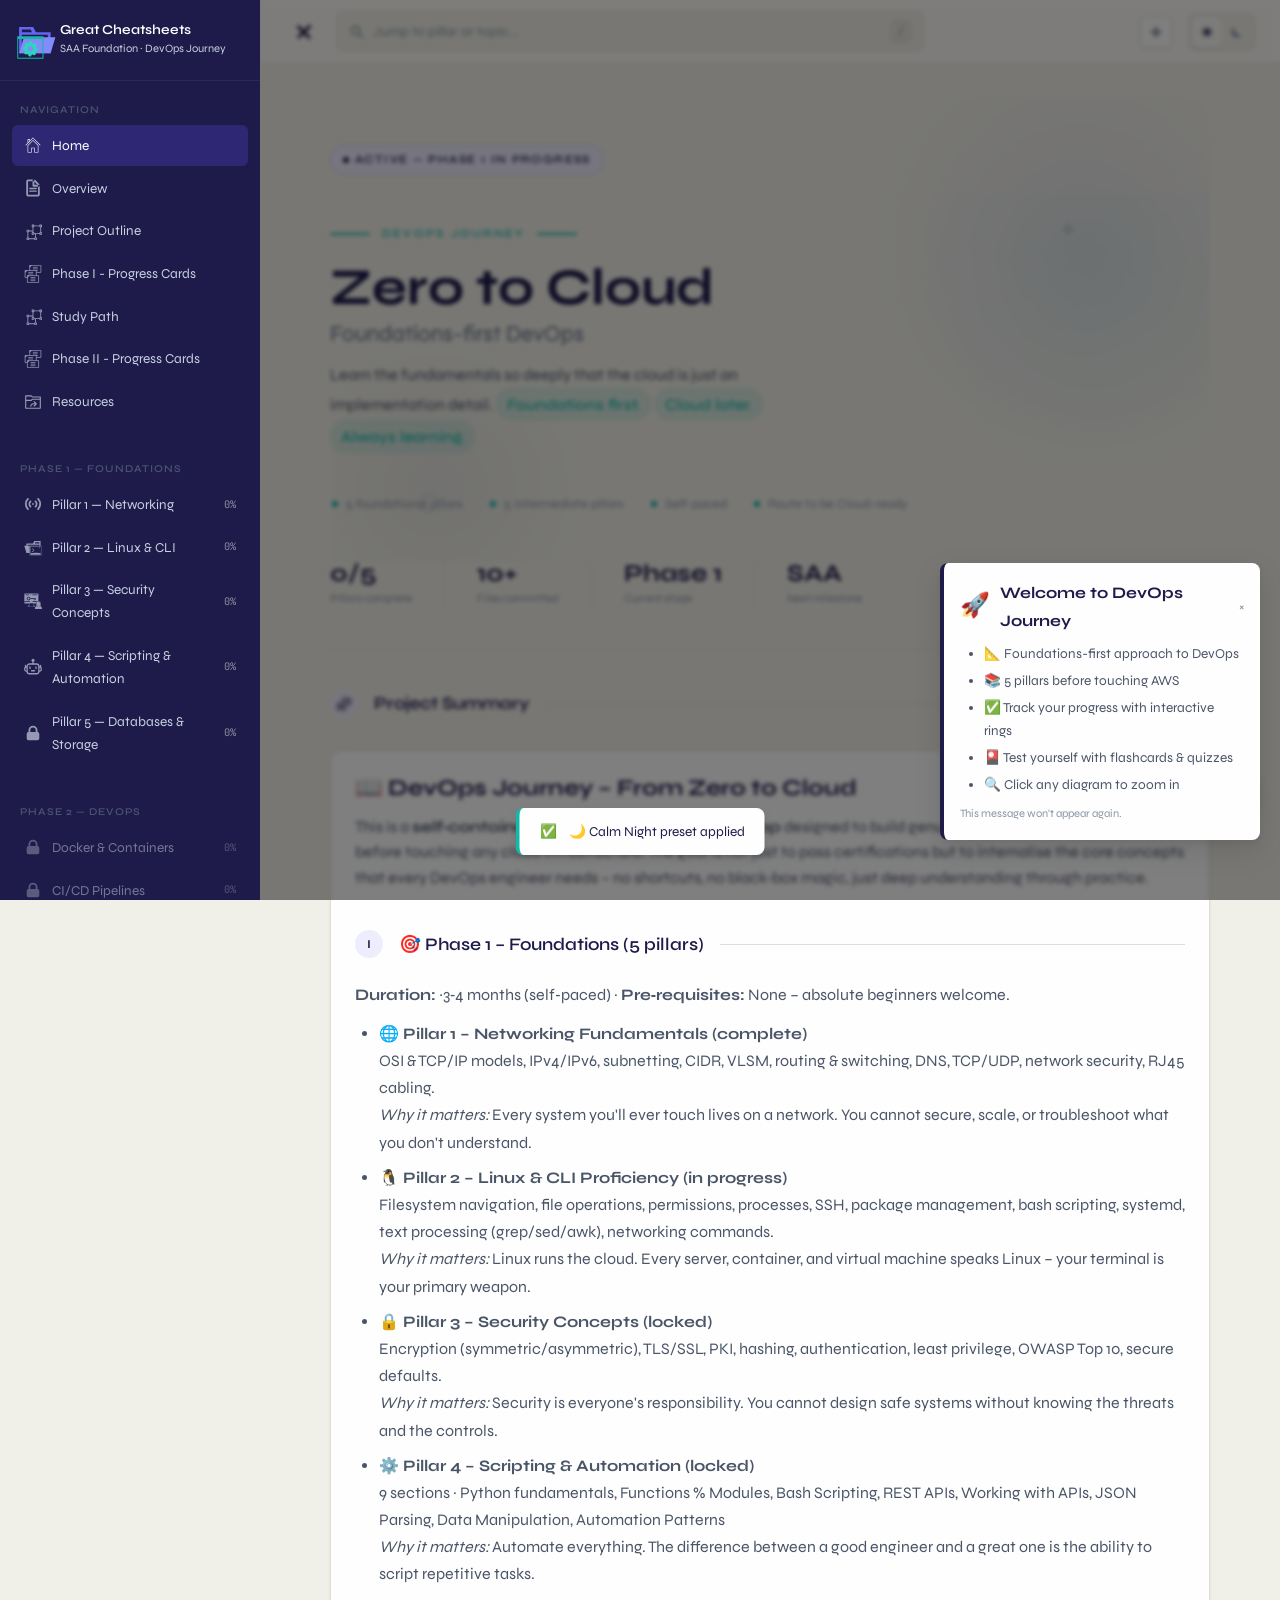
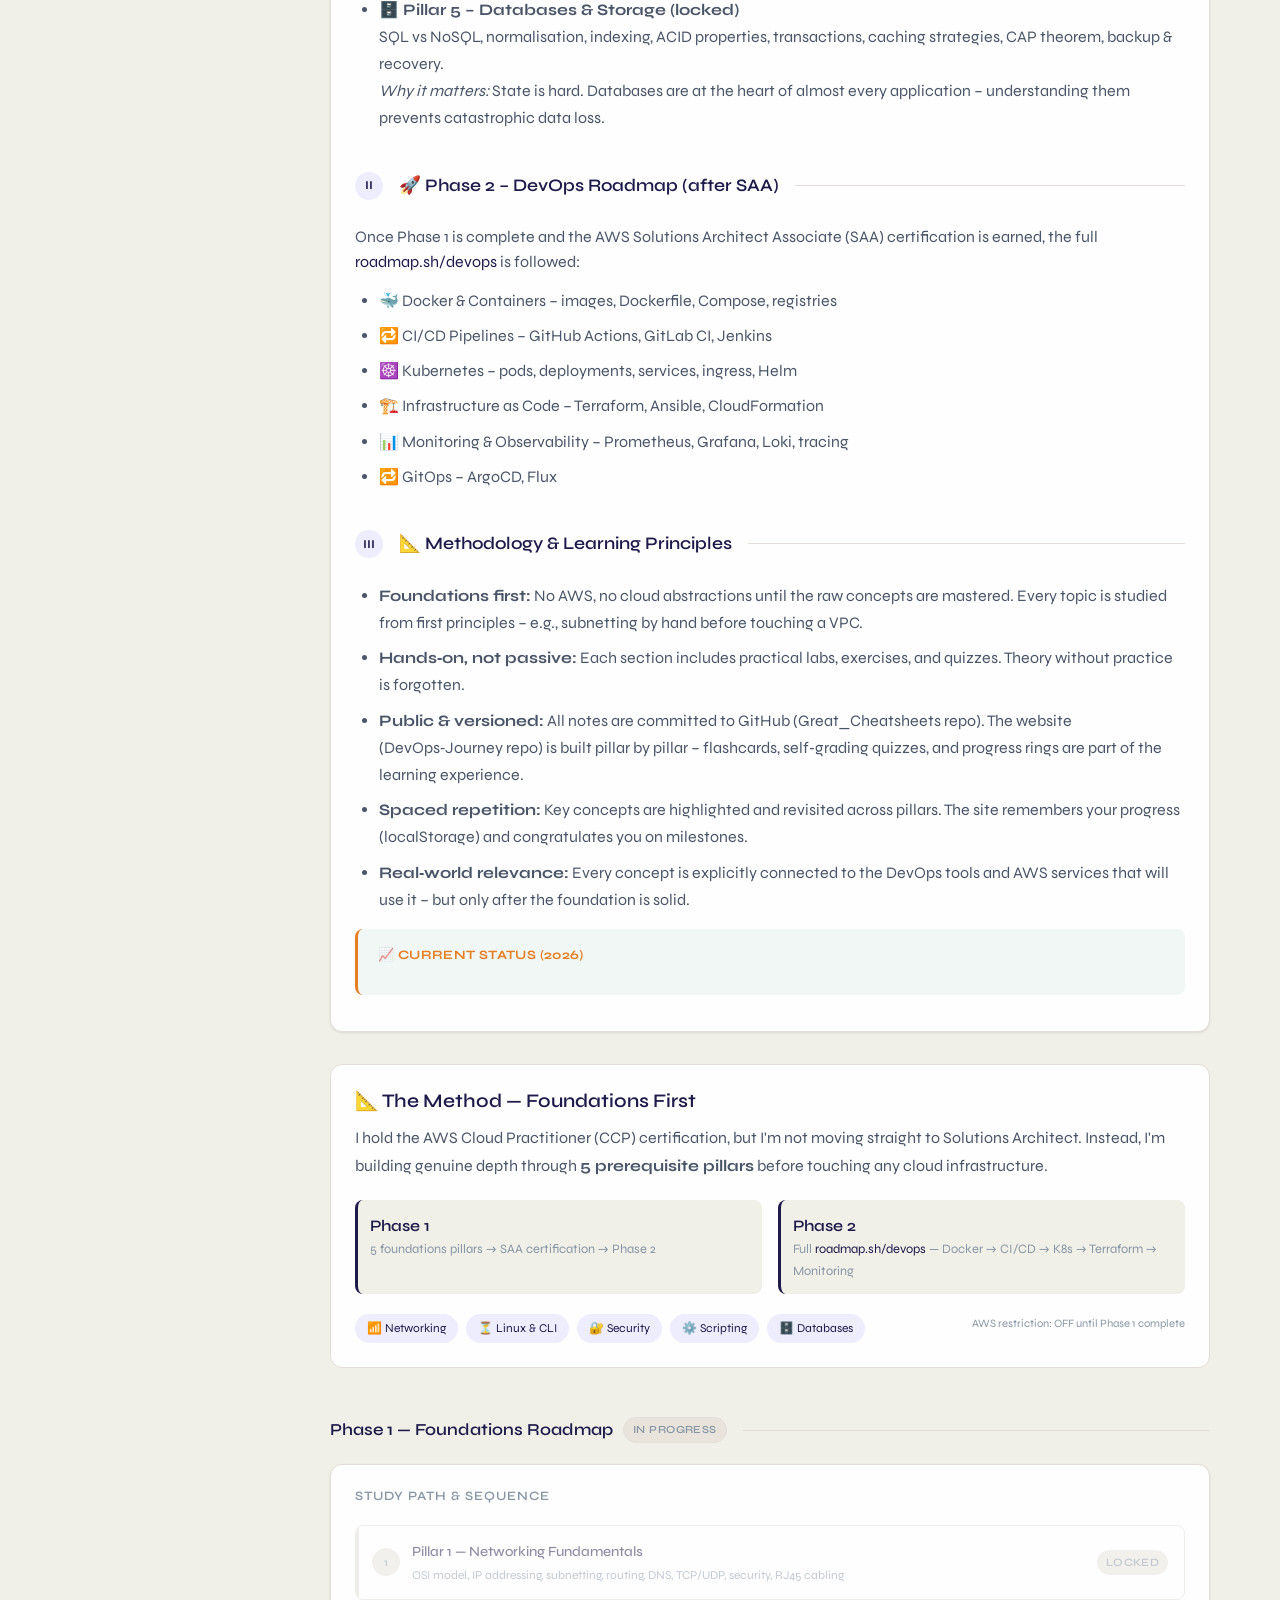
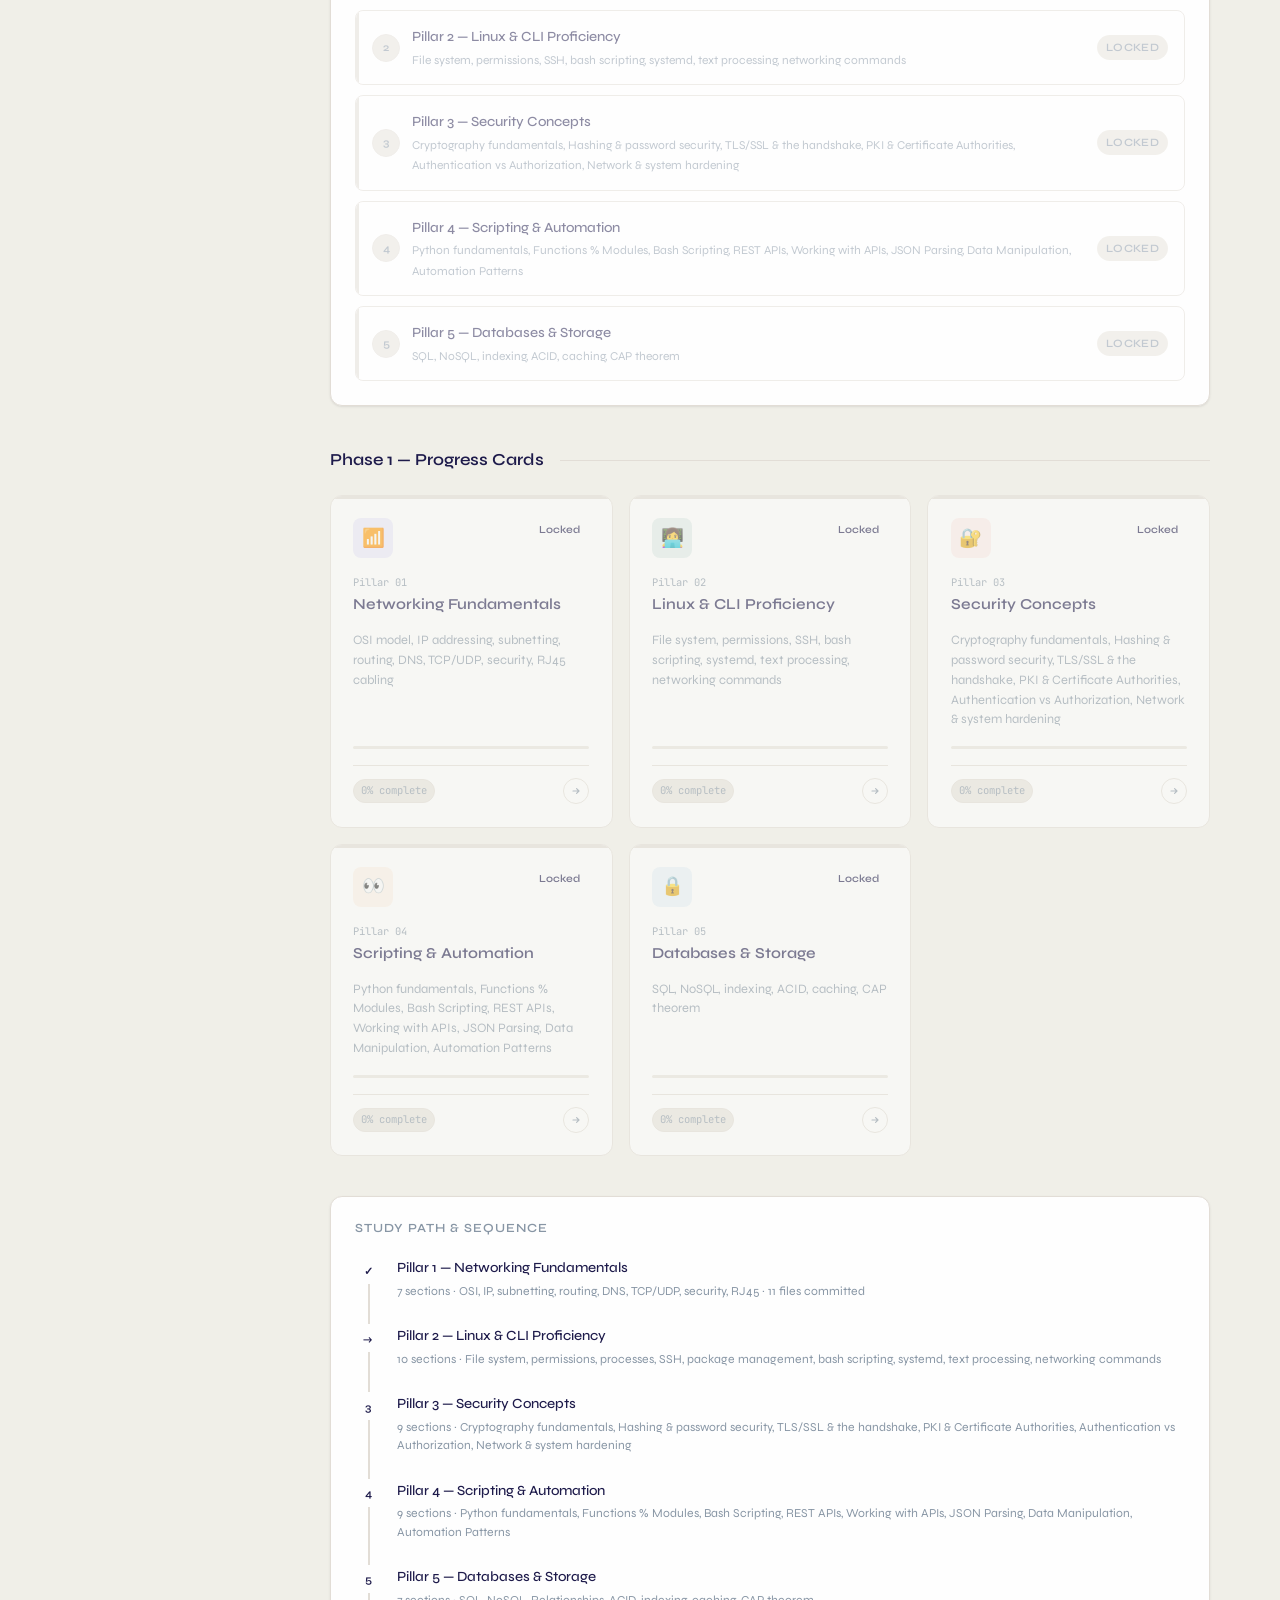
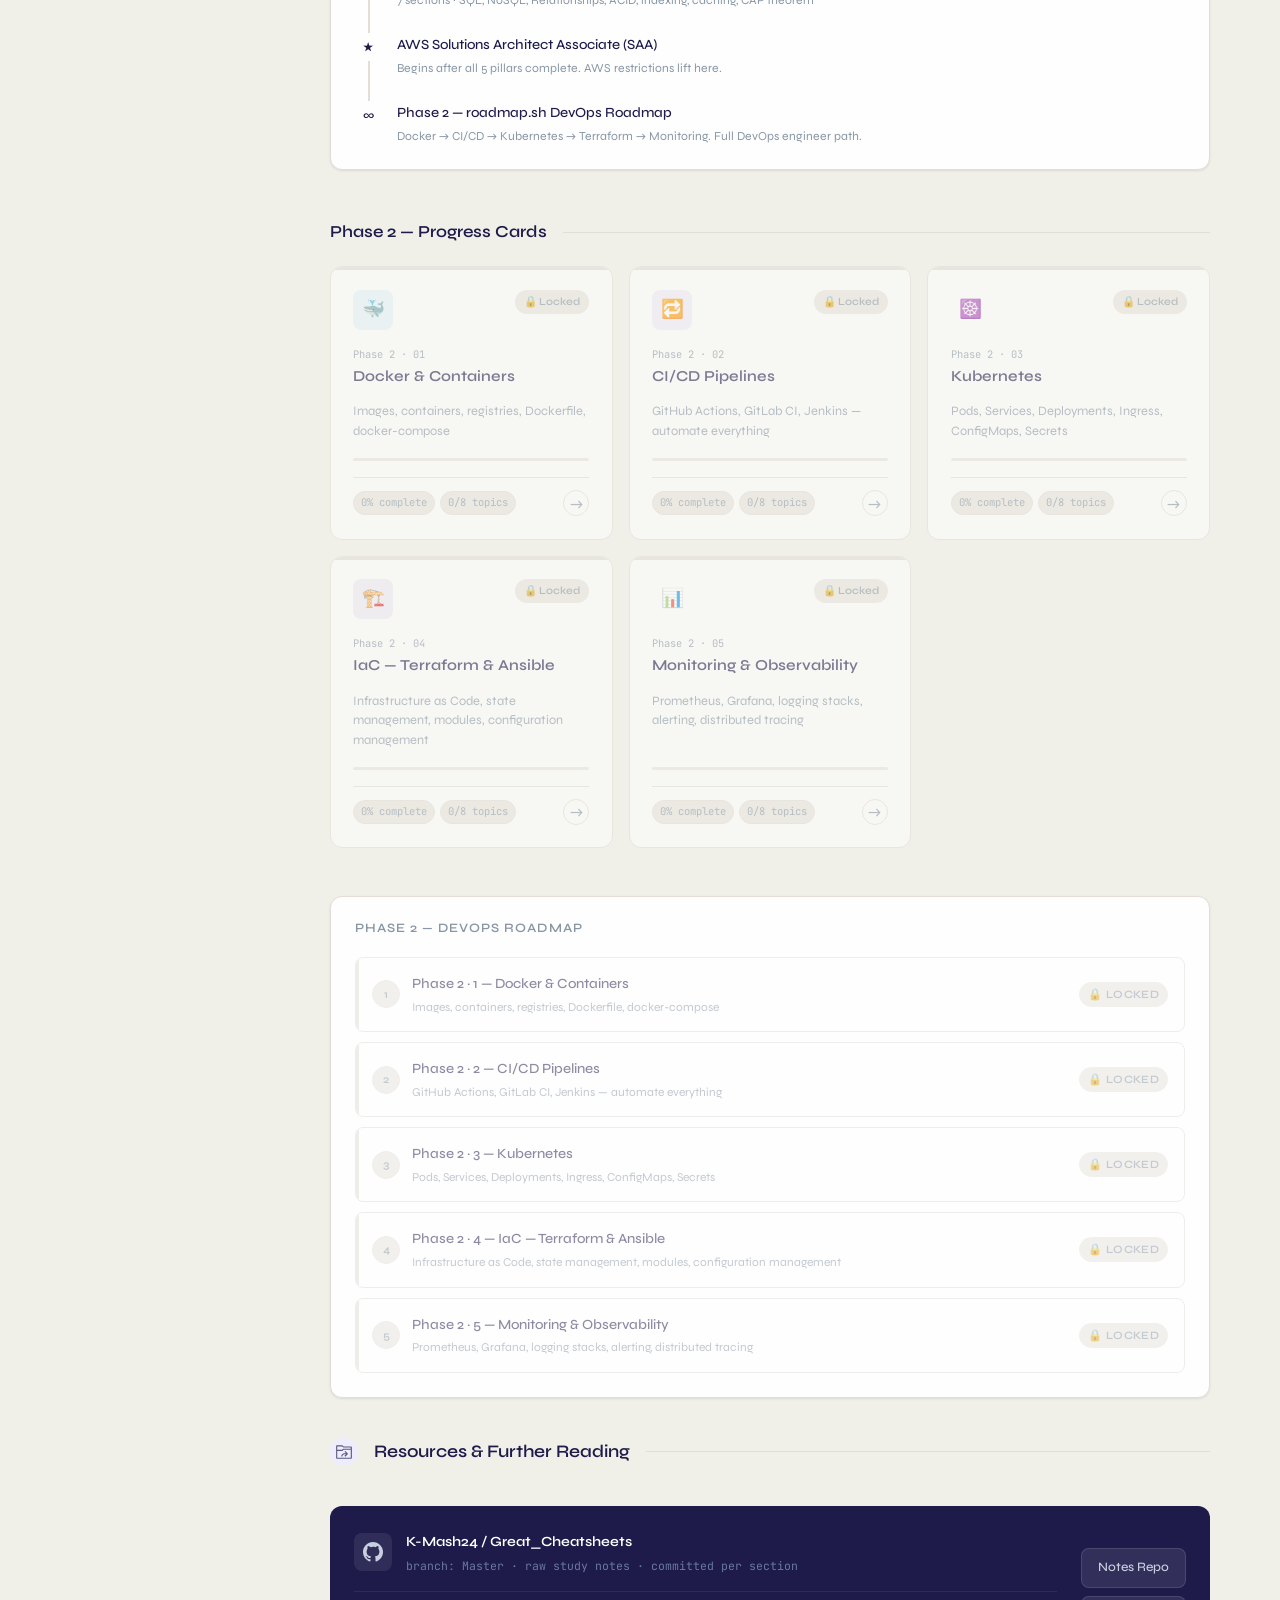
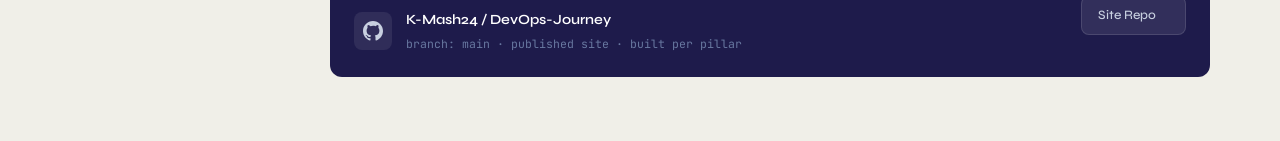
<file: index.html>
<!DOCTYPE html>
<html lang="en" data-theme="light">
<head>
  <meta charset="UTF-8" />
  <meta name="viewport" content="width=device-width, initial-scale=1.0" />
  <meta name="description" content="DevOps Journey from Zero to Cloud — structured self-study roadmap for AWS Solutions Architect Associate (SAA) and full DevOps roadmap. Foundations-first approach: 5 pillars before touching AWS." />
  <title>Great Cheatsheets — DevOps Journey</title>
  <link rel="stylesheet" href="style.css" />
  <link rel="preconnect" href="https://fonts.googleapis.com" />
  <link rel="icon" type="image/svg+xml" href="img/favicon.svg"/>
  <link href="https://fonts.googleapis.com/css2?family=JetBrains+Mono:wght@400;500&family=Syne:wght@400;500;600;700&family=DM+Sans:ital,opsz,wght@0,9..40,300;0,9..40,400;0,9..40,500;1,9..40,300&display=swap" rel="stylesheet" />
  <link rel="preload" href="style.css" as="style" />
  <link rel="preload" href="js/global.js" as="script" />
  <link rel="preconnect" href="https://fonts.gstatic.com" crossorigin />
  <!-- PWA & Mobile -->
  <link rel="manifest" href="/DevOps-Journey/manifest.json">
  <meta name="theme-color" content="#5346d4">
  <meta name="mobile-web-app-capable" content="yes">
  <meta name="apple-mobile-web-app-status-bar-style" content="black-translucent">
  <meta name="apple-mobile-web-app-title" content="DevOps Journey">
  <link rel="apple-touch-icon" href="/img/Logo.svg">
</head>
<body>

  <!-- Starry Background Container -->
<canvas id="starCanvas" aria-hidden="true"></canvas>

<div class="app-shell">

  <!-- ======================= SIDEBAR ======================= -->
  <aside class="sidebar" id="sidebar">
    <div class="sidebar-logo">
      <a href="#home" class="logo-mark" aria-label="Home">
        <div class="logo-icon" aria-hidden="true">
          <img src="img/Logo.svg" alt="Great Cheatsheets Logo">
        </div>
        <div>
          <div class="logo-text">Great Cheatsheets</div>
          <div class="logo-sub">SAA Foundation · DevOps Journey</div>
        </div>
      </a>
    </div>

    <div class="sidebar-section-label">Navigation</div>
    <nav class="sidebar-nav" aria-label="Primary navigation">
      <a class="nav-item active home-link" href="#home">
        <svg 
          class="nav-icon"
          viewBox="0 0 32 32" 
          fill="currentColor"
          xmlns="http://www.w3.org/2000/svg"
          aria-hidden="true"
        >
          <path d="m16 2.672-5.331 5.331V5.87H6.404v6.398l-3.755 3.755.754.754L16 4.18l12.597 12.597.754-.754zM7.47 6.937h2.132v2.132l-2.133 2.133V6.937zM6.404 16.533v12.795h7.464v-7.464h4.265v7.464h7.464V16.533l-9.596-9.596-9.596 9.596zM24.53 28.262h-5.331v-7.464h-6.398v7.464H7.47V16.975L16 8.445l8.53 8.53z"/>
        </svg>
        Home
      </a>
      <a class="nav-item" href="#s1">
        <svg 
          class="nav-icon"
          viewBox="0 0 20 20" 
          fill="currentColor"
          xmlns="http://www.w3.org/2000/svg"
          aria-hidden="true"
        >
          <path d="M6.5 11.25a.75.75 0 0 1 0-1.5h7a.75.75 0 0 1 0 1.5zm0 3a.75.75 0 0 1 0-1.5h7a.75.75 0 0 1 0 1.5z M11.185.5H4.5a2 2 0 0 0-2 2v15a2 2 0 0 0 2 2h11a2 2 0 0 0 2-2V7.202a2 2 0 0 0-.526-1.352l-4.315-4.702A2 2 0 0 0 11.185.5M4.5 17.5v-15h6.685L15.5 7.202V17.5z M11.5 6.5h5a1 1 0 1 1 0 2h-6a1 1 0 0 1-1-1v-6a1 1 0 0 1 2 0z"/>
        </svg>
        Overview
      </a>
      <a class="nav-item" href="#s2">
        <svg 
              class="nav-icon"
              viewBox="0 0 21 21" 
              fill="currentColor"
              xmlns="http://www.w3.org/2000/svg"
              aria-hidden="true"
            >
              <path d="M10,10 L10,6 L9.5,6 C9.22385763,6 9,5.77614237 9,5.5 L9,3.5 C9,3.22385763 9.22385763,3 9.5,3 L11.5,3 C11.7761424,3 12,3.22385763 12,3.5 L12,4 L18,4 L18,3.5 C18,3.22385763 18.2238576,3 18.5,3 L20.5,3 C20.7761424,3 21,3.22385763 21,3.5 L21,5.5 C21,5.77614237 20.7761424,6 20.5,6 L20,6 L20,12 L20.5,12 C20.7761424,12 21,12.2238576 21,12.5 L21,14.5 C21,14.7761424 20.7761424,15 20.5,15 L18.5,15 C18.2238576,15 18,14.7761424 18,14.5 L18,14 L14,14 L14,18 L14.5,18 C14.7761424,18 15,18.2238576 15,18.5 L15,20.5 C15,20.7761424 14.7761424,21 14.5,21 L12.5,21 C12.2238576,21 12,20.7761424 12,20.5 L12,20 L6,20 L6,20.5 C6,20.7761424 5.77614237,21 5.5,21 L3.5,21 C3.22385763,21 3,20.7761424 3,20.5 L3,18.5 C3,18.2238576 3.22385763,18 3.5,18 L4,18 L4,12 L3.5,12 C3.22385763,12 3,11.7761424 3,11.5 L3,9.5 C3,9.22385763 3.22385763,9 3.5,9 L5.5,9 C5.77614237,9 6,9.22385763 6,9.5 L6,10 L10,10 Z M10,11 L6,11 L6,11.5 C6,11.7761424 5.77614237,12 5.5,12 L5,12 L5,18 L5.5,18 C5.77614237,18 6,18.2238576 6,18.5 L6,19 L12,19 L12,18.5 C12,18.2238576 12.2238576,18 12.5,18 L13,18 L13,14 L12,14 L12,14.5 C12,14.7761424 11.7761424,15 11.5,15 L9.5,15 C9.22385763,15 9,14.7761424 9,14.5 L9,12.5 C9,12.2238576 9.22385763,12 9.5,12 L10,12 L10,11 Z M11,6 L11,12 L11.5,12 C11.7761424,12 12,12.2238576 12,12.5 L12,13 L18,13 L18,12.5 C18,12.2238576 18.2238576,12 18.5,12 L19,12 L19,6 L18.5,6 C18.2238576,6 18,5.77614237 18,5.5 L18,5 L12,5 L12,5.5 C12,5.77614237 11.7761424,6 11.5,6 L11,6 Z M10,4 L10,5 L11,5 L11,4 L10,4 Z M19,4 L19,5 L20,5 L20,4 L19,4 Z M19,13 L19,14 L20,14 L20,13 L19,13 Z M10,13 L10,14 L11,14 L11,13 L10,13 Z M4,10 L4,11 L5,11 L5,10 L4,10 Z M4,19 L4,20 L5,20 L5,19 L4,19 Z M13,19 L13,20 L14,20 L14,19 L13,19 Z"/>
            </svg>
        Project Outline
      </a>
      <a class="nav-item" href="#s3">
        <svg xmlns="http://www.w3.org/2000/svg" viewBox="0 0 482.93 482.93" xml:space="preserve" class="nav-icon">
          <path style="fill:currentcolor" d="M91.165 336.01v-52.16h61.8l-30.9 30.9-30.9 30.9z"/>
          <path style="fill:currentcolor" d="m214.815 10-30.9 30.9-30.9 30.9h-.3V10z"/>
          <path style="fill:currentcolor" d="m91.425 146.93-30.9 30.9-30.9 30.9v-61.8z"/>
          <path style="fill:none" d="M330.215 146.93h-177.5V71.8h.3l30.9-30.9 30.9-30.9h238.49v189.08h-123.09z"/>
          <path style="fill:none" d="m60.525 177.83 30.9-30.9h238.79v136.92H91.165v52.16h-61.54V208.73z"/>
          <path style="fill:none" d="m122.065 314.75 30.9-30.9h238.79v189.08H91.165V345.65z"/>
          <path style="fill:none;stroke:none;stroke-width:20;stroke-linecap:round;stroke-linejoin:round;stroke-miterlimit:10" d="m214.815 10-30.9 30.9-30.9 30.9m-61.59 75.13-30.9 30.9-30.9 30.9m123.34 75.12-30.9 30.9-30.9 30.9m-30.64-145.32v-22.5h22.5M183.915 63.4V40.9h22.49m-84.34 296.35v-22.5h22.5"/>
          <path style="fill:none;stroke:currentcolor;stroke-width:20;stroke-linejoin:round;stroke-miterlimit:10" d="M249.005 146.93H29.625v189.08h61.55m239.04-52.16V146.93"/>
          <path style="fill:none;stroke:currentcolor;stroke-width:20;stroke-linejoin:round;stroke-miterlimit:10" d="M330.215 199.08h123.09V10h-300.59v136.93m-61.55 198.72v127.28h300.59V283.85H91.165v52.16z"/>
          <path style="fill:none;stroke:currentcolor;stroke-width:20;stroke-linecap:round;stroke-linejoin:round;stroke-miterlimit:10" d="M249.005 62.15h108m-108 42.39h108m-108 42.39h108m-231.09 52.15h108m-108 42.39h108M187.465 336h107.99m-107.99 42.39h107.99m-107.99 42.39h107.99"/>
        </svg>
        Phase I - Progress Cards
      <a class="nav-item" href="#s4">
        <svg 
              class="nav-icon"
              viewBox="0 0 21 21" 
              fill="currentColor"
              xmlns="http://www.w3.org/2000/svg"
              aria-hidden="true"
            >
              <path d="M10,10 L10,6 L9.5,6 C9.22385763,6 9,5.77614237 9,5.5 L9,3.5 C9,3.22385763 9.22385763,3 9.5,3 L11.5,3 C11.7761424,3 12,3.22385763 12,3.5 L12,4 L18,4 L18,3.5 C18,3.22385763 18.2238576,3 18.5,3 L20.5,3 C20.7761424,3 21,3.22385763 21,3.5 L21,5.5 C21,5.77614237 20.7761424,6 20.5,6 L20,6 L20,12 L20.5,12 C20.7761424,12 21,12.2238576 21,12.5 L21,14.5 C21,14.7761424 20.7761424,15 20.5,15 L18.5,15 C18.2238576,15 18,14.7761424 18,14.5 L18,14 L14,14 L14,18 L14.5,18 C14.7761424,18 15,18.2238576 15,18.5 L15,20.5 C15,20.7761424 14.7761424,21 14.5,21 L12.5,21 C12.2238576,21 12,20.7761424 12,20.5 L12,20 L6,20 L6,20.5 C6,20.7761424 5.77614237,21 5.5,21 L3.5,21 C3.22385763,21 3,20.7761424 3,20.5 L3,18.5 C3,18.2238576 3.22385763,18 3.5,18 L4,18 L4,12 L3.5,12 C3.22385763,12 3,11.7761424 3,11.5 L3,9.5 C3,9.22385763 3.22385763,9 3.5,9 L5.5,9 C5.77614237,9 6,9.22385763 6,9.5 L6,10 L10,10 Z M10,11 L6,11 L6,11.5 C6,11.7761424 5.77614237,12 5.5,12 L5,12 L5,18 L5.5,18 C5.77614237,18 6,18.2238576 6,18.5 L6,19 L12,19 L12,18.5 C12,18.2238576 12.2238576,18 12.5,18 L13,18 L13,14 L12,14 L12,14.5 C12,14.7761424 11.7761424,15 11.5,15 L9.5,15 C9.22385763,15 9,14.7761424 9,14.5 L9,12.5 C9,12.2238576 9.22385763,12 9.5,12 L10,12 L10,11 Z M11,6 L11,12 L11.5,12 C11.7761424,12 12,12.2238576 12,12.5 L12,13 L18,13 L18,12.5 C18,12.2238576 18.2238576,12 18.5,12 L19,12 L19,6 L18.5,6 C18.2238576,6 18,5.77614237 18,5.5 L18,5 L12,5 L12,5.5 C12,5.77614237 11.7761424,6 11.5,6 L11,6 Z M10,4 L10,5 L11,5 L11,4 L10,4 Z M19,4 L19,5 L20,5 L20,4 L19,4 Z M19,13 L19,14 L20,14 L20,13 L19,13 Z M10,13 L10,14 L11,14 L11,13 L10,13 Z M4,10 L4,11 L5,11 L5,10 L4,10 Z M4,19 L4,20 L5,20 L5,19 L4,19 Z M13,19 L13,20 L14,20 L14,19 L13,19 Z"/>
            </svg>
        Study Path
      </a>
      <a class="nav-item" href="#s5">
        <svg xmlns="http://www.w3.org/2000/svg" viewBox="0 0 482.93 482.93" xml:space="preserve" class="nav-icon">
          <path style="fill:currentcolor" d="M91.165 336.01v-52.16h61.8l-30.9 30.9-30.9 30.9z"/>
          <path style="fill:currentcolor" d="m214.815 10-30.9 30.9-30.9 30.9h-.3V10z"/>
          <path style="fill:currentcolor" d="m91.425 146.93-30.9 30.9-30.9 30.9v-61.8z"/>
          <path style="fill:none" d="M330.215 146.93h-177.5V71.8h.3l30.9-30.9 30.9-30.9h238.49v189.08h-123.09z"/>
          <path style="fill:none" d="m60.525 177.83 30.9-30.9h238.79v136.92H91.165v52.16h-61.54V208.73z"/>
          <path style="fill:none" d="m122.065 314.75 30.9-30.9h238.79v189.08H91.165V345.65z"/>
          <path style="fill:none;stroke:none;stroke-width:20;stroke-linecap:round;stroke-linejoin:round;stroke-miterlimit:10" d="m214.815 10-30.9 30.9-30.9 30.9m-61.59 75.13-30.9 30.9-30.9 30.9m123.34 75.12-30.9 30.9-30.9 30.9m-30.64-145.32v-22.5h22.5M183.915 63.4V40.9h22.49m-84.34 296.35v-22.5h22.5"/>
          <path style="fill:none;stroke:currentcolor;stroke-width:20;stroke-linejoin:round;stroke-miterlimit:10" d="M249.005 146.93H29.625v189.08h61.55m239.04-52.16V146.93"/>
          <path style="fill:none;stroke:currentcolor;stroke-width:20;stroke-linejoin:round;stroke-miterlimit:10" d="M330.215 199.08h123.09V10h-300.59v136.93m-61.55 198.72v127.28h300.59V283.85H91.165v52.16z"/>
          <path style="fill:none;stroke:currentcolor;stroke-width:20;stroke-linecap:round;stroke-linejoin:round;stroke-miterlimit:10" d="M249.005 62.15h108m-108 42.39h108m-108 42.39h108m-231.09 52.15h108m-108 42.39h108M187.465 336h107.99m-107.99 42.39h107.99m-107.99 42.39h107.99"/>
        </svg>
        Phase II - Progress Cards
      </a>
      <a class="nav-item" href="#resources">
        <svg 
              class="nav-icon"
              viewBox="0 0 16 16" 
              fill="currentColor"
              xmlns="http://www.w3.org/2000/svg"
              aria-hidden="true"
            >
              <path fill-rule="evenodd" clip-rule="evenodd" d="M7.71 3h6.79l.51.5v10l-.5.5h-13l-.5-.5v-11l.5-.5h5l.35.15.85.85zm6.28 10v-1.51l.01-4v-1.5H7.7l-.86.86-.35.15H2v6h11.99zm-6.5-8h6.5l.01-.99H7.5l-.36-.15-.85-.85H2v3h4.28l.86-.86.35-.15zm2.29 4.07L8.42 7.7l.74-.69 2.22 2.22v.71l-2.29 2.21-.7-.72 1.4-1.35H8.42a2 2 0 0 0-1.35.61A1.8 1.8 0 0 0 6.54 12h-1a2.76 2.76 0 0 1 .81-2 3 3 0 0 1 2-.93h1.43z"/>
            </svg>
        Resources
      </a>      
    </nav>

    <div class="sidebar-section-label">Phase 1 — Foundations</div>
    <nav class="sidebar-nav" aria-label="Phase 1 pillars">
      <!-- Pillar 1: Networking -->
      <a class="nav-item" href="html/networking.html" data-pillar="networking">
        <svg class="nav-icon" viewBox="0 0 20 20" fill="currentColor" aria-hidden="true"><path fill-rule="evenodd" d="M5.05 3.636a1 1 0 010 1.414 7 7 0 000 9.9 1 1 0 11-1.414 1.414 9 9 0 010-12.728 1 1 0 011.414 0zm9.9 0a1 1 0 011.414 0 9 9 0 010 12.728 1 1 0 11-1.414-1.414 7 7 0 000-9.9 1 1 0 010-1.414zM7.879 6.464a1 1 0 010 1.414 3 3 0 000 4.243 1 1 0 11-1.415 1.414 5 5 0 010-7.07 1 1 0 011.415 0zm4.242 0a1 1 0 011.415 0 5 5 0 010 7.072 1 1 0 01-1.415-1.415 3 3 0 000-4.242 1 1 0 010-1.415zM10 9a1 1 0 011 1v.01a1 1 0 11-2 0V10a1 1 0 011-1z" clip-rule="evenodd"/></svg>
        Pillar 1 — Networking
        <span class="pillar-progress-percent" data-pillar-progress="networking">0%</span>
      </a>
      <!-- Pillar 2: Linux -->
      <a class="nav-item" href="html/linux.html" data-pillar="linux">
        <svg 
          class="nav-icon"
          viewBox="0 0 32 32" 
          fill="currentColor"
          xmlns="http://www.w3.org/2000/svg"
          aria-hidden="true"
        >
          <path d="M27.4,5.5H18.2L16.1,9.7H4.3v4H.5L4.3,26.5H29.5V5.5ZM20.2,7.6h7.1V9.7H19.2Zm5.5,6.1H6.6V11.8H27.4v7.626ZM31,14V31H10V14ZM10.5,14.5v16h20v-16ZM29.54,29.593H11.44V15.407H29.56V29.593ZM13.96,24.527l.68.622L18.5,21.7l-3.92-3.484-.68.6,3.24,2.88Zm4.54,1.031h6v.711h-6Z"/>
        </svg>
        Pillar 2 — Linux & CLI
        <span class="pillar-progress-percent" data-pillar-progress="linux">0%</span>
      </a>
      <!-- Pillar 3: Security (disabled until page exists) -->
      <a class="nav-item" href="html/security.html" data-pillar="security">
        <svg 
          class="nav-icon" 
          viewBox="0 0 512 512" 
          fill="currentColor" 
          xmlns="http://www.w3.org/2000/svg" 
          aria-hidden="true"
        > 
          <path d="M409.52 270.851v17.538c0 19.221-15.578 34.8-34.789 34.8H45.052c-19.211 0-34.789-15.578-34.789-34.8v-17.538zm0-198.423v198.423H10.262V72.428c0-19.211 15.578-34.789 34.789-34.789H374.73c19.212-.001 34.79 15.578 34.79 34.789M272.698 403.935h-125.61c9.795-26.75 14.199-54 14.45-80.749h96.708c.254 26.75 4.656 53.999 14.452 80.749m159.979 1.365h-44.7c-38.141 0-69.061 30.919-69.061 69.061h182.821c.001-38.14-30.919-69.061-69.06-69.061m-22.35 9.076c-33.007 0-59.765-26.757-59.765-59.764v-31.2c0-33.007 26.757-59.764 59.764-59.764s59.764 26.757 59.764 59.764v31.2c.002 33.007-26.757 59.764-59.763 59.764m-41.852-345.95H246.688c-5.667 0-10.262 4.594-10.262 10.262s4.595 10.262 10.262 10.262h121.787c5.667 0 10.262-4.594 10.262-10.262 0-5.667-4.596-10.262-10.262-10.262M185.236 88.951h4.105c5.667 0 10.262-4.594 10.262-10.262s-4.595-10.262-10.262-10.262h-4.105c-5.667 0-10.262 4.594-10.262 10.262-.001 5.668 4.595 10.262 10.262 10.262m-43.615-10.262c0-5.668-4.595-10.262-10.262-10.262H51.312c-5.667 0-10.262 4.594-10.262 10.262s4.595 10.262 10.262 10.262h80.046c5.667 0 10.263-4.595 10.263-10.262m182.939 98.793H178.046c-4.768-23.393-25.499-41.049-50.279-41.049-28.293 0-51.312 23.018-51.312 51.312s23.019 51.312 51.312 51.312c24.78 0 45.512-17.656 50.279-41.049h97.768v30.787c0 5.668 4.595 10.262 10.262 10.262s10.262-4.594 10.262-10.262v-30.787h17.959v17.104c0 5.668 4.595 10.262 10.262 10.262s10.262-4.594 10.262-10.262v-27.367c.001-5.669-4.594-10.263-10.261-10.263m-196.793 41.049c-16.976 0-30.787-13.811-30.787-30.787s13.811-30.787 30.787-30.787 30.787 13.811 30.787 30.787-13.811 30.787-30.787 30.787m334.969 182.452c10.949-12.361 17.616-28.598 17.616-46.371v-31.2c0-35.405-26.416-64.737-60.571-69.371V72.428c0-24.842-20.21-45.052-45.051-45.052H45.052C20.21 27.376 0 47.586 0 72.428v215.961c0 24.847 20.21 45.062 45.052 45.062h105.906c-1.08 20.814-4.832 40.999-11.177 60.222h-26.338c-5.667 0-10.262 4.594-10.262 10.262s4.595 10.262 10.262 10.262h192.902c5.667 0 10.262-4.594 10.262-10.262s-4.595-10.262-10.262-10.262h-26.337c-6.345-19.224-10.098-39.41-11.177-60.222h71.47v21.161c0 17.772 6.667 34.009 17.616 46.371-28.872 11.869-49.263 40.278-49.263 73.379 0 5.668 4.595 10.262 10.262 10.262h182.822c5.667 0 10.262-4.594 10.262-10.262 0-33.102-20.39-61.51-49.264-73.379m-2.908-77.572v31.2c0 27.296-22.207 49.502-49.502 49.502s-49.502-22.206-49.502-49.501v-31.2c0-27.296 22.207-49.502 49.502-49.502 27.295.001 49.502 22.207 49.502 49.501M20.525 72.428c0-13.524 11.003-24.527 24.527-24.527H374.73c13.524 0 24.526 11.002 24.526 24.527v181.841a69.5 69.5 0 0 0-19.824 6.32H20.525zm0 215.961v-7.276h334.041c-6.936 9.122-11.695 19.985-13.479 31.813H45.052c-13.524 0-24.527-11.007-24.527-24.537m237.951 34.856h-97.167c5.793-19.342 9.21-39.513 10.201-60.222h76.766c.99 20.709 4.406 40.877 10.2 60.222m71.599 70.426c4.271-24.169 23.359-43.287 47.51-47.613 9.778 5.195 20.92 8.151 32.742 8.151s22.964-2.957 32.742-8.151c24.15 4.326 43.237 23.444 47.51 47.613"/>
        </svg>
        Pillar 3 — Security Concepts
        <span class="pillar-progress-percent" data-pillar-progress="security">0%</span>
      </a>
      <a class="nav-item" href="html/scripting.html" data-pillar="scripting">
          <svg 
            class="nav-icon" 
            viewBox="0 0 24 24" 
            fill="none" 
            xmlns="http://www.w3.org/2000/svg">
            <path d="M4.2 18v-7a3 3 0 0 1 3-3h9.6a3 3 0 0 1 3 3v7a3 3 0 0 1-3 3H7.2a3 3 0 0 1-3-3Z" stroke="currentcolor" stroke-width="1.7"/>
            <path d="M12 5v3" stroke="currentcolor" stroke-width="1.7" stroke-linecap="round"/>
            <path d="M20 12h1a2 2 0 0 1 2 2v1.446a2 2 0 0 1-1.257 1.857L20 18M4 12H3a2 2 0 0 0-2 2v1.446a2 2 0 0 0 1.257 1.857L4 18" stroke="currentcolor" stroke-width="1.7"/>
            <path fill-rule="evenodd" clip-rule="evenodd" d="M16 11.15c.47 0 .85.38.85.85v2a.85.85 0 1 1-1.7 0v-2c0-.47.38-.85.85-.85m-8 0c.47 0 .85.38.85.85v2a.85.85 0 0 1-1.7 0v-2c0-.47.38-.85.85-.85" fill="currentcolor"/>
            <circle cx="12" cy="3" r="2" fill="currentcolor"/>
            <path d="M10 17h4m8-5v-2M2 12v-2" stroke="currentcolor" stroke-width="1.7" stroke-linecap="round"/>
          </svg>
        Pillar 4 — Scripting & Automation
        <span class="pillar-progress-percent" data-pillar-progress="scripting">0%</span>
      </a>
      <a class="nav-item" href="html/databases.html" data-pillar="databases">
        <svg class="nav-icon" viewBox="0 0 20 20" fill="currentColor" aria-hidden="true"><path fill-rule="evenodd" d="M5 9V7a5 5 0 0110 0v2a2 2 0 012 2v5a2 2 0 01-2 2H5a2 2 0 01-2-2v-5a2 2 0 012-2zm8-2v2H7V7a3 3 0 016 0z" clip-rule="evenodd"/></svg>
        Pillar 5 — Databases & Storage
        <span class="pillar-progress-percent" data-pillar-progress="databases">0%</span>
      </a>
    </nav>

    <div class="sidebar-section-label">Phase 2 — DevOps</div>
    <nav class="sidebar-nav" aria-label="Phase 2 pillars">
      <span class="nav-item disabled" data-phase2="docker" data-disabled="true" onclick="return showComingSoonForPillar(this)">
        <svg class="nav-icon" viewBox="0 0 20 20" fill="currentColor" aria-hidden="true"><path fill-rule="evenodd" d="M5 9V7a5 5 0 0110 0v2a2 2 0 012 2v5a2 2 0 01-2 2H5a2 2 0 01-2-2v-5a2 2 0 012-2zm8-2v2H7V7a3 3 0 016 0z" clip-rule="evenodd"/></svg>
        Docker & Containers
        <span class="pillar-progress-percent" data-phase2-progress="docker">0%</span>
      </span>
      <span class="nav-item disabled" data-phase2="cicd" data-disabled="true" onclick="return showComingSoonForPillar(this)">
        <svg class="nav-icon" viewBox="0 0 20 20" fill="currentColor" aria-hidden="true"><path fill-rule="evenodd" d="M5 9V7a5 5 0 0110 0v2a2 2 0 012 2v5a2 2 0 01-2 2H5a2 2 0 01-2-2v-5a2 2 0 012-2zm8-2v2H7V7a3 3 0 016 0z" clip-rule="evenodd"/></svg>
        CI/CD Pipelines
        <span class="pillar-progress-percent" data-phase2-progress="cicd">0%</span>
      </span>
      <span class="nav-item disabled" data-phase2="kubernetes" data-disabled="true" onclick="return showComingSoonForPillar(this)">
        <svg class="nav-icon" viewBox="0 0 20 20" fill="currentColor" aria-hidden="true"><path fill-rule="evenodd" d="M5 9V7a5 5 0 0110 0v2a2 2 0 012 2v5a2 2 0 01-2 2H5a2 2 0 01-2-2v-5a2 2 0 012-2zm8-2v2H7V7a3 3 0 016 0z" clip-rule="evenodd"/></svg>
        Kubernetes
        <span class="pillar-progress-percent" data-phase2-progress="kubernetes">0%</span>
      </span>
      <span class="nav-item disabled" data-phase2="terraform" data-disabled="true" onclick="return showComingSoonForPillar(this)">
        <svg class="nav-icon" viewBox="0 0 20 20" fill="currentColor" aria-hidden="true"><path fill-rule="evenodd" d="M5 9V7a5 5 0 0110 0v2a2 2 0 012 2v5a2 2 0 01-2 2H5a2 2 0 01-2-2v-5a2 2 0 012-2zm8-2v2H7V7a3 3 0 016 0z" clip-rule="evenodd"/></svg>
        IaC — Terraform
        <span class="pillar-progress-percent" data-phase2-progress="terraform">0%</span>
      </span>
      <span class="nav-item disabled" data-phase2="monitoring" data-disabled="true" onclick="return showComingSoonForPillar(this)">
        <svg class="nav-icon" viewBox="0 0 20 20" fill="currentColor" aria-hidden="true"><path fill-rule="evenodd" d="M5 9V7a5 5 0 0110 0v2a2 2 0 012 2v5a2 2 0 01-2 2H5a2 2 0 01-2-2v-5a2 2 0 012-2zm8-2v2H7V7a3 3 0 016 0z" clip-rule="evenodd"/></svg>
        Monitoring & Observability
        <span class="pillar-progress-percent" data-phase2-progress="monitoring">0%</span>
      </span>
    </nav>

    <div class="sidebar-footer">
      <div class="sidebar-footer-text">
        <div>github.com/K-Mash24/Great_Cheatsheets</div>
        <div>github.com/K-Mash24/DevOps-Journey</div>
        <button id="resetWelcomeBtn" class="btn btn-secondary btn-sm" style="display: flex;background: none; border-width: medium; border-style: none; border-color: currentcolor; border-image: initial; color: var(--text-sidebar-muted); font-size: 0.65rem; cursor: pointer; text-decoration: underline; justify-content: left;">Reset Welcome Messages</button>
      </div>
    </div>
  </aside>

  <div class="sidebar-overlay" id="sidebarOverlay"></div>

  <!-- ======================= MAIN CONTENT ======================= -->
  <div class="main-content">

    <!-- Top Bar (unchanged) -->
    <header class="topbar">
      <div class="topbar-left">

           <!-- ✅ ANIMATED HAMBURGER - ALWAYS VISIBLE -->
          <button class="hamburger" id="hamburger" aria-label="Toggle sidebar">
            <span class="hamburger-box">
              <span class="hamburger-line"></span>
              <span class="hamburger-line"></span>
              <span class="hamburger-line"></span>
            </span>
          </button>

        <div class="search-bar">
          <svg width="16" height="16" viewBox="0 0 20 20" fill="currentColor" aria-hidden="true"><path fill-rule="evenodd" d="M8 4a4 4 0 100 8 4 4 0 000-8zM2 8a6 6 0 1110.89 3.476l4.817 4.817a1 1 0 01-1.414 1.414l-4.816-4.816A6 6 0 012 8z" clip-rule="evenodd"/></svg>
          <input type="text" class="search-input" id="searchInput" placeholder="Jump to pillar or topic..." autocomplete="off" aria-label="Search" />
          <kbd class="search-shortcut" aria-hidden="true">/</kbd>
        </div>
      </div>
      <div class="topbar-right">
        <div class="theme-toggle" role="group" aria-label="Theme toggle">
          <button class="theme-toggle-btn active" id="lightBtn" aria-label="Light mode" title="Light mode">
            <svg width="14" height="14" viewBox="0 0 20 20" fill="currentColor" aria-hidden="true"><path fill-rule="evenodd" d="M10 2a1 1 0 011 1v1a1 1 0 11-2 0V3a1 1 0 011-1zm4 8a4 4 0 11-8 0 4 4 0 018 0zm-.464 4.95l.707.707a1 1 0 001.414-1.414l-.707-.707a1 1 0 00-1.414 1.414zm2.12-10.607a1 1 0 010 1.414l-.706.707a1 1 0 11-1.414-1.414l.707-.707a1 1 0 011.414 0zM17 11a1 1 0 100-2h-1a1 1 0 100 2h1zm-7 4a1 1 0 011 1v1a1 1 0 11-2 0v-1a1 1 0 011-1zM5.05 6.464A1 1 0 106.465 5.05l-.708-.707a1 1 0 00-1.414 1.414l.707.707zm1.414 8.486l-.707.707a1 1 0 01-1.414-1.414l.707-.707a1 1 0 011.414 1.414zM4 11a1 1 0 100-2H3a1 1 0 000 2h1z" clip-rule="evenodd"/></svg>
          </button>
          <button class="theme-toggle-btn" id="darkBtn" aria-label="Dark mode" title="Dark mode">
            <svg width="14" height="14" viewBox="0 0 20 20" fill="currentColor" aria-hidden="true"><path d="M17.293 13.293A8 8 0 016.707 2.707a8.001 8.001 0 1010.586 10.586z"/></svg>
          </button>
        </div>
      </div>
    </header>

    <!-- Page Body -->
    <main class="page-container" id="main-content">

      <!-- Hero (unchanged) -->
      <section id="home">
        <div class="home-hero">
          <div class="hero-eyebrow"><span class="dot" aria-hidden="true"></span>
            Active — Phase 1 in progress
          </div>          
          <section id="home" class="hero-section">
            <h3>Rendered by Javascript. If you see this message, please enable JavaScript in your browser settings to view the content. Or Hard Refresh your browser (Ctrl+Shift+R or Cmd+Shift+R) to reload the page and re-render the content.</h3>
          </section>
          <div class="hero-stats">
            <div class="hero-stat"><span class="stat-num" id="heroPillarsComplete">0/5</span><span class="stat-label">Pillars complete</span></div>
            <div class="stat-divider" aria-hidden="true"></div>
            <div class="hero-stat"><span class="stat-num">10+</span><span class="stat-label">Files committed</span></div>
            <div class="stat-divider" aria-hidden="true"></div>
            <div class="hero-stat"><span class="stat-num">Phase 1</span><span class="stat-label">Current stage</span></div>
            <div class="stat-divider" aria-hidden="true"></div>
            <div class="hero-stat"><span class="stat-num">SAA</span><span class="stat-label">Next milestone</span></div>
          </div>
        </div>
      </section>

      <div class="section-divider" id="s1">
        <div class="section-number" aria-hidden="true"><svg width="16" height="16" viewBox="0 0 16 16" xmlns="http://www.w3.org/2000/svg" fill="currentColor"><path d="M15 3.5V7.5C15 7.9 14.85 8.28 14.56 8.56C14.28 8.84 13.9 9 13.5 9H11V8.5C11 8.33 10.98 8.16 10.95 8H13.5C13.63 8 13.76 7.95 13.85 7.85C13.95 7.76 14 7.63 14 7.5V3.5C14 3.37 13.95 3.24 13.85 3.15C13.76 3.05 13.63 3 13.5 3H7.5C7.37 3 7.24 3.05 7.15 3.15C7.05 3.24 7 3.37 7 3.5V6H6V3.5C6 3.1 6.16 2.72 6.44 2.44C6.72 2.16 7.1 2 7.5 2H13.5C13.9 2 14.28 2.16 14.56 2.44C14.84 2.72 15 3.1 15 3.5ZM12.5 5C12.776 5 13 4.776 13 4.5C13 4.224 12.776 4 12.5 4H8.5C8.224 4 8 4.224 8 4.5C8 4.776 8.224 5 8.5 5H12.5ZM13 6.5C13 6.22 12.78 6 12.5 6H8.5C9.32 6 10.04 6.39 10.5 7H12.5C12.78 7 13 6.78 13 6.5ZM7.5 9H3.5C3.224 9 3 9.224 3 9.5C3 9.776 3.224 10 3.5 10H7.5C7.776 10 8 9.776 8 9.5C8 9.224 7.776 9 7.5 9ZM7.5 11H3.5C3.224 11 3 11.224 3 11.5C3 11.776 3.224 12 3.5 12H7.5C7.776 12 8 11.776 8 11.5C8 11.224 7.776 11 7.5 11ZM10 8.5V12.5C10 13.327 9.327 14 8.5 14H2.5C1.673 14 1 13.327 1 12.5V8.5C1 7.673 1.673 7 2.5 7H8.5C9.327 7 10 7.673 10 8.5ZM9 8.5C9 8.225 8.775 8 8.5 8H2.5C2.225 8 2 8.225 2 8.5V12.5C2 12.775 2.225 13 2.5 13H8.5C8.775 13 9 12.775 9 12.5V8.5Z"/></svg></div>
        <h2>Project Summary</h2>
      </div>

      <!-- ========== PROJECT OVERVIEW (README style) ========== -->
      <!-- Rendered by JavaScript -->
      <div id="js-overview-container"></div>      
      
      <!-- Method section (unchanged) -->
      <!-- Rendered by JavaScript -->
      <div id="js-method-container"></div>


      <!-- Phase 1 Roadmap Tracker (will be updated by JS) -->
      <div class="phase-header" style="margin-top:3rem;" id="s2">
        <div class="phase-header-left"><span class="phase-label">Phase 1 — Foundations Roadmap</span><span class="phase-tag locked-tag" id="phase1StatusTag">In Progress</span></div>
        <div class="phase-divider" aria-hidden="true"></div>
      </div>
      <div class="roadmap-tracker" aria-labelledby="tracker-heading" id="s4">
        <h3 id="tracker-heading">Study Path & Sequence</h3>
        <div class="roadmap-phases" id="phase1Roadmap"></div>
      </div>

      <!-- Phase 1 Progress Cards -->
      <div class="phase-header"><div class="phase-header-left"><span class="phase-label" id="s3">Phase 1 — Progress Cards</span></div><div class="phase-divider" aria-hidden="true"></div></div>
      <div class="pillars-grid" id="phase1Cards"></div>

      <!-- Study Path Timeline (dynamic) -->
      <div class="study-path">
        <h3>Study Path &amp; Sequence</h3>
        <div class="path-timeline" id="studyPathTimeline">
          <!-- Rendered by JavaScript -->
        </div>
      </div>

      <!-- Phase 2 Progress Cards (will be generated by JS) -->
      <div class="phase-header" style="margin-top:3rem;"><div class="phase-header-left"><span class="phase-label" id="s5">Phase 2 — Progress Cards</span></div><div class="phase-divider" aria-hidden="true"></div></div>
      <div class="pillars-grid" id="phase2Cards"></div>

      <!-- Phase 2 Roadmap Tracker (will be generated by JS) -->
      <div class="roadmap-tracker" style="margin-top:3rem;">
        <h3>Phase 2 — DevOps Roadmap</h3>
        <div class="roadmap-phases" id="phase2Roadmap"></div>
      </div>

      <!-- Resources & GitHub CTA (unchanged) -->
      <div class="section-divider" ><div class="section-number" aria-hidden="true">
      <svg 
              class="nav-icon"
              viewBox="0 0 16 16" 
              fill="currentColor"
              xmlns="http://www.w3.org/2000/svg"
              aria-hidden="true"
            >
              <path fill-rule="evenodd" clip-rule="evenodd" d="M7.71 3h6.79l.51.5v10l-.5.5h-13l-.5-.5v-11l.5-.5h5l.35.15.85.85zm6.28 10v-1.51l.01-4v-1.5H7.7l-.86.86-.35.15H2v6h11.99zm-6.5-8h6.5l.01-.99H7.5l-.36-.15-.85-.85H2v3h4.28l.86-.86.35-.15zm2.29 4.07L8.42 7.7l.74-.69 2.22 2.22v.71l-2.29 2.21-.7-.72 1.4-1.35H8.42a2 2 0 0 0-1.35.61A1.8 1.8 0 0 0 6.54 12h-1a2.76 2.76 0 0 1 .81-2 3 3 0 0 1 2-.93h1.43z"/>
            </svg>
      </div>
      <h2>Resources &amp; Further Reading</h2></div>
      <div class="github-cta">
        <div class="github-repos" id="resources">
          <div class="github-repo-row"><div class="github-icon" aria-hidden="true">
            <svg width="20" height="20" viewBox="0 0 24 24" fill="currentColor"><path d="M12 0C5.374 0 0 5.373 0 12c0 5.302 3.438 9.8 8.207 11.387.599.111.793-.261.793-.577v-2.234c-3.338.726-4.033-1.416-4.033-1.416-.546-1.387-1.333-1.756-1.333-1.756-1.089-.745.083-.729.083-.729 1.205.084 1.839 1.237 1.839 1.237 1.07 1.834 2.807 1.304 3.492.997.107-.775.418-1.305.762-1.604-2.665-.305-5.467-1.334-5.467-5.931 0-1.311.469-2.381 1.236-3.221-.124-.303-.535-1.524.117-3.176 0 0 1.008-.322 3.301 1.23A11.509 11.509 0 0112 5.803c1.02.005 2.047.138 3.006.404 2.291-1.552 3.297-1.23 3.297-1.23.653 1.653.242 2.874.118 3.176.77.84 1.235 1.911 1.235 3.221 0 4.609-2.807 5.624-5.479 5.921.43.372.823 1.102.823 2.222v3.293c0 .319.192.694.801.576C20.566 21.797 24 17.3 24 12c0-6.627-5.373-12-12-12z"/></svg>
          </div>
          <div class="github-cta-text">
            <div class="cta-title">K-Mash24 / Great_Cheatsheets</div>
            <div class="cta-sub">branch: Master · raw study notes · committed per section</div>
          </div>
        </div>
          <div class="github-cta-divider" aria-hidden="true"></div>
          <div class="github-repo-row">
            <div class="github-icon" aria-hidden="true">
              <svg width="20" height="20" viewBox="0 0 24 24" fill="currentColor"><path d="M12 0C5.374 0 0 5.373 0 12c0 5.302 3.438 9.8 8.207 11.387.599.111.793-.261.793-.577v-2.234c-3.338.726-4.033-1.416-4.033-1.416-.546-1.387-1.333-1.756-1.333-1.756-1.089-.745.083-.729.083-.729 1.205.084 1.839 1.237 1.839 1.237 1.07 1.834 2.807 1.304 3.492.997.107-.775.418-1.305.762-1.604-2.665-.305-5.467-1.334-5.467-5.931 0-1.311.469-2.381 1.236-3.221-.124-.303-.535-1.524.117-3.176 0 0 1.008-.322 3.301 1.23A11.509 11.509 0 0112 5.803c1.02.005 2.047.138 3.006.404 2.291-1.552 3.297-1.23 3.297-1.23.653 1.653.242 2.874.118 3.176.77.84 1.235 1.911 1.235 3.221 0 4.609-2.807 5.624-5.479 5.921.43.372.823 1.102.823 2.222v3.293c0 .319.192.694.801.576C20.566 21.797 24 17.3 24 12c0-6.627-5.373-12-12-12z"/></svg>
            </div>
            <div class="github-cta-text">
              <div class="cta-title">K-Mash24 / DevOps-Journey</div>
              <div class="cta-sub">branch: main · published site · built per pillar</div>
            </div>
          </div>
        </div>
        <div class="github-cta-buttons">
          <a href="https://github.com/K-Mash24/Great_Cheatsheets" target="_blank" class="btn-github">Notes Repo</a>
          <a href="https://github.com/K-Mash24/DevOps-Journey" target="_blank" class="btn-github">Site Repo</a>
        </div>
      </div>

    </main>
  </div>
</div>

<!-- Floating Global Ring (new) -->
<div class="global-floating-ring" id="globalFloatingRing" aria-label="Open progress dashboard">
  <svg class="global-ring-svg" viewBox="0 0 60 60">
    <circle class="global-ring-bg" cx="30" cy="30" r="26" fill="none" stroke-width="4"/>
    <circle class="global-ring-fill" cx="30" cy="30" r="26" fill="none" stroke-width="4" stroke-linecap="round"/>
  </svg>
  <div class="global-ring-percent" id="globalRingPercent">0%</div>
</div>

<!-- Progress Modal (contains all rings + scrollers) -->
<div id="progressModal" class="progress-modal" style="display: none;" role="dialog" aria-modal="true" aria-label="Global progress dashboard">
  <div class="progress-modal-content">
    <div class="progress-modal-header">
      <h3>📊 Global Progress Dashboard</h3>
      <button class="modal-close" id="closeModalBtn" aria-label="Close modal">&times;</button>
    </div>
    <div class="progress-modal-tabs">
      <button class="tab-button active" data-tab="tab0">Overall</button>
      <button class="tab-button" data-tab="tab1">Phase 1</button>
      <button class="tab-button" data-tab="tab2">Phase 2</button>
      <button class="tab-button" data-tab="tab3" id="pillarDetailTabBtn">Pillar Details</button>
      <button class="tab-button" data-tab="tab4" id="backupTabBtn">💾 Backup</button>
      <button class="tab-button" data-tab="tab5">✨ Stars</button>
      <button class="tab-button" data-tab="tab6">🎨 Themes</button>
      <button class="tab-button" data-tab="tab7" style="display:none;">🎨 Custom Color</button>
    </div>
    <!-- Tab 0: Overall Project Progress -->
    <div class="tab-pane active" id="tab0">
      <div class="progress-ring-container">
        <div class="progress-ring-wrapper">
          <svg class="progress-ring" width="180" height="180" viewBox="0 0 180 180">
            <circle class="progress-ring-bg" cx="90" cy="90" r="78" fill="none" stroke="var(--border-color)" stroke-width="8"/>
            <circle class="progress-ring-fill overall-ring-fill" cx="90" cy="90" r="78" fill="none" stroke="var(--accent-primary)" stroke-width="8" stroke-linecap="round" stroke-dasharray="490.09" stroke-dashoffset="490.09" transform="rotate(-90 90 90)"/>
          </svg>
          <div class="progress-ring-percent" id="overallRingPercent">0%</div>
        </div>
        <div class="progress-ring-label">
          <div class="ring-label-title">Overall Project Progress</div>
          <div class="ring-label-sub">Phase 1 (50%) + Phase 2 (50%)</div>
        </div>
      </div>
    </div>
    <!-- Tab 1: Phase 1 Progress (original ring + scroller) -->
    <div class="tab-pane" id="tab1">
      <div class="progress-ring-container">
        <div class="progress-ring-wrapper">
          <svg class="progress-ring" width="180" height="180" viewBox="0 0 180 180">
            <circle class="progress-ring-bg" cx="90" cy="90" r="78" fill="none" stroke="var(--border-color)" stroke-width="8"/>
            <circle class="progress-ring-fill phase1-ring-fill" cx="90" cy="90" r="78" fill="none" stroke="var(--accent-primary)" stroke-width="8" stroke-linecap="round" stroke-dasharray="490.09" stroke-dashoffset="490.09" transform="rotate(-90 90 90)"/>
          </svg>
          <div class="progress-ring-percent" id="phase1ModalPercent">0%</div>
        </div>
        <div class="progress-ring-label">
          <div class="ring-label-title">Phase 1 Progress</div>
          <div class="ring-label-sub">5 pillars · weighted</div>
        </div>
      </div>
      <div class="progress-scroller-container">
        <div class="scroller-arrow phase1-arrow" id="phase1ModalArrow" style="top:-2rem;"><svg width="24" height="24" viewBox="0 0 24 24" fill="currentColor"><path d="M12 16l-6-6h12z"/></svg></div>
        <div class="progress-scroller" id="phase1ModalScroller">
          <div class="scroller-track" id="phase1ModalTrack"></div>
        </div>
        <div class="scroller-nav-buttons">
          <button class="scroller-nav phase1-prev" id="phase1ModalPrev">‹</button>
          <button class="scroller-nav phase1-next" id="phase1ModalNext">›</button>
        </div>
      </div>
    </div>
    <!-- Tab 2: Phase 2 Progress (ring + scroller with toggleable chips) -->
    <div class="tab-pane" id="tab2">
      <div class="progress-ring-container phase2-ring-container">
        <div class="progress-ring-wrapper">
          <svg class="progress-ring phase2-ring-fill" width="180" height="180" viewBox="0 0 180 180">
            <circle class="progress-ring-bg" cx="90" cy="90" r="78" fill="none" stroke="var(--border-color)" stroke-width="8"/>
            <circle class="progress-ring-fill phase2-ring-modal" cx="90" cy="90" r="78" fill="none" stroke="var(--accent-secondary)" stroke-width="8" stroke-linecap="round" stroke-dasharray="490.09" stroke-dashoffset="490.09" transform="rotate(-90 90 90)"/>
          </svg>
          <div class="progress-ring-percent" id="phase2ModalPercent">0%</div>
        </div>
        <div class="progress-ring-label">
          <div class="ring-label-title">Phase 2 Progress</div>
          <div class="ring-label-sub">5 phases · binary</div>
        </div>
      </div>
      <div class="progress-scroller-container phase2-scroller">
        <div class="scroller-arrow phase2-arrow" id="phase2ModalArrow" style="top:-2rem;"><svg width="24" height="24" viewBox="0 0 24 24" fill="currentColor"><path d="M12 16l-6-6h12z"/></svg></div>
        <div class="progress-scroller" id="phase2ModalScroller">
          <div class="scroller-track" id="phase2ModalTrack"></div>
        </div>
        <div class="scroller-nav-buttons">
          <button class="scroller-nav phase2-prev" id="phase2ModalPrev">‹</button>
          <button class="scroller-nav phase2-next" id="phase2ModalNext">›</button>
        </div>
      </div>
    </div>
     <!-- Tab 3: Pillar Details (filled dynamically when a pillar chip is clicked) -->
      <div class="tab-pane" id="tab3">
        <div id="pillarDetailContainer" style="min-height: 200px; margin: 10px;">
          <div class="info-box note">Select a pillar from Phase 1 or Phase 2 to see detailed progress.</div>
        </div>
      </div>
      <div class="tab-pane" id="tab4">
        <div class="pdf-export-section">
          <h5>📄 Export This Page as PDF</h5>
          <p class="pdf-export-note">Opens your browser's print dialog — choose "Save as PDF" as the destination. All sections expand automatically; interactive practice widgets are excluded from the export.</p>
          <label class="pdf-export-filter">
            <input type="checkbox" id="pdfOnlyCompleted">
            <span>Only include sections marked complete</span>
          </label>
          <div class="pdf-export-button-wrap">
            <button type="button" id="exportPdfBtn" class="btn btn-primary" onclick="console.log('[PDF Export] button clicked'); exportPageAsPDF();">
              <span class="btn-icon">📄</span> Export PDF
            </button>
          </div>
        </div>
        <div id="backupContainer" class="backup-tab-content">  <!-- Container gets THIS ID -->
         <!-- Backup UI will be injected here -->
        </div>
      </div>
      <!-- ============================================================ -->
      <!-- TAB 5: STARS & SNOW CUSTOMIZATION                             -->
      <!-- ============================================================ -->
      <div class="tab-pane" id="tab5">
        <div class="stars-tab-container">
          
          <!-- 🎯 Animation Mode Selector (Top) -->
          <div class="mode-selector-top">
            <label for="snowModeSelect">🎯 Animation Mode:</label>
            <select id="snowModeSelect">
              <option value="stars">✨ Stars Only</option>
              <option value="snow">❄️ Snow Only</option>
              <option value="both">🌌 Both</option>
            </select>
            <span class="mode-hint">Choose what shows on the background</span>
          </div>

          <!-- ✨ Starfield Section -->
          <details class="star-container" open>
            <summary>✨ Starfield Presets</summary>
            <div class="star-content">
              <p class="star-description">Choose a starfield style or customize your own. Changes apply instantly.</p>
              
              <div class="star-preset-grid">
                <button class="star-preset-btn active" data-preset="calm">
                  <span class="preset-icon">🌙</span>
                  <span class="preset-name">Calm Night</span>
                  <span class="preset-desc">Gentle, serene</span>
                </button>
                <button class="star-preset-btn" data-preset="active">
                  <span class="preset-icon">🌌</span>
                  <span class="preset-name">Active</span>
                  <span class="preset-desc">Lively drift</span>
                </button>
                <button class="star-preset-btn" data-preset="minimal">
                  <span class="preset-icon">⭐</span>
                  <span class="preset-name">Minimal</span>
                  <span class="preset-desc">Clean & simple</span>
                </button>
                <button class="star-preset-btn" data-preset="constellation">
                  <span class="preset-icon">🔭</span>
                  <span class="preset-name">Constellation</span>
                  <span class="preset-desc">Rich connections</span>
                </button>
                <button class="star-preset-btn" data-preset="dense">
                  <span class="preset-icon">🌠</span>
                  <span class="preset-name">Dense</span>
                  <span class="preset-desc">Full starfield</span>
                </button>
                <button class="star-preset-btn" data-preset="off">
                  <span class="preset-icon">🚫</span>
                  <span class="preset-name">Off</span>
                  <span class="preset-desc">Disable stars</span>
                </button>
              </div>

              <details class="star-customize">
                <summary>⚙️ Customize</summary>
                <div class="star-custom-controls">
                  <div class="custom-controls-grid">
                    <div class="star-control-group">
                      <label>Star Count: <span id="starCountDisplay">150</span></label>
                      <input type="range" id="starCountSlider" min="50" max="400" value="150" step="10">
                    </div>
                    <div class="star-control-group">
                      <label>Twinkle Speed: <span id="twinkleSpeedDisplay">0.008</span></label>
                      <input type="range" id="twinkleSpeedSlider" min="0" max="0.05" value="0.008" step="0.001">
                    </div>
                    <div class="star-control-group">
                      <label>Movement Speed: <span id="movementSpeedDisplay">0.00001</span></label>
                      <input type="range" id="movementSpeedSlider" min="0" max="0.02" value="0.00001" step="0.0001">
                    </div>
                    <div class="star-control-group">
                      <label>Connection Distance: <span id="connectionDistanceDisplay">350</span></label>
                      <input type="range" id="connectionDistanceSlider" min="0" max="600" value="350" step="10">
                    </div>
                    <div class="star-control-group full-width">
                      <label>Brightness: <span id="brightnessDisplay">100%</span></label>
                      <input type="range" id="brightnessSlider" min="20" max="200" value="100" step="1">
                    </div>
                  </div>
                  <button class="btn btn-primary btn-sm" id="applyCustomStars">Apply Custom</button>
                </div>
              </details>
            </div>
          </details>

          <!-- ❄️ Snowfield Section -->
          <details class="snow-container">
            <summary>❄️ Snowfield Presets</summary>
            <div class="snow-content">
              <p class="snow-description">Choose a snow style or customize your own. Changes apply instantly.</p>
              
              <div class="snow-preset-grid">
                <button class="snow-preset-btn" data-snow-preset="lightFlurry">
                  <span class="preset-icon">❄️</span>
                  <span class="preset-name">Light Flurry</span>
                  <span class="preset-desc">Gentle flakes</span>
                </button>
                <button class="snow-preset-btn" data-snow-preset="gentle">
                  <span class="preset-icon">🌨️</span>
                  <span class="preset-name">Gentle</span>
                  <span class="preset-desc">Soft falling</span>
                </button>
                <button class="snow-preset-btn active" data-snow-preset="moderate">
                  <span class="preset-icon">❄️</span>
                  <span class="preset-name">Moderate</span>
                  <span class="preset-desc">Steady snow</span>
                </button>
                <button class="snow-preset-btn" data-snow-preset="heavy">
                  <span class="preset-icon">🌨️</span>
                  <span class="preset-name">Heavy</span>
                  <span class="preset-desc">Dense fall</span>
                </button>
                <button class="snow-preset-btn" data-snow-preset="blizzard">
                  <span class="preset-icon">❄️</span>
                  <span class="preset-name">Blizzard</span>
                  <span class="preset-desc">Intense</span>
                </button>
                <button class="snow-preset-btn" data-snow-preset="off">
                  <span class="preset-icon">🚫</span>
                  <span class="preset-name">Off</span>
                  <span class="preset-desc">Disable snow</span>
                </button>
              </div>

              <details class="snow-customize">
                <summary>⚙️ Customize Snow</summary>
                <div class="snow-custom-controls">
                  <div class="custom-controls-grid">
                    <div class="snow-control-group">
                      <label>Snowflake Count: <span id="snowCountDisplay">200</span></label>
                      <input type="range" id="snowCountSlider" min="20" max="500" value="200" step="10">
                    </div>
                    <div class="snow-control-group">
                      <label>Fall Speed: <span id="snowSpeedDisplay">1.0</span></label>
                      <input type="range" id="snowSpeedSlider" min="0.1" max="3.0" value="1.0" step="0.1">
                    </div>
                    <div class="snow-control-group">
                      <label>Snowflake Size: <span id="snowSizeDisplay">3</span></label>
                      <input type="range" id="snowSizeSlider" min="1" max="8" value="3" step="0.5">
                    </div>
                    <div class="snow-control-group">
                      <label>Wind Strength: <span id="snowWindDisplay">0.5</span></label>
                      <input type="range" id="snowWindSlider" min="0" max="2.0" value="0.5" step="0.1">
                    </div>
                    <div class="snow-control-group full-width">
                      <label>Opacity: <span id="snowOpacityDisplay">0.9</span></label>
                      <input type="range" id="snowOpacitySlider" min="0.1" max="1.0" value="0.9" step="0.05">
                    </div>
                  </div>
                  <button class="btn btn-primary btn-sm" id="snowApplyBtn">Apply Snow Settings</button>
                </div>
              </details>
            </div>
          </details>

          <!-- ⚙️ Advanced Settings -->
          <div class="star-advanced-settings">
            <details class="advanced-settings-container">
              <summary>⚙️ Advanced Settings</summary>
              <div class="advanced-settings-content">
                <div class="select-group">
                  <label for="fontFamilySelect">Font Family:</label>
                  <select id="fontFamilySelect" class="styled-select">
                    <option value="Syne">Syne</option>
                    <option value="DM Sans">DM Sans</option>
                    <option value="JetBrains Mono">JetBrains Mono</option>
                    <option value="custom">Custom</option>
                  </select>
                  <span class="hint">(Choose your preferred font)</span>
                </div>
                <div class="custom-font-input" id="customFontInput">
                  <input type="text" id="customFontURL" placeholder="https://fonts.googleapis.com/css2?family=Inter">
                  <button id="loadCustomFontBtn">Load Font</button>
                </div>

                <div class="setting-group">
                  <label>
                    <span class="setting-label">Font Size</span>
                    <input type="range" id="fontSizeSlider" min="12" max="24" value="16">
                    <span class="setting-value" id="fontSizeDisplay">16px</span>
                  </label>
                </div>

                <hr class="settings-divider">

                <div class="import-export-buttons">
                  <button id="exportSettingsBtn" class="btn btn-primary btn-sm">📤 Export Settings</button>
                  <button id="importSettingsBtn" class="btn btn-secondary btn-sm">📥 Import Settings</button>
                  <input type="file" id="importFileInput" accept=".json">
                </div>
                <p class="import-export-note">Export/Import all your settings (theme, star presets, fonts) as JSON.</p>
              </div>
            </details>
          </div>

        </div>
      </div>
      <!-- Tab 6: Color Themes -->
      <div class="tab-pane" id="tab6">
        <div class="themes-container" style="padding: 0 1rem;">
          <h4 style="margin-bottom: 0.5rem;">🎨 Color Themes</h4>
          <p style="font-size: 0.85rem; color: var(--text-muted); margin-bottom: 1rem;">
            Choose a color theme for the entire site. Click a theme to preview, then Apply to save.
          </p>
          <div class="theme-grid" id="themeGrid" style="display: grid; grid-template-columns: repeat(auto-fill, minmax(150px, 1fr)); gap: 0.75rem; max-height: 350px; overflow-y: auto; padding-right: 0.5rem;">
            <!-- Theme cards will be rendered by JavaScript -->
          </div>
          <div style="display: flex; gap: 0.75rem; justify-content: center; margin-top: 1rem;">
            <button id="openCustomColorBtn" class="btn btn-secondary btn-sm" title="Create your own custom color theme">🎨 Custom Color</button>
            <button id="resetThemeBtn" class="btn btn-secondary btn-sm" title="Reset to Indigo Theme">Reset to Default</button>
          </div>
        </div>
      </div>
      <!-- Tab 7: Custom Color Editor (hidden from tabs, accessed via button) -->
      <div class="tab-pane" id="tab7">
        <div class="custom-color-editor" id="customColorEditor">
          <div id="customColorEditorContent">
            <div class="editor-header">
              <h4>🎨 Custom Color Editor</h4>
              <button id="closeCustomColorBtn" class="btn btn-secondary btn-sm" title="Back to Themes">← Back to Themes</button>
            </div>
            <div id="colorEditorBody">
              <!-- Loaded by JavaScript -->
              <p style="text-align: center; color: var(--text-muted); padding: 2rem;">Loading color editor...</p>
            </div>
          </div>
        </div>
      </div>
      <!-- <div class="progress-modal-footer">
        <button class="btn btn-secondary btn-sm" id="modalCloseFooter">Close</button>
      </div> -->
  </div>
</div>

<!-- Scroll to top button (position adjusted) -->
<button class="scroll-top" id="scrollTop" aria-label="Scroll to top">
  <svg width="18" height="18" viewBox="0 0 20 20" fill="currentColor" aria-hidden="true"><path fill-rule="evenodd" d="M14.707 12.707a1 1 0 01-1.414 0L10 9.414l-3.293 3.293a1 1 0 01-1.414-1.414l4-4a1 1 0 011.414 0l4 4a1 1 0 010 1.414z" clip-rule="evenodd"/></svg>
</button>

<script src="js/global.js"></script>
<script src="js/stars.js"></script>
<script src="js/themes.js"></script>
</body>
</html>
</file>
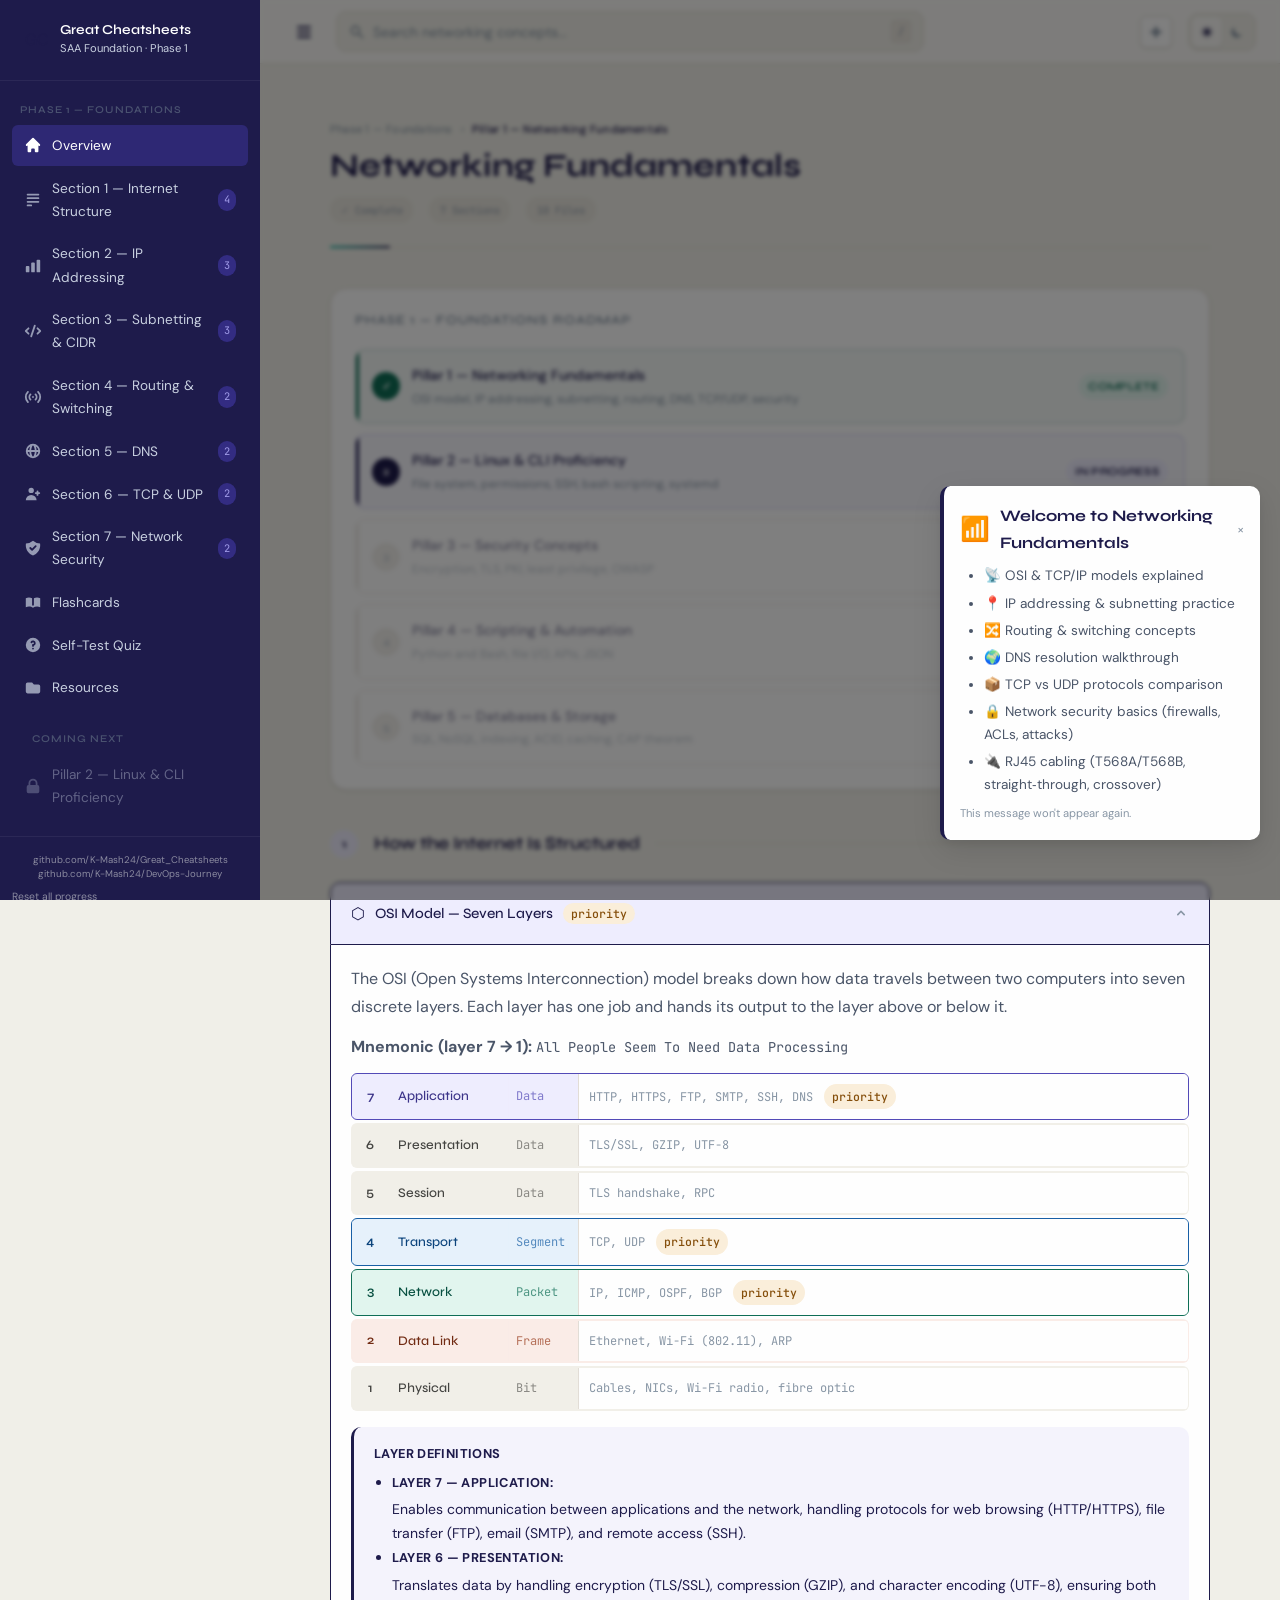
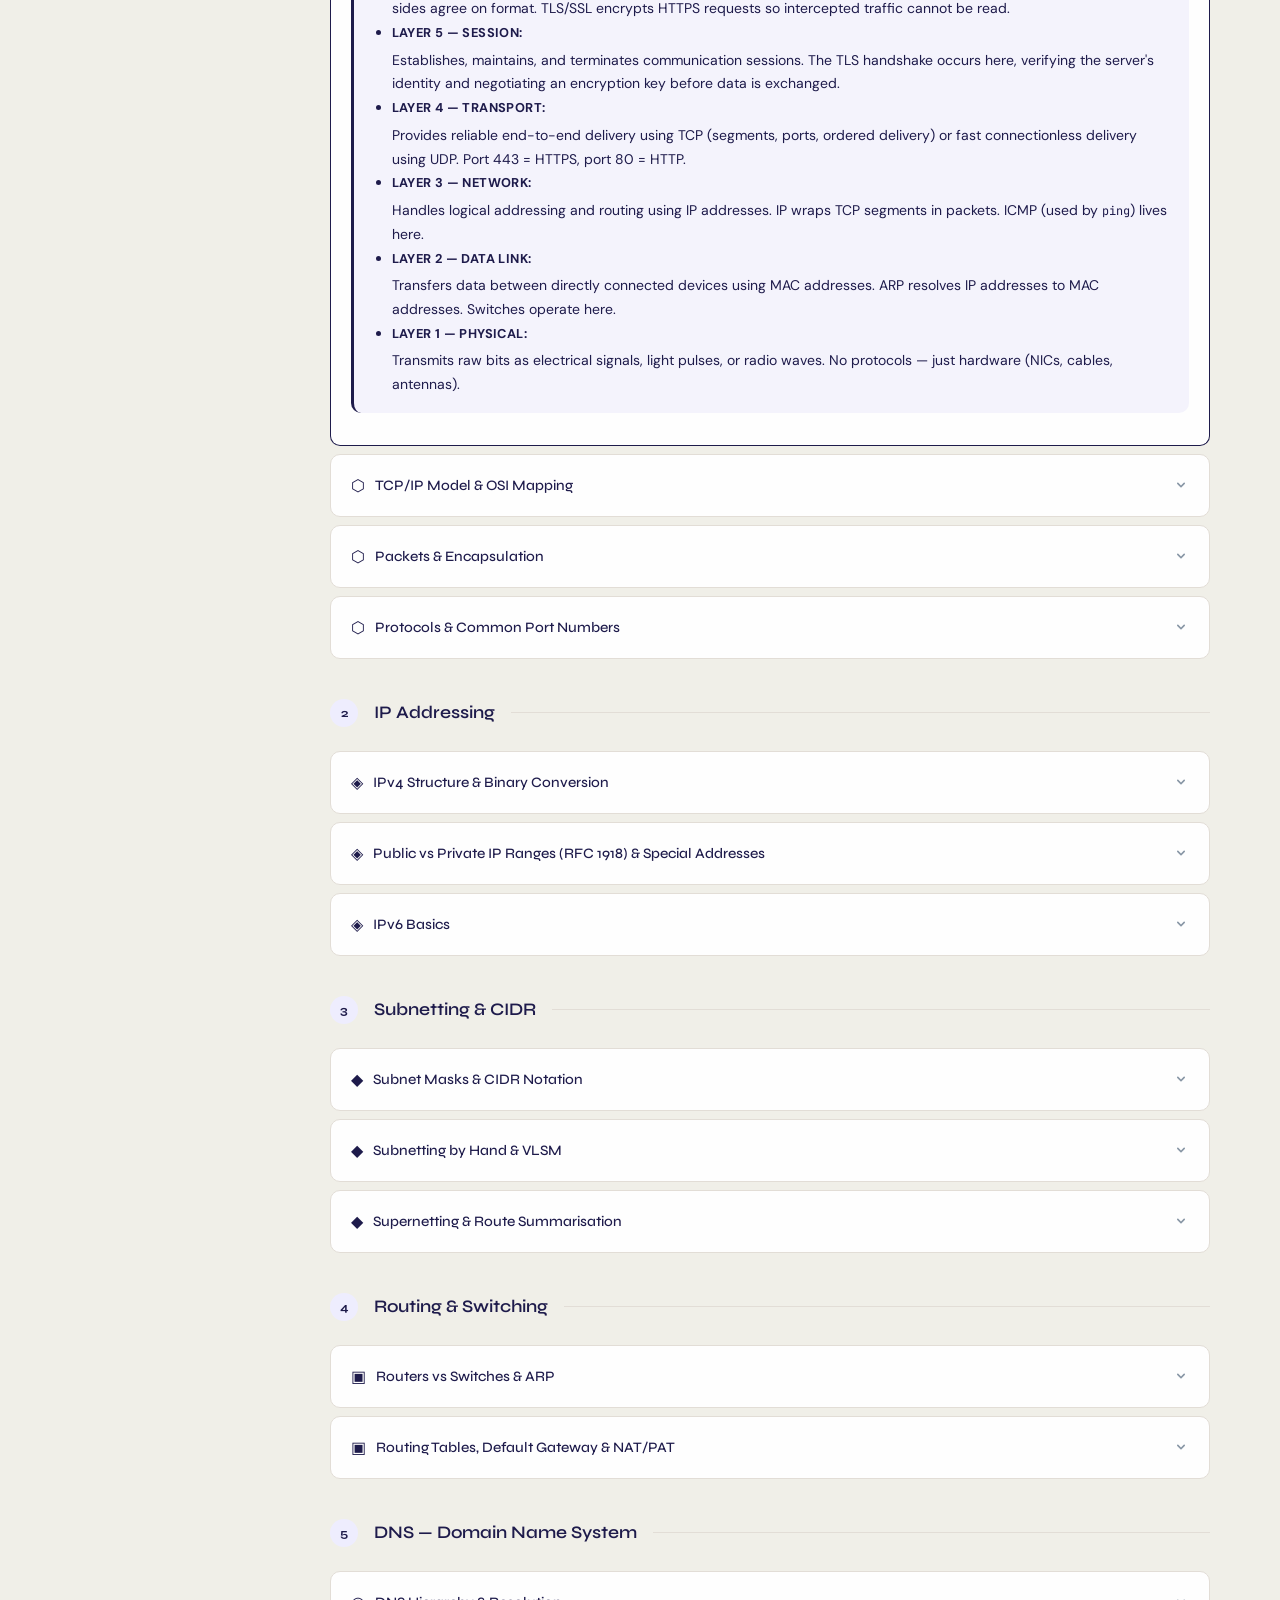
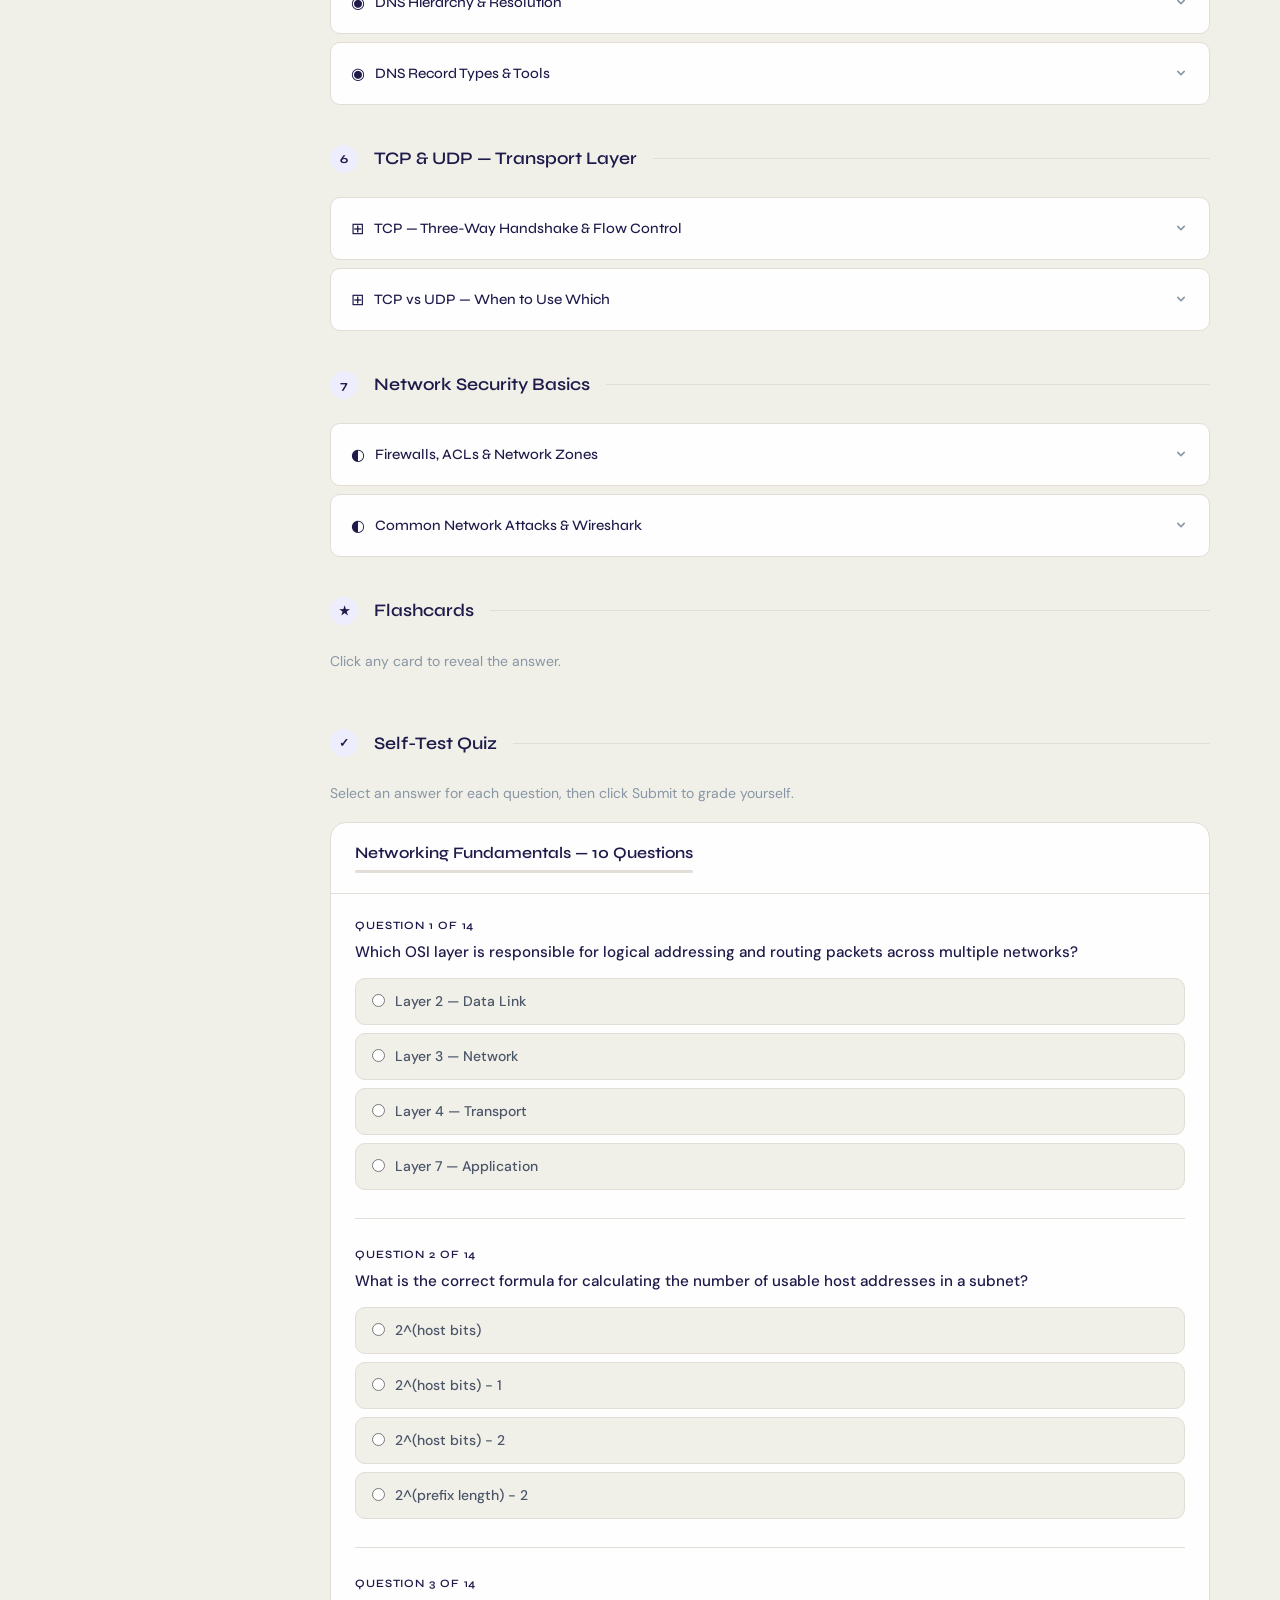
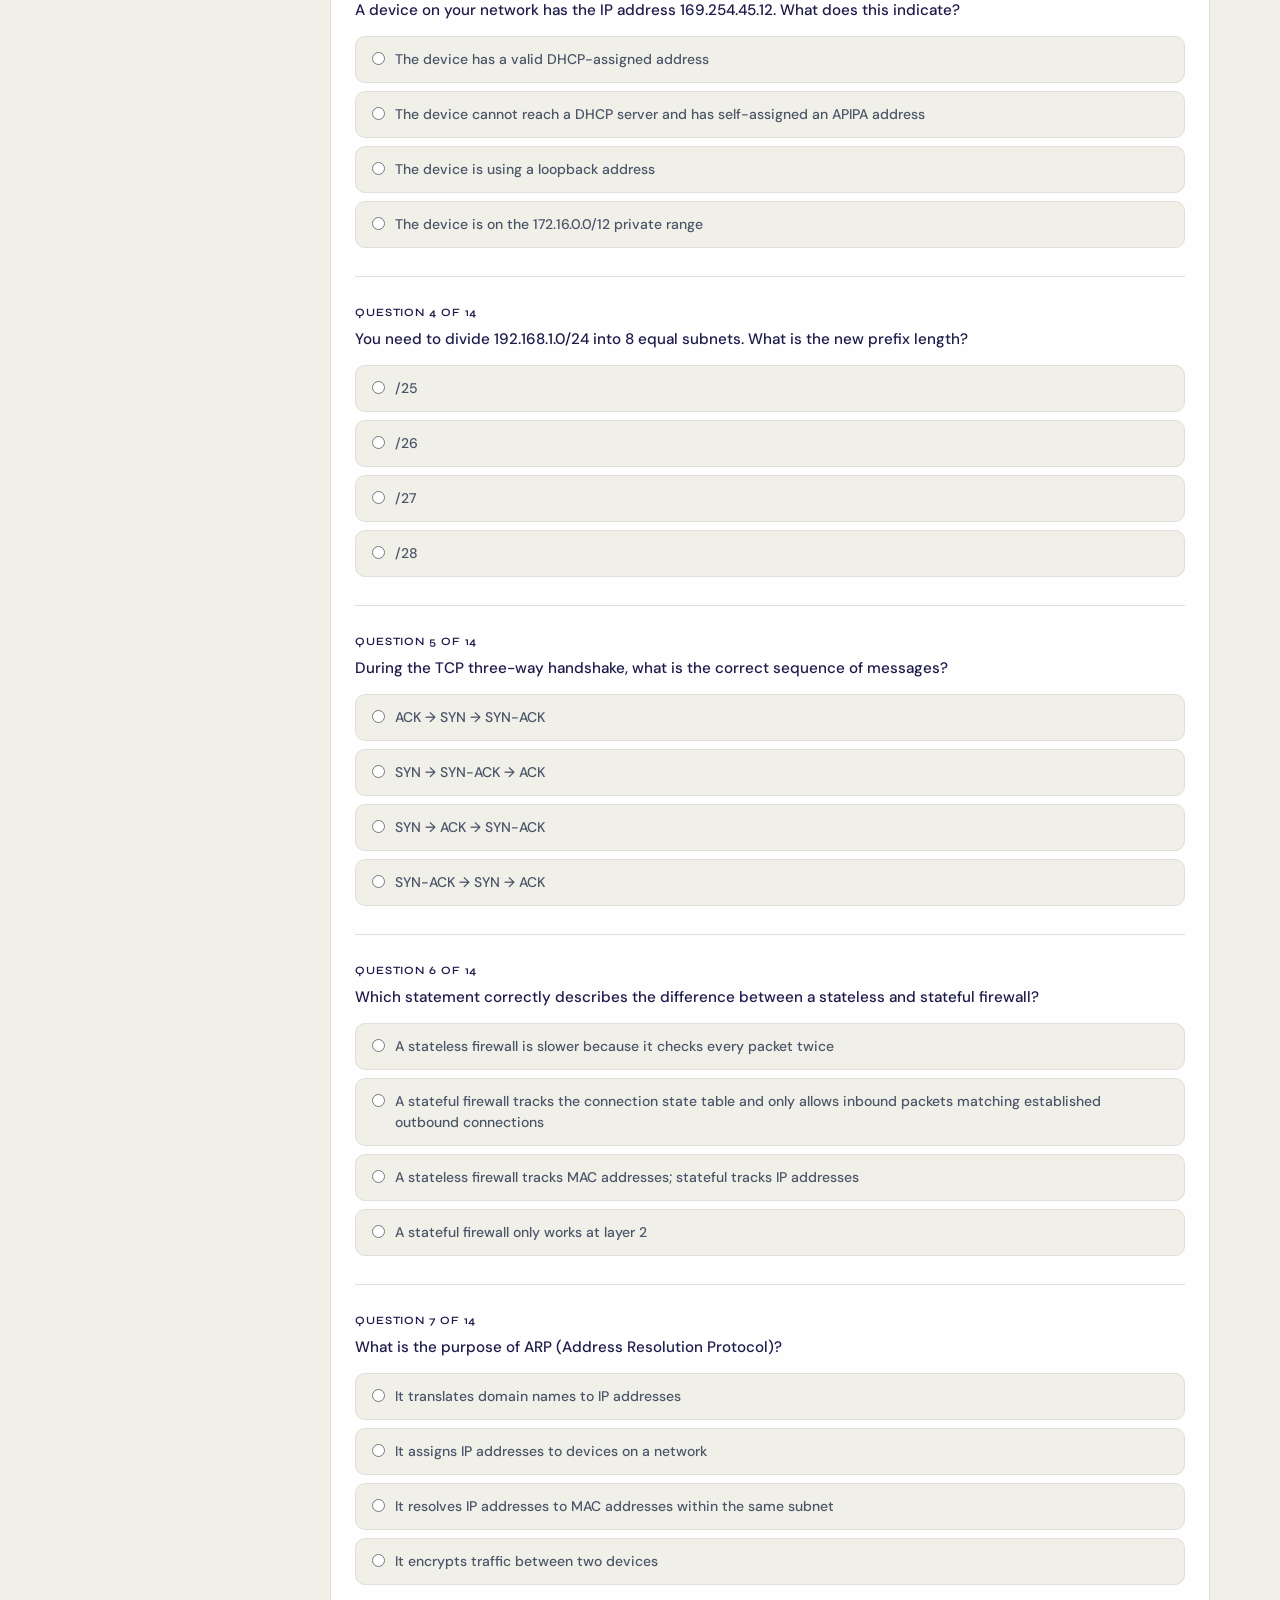
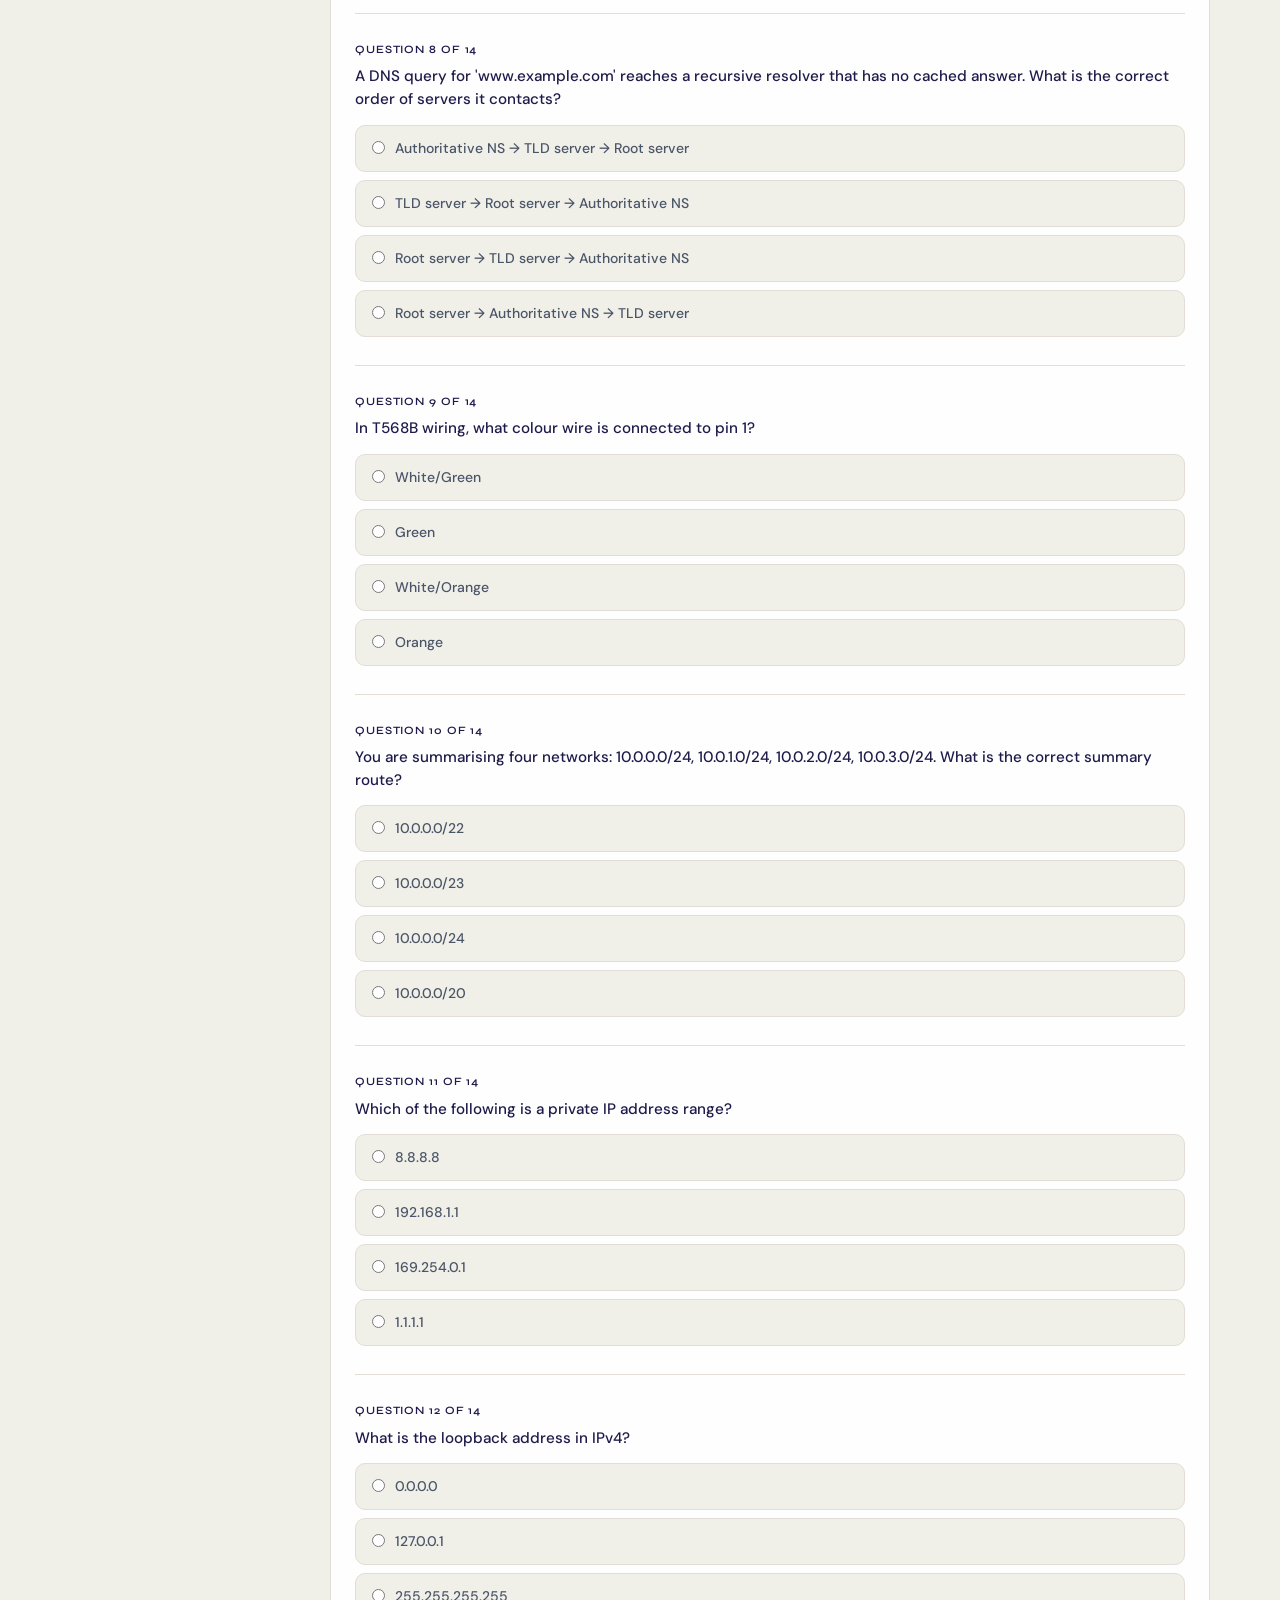
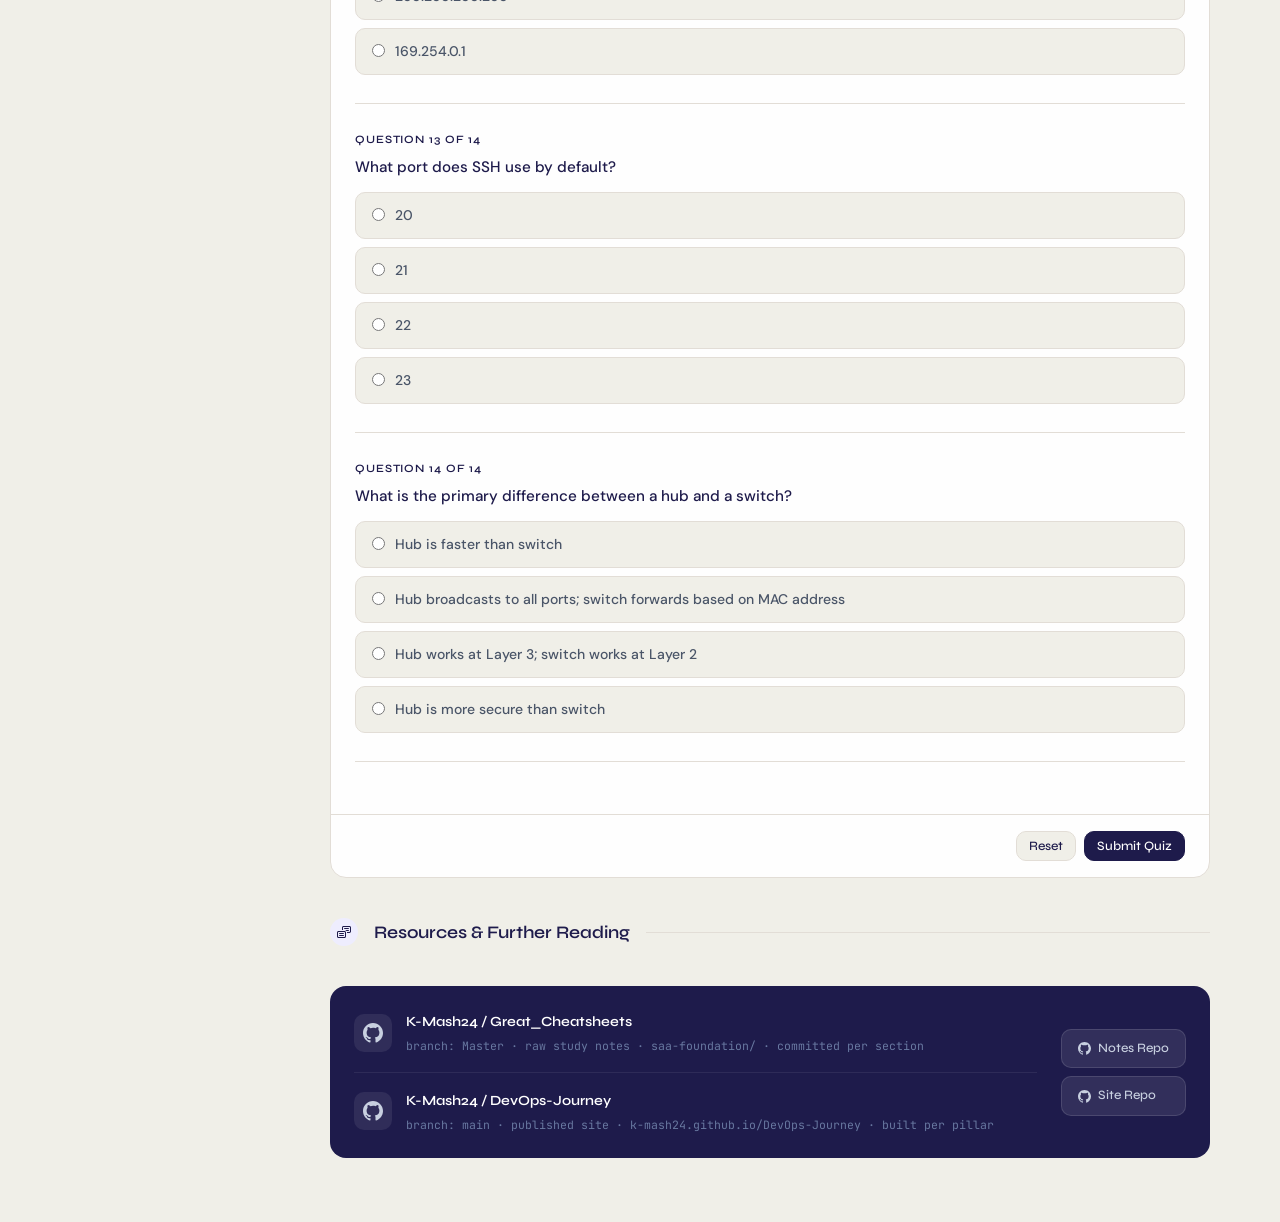
<file: networking.html>
<!DOCTYPE html>
<html lang="en" data-theme="light">
<head>
  <meta charset="UTF-8" />
  <meta name="viewport" content="width=device-width, initial-scale=1.0" />
  <meta name="description" content="Networking Fundamentals pillar of the DevOps Journey. Covers OSI model, IP addressing, subnetting, routing, DNS, TCP/UDP, network security, flashcards and quiz." />
  <title>Pillar 1 — Networking Fundamentals | Great Cheatsheets</title>
  <link rel="icon" type="image/svg+xml" href="img/Network.svg"/>
  <link rel="stylesheet" href="style.css" />
  <link rel="preconnect" href="https://fonts.googleapis.com" />
  <link rel="preload" href="style.css" as="style" />
  <link rel="preload" href="js/global.js" as="script" />
  <link rel="preconnect" href="https://fonts.gstatic.com" crossorigin />
</head>
<body>

<div class="app-shell">

  <!-- ═══════════════════════════════════════════
       SIDEBAR
  ═══════════════════════════════════════════ -->
  <aside class="sidebar" id="sidebar">
    <div class="sidebar-logo">
      <a href="index.html" class="logo-mark" aria-label="Home">
        <div class="logo-icon" aria-hidden="true">GC</div>
        <div>
          <div class="logo-text">Great Cheatsheets</div>
          <div class="logo-sub">SAA Foundation · Phase 1</div>
        </div>
      </a>
    </div>

    <div class="sidebar-section-label">Phase 1 — Foundations</div>
    <nav class="sidebar-nav" aria-label="Phase 1 sections">
      <a class="nav-item active" href="#overview">
        <svg class="nav-icon" viewBox="0 0 20 20" fill="currentColor" aria-hidden="true"><path d="M10.707 2.293a1 1 0 00-1.414 0l-7 7a1 1 0 001.414 1.414L4 10.414V17a1 1 0 001 1h2a1 1 0 001-1v-2a1 1 0 011-1h2a1 1 0 011 1v2a1 1 0 001 1h2a1 1 0 001-1v-6.586l.293.293a1 1 0 001.414-1.414l-7-7z"/></svg>
        Overview
      </a>
      <a class="nav-item" href="#s1">
        <svg class="nav-icon" viewBox="0 0 20 20" fill="currentColor" aria-hidden="true"><path fill-rule="evenodd" d="M3 4a1 1 0 011-1h12a1 1 0 110 2H4a1 1 0 01-1-1zm0 4a1 1 0 011-1h12a1 1 0 110 2H4a1 1 0 01-1-1zm0 4a1 1 0 011-1h12a1 1 0 110 2H4a1 1 0 01-1-1zm0 4a1 1 0 011-1h4a1 1 0 110 2H4a1 1 0 01-1-1z" clip-rule="evenodd"/></svg>
        Section 1 — Internet Structure
        <span class="nav-badge">4</span>
      </a>
      <a class="nav-item" href="#s2">
        <svg class="nav-icon" viewBox="0 0 20 20" fill="currentColor" aria-hidden="true"><path d="M2 11a1 1 0 011-1h2a1 1 0 011 1v5a1 1 0 01-1 1H3a1 1 0 01-1-1v-5zm6-4a1 1 0 011-1h2a1 1 0 011 1v9a1 1 0 01-1 1H9a1 1 0 01-1-1V7zm6-3a1 1 0 011-1h2a1 1 0 011 1v12a1 1 0 01-1 1h-2a1 1 0 01-1-1V4z"/></svg>
        Section 2 — IP Addressing
        <span class="nav-badge">5</span>
      </a>
      <a class="nav-item" href="#s3">
        <svg class="nav-icon" viewBox="0 0 20 20" fill="currentColor" aria-hidden="true"><path fill-rule="evenodd" d="M12.316 3.051a1 1 0 01.633 1.265l-4 12a1 1 0 11-1.898-.632l4-12a1 1 0 011.265-.633zM5.707 6.293a1 1 0 010 1.414L3.414 10l2.293 2.293a1 1 0 11-1.414 1.414l-3-3a1 1 0 010-1.414l3-3a1 1 0 011.414 0zm8.586 0a1 1 0 011.414 0l3 3a1 1 0 010 1.414l-3 3a1 1 0 11-1.414-1.414L16.586 10l-2.293-2.293a1 1 0 010-1.414z" clip-rule="evenodd"/></svg>
        Section 3 — Subnetting & CIDR
        <span class="nav-badge">8</span>
      </a>
      <a class="nav-item" href="#s4">
        <svg class="nav-icon" viewBox="0 0 20 20" fill="currentColor" aria-hidden="true"><path fill-rule="evenodd" d="M5.05 3.636a1 1 0 010 1.414 7 7 0 000 9.9 1 1 0 11-1.414 1.414 9 9 0 010-12.728 1 1 0 011.414 0zm9.9 0a1 1 0 011.414 0 9 9 0 010 12.728 1 1 0 11-1.414-1.414 7 7 0 000-9.9 1 1 0 010-1.414zM7.879 6.464a1 1 0 010 1.414 3 3 0 000 4.243 1 1 0 11-1.415 1.414 5 5 0 010-7.07 1 1 0 011.415 0zm4.242 0a1 1 0 011.415 0 5 5 0 010 7.072 1 1 0 01-1.415-1.415 3 3 0 000-4.242 1 1 0 010-1.415zM10 9a1 1 0 011 1v.01a1 1 0 11-2 0V10a1 1 0 011-1z" clip-rule="evenodd"/></svg>
        Section 4 — Routing & Switching
        <span class="nav-badge">6</span>
      </a>
      <a class="nav-item" href="#s5">
        <svg class="nav-icon" viewBox="0 0 20 20" fill="currentColor" aria-hidden="true"><path fill-rule="evenodd" d="M4.083 9h1.946c.089-1.546.383-2.97.837-4.118A6.004 6.004 0 004.083 9zM10 2a8 8 0 100 16A8 8 0 0010 2zm0 2c-.076 0-.232.032-.465.262-.238.234-.497.623-.737 1.182-.389.907-.673 2.142-.766 3.556h3.936c-.093-1.414-.377-2.649-.766-3.556-.24-.56-.5-.948-.737-1.182C10.232 4.032 10.076 4 10 4zm3.971 5c-.089-1.546-.383-2.97-.837-4.118A6.004 6.004 0 0115.917 9h-1.946zm-2.003 2H8.032c.093 1.414.377 2.649.766 3.556.24.56.5.948.737 1.182.233.23.389.262.465.262.076 0 .232-.032.465-.262.238-.234.498-.623.737-1.182.389-.907.673-2.142.766-3.556zm1.166 4.118c.454-1.147.748-2.572.837-4.118h1.946a6.004 6.004 0 01-2.783 4.118zm-6.268 0C6.412 13.97 6.118 12.546 6.03 11H4.083a6.004 6.004 0 002.783 4.118z" clip-rule="evenodd"/></svg>
        Section 5 — DNS
        <span class="nav-badge">5</span>
      </a>
      <a class="nav-item" href="#s6">
        <svg class="nav-icon" viewBox="0 0 20 20" fill="currentColor" aria-hidden="true"><path d="M8 9a3 3 0 100-6 3 3 0 000 6zM8 11a6 6 0 016 6H2a6 6 0 016-6zM16 7a1 1 0 10-2 0v1h-1a1 1 0 100 2h1v1a1 1 0 102 0v-1h1a1 1 0 100-2h-1V7z"/></svg>
        Section 6 — TCP & UDP
        <span class="nav-badge">5</span>
      </a>
      <a class="nav-item" href="#s7">
        <svg class="nav-icon" viewBox="0 0 20 20" fill="currentColor" aria-hidden="true"><path fill-rule="evenodd" d="M2.166 4.999A11.954 11.954 0 0010 1.944 11.954 11.954 0 0017.834 5c.11.65.166 1.32.166 2.001 0 5.225-3.34 9.67-8 11.317C5.34 16.67 2 12.225 2 7c0-.682.057-1.35.166-2.001zm11.541 3.708a1 1 0 00-1.414-1.414L9 10.586 7.707 9.293a1 1 0 00-1.414 1.414l2 2a1 1 0 001.414 0l4-4z" clip-rule="evenodd"/></svg>
        Section 7 — Network Security
        <span class="nav-badge">5</span>
      </a>
      <a class="nav-item" href="#flashcards">
        <svg class="nav-icon" viewBox="0 0 20 20" fill="currentColor" aria-hidden="true"><path d="M9 4.804A7.968 7.968 0 005.5 4c-1.255 0-2.443.29-3.5.804v10A7.969 7.969 0 015.5 14c1.669 0 3.218.51 4.5 1.385A7.962 7.962 0 0114.5 14c1.255 0 2.443.29 3.5.804v-10A7.968 7.968 0 0014.5 4c-1.255 0-2.443.29-3.5.804V12a1 1 0 11-2 0V4.804z"/></svg>
        Flashcards
      </a>
      <a class="nav-item" href="#quiz">
        <svg class="nav-icon" viewBox="0 0 20 20" fill="currentColor" aria-hidden="true"><path fill-rule="evenodd" d="M18 10a8 8 0 11-16 0 8 8 0 0116 0zm-8-3a1 1 0 00-.867.5 1 1 0 11-1.731-1A3 3 0 0113 8a3.001 3.001 0 01-2 2.83V11a1 1 0 11-2 0v-1a1 1 0 011-1 1 1 0 100-2zm0 8a1 1 0 100-2 1 1 0 000 2z" clip-rule="evenodd"/></svg>
        Self-Test Quiz
      </a>
      <a class="nav-item" href="#resources">
        <svg class="nav-icon" viewBox="0 0 20 20" fill="currentColor" aria-hidden="true"><path d="M2 6a2 2 0 012-2h5l2 2h5a2 2 0 012 2v6a2 2 0 01-2 2H4a2 2 0 01-2-2V6z" /></svg>
        Resources
      </a>

      <div class="sidebar-section-label">Coming Next</div>
      <a class="nav-item" href="#" style="opacity:0.4; cursor:not-allowed;" aria-disabled="true">
        <svg class="nav-icon" viewBox="0 0 20 20" fill="currentColor" aria-hidden="true"><path fill-rule="evenodd" d="M5 9V7a5 5 0 0110 0v2a2 2 0 012 2v5a2 2 0 01-2 2H5a2 2 0 01-2-2v-5a2 2 0 012-2zm8-2v2H7V7a3 3 0 016 0z" clip-rule="evenodd"/></svg>
        Pillar 2 — Linux &amp; CLI Proficiency
      </a>
    </nav>

    <div class="sidebar-footer">
      <div class="sidebar-footer-text">
        <div>github.com/K-Mash24/Great_Cheatsheets</div>
        <div>github.com/K-Mash24/DevOps-Journey</div>
      </div>
    </div>
  </aside>

  <div class="sidebar-overlay" id="sidebarOverlay"></div>

  <!-- ═══════════════════════════════════════════
       MAIN CONTENT
  ═══════════════════════════════════════════ -->
  <div class="main-content">

    <!-- Top Bar -->
    <header class="topbar">
      <div class="topbar-left">
        <button class="hamburger" id="hamburger" aria-label="Toggle sidebar">
          <svg width="20" height="20" viewBox="0 0 20 20" fill="currentColor" aria-hidden="true"><path fill-rule="evenodd" d="M3 5a1 1 0 011-1h12a1 1 0 110 2H4a1 1 0 01-1-1zM3 10a1 1 0 011-1h12a1 1 0 110 2H4a1 1 0 01-1-1zM3 15a1 1 0 011-1h12a1 1 0 110 2H4a1 1 0 01-1-1z" clip-rule="evenodd"/></svg>
        </button>
        <div class="search-bar">
          <svg width="16" height="16" viewBox="0 0 20 20" fill="currentColor" aria-hidden="true"><path fill-rule="evenodd" d="M8 4a4 4 0 100 8 4 4 0 000-8zM2 8a6 6 0 1110.89 3.476l4.817 4.817a1 1 0 01-1.414 1.414l-4.816-4.816A6 6 0 012 8z" clip-rule="evenodd"/></svg>
          <input type="text" class="search-input" id="searchInput" placeholder="Search networking concepts..." autocomplete="off" aria-label="Search" />
          <kbd class="search-shortcut" aria-hidden="true">/</kbd>
        </div>
      </div>
      <div class="topbar-right">
        <div class="theme-toggle" role="group" aria-label="Theme toggle">
          <button class="theme-toggle-btn active" id="lightBtn" aria-label="Light mode" title="Light mode">
            <svg width="14" height="14" viewBox="0 0 20 20" fill="currentColor" aria-hidden="true"><path fill-rule="evenodd" d="M10 2a1 1 0 011 1v1a1 1 0 11-2 0V3a1 1 0 011-1zm4 8a4 4 0 11-8 0 4 4 0 018 0zm-.464 4.95l.707.707a1 1 0 001.414-1.414l-.707-.707a1 1 0 00-1.414 1.414zm2.12-10.607a1 1 0 010 1.414l-.706.707a1 1 0 11-1.414-1.414l.707-.707a1 1 0 011.414 0zM17 11a1 1 0 100-2h-1a1 1 0 100 2h1zm-7 4a1 1 0 011 1v1a1 1 0 11-2 0v-1a1 1 0 011-1zM5.05 6.464A1 1 0 106.465 5.05l-.708-.707a1 1 0 00-1.414 1.414l.707.707zm1.414 8.486l-.707.707a1 1 0 01-1.414-1.414l.707-.707a1 1 0 011.414 1.414zM4 11a1 1 0 100-2H3a1 1 0 000 2h1z" clip-rule="evenodd"/></svg>
          </button>
          <button class="theme-toggle-btn" id="darkBtn" aria-label="Dark mode" title="Dark mode">
            <svg width="14" height="14" viewBox="0 0 20 20" fill="currentColor" aria-hidden="true"><path d="M17.293 13.293A8 8 0 016.707 2.707a8.001 8.001 0 1010.586 10.586z"/></svg>
          </button>
        </div>
      </div>
    </header>

    <!-- Page Body -->
    <main class="page-container" id="mainContent">

      <!-- Page Header -->
      <div class="page-header" id="overview">
        <div class="breadcrumb">
          <span>Phase 1 — Foundations</span>
          <span aria-hidden="true">›</span>
          <span class="crumb-active">Pillar 1 — Networking Fundamentals</span>
        </div>
        <h1>Networking Fundamentals</h1>
        <div class="page-meta">
          <span class="meta-badge complete">✓ Complete</span>
          <span class="meta-badge" style="background:var(--bg-tertiary);color:var(--text-muted);">7 Sections</span>
          <span class="meta-badge" style="background:var(--bg-tertiary);color:var(--text-muted);">10 Files</span>
        </div>
      </div>

      <!-- Roadmap Tracker -->
      <div class="roadmap-tracker" aria-labelledby="tracker-heading">
        <h3 id="tracker-heading">Phase 1 — Foundations Roadmap</h3>
        <div class="roadmap-phases">
          <div class="phase-item complete">
            <div class="phase-dot" aria-hidden="true">✓</div>
            <div class="phase-content">
              <div class="phase-name">Pillar 1 — Networking Fundamentals</div>
              <div class="phase-desc">OSI model, IP addressing, subnetting, routing, DNS, TCP/UDP, security</div>
            </div>
            <span class="phase-status">COMPLETE</span>
          </div>
          <div class="phase-item in-progress">
            <div class="phase-dot" aria-hidden="true">2</div>
            <div class="phase-content">
              <div class="phase-name">Pillar 2 — Linux &amp; CLI Proficiency</div>
              <div class="phase-desc">File system, permissions, SSH, bash scripting, systemd</div>
            </div>
            <span class="phase-status">IN PROGRESS</span>
          </div>
          <div class="phase-item locked">
            <div class="phase-dot" aria-hidden="true">3</div>
            <div class="phase-content">
              <div class="phase-name">Pillar 3 — Security Concepts</div>
              <div class="phase-desc">Encryption, TLS, PKI, least privilege, OWASP</div>
            </div>
            <span class="phase-status">LOCKED</span>
          </div>
          <div class="phase-item locked">
            <div class="phase-dot" aria-hidden="true">4</div>
            <div class="phase-content">
              <div class="phase-name">Pillar 4 — Scripting &amp; Automation</div>
              <div class="phase-desc">Python and Bash, file I/O, APIs, JSON</div>
            </div>
            <span class="phase-status">LOCKED</span>
          </div>
          <div class="phase-item locked">
            <div class="phase-dot" aria-hidden="true">5</div>
            <div class="phase-content">
              <div class="phase-name">Pillar 5 — Databases &amp; Storage</div>
              <div class="phase-desc">SQL, NoSQL, indexing, ACID, caching, CAP theorem</div>
            </div>
            <span class="phase-status">LOCKED</span>
          </div>
        </div>
      </div>

      <!-- ══════════ SECTION 1 ══════════ -->
      <div class="section-divider" id="s1">
        <div class="section-number" aria-hidden="true">1</div>
        <h2>How the Internet Is Structured</h2>
      </div>

      <!-- OSI Model Accordion -->
      <div class="accordion open" data-searchable>
        <button type="button" class="accordion-header" onclick="toggleAccordion(this)" aria-expanded="true">
          <div class="accordion-title">
            <span class="acc-icon" aria-hidden="true">⬡</span>
            OSI Model — Seven Layers
            <span class="tag priority">priority</span>
          </div>
          <svg class="accordion-chevron" width="16" height="16" viewBox="0 0 20 20" fill="currentColor" aria-hidden="true"><path fill-rule="evenodd" d="M5.293 7.293a1 1 0 011.414 0L10 10.586l3.293-3.293a1 1 0 111.414 1.414l-4 4a1 1 0 01-1.414 0l-4-4a1 1 0 010-1.414z"/></svg>
        </button>
        <div class="accordion-body">
          <!-- All original content remains unchanged -->
          <p>The OSI (Open Systems Interconnection) model breaks down how data travels between two computers into seven discrete layers. Each layer has one job and hands its output to the layer above or below it.</p>
          <p><strong>Mnemonic (layer 7 → 1):</strong> <code>All People Seem To Need Data Processing</code></p>
          <div class="osi-stack">
            <div class="osi-row priority-row" style="background:#eeedfe; border-color:#534ab7;">
              <div class="osi-num" style="background:#EEEDFE;color:#3C3489;">7</div>
              <div class="osi-name" style="background:#EEEDFE;color:#3C3489;">Application</div>
              <div class="osi-pdu" style="background:#EEEDFE;color:#534ab7;">Data</div>
              <div class="osi-protocols">HTTP, HTTPS, FTP, SMTP, SSH, DNS <span class="tag priority" style="margin-left:4px;">priority</span></div>
            </div>
            <div class="osi-row" style="background:#f1efe8;">
              <div class="osi-num" style="background:#f1efe8;color:#444441;">6</div>
              <div class="osi-name" style="background:#f1efe8;color:#444441;">Presentation</div>
              <div class="osi-pdu" style="background:#f1efe8;color:#5f5e5a;">Data</div>
              <div class="osi-protocols">TLS/SSL, GZIP, UTF-8</div>
            </div>
            <div class="osi-row" style="background:#f1efe8;">
              <div class="osi-num" style="background:#f1efe8;color:#444441;">5</div>
              <div class="osi-name" style="background:#f1efe8;color:#444441;">Session</div>
              <div class="osi-pdu" style="background:#f1efe8;color:#5f5e5a;">Data</div>
              <div class="osi-protocols">TLS handshake, RPC</div>
            </div>
            <div class="osi-row priority-row" style="background:#e6f1fb; border-color:#185fa5;">
              <div class="osi-num" style="background:#E6F1FB;color:#0C447C;">4</div>
              <div class="osi-name" style="background:#E6F1FB;color:#0C447C;">Transport</div>
              <div class="osi-pdu" style="background:#E6F1FB;color:#185fa5;">Segment</div>
              <div class="osi-protocols">TCP, UDP <span class="tag priority" style="margin-left:4px;">priority</span></div>
            </div>
            <div class="osi-row priority-row" style="background:#e1f5ee; border-color:#0f6e56;">
              <div class="osi-num" style="background:#E1F5EE;color:#085041;">3</div>
              <div class="osi-name" style="background:#E1F5EE;color:#085041;">Network</div>
              <div class="osi-pdu" style="background:#E1F5EE;color:#0f6e56;">Packet</div>
              <div class="osi-protocols">IP, ICMP, OSPF, BGP <span class="tag priority" style="margin-left:4px;">priority</span></div>
            </div>
            <div class="osi-row" style="background:#faece7;">
              <div class="osi-num" style="background:#FAECE7;color:#712B13;">2</div>
              <div class="osi-name" style="background:#FAECE7;color:#712B13;">Data Link</div>
              <div class="osi-pdu" style="background:#FAECE7;color:#993c1d;">Frame</div>
              <div class="osi-protocols">Ethernet, Wi-Fi (802.11), ARP</div>
            </div>
            <div class="osi-row" style="background:#f1efe8;">
              <div class="osi-num" style="background:#f1efe8;color:#444441;">1</div>
              <div class="osi-name" style="background:#f1efe8;color:#444441;">Physical</div>
              <div class="osi-pdu" style="background:#f1efe8;color:#5f5e5a;">Bit</div>
              <div class="osi-protocols">Cables, NICs, Wi-Fi radio, fibre optic</div>
            </div>
          </div>
          <div class="info-box note" style="margin-top:1rem;">
            <strong>Layer definitions</strong>
            <ul style="padding-left:1.1rem;margin-top:0.4rem;">
              <li><strong>Layer 7 — Application:</strong> Enables communication between applications and the network, handling protocols for web browsing (HTTP/HTTPS), file transfer (FTP), email (SMTP), and remote access (SSH).</li>
              <li><strong>Layer 6 — Presentation:</strong> Translates data by handling encryption (TLS/SSL), compression (GZIP), and character encoding (UTF-8), ensuring both sides agree on format. TLS/SSL encrypts HTTPS requests so intercepted traffic cannot be read.</li>
              <li><strong>Layer 5 — Session:</strong> Establishes, maintains, and terminates communication sessions. The TLS handshake occurs here, verifying the server's identity and negotiating an encryption key before data is exchanged.</li>
              <li><strong>Layer 4 — Transport:</strong> Provides reliable end-to-end delivery using TCP (segments, ports, ordered delivery) or fast connectionless delivery using UDP. Port 443 = HTTPS, port 80 = HTTP.</li>
              <li><strong>Layer 3 — Network:</strong> Handles logical addressing and routing using IP addresses. IP wraps TCP segments in packets. ICMP (used by <code>ping</code>) lives here.</li>
              <li><strong>Layer 2 — Data Link:</strong> Transfers data between directly connected devices using MAC addresses. ARP resolves IP addresses to MAC addresses. Switches operate here.</li>
              <li><strong>Layer 1 — Physical:</strong> Transmits raw bits as electrical signals, light pulses, or radio waves. No protocols — just hardware (NICs, cables, antennas).</li>
            </ul>
          </div>
        </div>
      </div>

      <!-- TCP/IP Model Accordion -->
      <div class="accordion" data-searchable>
        <button type="button" class="accordion-header" onclick="toggleAccordion(this)" aria-expanded="false">
          <div class="accordion-title"><span class="acc-icon" aria-hidden="true">⬡</span>TCP/IP Model &amp; OSI Mapping</div>
          <svg class="accordion-chevron" width="16" height="16" viewBox="0 0 20 20" fill="currentColor" aria-hidden="true"><path fill-rule="evenodd" d="M5.293 7.293a1 1 0 011.414 0L10 10.586l3.293-3.293a1 1 0 111.414 1.414l-4 4a1 1 0 01-1.414 0l-4-4a1 1 0 010-1.414z"/></svg>
        </button>
        <div class="accordion-body">
          <p>The TCP/IP model is the practical framework that actually runs the internet. OSI is the theory; TCP/IP is the real-world implementation — four layers instead of seven, collapsing those rarely treated separately.</p>
          <div class="code-block"><pre>OSI model (7 layers)              TCP/IP model (4 layers)
─────────────────────             ──────────────────────────────────────
7 — Application   ─┐
6 — Presentation  ─┼──────────►  Layer 4 — Application
5 — Session       ─┘             (HTTP, HTTPS, DNS, SMTP, SSH, TLS/SSL)

4 — Transport     ───────────►   Layer 3 — Transport
                                 (TCP, UDP)

3 — Network       ───────────►   Layer 2 — Internet
                                 (IP, ICMP)

2 — Data link     ─┬──────────►  Layer 1 — Network access
1 — Physical      ─┘             (Ethernet, Wi-Fi, ARP, NICs, cables)</pre></div>
          <div class="info-box tip">
            <strong>Key distinction</strong>
            OSI is a <em>reference model</em> used for teaching and troubleshooting. TCP/IP is the <em>working model</em> — the actual protocol suite the internet runs on. Transport and Internet layers map exactly 1:1 between both models.
          </div>
        </div>
      </div>

      <!-- Encapsulation Accordion -->
      <div class="accordion" data-searchable>
        <button type="button" class="accordion-header" onclick="toggleAccordion(this)" aria-expanded="false">
          <div class="accordion-title"><span class="acc-icon" aria-hidden="true">⬡</span>Packets &amp; Encapsulation</div>
          <svg class="accordion-chevron" width="16" height="16" viewBox="0 0 20 20" fill="currentColor" aria-hidden="true"><path fill-rule="evenodd" d="M5.293 7.293a1 1 0 011.414 0L10 10.586l3.293-3.293a1 1 0 111.414 1.414l-4 4a1 1 0 01-1.414 0l-4-4a1 1 0 010-1.414z"/></svg>
        </button>
        <div class="accordion-body">
          <p><strong>Encapsulation</strong> is the process by which each layer wraps the data from the layer above in its own header, adding only the information that layer needs. <strong>Decapsulation</strong> is the reverse — each layer strips its header on the receiving side.</p>
          <div class="code-block"><pre>SENDER — encapsulation (down the stack)
────────────────────────────────────────────
Layer 7  Data     → HTTP request (browser)
Layer 4  Segment  → [TCP header: ports, seq] + Data
Layer 3  Packet   → [IP header: src IP, dst IP] + Segment
Layer 2  Frame    → [MAC header] + Packet + [FCS trailer]
Layer 1  Bits     → 101101000110... (electrical/radio/light)

RECEIVER — decapsulation (up the stack)
────────────────────────────────────────────
Layer 1  Bits     → frame reconstructed
Layer 2  Frame    → MAC header checked + stripped → Packet
Layer 3  Packet   → IP header checked + stripped → Segment
Layer 4  Segment  → TCP header checked + stripped → Data
Layer 7  Data     → original HTTP request delivered</pre></div>
          <div class="info-box note">
            <strong>The gift analogy</strong>
            Think of encapsulation as a gift (your data) wrapped in multiple nested boxes. Each handler reads only their label and passes it on. The depot does not open the shipping box. Decapsulation is the receiver opening each box in reverse order until the original gift is revealed.
          </div>
          <p style="margin-top:0.75rem;"><strong>FCS (Frame Check Sequence)</strong> — a checksum added as a <em>trailer</em> (not a header) at layer 2. The receiver recalculates on arrival — mismatch means the frame was corrupted and is discarded. The only footer in the stack.</p>
        </div>
      </div>

      <!-- Protocols & Ports Accordion -->
      <div class="accordion" data-searchable>
        <button type="button" class="accordion-header" onclick="toggleAccordion(this)" aria-expanded="false">
          <div class="accordion-title"><span class="acc-icon" aria-hidden="true">⬡</span>Protocols &amp; Common Port Numbers</div>
          <svg class="accordion-chevron" width="16" height="16" viewBox="0 0 20 20" fill="currentColor" aria-hidden="true"><path fill-rule="evenodd" d="M5.293 7.293a1 1 0 011.414 0L10 10.586l3.293-3.293a1 1 0 111.414 1.414l-4 4a1 1 0 01-1.414 0l-4-4a1 1 0 010-1.414z"/></svg>
        </button>
        <div class="accordion-body">
          <p>A <strong>protocol</strong> is an agreed set of rules two machines follow to understand each other. A <strong>port number</strong> gets data to the right application on a machine — the IP address is the building, the port is the flat number inside.</p>
          <p>Port ranges: <code>0–1023</code> well-known · <code>1024–49151</code> registered · <code>49152–65535</code> ephemeral</p>
          <div class="table-wrapper">
            <table class="data-table">
              <thead><tr><th>Port</th><th>Protocol</th><th>Transport</th><th>Category</th><th>Purpose</th></tr></thead>
              <tbody>
                <tr><td><code>20</code></td><td>FTP data</td><td><span class="tag tcp">TCP</span></td><td>File Transfer</td><td>Transfers actual file data</td></tr>
                <tr><td><code>21</code></td><td>FTP</td><td><span class="tag tcp">TCP</span></td><td>File Transfer</td><td>Control channel — commands and authentication</td></tr>
                <tr><td><code>22</code></td><td>SSH</td><td><span class="tag tcp">TCP</span></td><td>Security</td><td>Encrypted remote login and command execution</td></tr>
                <tr><td><code>23</code></td><td>Telnet</td><td><span class="tag tcp">TCP</span></td><td>Security</td><td>Unencrypted remote login — insecure, replaced by SSH</td></tr>
                <tr><td><code>25</code></td><td>SMTP</td><td><span class="tag tcp">TCP</span></td><td>Email</td><td>Sends email between mail servers</td></tr>
                <tr><td><code>53</code></td><td>DNS</td><td><span class="tag both">TCP+UDP</span></td><td>Infrastructure</td><td>Resolves hostnames to IPs. UDP for queries, TCP for large responses</td></tr>
                <tr><td><code>67/68</code></td><td>DHCP</td><td><span class="tag udp">UDP</span></td><td>Infrastructure</td><td>Assigns IP addresses. 67=server, 68=client</td></tr>
                <tr><td><code>80</code></td><td>HTTP</td><td><span class="tag tcp">TCP</span></td><td>Web</td><td>Unencrypted web traffic</td></tr>
                <tr><td><code>110</code></td><td>POP3</td><td><span class="tag tcp">TCP</span></td><td>Email</td><td>Downloads email to client, deletes from server</td></tr>
                <tr><td><code>143</code></td><td>IMAP</td><td><span class="tag tcp">TCP</span></td><td>Email</td><td>Reads email while keeping it on server</td></tr>
                <tr><td><code>443</code></td><td>HTTPS</td><td><span class="tag tcp">TCP</span></td><td>Web</td><td>HTTP encrypted with TLS — default modern browsing</td></tr>
                <tr><td><code>3306</code></td><td>MySQL</td><td><span class="tag tcp">TCP</span></td><td>Infrastructure</td><td>MySQL / MariaDB database connections</td></tr>
                <tr><td><code>3389</code></td><td>RDP</td><td><span class="tag tcp">TCP</span></td><td>Security</td><td>Graphical remote access to Windows machines</td></tr>
                <tr><td><code>5432</code></td><td>PostgreSQL</td><td><span class="tag tcp">TCP</span></td><td>Infrastructure</td><td>PostgreSQL database connections</td></tr>
              </tbody>
            </table>
          </div>
        </div>
      </div>

      <!-- ══════════ SECTION 2 ══════════ -->
      <div class="section-divider" id="s2">
        <div class="section-number" aria-hidden="true">2</div>
        <h2>IP Addressing</h2>
      </div>

      <!-- IPv4 Accordion -->
      <div class="accordion" data-searchable>
        <button type="button" class="accordion-header" onclick="toggleAccordion(this)" aria-expanded="false">
          <div class="accordion-title"><span class="acc-icon" aria-hidden="true">◈</span>IPv4 Structure &amp; Binary Conversion</div>
          <svg class="accordion-chevron" width="16" height="16" viewBox="0 0 20 20" fill="currentColor" aria-hidden="true"><path fill-rule="evenodd" d="M5.293 7.293a1 1 0 011.414 0L10 10.586l3.293-3.293a1 1 0 111.414 1.414l-4 4a1 1 0 01-1.414 0l-4-4a1 1 0 010-1.414z"/></svg>
        </button>
        <div class="accordion-body">
          <p>A 32-bit numerical label written as four decimal octets separated by dots. Each octet = 8 bits, value always 0–255. The 0–255 range is a hard mathematical limit: 2⁸ = 256 values.</p>
          <div class="code-block"><pre>192      .    168      .    1        .    1
11000000      10101000      00000001      00000001
 octet 1       octet 2       octet 3       octet 4
 (8 bits)      (8 bits)      (8 bits)      (8 bits)
                    total = 32 bits</pre></div>
          <p><strong>Network ID</strong> — the portion identifying which network a device belongs to. <strong>Host ID</strong> — the portion identifying the specific device. In <code>192.168.1.5</code>, network ID = <code>192.168.1</code>, host ID = <code>5</code> (with a /24 mask).</p>
          <p><strong>Network address</strong> — first address in the block, host bits all zeros. Cannot be assigned to a device. <strong>Broadcast address</strong> — last address in the block, host bits all ones (255). Delivered to every device on the subnet.</p>
          <p><strong>Powers of 2 method for binary conversion:</strong></p>
          <div class="code-block"><pre>Bit position:   7      6      5      4      3      2      1      0
Power of 2:   128     64     32     16      8      4      2      1

Converting 192: 128 fits (rem 64) → 64 fits (rem 0) → all others: 0
Result: 11000000

Converting 168: 128 fits (rem 40) → 32 fits (rem 8) → 8 fits (rem 0)
Result: 10101000

Converting 1:   only the 1-position fits
Result: 00000001

Full address 192.168.1.1 → 11000000.10101000.00000001.00000001</pre></div>
        </div>
      </div>

      <!-- Public vs Private Accordion -->
      <div class="accordion" data-searchable>
        <button type="button" class="accordion-header" onclick="toggleAccordion(this)" aria-expanded="false">
          <div class="accordion-title"><span class="acc-icon" aria-hidden="true">◈</span>Public vs Private IP Ranges (RFC 1918) &amp; Special Addresses</div>
          <svg class="accordion-chevron" width="16" height="16" viewBox="0 0 20 20" fill="currentColor" aria-hidden="true"><path fill-rule="evenodd" d="M5.293 7.293a1 1 0 011.414 0L10 10.586l3.293-3.293a1 1 0 111.414 1.414l-4 4a1 1 0 01-1.414 0l-4-4a1 1 0 010-1.414z"/></svg>
        </button>
        <div class="accordion-body">
          <p>IPv4 has only ~4.3 billion addresses (2³²). RFC 1918 designates three ranges as <strong>private</strong> — never routable on the public internet, reusable across any private network.</p>
          <div class="table-wrapper">
            <table class="data-table">
              <thead><tr><th>Range</th><th>CIDR</th><th>Addresses</th><th>Common use</th></tr></thead>
              <tbody>
                <tr><td><code>10.0.0.0 – 10.255.255.255</code></td><td><code>10.0.0.0/8</code></td><td>16,777,216</td><td>Large enterprise</td></tr>
                <tr><td><code>172.16.0.0 – 172.31.255.255</code></td><td><code>172.16.0.0/12</code></td><td>1,048,576</td><td>Mid-size networks</td></tr>
                <tr><td><code>192.168.0.0 – 192.168.255.255</code></td><td><code>192.168.0.0/16</code></td><td>65,536</td><td>Home &amp; small office</td></tr>
              </tbody>
            </table>
          </div>
          <p style="margin-top:0.75rem;">Special addresses:</p>
          <div class="table-wrapper">
            <table class="data-table">
              <thead><tr><th>Address / Range</th><th>Name</th><th>Meaning</th></tr></thead>
              <tbody>
                <tr><td><code>127.0.0.1</code></td><td>Loopback</td><td>This machine itself — traffic never leaves the host. Also: <code>localhost</code></td></tr>
                <tr><td><code>255.255.255.255</code></td><td>Limited broadcast</td><td>All devices on the local segment. Does not cross routers</td></tr>
                <tr><td><code>169.254.0.0/16</code></td><td>APIPA</td><td>Self-assigned fallback when DHCP is unreachable. Seeing this = DHCP failed</td></tr>
                <tr><td><code>0.0.0.0</code></td><td>Zero address</td><td>Unknown source address (pre-DHCP) or default route in routing tables</td></tr>
              </tbody>
            </table>
          </div>
        </div>
      </div>

      <!-- IPv6 Accordion -->
      <div class="accordion" data-searchable>
        <button type="button" class="accordion-header" onclick="toggleAccordion(this)" aria-expanded="false">
          <div class="accordion-title"><span class="acc-icon" aria-hidden="true">◈</span>IPv6 Basics</div>
          <svg class="accordion-chevron" width="16" height="16" viewBox="0 0 20 20" fill="currentColor" aria-hidden="true"><path fill-rule="evenodd" d="M5.293 7.293a1 1 0 011.414 0L10 10.586l3.293-3.293a1 1 0 111.414 1.414l-4 4a1 1 0 01-1.414 0l-4-4a1 1 0 010-1.414z"/></svg>
        </button>
        <div class="accordion-body">
          <p>IPv6 uses 128 bits, providing 2¹²⁸ ≈ 340 undecillion addresses. Written as eight groups of four hexadecimal digits separated by colons.</p>
          <div class="code-block"><pre>IPv4:   32 bits  → 4 groups of  8 bits → decimal   (0–255)
IPv6:  128 bits  → 8 groups of 16 bits → hex       (0000–ffff)

Full:   2001:0db8:0000:0000:0000:0000:0000:0001
Rule 1 (drop leading zeros): 2001:db8:0:0:0:0:0:1
Rule 2 (collapse zero run):  2001:db8::1

Expanding 2001:db8::1 → 3 groups shown → 8-3=5 zeros hidden
→ 2001:0db8:0000:0000:0000:0000:0000:0001</pre></div>
          <div class="table-wrapper">
            <table class="data-table">
              <thead><tr><th>Type</th><th>Prefix</th><th>IPv4 equivalent</th><th>Purpose</th></tr></thead>
              <tbody>
                <tr><td>Global unicast</td><td><code>2000::/3</code></td><td>Public IPv4</td><td>Globally routable</td></tr>
                <tr><td>Link-local</td><td><code>fe80::/10</code></td><td>APIPA <code>169.254.x.x</code></td><td>Auto-assigned, local segment only</td></tr>
                <tr><td>Loopback</td><td><code>::1</code></td><td><code>127.0.0.1</code></td><td>This machine itself</td></tr>
                <tr><td>Multicast</td><td><code>ff00::/8</code></td><td><code>255.255.255.255</code></td><td>One-to-many (replaces broadcast)</td></tr>
              </tbody>
            </table>
          </div>
        </div>
      </div>

      <!-- ══════════ SECTION 3 ══════════ -->
      <div class="section-divider" id="s3">
        <div class="section-number" aria-hidden="true">3</div>
        <h2>Subnetting &amp; CIDR</h2>
      </div>

      <!-- Subnet Masks Accordion -->
      <div class="accordion" data-searchable>
        <button type="button" class="accordion-header" onclick="toggleAccordion(this)" aria-expanded="false">
          <div class="accordion-title"><span class="acc-icon" aria-hidden="true">◆</span>Subnet Masks &amp; CIDR Notation</div>
          <svg class="accordion-chevron" width="16" height="16" viewBox="0 0 20 20" fill="currentColor" aria-hidden="true"><path fill-rule="evenodd" d="M5.293 7.293a1 1 0 011.414 0L10 10.586l3.293-3.293a1 1 0 111.414 1.414l-4 4a1 1 0 01-1.414 0l-4-4a1 1 0 010-1.414z"/></svg>
        </button>
        <div class="accordion-body">
          <p>A <strong>subnet mask</strong> is a 32-bit number that defines the boundary between network ID and host ID. 1-bits = network, 0-bits = host. All 1s always appear before all 0s.</p>
          <p><strong>CIDR notation</strong> expresses an address and its mask together. The prefix length is the count of consecutive 1-bits.</p>
          <div class="code-block"><pre>192.168.1.0 + 255.255.255.0  →  192.168.1.0/24

255.255.255.0 in binary:
11111111.11111111.11111111.00000000  (24 ones)</pre></div>
          <div class="table-wrapper">
            <table class="data-table">
              <thead><tr><th>Prefix</th><th>Subnet mask</th><th>Host bits</th><th>Block size</th><th>Usable hosts</th></tr></thead>
              <tbody>
                <tr><td><code>/8</code></td><td>255.0.0.0</td><td>24</td><td>16,777,216</td><td>16,777,214</td></tr>
                <tr><td><code>/16</code></td><td>255.255.0.0</td><td>16</td><td>65,536</td><td>65,534</td></tr>
                <tr><td><code>/24</code></td><td>255.255.255.0</td><td>8</td><td>256</td><td>254</td></tr>
                <tr><td><code>/26</code></td><td>255.255.255.192</td><td>6</td><td>64</td><td>62</td></tr>
                <tr><td><code>/28</code></td><td>255.255.255.240</td><td>4</td><td>16</td><td>14</td></tr>
                <tr><td><code>/30</code></td><td>255.255.255.252</td><td>2</td><td>4</td><td>2 (point-to-point links)</td></tr>
                <tr><td><code>/32</code></td><td>255.255.255.255</td><td>0</td><td>1</td><td>0 (single host route)</td></tr>
              </tbody>
            </table>
          </div>
        </div>
      </div>

      <!-- Subnetting by Hand Accordion -->
      <div class="accordion" data-searchable>
        <button type="button" class="accordion-header" onclick="toggleAccordion(this)" aria-expanded="false">
          <div class="accordion-title"><span class="acc-icon" aria-hidden="true">◆</span>Subnetting by Hand &amp; VLSM</div>
          <svg class="accordion-chevron" width="16" height="16" viewBox="0 0 20 20" fill="currentColor" aria-hidden="true"><path fill-rule="evenodd" d="M5.293 7.293a1 1 0 011.414 0L10 10.586l3.293-3.293a1 1 0 111.414 1.414l-4 4a1 1 0 01-1.414 0l-4-4a1 1 0 010-1.414z"/></svg>
        </button>
        <div class="accordion-body">
          <p><strong>The four-step method:</strong> (1) Determine bits to borrow · (2) Calculate new mask · (3) Calculate block size · (4) List subnet boundaries</p>
          <div class="code-block"><pre>Example: Divide 192.168.1.0/24 into 4 equal subnets
4 subnets → 2² → borrow 2 bits → new prefix /26
Block size: 2⁶ = 64

Subnet 1:  192.168.1.0    → 192.168.1.63    (hosts: .1–.62)
Subnet 2:  192.168.1.64   → 192.168.1.127   (hosts: .65–.126)
Subnet 3:  192.168.1.128  → 192.168.1.191   (hosts: .129–.190)
Subnet 4:  192.168.1.192  → 192.168.1.255   (hosts: .193–.254)</pre></div>
          <div class="info-box tip">
            <strong>Subnets must be powers of 2</strong>
            You cannot create exactly 3 equal subnets. Round up to the next power of 2 (4 subnets) and leave the unused one reserved for future growth.
          </div>
          <p><strong>VLSM (Variable Length Subnet Masking)</strong> — allows different subnets to have different prefix lengths. Golden rule: always allocate largest requirement first.</p>
          <div class="code-block"><pre>192.168.1.0/24 — VLSM example
Finance (50 hosts) → /26 → 192.168.1.0    – 192.168.1.63   (62 usable)
HR (25 hosts)      → /27 → 192.168.1.64   – 192.168.1.95   (30 usable)
IT (10 hosts)      → /28 → 192.168.1.96   – 192.168.1.111  (14 usable)
Router link (2)    → /30 → 192.168.1.112  – 192.168.1.115  (2 usable)
Unused:                     192.168.1.116  – 192.168.1.255</pre></div>
        </div>
      </div>

      <!-- Supernetting Accordion -->
      <div class="accordion" data-searchable>
        <button type="button" class="accordion-header" onclick="toggleAccordion(this)" aria-expanded="false">
          <div class="accordion-title"><span class="acc-icon" aria-hidden="true">◆</span>Supernetting &amp; Route Summarisation</div>
          <svg class="accordion-chevron" width="16" height="16" viewBox="0 0 20 20" fill="currentColor" aria-hidden="true"><path fill-rule="evenodd" d="M5.293 7.293a1 1 0 011.414 0L10 10.586l3.293-3.293a1 1 0 111.414 1.414l-4 4a1 1 0 01-1.414 0l-4-4a1 1 0 010-1.414z"/></svg>
        </button>
        <div class="accordion-body">
          <p>Supernetting combines multiple contiguous networks into one summary route — the opposite of subnetting. The prefix gets <em>shorter</em>. Used to reduce routing table size.</p>
          <div class="code-block"><pre>Summarise: 192.168.0.0/24, 192.168.1.0/24, 192.168.2.0/24, 192.168.3.0/24

In binary (third octet):
192.168.0.0 → 000000|00  ─┐
192.168.1.0 → 000000|01   │  common bits = 22
192.168.2.0 → 000000|10   │  diverge at bit 23
192.168.3.0 → 000000|11  ─┘

Summary route: 192.168.0.0/22  (covers all four)

Subnetting:    /24 → /26 /26 /26 /26  (prefix gets longer)
Supernetting:  /24 /24 /24 /24 → /22  (prefix gets shorter)</pre></div>
          <div class="info-box note">
            <strong>Requirements for valid summarisation</strong>
            Networks must be contiguous · Number summarised must be a power of 2 · Summary address must fall on correct block boundary
          </div>
        </div>
      </div>

      <!-- ══════════ SECTION 4 ══════════ -->
      <div class="section-divider" id="s4">
        <div class="section-number" aria-hidden="true">4</div>
        <h2>Routing &amp; Switching</h2>
      </div>

      <!-- Routers vs Switches Accordion -->
      <div class="accordion" data-searchable>
        <button type="button" class="accordion-header" onclick="toggleAccordion(this)" aria-expanded="false">
          <div class="accordion-title"><span class="acc-icon" aria-hidden="true">▣</span>Routers vs Switches &amp; ARP</div>
          <svg class="accordion-chevron" width="16" height="16" viewBox="0 0 20 20" fill="currentColor" aria-hidden="true"><path fill-rule="evenodd" d="M5.293 7.293a1 1 0 011.414 0L10 10.586l3.293-3.293a1 1 0 111.414 1.414l-4 4a1 1 0 01-1.414 0l-4-4a1 1 0 010-1.414z"/></svg>
        </button>
        <div class="accordion-body">
          <div class="table-wrapper">
            <table class="data-table">
              <thead><tr><th>Feature</th><th>Switch</th><th>Router</th></tr></thead>
              <tbody>
                <tr><td>OSI Layer</td><td>Layer 2 — Data link</td><td>Layer 3 — Network</td></tr>
                <tr><td>Address used</td><td>MAC address</td><td>IP address</td></tr>
                <tr><td>Scope</td><td>Within one subnet</td><td>Between different networks</td></tr>
                <tr><td>Primary function</td><td>Frame delivery to correct port</td><td>Packet forwarding to next hop</td></tr>
              </tbody>
            </table>
          </div>
          <p style="margin-top:0.75rem;"><strong>ARP (Address Resolution Protocol)</strong> — resolves IP addresses to MAC addresses within the same subnet. Device broadcasts: "Who has IP x.x.x.x?" Owner replies with MAC. Result stored in ARP cache.</p>
          <div class="code-block"><pre>At each router hop along the path:
  IP header:  UNCHANGED (src/dst IP stay the same end-to-end)
  MAC header: REPLACED   (new src/dst MAC for each hop)

Your laptop → [MAC:laptop→R1] [IP:laptop→server]
Router 1    → [MAC:R1→R2]     [IP:laptop→server]
Router 2    → [MAC:R2→server] [IP:laptop→server]</pre></div>
        </div>
      </div>

      <!-- Routing Tables Accordion -->
      <div class="accordion" data-searchable>
        <button type="button" class="accordion-header" onclick="toggleAccordion(this)" aria-expanded="false">
          <div class="accordion-title"><span class="acc-icon" aria-hidden="true">▣</span>Routing Tables, Default Gateway &amp; NAT/PAT</div>
          <svg class="accordion-chevron" width="16" height="16" viewBox="0 0 20 20" fill="currentColor" aria-hidden="true"><path fill-rule="evenodd" d="M5.293 7.293a1 1 0 011.414 0L10 10.586l3.293-3.293a1 1 0 111.414 1.414l-4 4a1 1 0 01-1.414 0l-4-4a1 1 0 010-1.414z"/></svg>
        </button>
        <div class="accordion-body">
          <p>A <strong>routing table</strong> maps destination networks to next hops. The router uses <strong>longest prefix match</strong> — the most specific matching entry always wins. <code>0.0.0.0/0</code> is the default route — catches all unmatched traffic.</p>
          <p>The <strong>default gateway</strong> is your machine's exit point — the router's private-side IP (typically <code>192.168.1.1</code> at home).</p>
          <p><strong>NAT (Network Address Translation)</strong> — translates private source IPs to the router's public IP as traffic leaves. Reverses on return. <strong>PAT (Port Address Translation)</strong> extends this by using unique port numbers to track multiple simultaneous connections — many private devices sharing one public IP.</p>
          <div class="code-block"><pre>PAT translation table:
192.168.1.5:51234 → 41.90.64.22:51234  (laptop)
192.168.1.7:51235 → 41.90.64.22:51235  (phone)
192.168.1.9:51236 → 41.90.64.22:51236  (TV)
All three share one public IP — differentiated by port number</pre></div>
          <p><strong>Dynamic routing protocols:</strong> RIP (small networks) · OSPF (enterprise) · BGP (internet backbone — holds the public internet together) · EIGRP (Cisco)</p>
        </div>
      </div>

      <!-- ══════════ SECTION 5 ══════════ -->
      <div class="section-divider" id="s5">
        <div class="section-number" aria-hidden="true">5</div>
        <h2>DNS — Domain Name System</h2>
      </div>

      <!-- DNS Hierarchy Accordion -->
      <div class="accordion" data-searchable>
        <button type="button" class="accordion-header" onclick="toggleAccordion(this)" aria-expanded="false">
          <div class="accordion-title"><span class="acc-icon" aria-hidden="true">◉</span>DNS Hierarchy &amp; Resolution</div>
          <svg class="accordion-chevron" width="16" height="16" viewBox="0 0 20 20" fill="currentColor" aria-hidden="true"><path fill-rule="evenodd" d="M5.293 7.293a1 1 0 011.414 0L10 10.586l3.293-3.293a1 1 0 111.414 1.414l-4 4a1 1 0 01-1.414 0l-4-4a1 1 0 010-1.414z"/></svg>
        </button>
        <div class="accordion-body">
          <p>DNS translates hostnames to IP addresses. Operates at layer 7 on port 53 (UDP for standard queries, TCP for large responses).</p>
          <p><strong>Hierarchy:</strong> Root servers (13 sets, labeled a–m) → TLD servers (.com, .org, .ke) → Authoritative name servers (hold actual records)</p>
          <div class="code-block"><pre>Full resolution for www.google.com:
1. Browser cache      → cached? done
2. OS cache/hosts     → cached? done (/etc/hosts or C:\Windows\...)
3. Recursive resolver → cached? done (else queries on your behalf)
4. Root server        → "Ask .com TLD at x.x.x.x"
5. .com TLD server    → "Ask Google's nameserver at y.y.y.y"
6. Authoritative NS   → "www.google.com = 142.250.185.68"
7. Answer cached (TTL) and returned to your browser
8. Browser connects to 142.250.185.68
Typical completion: under 100 milliseconds</pre></div>
          <p><strong>TTL (Time To Live)</strong> — seconds a record can be cached. Low TTL = faster propagation but more queries. High TTL = less traffic but slower changes.</p>
        </div>
      </div>

      <!-- DNS Record Types Accordion -->
      <div class="accordion" data-searchable>
        <button type="button" class="accordion-header" onclick="toggleAccordion(this)" aria-expanded="false">
          <div class="accordion-title"><span class="acc-icon" aria-hidden="true">◉</span>DNS Record Types &amp; Tools</div>
          <svg class="accordion-chevron" width="16" height="16" viewBox="0 0 20 20" fill="currentColor" aria-hidden="true"><path fill-rule="evenodd" d="M5.293 7.293a1 1 0 011.414 0L10 10.586l3.293-3.293a1 1 0 111.414 1.414l-4 4a1 1 0 01-1.414 0l-4-4a1 1 0 010-1.414z"/></svg>
        </button>
        <div class="accordion-body">
          <div class="table-wrapper">
            <table class="data-table">
              <thead><tr><th>Record</th><th>Full name</th><th>Purpose</th></tr></thead>
              <tbody>
                <tr><td><code>A</code></td><td>Address</td><td>Maps hostname → IPv4 address</td></tr>
                <tr><td><code>AAAA</code></td><td>IPv6 Address</td><td>Maps hostname → IPv6 address</td></tr>
                <tr><td><code>CNAME</code></td><td>Canonical Name</td><td>Alias — maps one hostname to another hostname</td></tr>
                <tr><td><code>MX</code></td><td>Mail Exchange</td><td>Mail server for a domain. Contains hostname, not IP</td></tr>
                <tr><td><code>NS</code></td><td>Name Server</td><td>Identifies authoritative name servers for a domain</td></tr>
                <tr><td><code>TXT</code></td><td>Text</td><td>Arbitrary text — domain verification, SPF, security records</td></tr>
                <tr><td><code>PTR</code></td><td>Pointer</td><td>Reverse DNS — IP address → hostname</td></tr>
                <tr><td><code>SOA</code></td><td>Start of Authority</td><td>Admin info about a DNS zone</td></tr>
              </tbody>
            </table>
          </div>
          <div class="code-block" style="margin-top:0.75rem;"><pre class="code-comment"># dig — standard DNS query tool (Linux/macOS)</pre><pre><span class="code-keyword">dig</span> google.com              <span class="code-comment"># A record</span>
<span class="code-keyword">dig</span> google.com MX           <span class="code-comment"># MX records</span>
<span class="code-keyword">dig</span> @8.8.8.8 google.com     <span class="code-comment"># query Google's DNS server</span>
<span class="code-keyword">dig</span> +short google.com       <span class="code-comment"># IP only</span>
<span class="code-keyword">dig</span> +trace google.com       <span class="code-comment"># full resolution path</span>

<span class="code-comment"># nslookup — works on Linux, macOS, Windows</span>
<span class="code-keyword">nslookup</span> google.com
<span class="code-keyword">nslookup</span> -type=MX google.com</pre></div>
        </div>
      </div>

      <!-- ══════════ SECTION 6 ══════════ -->
      <div class="section-divider" id="s6">
        <div class="section-number" aria-hidden="true">6</div>
        <h2>TCP &amp; UDP — Transport Layer</h2>
      </div>

      <!-- TCP Handshake Accordion -->
      <div class="accordion" data-searchable>
        <button type="button" class="accordion-header" onclick="toggleAccordion(this)" aria-expanded="false">
          <div class="accordion-title"><span class="acc-icon" aria-hidden="true">⊞</span>TCP — Three-Way Handshake &amp; Flow Control</div>
          <svg class="accordion-chevron" width="16" height="16" viewBox="0 0 20 20" fill="currentColor" aria-hidden="true"><path fill-rule="evenodd" d="M5.293 7.293a1 1 0 011.414 0L10 10.586l3.293-3.293a1 1 0 111.414 1.414l-4 4a1 1 0 01-1.414 0l-4-4a1 1 0 010-1.414z"/></svg>
        </button>
        <div class="accordion-body">
          <p>TCP is registered post — tracked, signed for, re-sent if lost. UDP is dropping a flyer through a letterbox — fast, no confirmation.</p>
          <div class="code-block"><pre>Three-way handshake (connection establishment):
Client ──── SYN ──────────────► Server   "I want to connect"
Client ◄─── SYN-ACK ─────────── Server   "Acknowledged — I am ready"
Client ──── ACK ──────────────► Server   "Confirmed — connected"

Four-way termination:
Client ──── FIN ──────────────► Server
Client ◄─── ACK ─────────────── Server
Client ◄─── FIN ─────────────── Server
Client ──── ACK ──────────────► Server</pre></div>
          <p><strong>Sliding window (flow control)</strong> — the receiver advertises a window size (max unacknowledged data it can buffer). Sender cannot exceed it. Window grows as receiver frees buffer space.</p>
          <p><strong>Congestion control</strong> — slow start (window doubles each round trip) → congestion avoidance (linear growth) → packet loss detected (window shrinks sharply).</p>
          <p><strong>Socket</strong> = IP address + port number. A connection is uniquely identified by the four-tuple: (src IP, src port, dst IP, dst port). Ephemeral ports: 49152–65535.</p>
        </div>
      </div>

      <!-- TCP vs UDP Accordion -->
      <div class="accordion" data-searchable>
        <button type="button" class="accordion-header" onclick="toggleAccordion(this)" aria-expanded="false">
          <div class="accordion-title"><span class="acc-icon" aria-hidden="true">⊞</span>TCP vs UDP — When to Use Which</div>
          <svg class="accordion-chevron" width="16" height="16" viewBox="0 0 20 20" fill="currentColor" aria-hidden="true"><path fill-rule="evenodd" d="M5.293 7.293a1 1 0 011.414 0L10 10.586l3.293-3.293a1 1 0 111.414 1.414l-4 4a1 1 0 01-1.414 0l-4-4a1 1 0 010-1.414z"/></svg>
        </button>
        <div class="accordion-body">
          <div class="table-wrapper">
            <table class="data-table">
              <thead><tr><th>Feature</th><th>TCP</th><th>UDP</th></tr></thead>
              <tbody>
                <tr><td>Connection</td><td>Connection-oriented</td><td>Connectionless</td></tr>
                <tr><td>Reliability</td><td>Guaranteed delivery</td><td>No guarantees</td></tr>
                <tr><td>Ordering</td><td>In-order delivery</td><td>Not guaranteed</td></tr>
                <tr><td>Speed</td><td>Slower (overhead)</td><td>Faster (minimal overhead)</td></tr>
                <tr><td>Header size</td><td>20 bytes minimum</td><td>8 bytes</td></tr>
                <tr><td>Use cases</td><td>HTTP, FTP, SSH, email</td><td>DNS, VoIP, streaming, gaming, DHCP</td></tr>
              </tbody>
            </table>
          </div>
          <p style="margin-top:0.75rem;">DHCP uses UDP because the client has no IP address yet — it cannot establish a TCP connection.</p>
        </div>
      </div>

      <!-- ══════════ SECTION 7 ══════════ -->
      <div class="section-divider" id="s7">
        <div class="section-number" aria-hidden="true">7</div>
        <h2>Network Security Basics</h2>
      </div>

      <!-- Firewalls Accordion -->
      <div class="accordion" data-searchable>
        <button type="button" class="accordion-header" onclick="toggleAccordion(this)" aria-expanded="false">
          <div class="accordion-title"><span class="acc-icon" aria-hidden="true">◐</span>Firewalls, ACLs &amp; Network Zones</div>
          <svg class="accordion-chevron" width="16" height="16" viewBox="0 0 20 20" fill="currentColor" aria-hidden="true"><path fill-rule="evenodd" d="M5.293 7.293a1 1 0 011.414 0L10 10.586l3.293-3.293a1 1 0 111.414 1.414l-4 4a1 1 0 01-1.414 0l-4-4a1 1 0 010-1.414z"/></svg>
        </button>
        <div class="accordion-body">
          <p><strong>Stateless firewall</strong> — examines each packet in isolation. Matches source IP, destination IP, protocol, port. Cannot understand connection context. Fast but limited.</p>
          <p><strong>Stateful firewall</strong> — tracks every active connection in a state table. Only allows inbound packets that correspond to established outbound connections. Standard in modern networks.</p>
          <p><strong>ACL (Access Control List)</strong> — ordered list of permit/deny rules on a router interface. Rules evaluated top-to-bottom. First match wins. Every ACL has an implicit deny all at the end — if no rule matches, traffic is silently dropped.</p>
          <div class="code-block"><pre>Internet (untrusted)
       │
       ▼ firewall
┌─────────────┐
│     DMZ     │  ← web servers, mail servers, public DNS
│(semi-trusted)│   publicly accessible, isolated from internal
└─────────────┘
       │
       ▼ firewall
┌─────────────┐
│  Internal   │  ← workstations, databases
│  (trusted)  │   never directly accessible from internet
└─────────────┘</pre></div>
        </div>
      </div>

      <!-- Attacks Accordion -->
      <div class="accordion" data-searchable>
        <button type="button" class="accordion-header" onclick="toggleAccordion(this)" aria-expanded="false">
          <div class="accordion-title"><span class="acc-icon" aria-hidden="true">◐</span>Common Network Attacks &amp; Wireshark</div>
          <svg class="accordion-chevron" width="16" height="16" viewBox="0 0 20 20" fill="currentColor" aria-hidden="true"><path fill-rule="evenodd" d="M5.293 7.293a1 1 0 011.414 0L10 10.586l3.293-3.293a1 1 0 111.414 1.414l-4 4a1 1 0 01-1.414 0l-4-4a1 1 0 010-1.414z"/></svg>
        </button>
        <div class="accordion-body">
          <div class="table-wrapper">
            <table class="data-table">
              <thead><tr><th>Attack</th><th>Layer</th><th>Mechanism</th><th>Effect</th></tr></thead>
              <tbody>
                <tr><td>DoS</td><td>Any</td><td>Traffic flood from one source</td><td>Service unavailable</td></tr>
                <tr><td>DDoS</td><td>Any</td><td>Flood from botnet</td><td>Service unavailable, hard to block</td></tr>
                <tr><td>SYN flood</td><td>L4</td><td>Incomplete TCP handshakes</td><td>Connection table exhausted</td></tr>
                <tr><td>IP spoofing</td><td>L3</td><td>Forged source IP</td><td>Origin disguised, access control bypass</td></tr>
                <tr><td>MITM</td><td>Any</td><td>Intercepts traffic between two parties</td><td>Data exposed or altered</td></tr>
                <tr><td>ARP spoofing</td><td>L2</td><td>Forged ARP replies poison caches</td><td>Traffic redirected to attacker</td></tr>
                <tr><td>Port scanning</td><td>L4</td><td>Probe port range for open services</td><td>Reconnaissance for further attack</td></tr>
              </tbody>
            </table>
          </div>
          <p style="margin-top:0.75rem;"><strong>Wireshark</strong> — packet analyser. Captures live traffic and displays each packet at every layer. Capture filters (before capture) and display filters (after capture).</p>
          <div class="code-block"><pre><span class="code-comment"># Common Wireshark display filters</span>
http                         <span class="code-comment"># HTTP packets only</span>
ip.addr == 192.168.1.5       <span class="code-comment"># traffic involving this IP</span>
tcp.flags.syn == 1           <span class="code-comment"># SYN packets (detect SYN floods)</span>
dns                          <span class="code-comment"># DNS queries and responses</span>
arp                          <span class="code-comment"># ARP packets (detect spoofing)</span></pre></div>
        </div>
      </div>

      <!-- ══════════ FLASHCARDS ══════════ -->
      <div class="section-divider" id="flashcards">
        <div class="section-number" aria-hidden="true">★</div>
        <h2>Flashcards</h2>
      </div>
      <p style="margin-bottom:1rem;color:var(--text-muted);font-size:0.875rem;">Click any card to reveal the answer.</p>
      <div class="flashcard-grid" id="flashcardGrid">
        <!-- JS will render these -->
      </div>

      <!-- ══════════ QUIZ ══════════ -->
      <div class="section-divider" id="quiz">
        <div class="section-number" aria-hidden="true">✓</div>
        <h2>Self-Test Quiz</h2>
      </div>
      <p style="margin-bottom:1rem;color:var(--text-muted);font-size:0.875rem;">Select an answer for each question, then click Submit to grade yourself.</p>

      <div class="quiz-container">
        <div class="quiz-header">
          <div>
            <h3>Networking Fundamentals — 10 Questions</h3>
            <div class="quiz-progress-bar"><div class="quiz-progress-fill" id="quizProgressFill" style="width:0%"></div></div>
          </div>
        </div>
        <div class="quiz-body" id="quizBody">
          <!-- JS will render questions -->
        </div>
        <div class="quiz-footer">
          <div class="quiz-feedback" id="quizFeedback"></div>
          <div style="display:flex;gap:8px;margin-left:auto;">
            <button class="btn btn-secondary btn-sm" onclick="resetQuiz()">Reset</button>
            <button class="btn btn-primary btn-sm" onclick="submitQuiz()">Submit Quiz</button>
          </div>
        </div>
        <div class="quiz-score" id="quizScore">
          <div class="score-circle">
            <div class="score-number" id="scoreNum">0/10</div>
            <div class="score-label">score</div>
          </div>
          <div class="score-message" id="scoreMsg"></div>
          <button class="btn btn-primary btn-sm" onclick="resetQuiz()">Try Again</button>
        </div>
      </div>

      <!-- No results -->
      <div class="no-results" id="noResults" aria-live="polite">
        <svg width="40" height="40" viewBox="0 0 20 20" fill="currentColor" style="margin-bottom:0.75rem;color:var(--text-muted);" aria-hidden="true"><path fill-rule="evenodd" d="M8 4a4 4 0 100 8 4 4 0 000-8zM2 8a6 6 0 1110.89 3.476l4.817 4.817a1 1 0 01-1.414 1.414l-4.816-4.816A6 6 0 012 8z" clip-rule="evenodd"/></svg>
        <p>No results found for your search.</p>
      </div>

      <!-- Resources & GitHub CTA -->
      <div class="section-divider" id="resources">
        <div class="section-number" aria-hidden="true"><svg width="16" height="16" viewBox="0 0 16 16" xmlns="http://www.w3.org/2000/svg" fill="currentColor"><path d="M15 3.5V7.5C15 7.9 14.85 8.28 14.56 8.56C14.28 8.84 13.9 9 13.5 9H11V8.5C11 8.33 10.98 8.16 10.95 8H13.5C13.63 8 13.76 7.95 13.85 7.85C13.95 7.76 14 7.63 14 7.5V3.5C14 3.37 13.95 3.24 13.85 3.15C13.76 3.05 13.63 3 13.5 3H7.5C7.37 3 7.24 3.05 7.15 3.15C7.05 3.24 7 3.37 7 3.5V6H6V3.5C6 3.1 6.16 2.72 6.44 2.44C6.72 2.16 7.1 2 7.5 2H13.5C13.9 2 14.28 2.16 14.56 2.44C14.84 2.72 15 3.1 15 3.5ZM12.5 5C12.776 5 13 4.776 13 4.5C13 4.224 12.776 4 12.5 4H8.5C8.224 4 8 4.224 8 4.5C8 4.776 8.224 5 8.5 5H12.5ZM13 6.5C13 6.22 12.78 6 12.5 6H8.5C9.32 6 10.04 6.39 10.5 7H12.5C12.78 7 13 6.78 13 6.5ZM7.5 9H3.5C3.224 9 3 9.224 3 9.5C3 9.776 3.224 10 3.5 10H7.5C7.776 10 8 9.776 8 9.5C8 9.224 7.776 9 7.5 9ZM7.5 11H3.5C3.224 11 3 11.224 3 11.5C3 11.776 3.224 12 3.5 12H7.5C7.776 12 8 11.776 8 11.5C8 11.224 7.776 11 7.5 11ZM10 8.5V12.5C10 13.327 9.327 14 8.5 14H2.5C1.673 14 1 13.327 1 12.5V8.5C1 7.673 1.673 7 2.5 7H8.5C9.327 7 10 7.673 10 8.5ZM9 8.5C9 8.225 8.775 8 8.5 8H2.5C2.225 8 2 8.225 2 8.5V12.5C2 12.775 2.225 13 2.5 13H8.5C8.775 13 9 12.775 9 12.5V8.5Z"/></svg></div>
        <h2>Resources &amp; Further Reading</h2>
      </div>

      <div class="github-cta">
        <div class="github-repos">
          <div class="github-repo-row">
            <div class="github-icon" aria-hidden="true">
              <svg width="20" height="20" viewBox="0 0 24 24" fill="currentColor"><path d="M12 0C5.374 0 0 5.373 0 12c0 5.302 3.438 9.8 8.207 11.387.599.111.793-.261.793-.577v-2.234c-3.338.726-4.033-1.416-4.033-1.416-.546-1.387-1.333-1.756-1.333-1.756-1.089-.745.083-.729.083-.729 1.205.084 1.839 1.237 1.839 1.237 1.07 1.834 2.807 1.304 3.492.997.107-.775.418-1.305.762-1.604-2.665-.305-5.467-1.334-5.467-5.931 0-1.311.469-2.381 1.236-3.221-.124-.303-.535-1.524.117-3.176 0 0 1.008-.322 3.301 1.23A11.509 11.509 0 0112 5.803c1.02.005 2.047.138 3.006.404 2.291-1.552 3.297-1.23 3.297-1.23.653 1.653.242 2.874.118 3.176.77.84 1.235 1.911 1.235 3.221 0 4.609-2.807 5.624-5.479 5.921.43.372.823 1.102.823 2.222v3.293c0 .319.192.694.801.576C20.566 21.797 24 17.3 24 12c0-6.627-5.373-12-12-12z"/></svg>
            </div>
            <div class="github-cta-text">
              <div class="cta-title">K-Mash24 / Great_Cheatsheets</div>
              <div class="cta-sub">branch: Master · raw study notes · saa-foundation/ · committed per section</div>
            </div>
          </div>
          <div class="github-cta-divider" aria-hidden="true"></div>
          <div class="github-repo-row">
            <div class="github-icon" aria-hidden="true">
              <svg width="20" height="20" viewBox="0 0 24 24" fill="currentColor"><path d="M12 0C5.374 0 0 5.373 0 12c0 5.302 3.438 9.8 8.207 11.387.599.111.793-.261.793-.577v-2.234c-3.338.726-4.033-1.416-4.033-1.416-.546-1.387-1.333-1.756-1.333-1.756-1.089-.745.083-.729.083-.729 1.205.084 1.839 1.237 1.839 1.237 1.07 1.834 2.807 1.304 3.492.997.107-.775.418-1.305.762-1.604-2.665-.305-5.467-1.334-5.467-5.931 0-1.311.469-2.381 1.236-3.221-.124-.303-.535-1.524.117-3.176 0 0 1.008-.322 3.301 1.23A11.509 11.509 0 0112 5.803c1.02.005 2.047.138 3.006.404 2.291-1.552 3.297-1.23 3.297-1.23.653 1.653.242 2.874.118 3.176.77.84 1.235 1.911 1.235 3.221 0 4.609-2.807 5.624-5.479 5.921.43.372.823 1.102.823 2.222v3.293c0 .319.192.694.801.576C20.566 21.797 24 17.3 24 12c0-6.627-5.373-12-12-12z"/></svg>
            </div>
            <div class="github-cta-text">
              <div class="cta-title">K-Mash24 / DevOps-Journey</div>
              <div class="cta-sub">branch: main · published site · k-mash24.github.io/DevOps-Journey · built per pillar</div>
            </div>
          </div>
        </div>
        <div class="github-cta-buttons">
          <a href="https://github.com/K-Mash24/Great_Cheatsheets" target="_blank" rel="noopener" class="btn-github">
            <svg width="13" height="13" viewBox="0 0 24 24" fill="currentColor" aria-hidden="true"><path d="M12 0C5.374 0 0 5.373 0 12c0 5.302 3.438 9.8 8.207 11.387.599.111.793-.261.793-.577v-2.234c-3.338.726-4.033-1.416-4.033-1.416-.546-1.387-1.333-1.756-1.333-1.756-1.089-.745.083-.729.083-.729 1.205.084 1.839 1.237 1.839 1.237 1.07 1.834 2.807 1.304 3.492.997.107-.775.418-1.305.762-1.604-2.665-.305-5.467-1.334-5.467-5.931 0-1.311.469-2.381 1.236-3.221-.124-.303-.535-1.524.117-3.176 0 0 1.008-.322 3.301 1.23A11.509 11.509 0 0112 5.803c1.02.005 2.047.138 3.006.404 2.291-1.552 3.297-1.23 3.297-1.23.653 1.653.242 2.874.118 3.176.77.84 1.235 1.911 1.235 3.221 0 4.609-2.807 5.624-5.479 5.921.43.372.823 1.102.823 2.222v3.293c0 .319.192.694.801.576C20.566 21.797 24 17.3 24 12c0-6.627-5.373-12-12-12z"/></svg>
            Notes Repo
          </a>
          <a href="https://github.com/K-Mash24/DevOps-Journey" target="_blank" rel="noopener" class="btn-github">
            <svg width="13" height="13" viewBox="0 0 24 24" fill="currentColor" aria-hidden="true"><path d="M12 0C5.374 0 0 5.373 0 12c0 5.302 3.438 9.8 8.207 11.387.599.111.793-.261.793-.577v-2.234c-3.338.726-4.033-1.416-4.033-1.416-.546-1.387-1.333-1.756-1.333-1.756-1.089-.745.083-.729.083-.729 1.205.084 1.839 1.237 1.839 1.237 1.07 1.834 2.807 1.304 3.492.997.107-.775.418-1.305.762-1.604-2.665-.305-5.467-1.334-5.467-5.931 0-1.311.469-2.381 1.236-3.221-.124-.303-.535-1.524.117-3.176 0 0 1.008-.322 3.301 1.23A11.509 11.509 0 0112 5.803c1.02.005 2.047.138 3.006.404 2.291-1.552 3.297-1.23 3.297-1.23.653 1.653.242 2.874.118 3.176.77.84 1.235 1.911 1.235 3.221 0 4.609-2.807 5.624-5.479 5.921.43.372.823 1.102.823 2.222v3.293c0 .319.192.694.801.576C20.566 21.797 24 17.3 24 12c0-6.627-5.373-12-12-12z"/></svg>
            Site Repo
          </a>
        </div>
      </div>

    </main>
  </div>
</div>

<!-- Scroll to top -->
<button class="scroll-top" id="scrollTop" aria-label="Scroll to top">
  <svg width="18" height="18" viewBox="0 0 20 20" fill="currentColor" aria-hidden="true"><path fill-rule="evenodd" d="M14.707 12.707a1 1 0 01-1.414 0L10 9.414l-3.293 3.293a1 1 0 01-1.414-1.414l4-4a1 1 0 011.414 0l4 4a1 1 0 010 1.414z" clip-rule="evenodd"/></svg>
</button>

<script src="js/global.js"></script>
<script src="js/networking.js"></script>

</body>
</html>
</file>
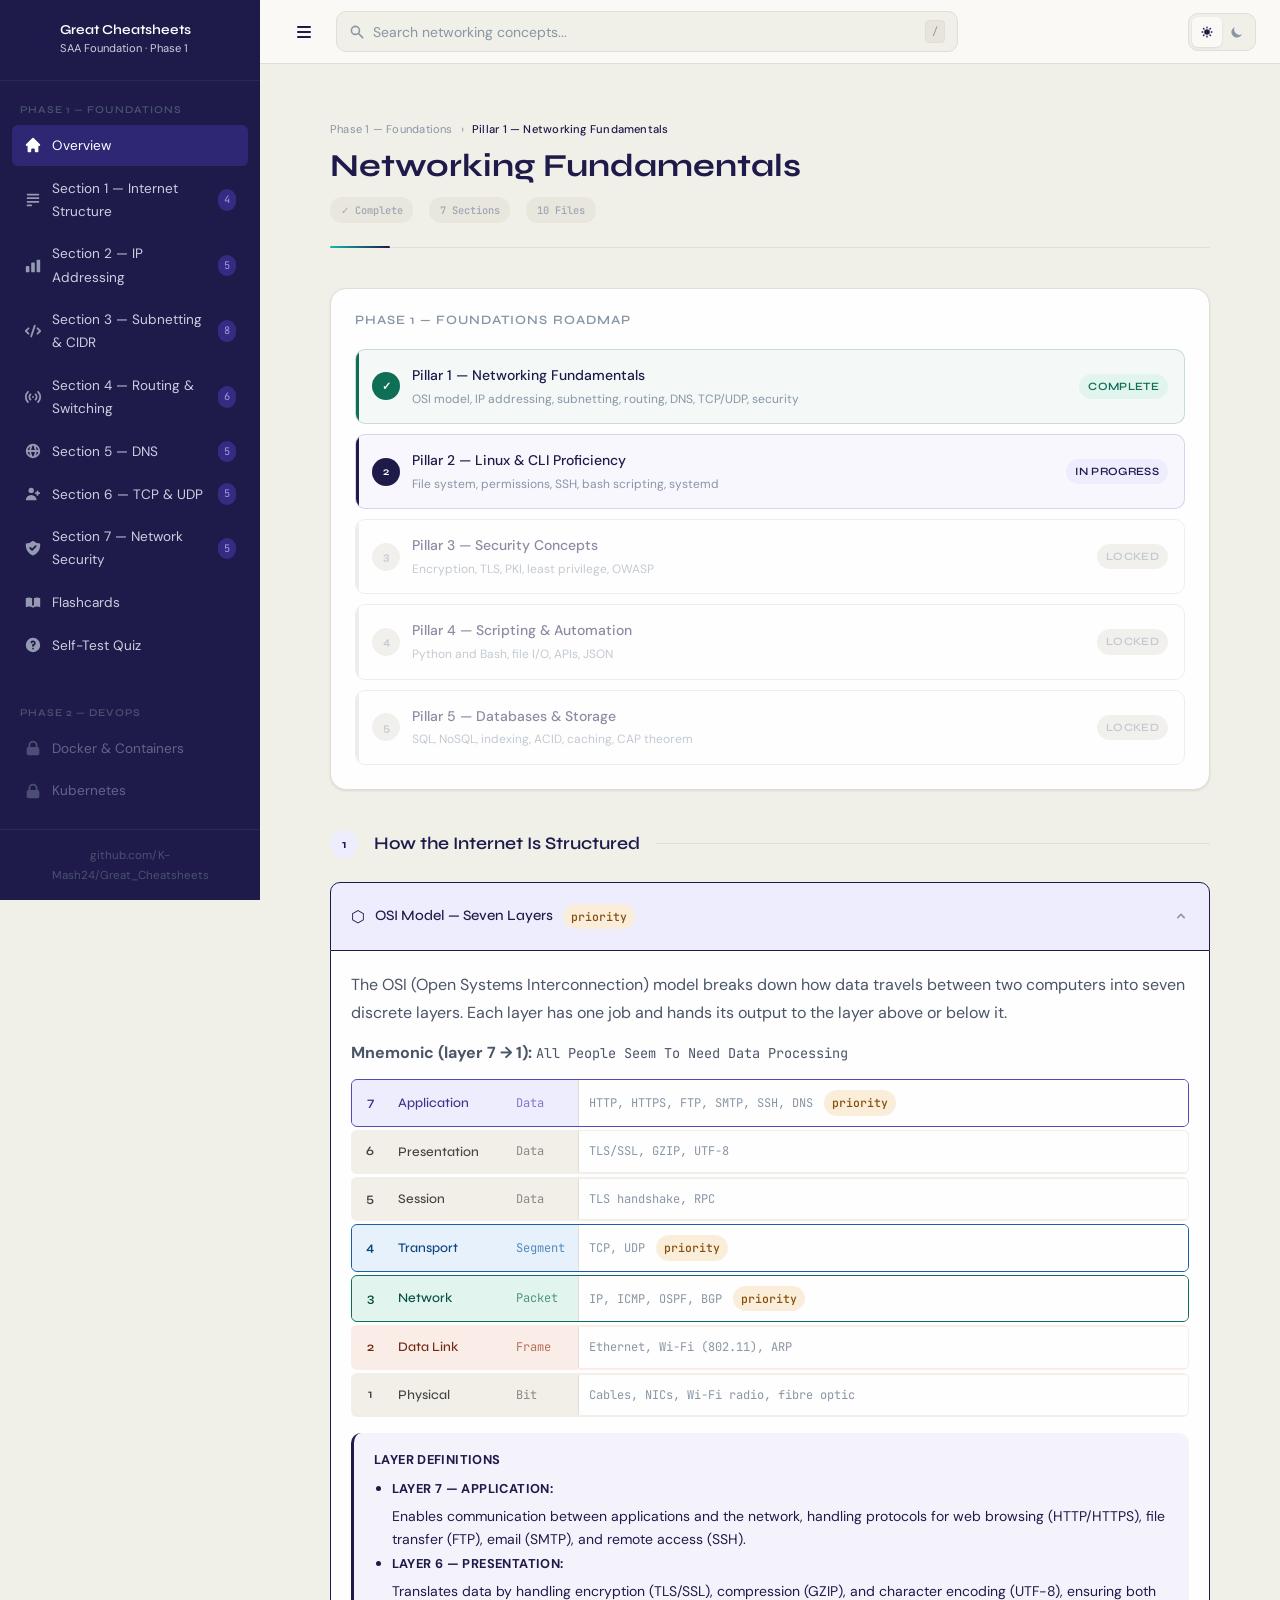
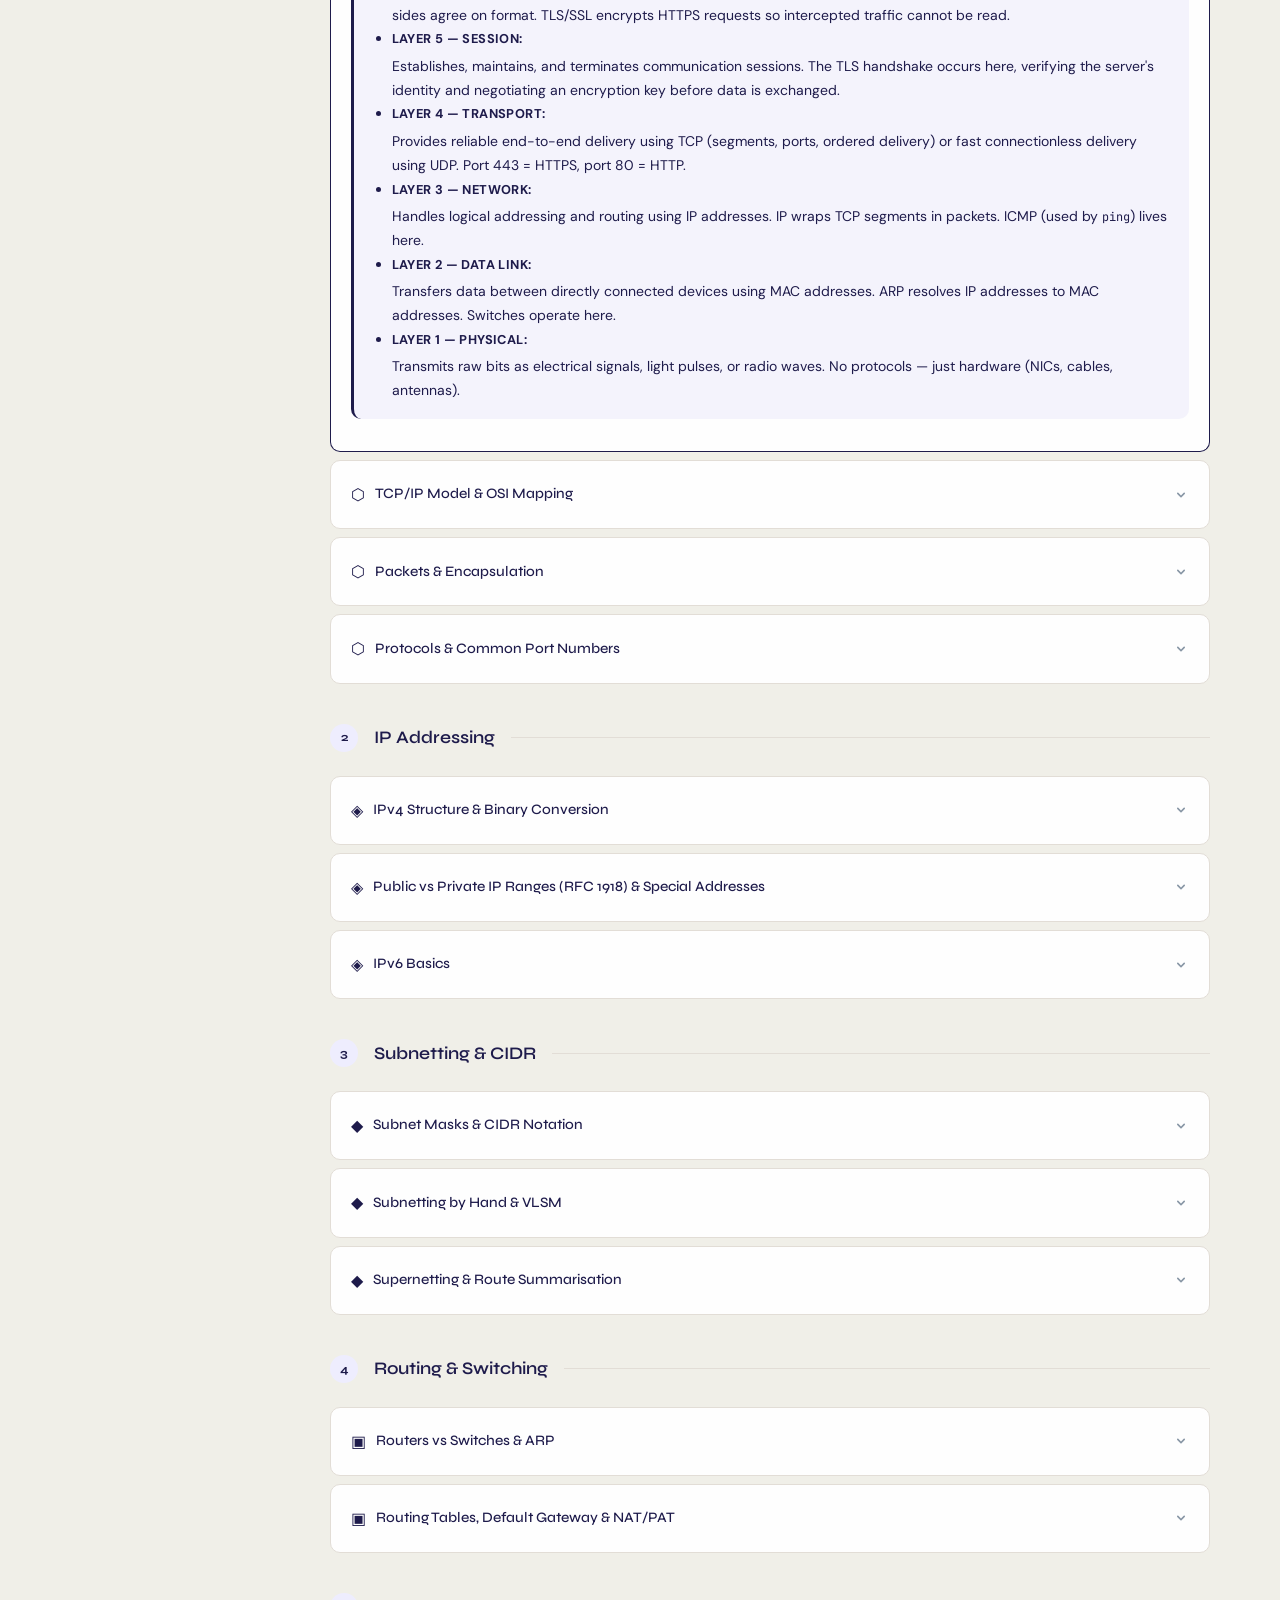
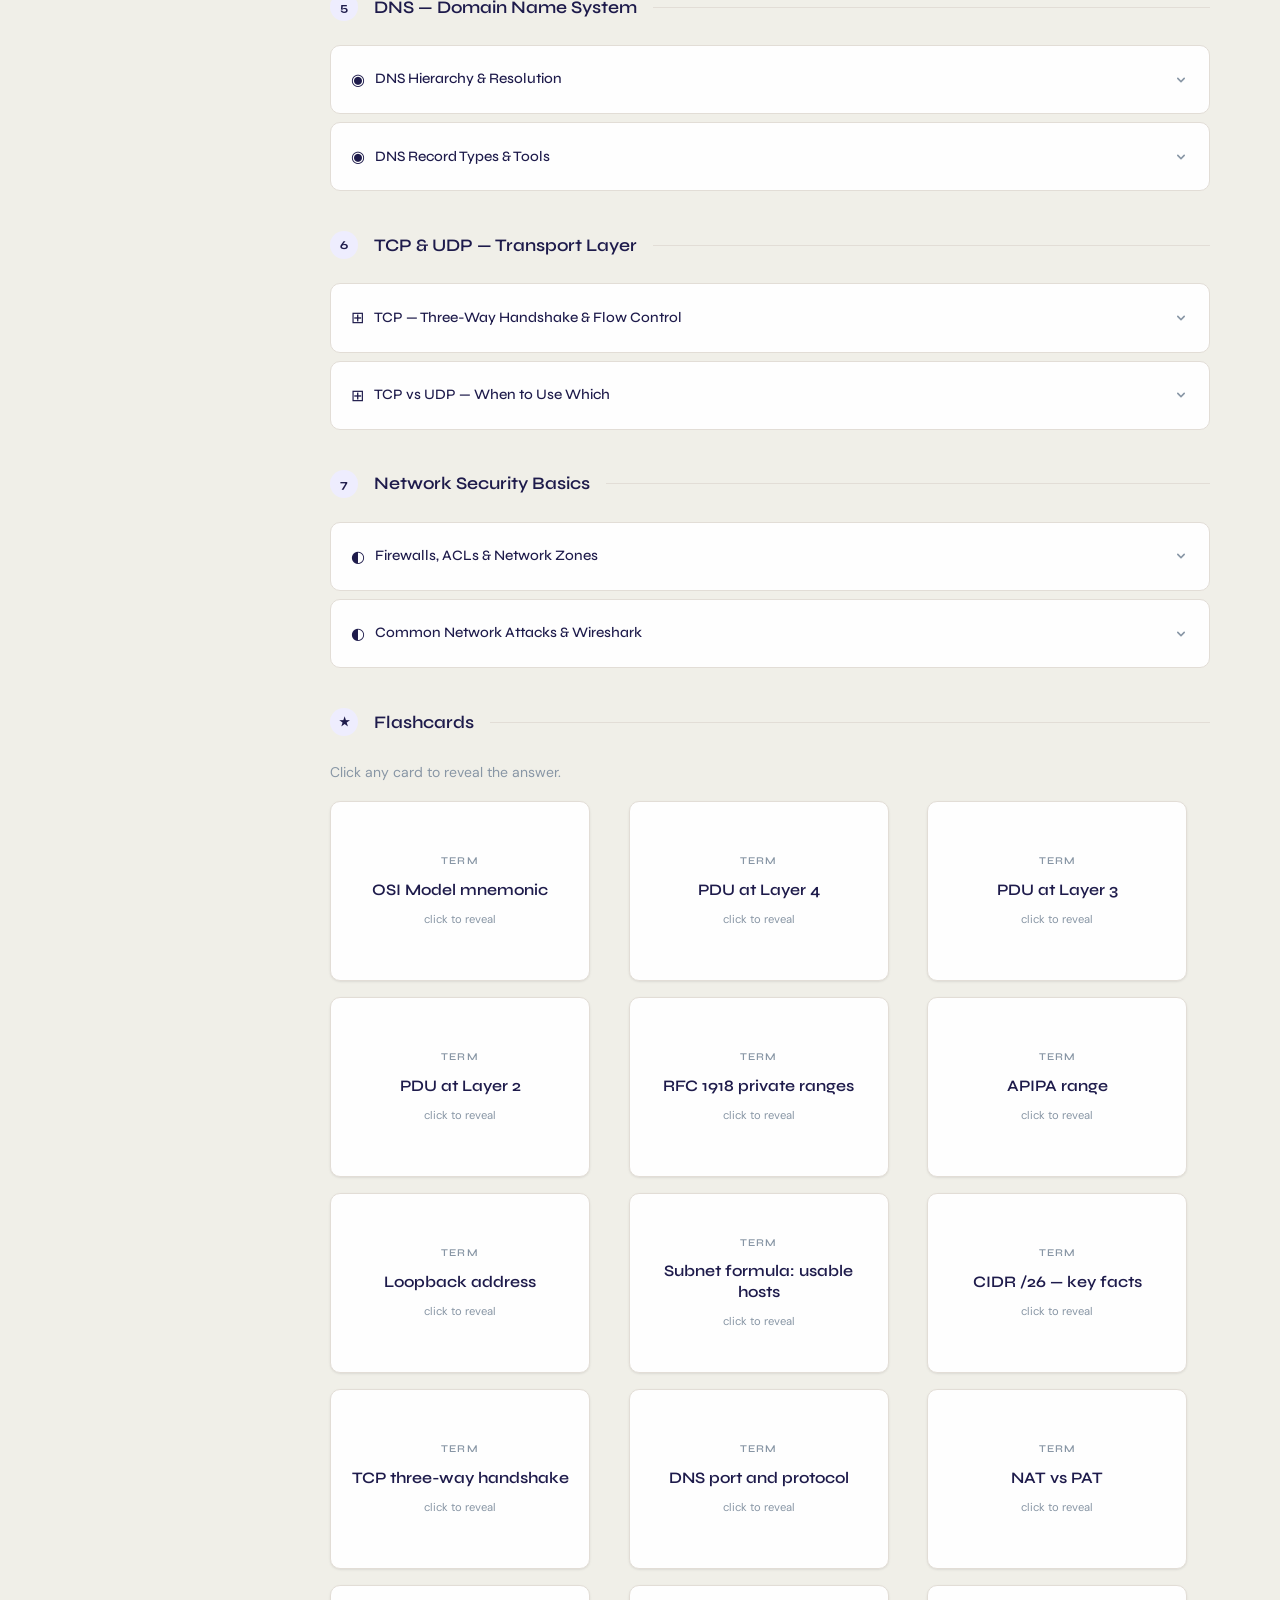
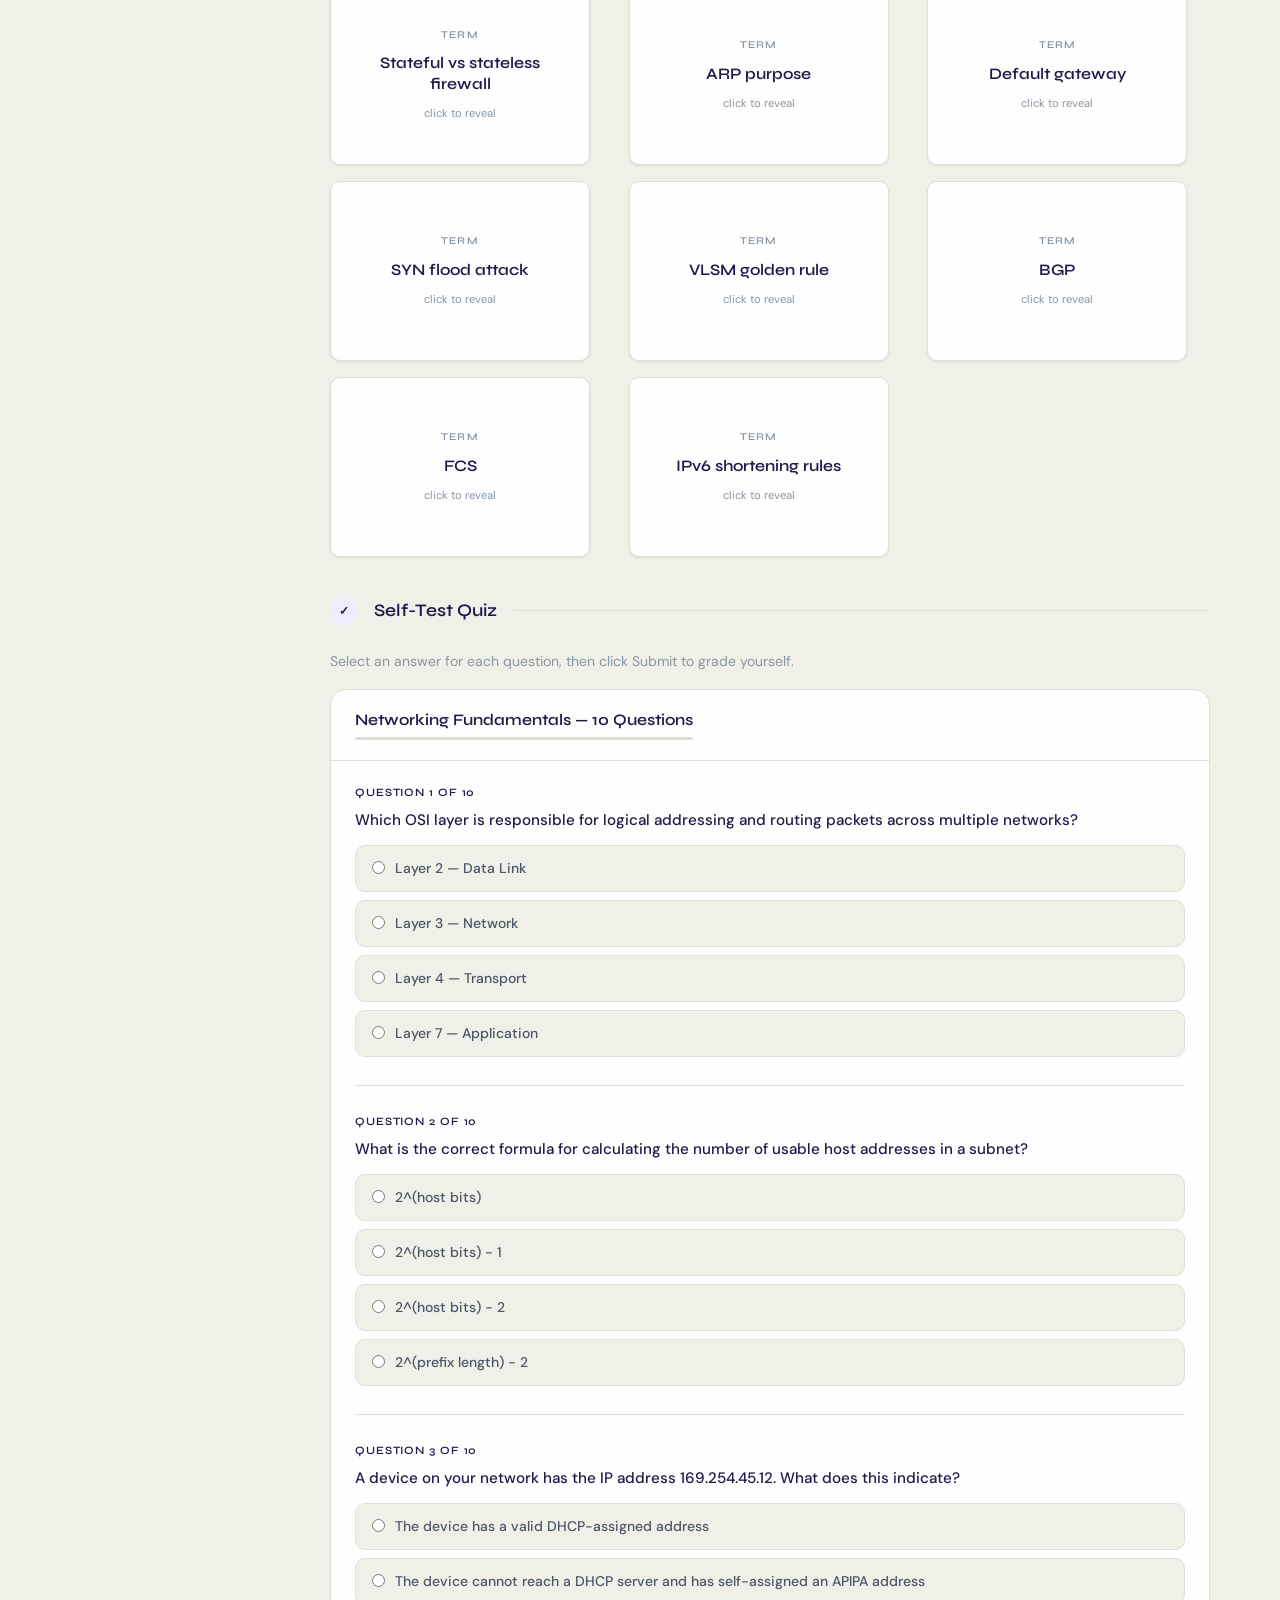
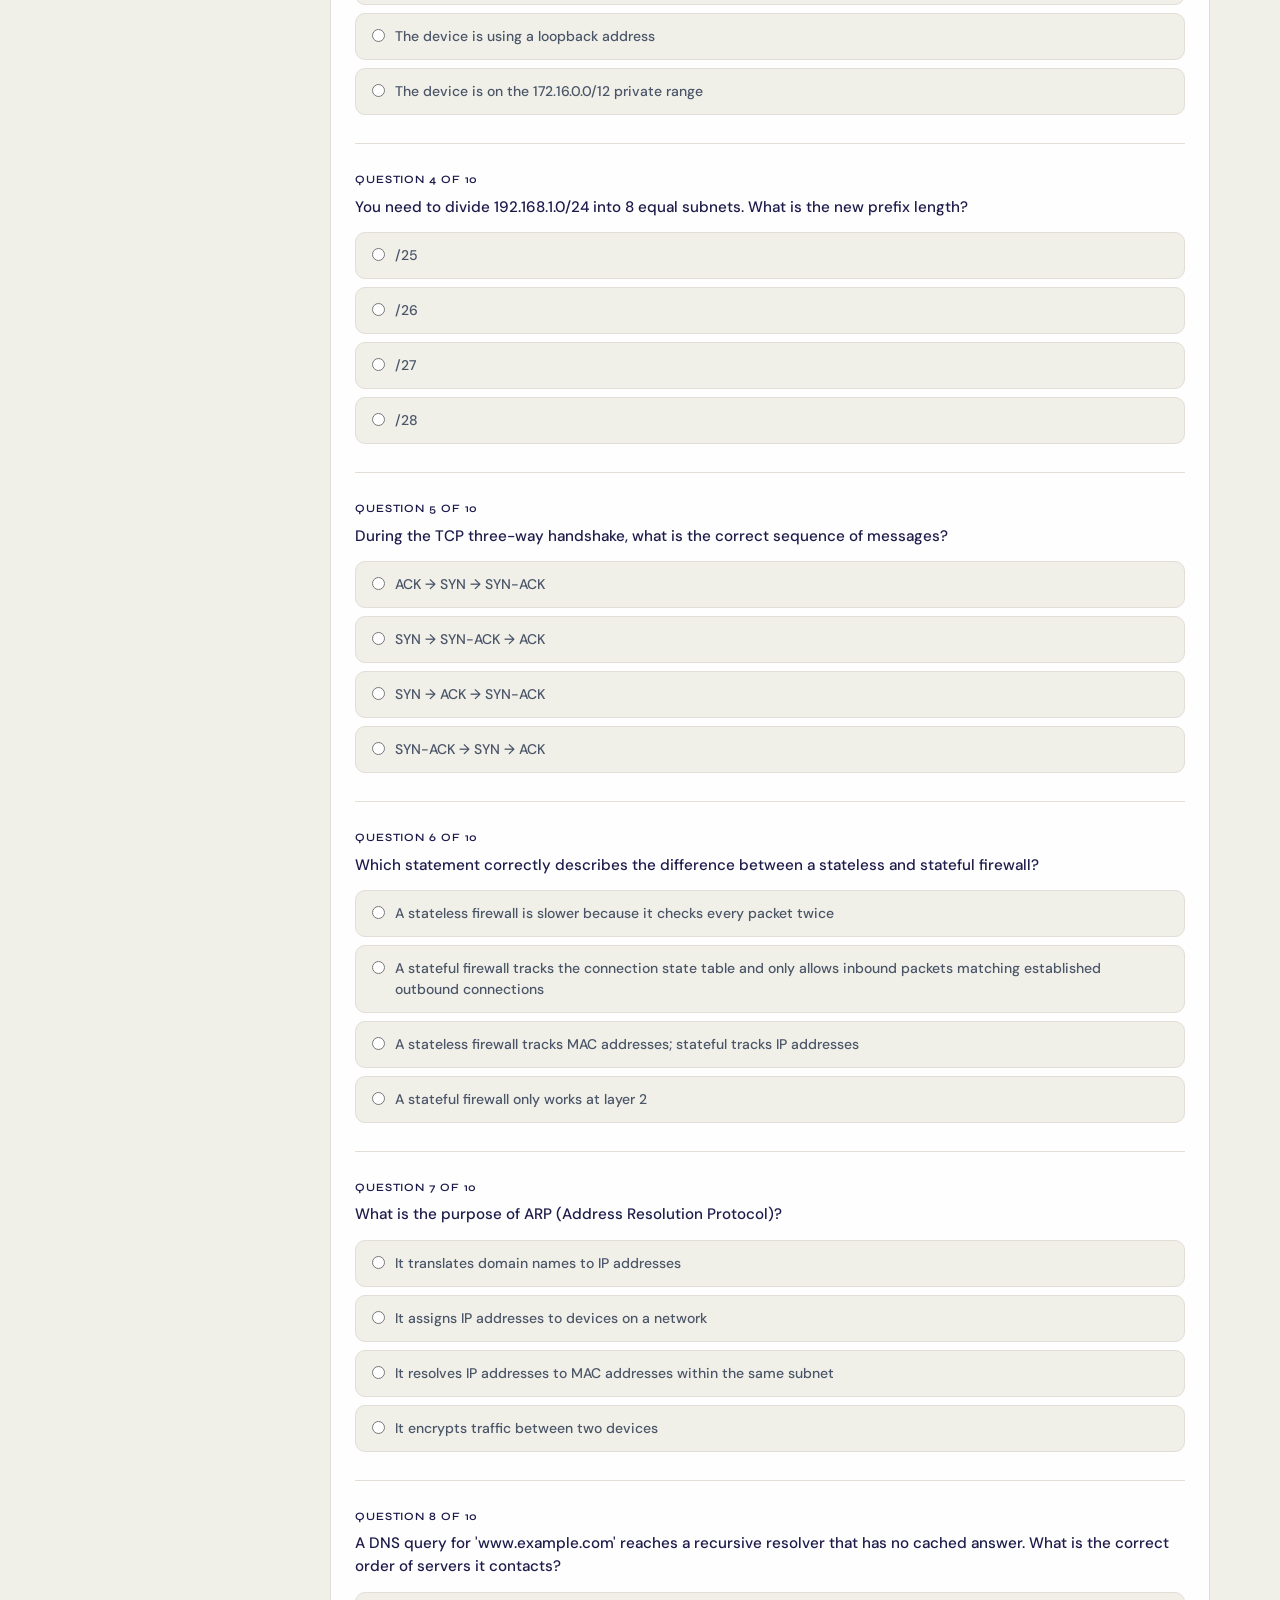
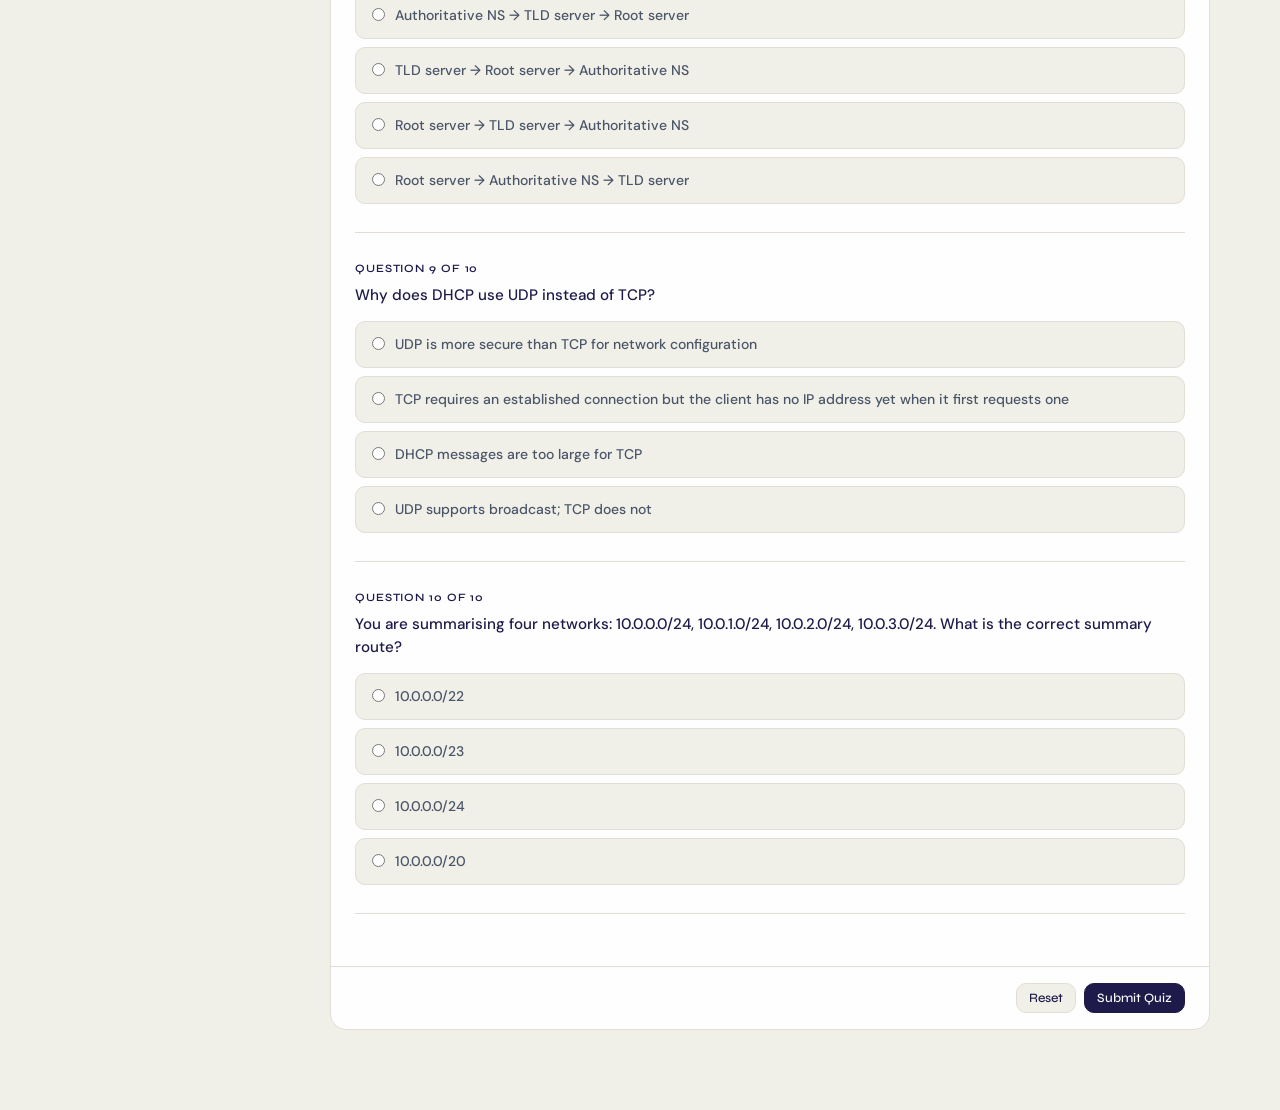
<file: Pillar1.html>
<!DOCTYPE html>
<html lang="en" data-theme="light">
<head>
  <meta charset="UTF-8" />
  <meta name="viewport" content="width=device-width, initial-scale=1.0" />
  <title>Pillar 1 — Networking Fundamentals | Great Cheatsheets</title>
  <link rel="stylesheet" href="style.css" />
  <link rel="preconnect" href="https://fonts.googleapis.com" />
</head>
<body>

<div class="app-shell">

  <!-- ═══════════════════════════════════════════
       SIDEBAR
  ═══════════════════════════════════════════ -->
  <aside class="sidebar" id="sidebar">
    <div class="sidebar-logo">
      <a href="#" class="logo-mark">
        <div class="logo-icon">GC</div>
        <div>
          <div class="logo-text">Great Cheatsheets</div>
          <div class="logo-sub">SAA Foundation · Phase 1</div>
        </div>
      </a>
    </div>

    <div class="sidebar-section-label">Phase 1 — Foundations</div>
    <nav class="sidebar-nav">
      <a class="nav-item active" href="#overview">
        <svg class="nav-icon" viewBox="0 0 20 20" fill="currentColor"><path d="M10.707 2.293a1 1 0 00-1.414 0l-7 7a1 1 0 001.414 1.414L4 10.414V17a1 1 0 001 1h2a1 1 0 001-1v-2a1 1 0 011-1h2a1 1 0 011 1v2a1 1 0 001 1h2a1 1 0 001-1v-6.586l.293.293a1 1 0 001.414-1.414l-7-7z"/></svg>
        Overview
      </a>
      <a class="nav-item" href="#s1">
        <svg class="nav-icon" viewBox="0 0 20 20" fill="currentColor"><path fill-rule="evenodd" d="M3 4a1 1 0 011-1h12a1 1 0 110 2H4a1 1 0 01-1-1zm0 4a1 1 0 011-1h12a1 1 0 110 2H4a1 1 0 01-1-1zm0 4a1 1 0 011-1h12a1 1 0 110 2H4a1 1 0 01-1-1zm0 4a1 1 0 011-1h4a1 1 0 110 2H4a1 1 0 01-1-1z" clip-rule="evenodd"/></svg>
        Section 1 — Internet Structure
        <span class="nav-badge">4</span>
      </a>
      <a class="nav-item" href="#s2">
        <svg class="nav-icon" viewBox="0 0 20 20" fill="currentColor"><path d="M2 11a1 1 0 011-1h2a1 1 0 011 1v5a1 1 0 01-1 1H3a1 1 0 01-1-1v-5zm6-4a1 1 0 011-1h2a1 1 0 011 1v9a1 1 0 01-1 1H9a1 1 0 01-1-1V7zm6-3a1 1 0 011-1h2a1 1 0 011 1v12a1 1 0 01-1 1h-2a1 1 0 01-1-1V4z"/></svg>
        Section 2 — IP Addressing
        <span class="nav-badge">5</span>
      </a>
      <a class="nav-item" href="#s3">
        <svg class="nav-icon" viewBox="0 0 20 20" fill="currentColor"><path fill-rule="evenodd" d="M12.316 3.051a1 1 0 01.633 1.265l-4 12a1 1 0 11-1.898-.632l4-12a1 1 0 011.265-.633zM5.707 6.293a1 1 0 010 1.414L3.414 10l2.293 2.293a1 1 0 11-1.414 1.414l-3-3a1 1 0 010-1.414l3-3a1 1 0 011.414 0zm8.586 0a1 1 0 011.414 0l3 3a1 1 0 010 1.414l-3 3a1 1 0 11-1.414-1.414L16.586 10l-2.293-2.293a1 1 0 010-1.414z" clip-rule="evenodd"/></svg>
        Section 3 — Subnetting & CIDR
        <span class="nav-badge">8</span>
      </a>
      <a class="nav-item" href="#s4">
        <svg class="nav-icon" viewBox="0 0 20 20" fill="currentColor"><path fill-rule="evenodd" d="M5.05 3.636a1 1 0 010 1.414 7 7 0 000 9.9 1 1 0 11-1.414 1.414 9 9 0 010-12.728 1 1 0 011.414 0zm9.9 0a1 1 0 011.414 0 9 9 0 010 12.728 1 1 0 11-1.414-1.414 7 7 0 000-9.9 1 1 0 010-1.414zM7.879 6.464a1 1 0 010 1.414 3 3 0 000 4.243 1 1 0 11-1.415 1.414 5 5 0 010-7.07 1 1 0 011.415 0zm4.242 0a1 1 0 011.415 0 5 5 0 010 7.072 1 1 0 01-1.415-1.415 3 3 0 000-4.242 1 1 0 010-1.415zM10 9a1 1 0 011 1v.01a1 1 0 11-2 0V10a1 1 0 011-1z" clip-rule="evenodd"/></svg>
        Section 4 — Routing & Switching
        <span class="nav-badge">6</span>
      </a>
      <a class="nav-item" href="#s5">
        <svg class="nav-icon" viewBox="0 0 20 20" fill="currentColor"><path fill-rule="evenodd" d="M4.083 9h1.946c.089-1.546.383-2.97.837-4.118A6.004 6.004 0 004.083 9zM10 2a8 8 0 100 16A8 8 0 0010 2zm0 2c-.076 0-.232.032-.465.262-.238.234-.497.623-.737 1.182-.389.907-.673 2.142-.766 3.556h3.936c-.093-1.414-.377-2.649-.766-3.556-.24-.56-.5-.948-.737-1.182C10.232 4.032 10.076 4 10 4zm3.971 5c-.089-1.546-.383-2.97-.837-4.118A6.004 6.004 0 0115.917 9h-1.946zm-2.003 2H8.032c.093 1.414.377 2.649.766 3.556.24.56.5.948.737 1.182.233.23.389.262.465.262.076 0 .232-.032.465-.262.238-.234.498-.623.737-1.182.389-.907.673-2.142.766-3.556zm1.166 4.118c.454-1.147.748-2.572.837-4.118h1.946a6.004 6.004 0 01-2.783 4.118zm-6.268 0C6.412 13.97 6.118 12.546 6.03 11H4.083a6.004 6.004 0 002.783 4.118z" clip-rule="evenodd"/></svg>
        Section 5 — DNS
        <span class="nav-badge">5</span>
      </a>
      <a class="nav-item" href="#s6">
        <svg class="nav-icon" viewBox="0 0 20 20" fill="currentColor"><path d="M8 9a3 3 0 100-6 3 3 0 000 6zM8 11a6 6 0 016 6H2a6 6 0 016-6zM16 7a1 1 0 10-2 0v1h-1a1 1 0 100 2h1v1a1 1 0 102 0v-1h1a1 1 0 100-2h-1V7z"/></svg>
        Section 6 — TCP & UDP
        <span class="nav-badge">5</span>
      </a>
      <a class="nav-item" href="#s7">
        <svg class="nav-icon" viewBox="0 0 20 20" fill="currentColor"><path fill-rule="evenodd" d="M2.166 4.999A11.954 11.954 0 0010 1.944 11.954 11.954 0 0017.834 5c.11.65.166 1.32.166 2.001 0 5.225-3.34 9.67-8 11.317C5.34 16.67 2 12.225 2 7c0-.682.057-1.35.166-2.001zm11.541 3.708a1 1 0 00-1.414-1.414L9 10.586 7.707 9.293a1 1 0 00-1.414 1.414l2 2a1 1 0 001.414 0l4-4z" clip-rule="evenodd"/></svg>
        Section 7 — Network Security
        <span class="nav-badge">5</span>
      </a>
      <a class="nav-item" href="#flashcards">
        <svg class="nav-icon" viewBox="0 0 20 20" fill="currentColor"><path d="M9 4.804A7.968 7.968 0 005.5 4c-1.255 0-2.443.29-3.5.804v10A7.969 7.969 0 015.5 14c1.669 0 3.218.51 4.5 1.385A7.962 7.962 0 0114.5 14c1.255 0 2.443.29 3.5.804v-10A7.968 7.968 0 0014.5 4c-1.255 0-2.443.29-3.5.804V12a1 1 0 11-2 0V4.804z"/></svg>
        Flashcards
      </a>
      <a class="nav-item" href="#quiz">
        <svg class="nav-icon" viewBox="0 0 20 20" fill="currentColor"><path fill-rule="evenodd" d="M18 10a8 8 0 11-16 0 8 8 0 0116 0zm-8-3a1 1 0 00-.867.5 1 1 0 11-1.731-1A3 3 0 0113 8a3.001 3.001 0 01-2 2.83V11a1 1 0 11-2 0v-1a1 1 0 011-1 1 1 0 100-2zm0 8a1 1 0 100-2 1 1 0 000 2z" clip-rule="evenodd"/></svg>
        Self-Test Quiz
      </a>
    </nav>

    <div class="sidebar-section-label">Phase 2 — DevOps</div>
    <nav class="sidebar-nav">
      <a class="nav-item" href="#" style="opacity:0.4; cursor:not-allowed;">
        <svg class="nav-icon" viewBox="0 0 20 20" fill="currentColor"><path fill-rule="evenodd" d="M5 9V7a5 5 0 0110 0v2a2 2 0 012 2v5a2 2 0 01-2 2H5a2 2 0 01-2-2v-5a2 2 0 012-2zm8-2v2H7V7a3 3 0 016 0z" clip-rule="evenodd"/></svg>
        Docker &amp; Containers
      </a>
      <a class="nav-item" href="#" style="opacity:0.4; cursor:not-allowed;">
        <svg class="nav-icon" viewBox="0 0 20 20" fill="currentColor"><path fill-rule="evenodd" d="M5 9V7a5 5 0 0110 0v2a2 2 0 012 2v5a2 2 0 01-2 2H5a2 2 0 01-2-2v-5a2 2 0 012-2zm8-2v2H7V7a3 3 0 016 0z" clip-rule="evenodd"/></svg>
        Kubernetes
      </a>
    </nav>

    <div class="sidebar-footer">
      <div style="font-size:0.72rem; color:#4a5270; text-align:center;">
        github.com/K-Mash24/Great_Cheatsheets
      </div>
    </div>
  </aside>

  <div class="sidebar-overlay" id="sidebarOverlay"></div>

  <!-- ═══════════════════════════════════════════
       MAIN CONTENT
  ═══════════════════════════════════════════ -->
  <div class="main-content">

    <!-- Top Bar -->
    <header class="topbar">
      <div class="topbar-left">
        <button class="hamburger" id="hamburger" aria-label="Toggle sidebar">
          <svg width="20" height="20" viewBox="0 0 20 20" fill="currentColor"><path fill-rule="evenodd" d="M3 5a1 1 0 011-1h12a1 1 0 110 2H4a1 1 0 01-1-1zM3 10a1 1 0 011-1h12a1 1 0 110 2H4a1 1 0 01-1-1zM3 15a1 1 0 011-1h12a1 1 0 110 2H4a1 1 0 01-1-1z" clip-rule="evenodd"/></svg>
        </button>
        <div class="search-bar">
          <svg width="16" height="16" viewBox="0 0 20 20" fill="currentColor"><path fill-rule="evenodd" d="M8 4a4 4 0 100 8 4 4 0 000-8zM2 8a6 6 0 1110.89 3.476l4.817 4.817a1 1 0 01-1.414 1.414l-4.816-4.816A6 6 0 012 8z" clip-rule="evenodd"/></svg>
          <input type="text" class="search-input" id="searchInput" placeholder="Search networking concepts..." autocomplete="off" />
          <kbd class="search-shortcut">/</kbd>
        </div>
      </div>
      <div class="topbar-right">
        <div class="theme-toggle" id="themeToggle" role="group" aria-label="Theme toggle">
          <button class="theme-toggle-btn active" id="lightBtn" aria-label="Light mode" title="Light mode">
            <svg width="14" height="14" viewBox="0 0 20 20" fill="currentColor"><path fill-rule="evenodd" d="M10 2a1 1 0 011 1v1a1 1 0 11-2 0V3a1 1 0 011-1zm4 8a4 4 0 11-8 0 4 4 0 018 0zm-.464 4.95l.707.707a1 1 0 001.414-1.414l-.707-.707a1 1 0 00-1.414 1.414zm2.12-10.607a1 1 0 010 1.414l-.706.707a1 1 0 11-1.414-1.414l.707-.707a1 1 0 011.414 0zM17 11a1 1 0 100-2h-1a1 1 0 100 2h1zm-7 4a1 1 0 011 1v1a1 1 0 11-2 0v-1a1 1 0 011-1zM5.05 6.464A1 1 0 106.465 5.05l-.708-.707a1 1 0 00-1.414 1.414l.707.707zm1.414 8.486l-.707.707a1 1 0 01-1.414-1.414l.707-.707a1 1 0 011.414 1.414zM4 11a1 1 0 100-2H3a1 1 0 000 2h1z" clip-rule="evenodd"/></svg>
          </button>
          <button class="theme-toggle-btn" id="darkBtn" aria-label="Dark mode" title="Dark mode">
            <svg width="14" height="14" viewBox="0 0 20 20" fill="currentColor"><path d="M17.293 13.293A8 8 0 016.707 2.707a8.001 8.001 0 1010.586 10.586z"/></svg>
          </button>
        </div>
      </div>
    </header>

    <!-- Page Body -->
    <main class="page-container" id="mainContent">

      <!-- Page Header -->
      <div class="page-header" id="overview">
        <div class="breadcrumb">
          <span>Phase 1 — Foundations</span>
          <span>›</span>
          <span class="crumb-active">Pillar 1 — Networking Fundamentals</span>
        </div>
        <h1>Networking Fundamentals</h1>
        <div class="page-meta">
          <span class="meta-badge complete">✓ Complete</span>
          <span class="meta-badge" style="background:var(--bg-tertiary);color:var(--text-muted);">7 Sections</span>
          <span class="meta-badge" style="background:var(--bg-tertiary);color:var(--text-muted);">10 Files</span>
        </div>
      </div>

      <!-- Roadmap Tracker -->
      <div class="roadmap-tracker">
        <h3>Phase 1 — Foundations Roadmap</h3>
        <div class="roadmap-phases">
          <div class="phase-item complete">
            <div class="phase-dot">✓</div>
            <div class="phase-content">
              <div class="phase-name">Pillar 1 — Networking Fundamentals</div>
              <div class="phase-desc">OSI model, IP addressing, subnetting, routing, DNS, TCP/UDP, security</div>
            </div>
            <span class="phase-status">COMPLETE</span>
          </div>
          <div class="phase-item in-progress">
            <div class="phase-dot">2</div>
            <div class="phase-content">
              <div class="phase-name">Pillar 2 — Linux &amp; CLI Proficiency</div>
              <div class="phase-desc">File system, permissions, SSH, bash scripting, systemd</div>
            </div>
            <span class="phase-status">IN PROGRESS</span>
          </div>
          <div class="phase-item locked">
            <div class="phase-dot">3</div>
            <div class="phase-content">
              <div class="phase-name">Pillar 3 — Security Concepts</div>
              <div class="phase-desc">Encryption, TLS, PKI, least privilege, OWASP</div>
            </div>
            <span class="phase-status">LOCKED</span>
          </div>
          <div class="phase-item locked">
            <div class="phase-dot">4</div>
            <div class="phase-content">
              <div class="phase-name">Pillar 4 — Scripting &amp; Automation</div>
              <div class="phase-desc">Python and Bash, file I/O, APIs, JSON</div>
            </div>
            <span class="phase-status">LOCKED</span>
          </div>
          <div class="phase-item locked">
            <div class="phase-dot">5</div>
            <div class="phase-content">
              <div class="phase-name">Pillar 5 — Databases &amp; Storage</div>
              <div class="phase-desc">SQL, NoSQL, indexing, ACID, caching, CAP theorem</div>
            </div>
            <span class="phase-status">LOCKED</span>
          </div>
        </div>
      </div>

      <!-- ══════════ SECTION 1 ══════════ -->
      <div class="section-divider" id="s1">
        <div class="section-number">1</div>
        <h2>How the Internet Is Structured</h2>
      </div>

      <!-- OSI Model -->
      <div class="accordion open" data-searchable>
        <div class="accordion-header" onclick="toggleAccordion(this)">
          <div class="accordion-title">
            <span class="acc-icon">⬡</span>
            OSI Model — Seven Layers
            <span class="tag priority">priority</span>
          </div>
          <svg class="accordion-chevron" width="16" height="16" viewBox="0 0 20 20" fill="currentColor"><path fill-rule="evenodd" d="M5.293 7.293a1 1 0 011.414 0L10 10.586l3.293-3.293a1 1 0 111.414 1.414l-4 4a1 1 0 01-1.414 0l-4-4a1 1 0 010-1.414z"/></svg>
        </div>
        <div class="accordion-body">
          <p>The OSI (Open Systems Interconnection) model breaks down how data travels between two computers into seven discrete layers. Each layer has one job and hands its output to the layer above or below it.</p>
          <p><strong>Mnemonic (layer 7 → 1):</strong> <code>All People Seem To Need Data Processing</code></p>
          <div class="osi-stack">
            <div class="osi-row priority-row" style="background:#eeedfe; border-color:#534ab7;">
              <div class="osi-num" style="background:#EEEDFE;color:#3C3489;">7</div>
              <div class="osi-name" style="background:#EEEDFE;color:#3C3489;">Application</div>
              <div class="osi-pdu" style="background:#EEEDFE;color:#534ab7;">Data</div>
              <div class="osi-protocols">HTTP, HTTPS, FTP, SMTP, SSH, DNS <span class="tag priority" style="margin-left:4px;">priority</span></div>
            </div>
            <div class="osi-row" style="background:#f1efe8;">
              <div class="osi-num" style="background:#f1efe8;color:#444441;">6</div>
              <div class="osi-name" style="background:#f1efe8;color:#444441;">Presentation</div>
              <div class="osi-pdu" style="background:#f1efe8;color:#5f5e5a;">Data</div>
              <div class="osi-protocols">TLS/SSL, GZIP, UTF-8</div>
            </div>
            <div class="osi-row" style="background:#f1efe8;">
              <div class="osi-num" style="background:#f1efe8;color:#444441;">5</div>
              <div class="osi-name" style="background:#f1efe8;color:#444441;">Session</div>
              <div class="osi-pdu" style="background:#f1efe8;color:#5f5e5a;">Data</div>
              <div class="osi-protocols">TLS handshake, RPC</div>
            </div>
            <div class="osi-row priority-row" style="background:#e6f1fb; border-color:#185fa5;">
              <div class="osi-num" style="background:#E6F1FB;color:#0C447C;">4</div>
              <div class="osi-name" style="background:#E6F1FB;color:#0C447C;">Transport</div>
              <div class="osi-pdu" style="background:#E6F1FB;color:#185fa5;">Segment</div>
              <div class="osi-protocols">TCP, UDP <span class="tag priority" style="margin-left:4px;">priority</span></div>
            </div>
            <div class="osi-row priority-row" style="background:#e1f5ee; border-color:#0f6e56;">
              <div class="osi-num" style="background:#E1F5EE;color:#085041;">3</div>
              <div class="osi-name" style="background:#E1F5EE;color:#085041;">Network</div>
              <div class="osi-pdu" style="background:#E1F5EE;color:#0f6e56;">Packet</div>
              <div class="osi-protocols">IP, ICMP, OSPF, BGP <span class="tag priority" style="margin-left:4px;">priority</span></div>
            </div>
            <div class="osi-row" style="background:#faece7;">
              <div class="osi-num" style="background:#FAECE7;color:#712B13;">2</div>
              <div class="osi-name" style="background:#FAECE7;color:#712B13;">Data Link</div>
              <div class="osi-pdu" style="background:#FAECE7;color:#993c1d;">Frame</div>
              <div class="osi-protocols">Ethernet, Wi-Fi (802.11), ARP</div>
            </div>
            <div class="osi-row" style="background:#f1efe8;">
              <div class="osi-num" style="background:#f1efe8;color:#444441;">1</div>
              <div class="osi-name" style="background:#f1efe8;color:#444441;">Physical</div>
              <div class="osi-pdu" style="background:#f1efe8;color:#5f5e5a;">Bit</div>
              <div class="osi-protocols">Cables, NICs, Wi-Fi radio, fibre optic</div>
            </div>
          </div>
          <div class="info-box note" style="margin-top:1rem;">
            <strong>Layer definitions</strong>
            <ul style="padding-left:1.1rem;margin-top:0.4rem;">
              <li><strong>Layer 7 — Application:</strong> Enables communication between applications and the network, handling protocols for web browsing (HTTP/HTTPS), file transfer (FTP), email (SMTP), and remote access (SSH).</li>
              <li><strong>Layer 6 — Presentation:</strong> Translates data by handling encryption (TLS/SSL), compression (GZIP), and character encoding (UTF-8), ensuring both sides agree on format. TLS/SSL encrypts HTTPS requests so intercepted traffic cannot be read.</li>
              <li><strong>Layer 5 — Session:</strong> Establishes, maintains, and terminates communication sessions. The TLS handshake occurs here, verifying the server's identity and negotiating an encryption key before data is exchanged.</li>
              <li><strong>Layer 4 — Transport:</strong> Provides reliable end-to-end delivery using TCP (segments, ports, ordered delivery) or fast connectionless delivery using UDP. Port 443 = HTTPS, port 80 = HTTP.</li>
              <li><strong>Layer 3 — Network:</strong> Handles logical addressing and routing using IP addresses. IP wraps TCP segments in packets. ICMP (used by <code>ping</code>) lives here.</li>
              <li><strong>Layer 2 — Data Link:</strong> Transfers data between directly connected devices using MAC addresses. ARP resolves IP addresses to MAC addresses. Switches operate here.</li>
              <li><strong>Layer 1 — Physical:</strong> Transmits raw bits as electrical signals, light pulses, or radio waves. No protocols — just hardware (NICs, cables, antennas).</li>
            </ul>
          </div>
        </div>
      </div>

      <!-- TCP/IP Model -->
      <div class="accordion" data-searchable>
        <div class="accordion-header" onclick="toggleAccordion(this)">
          <div class="accordion-title"><span class="acc-icon">⬡</span>TCP/IP Model &amp; OSI Mapping</div>
          <svg class="accordion-chevron" width="16" height="16" viewBox="0 0 20 20" fill="currentColor"><path fill-rule="evenodd" d="M5.293 7.293a1 1 0 011.414 0L10 10.586l3.293-3.293a1 1 0 111.414 1.414l-4 4a1 1 0 01-1.414 0l-4-4a1 1 0 010-1.414z"/></svg>
        </div>
        <div class="accordion-body">
          <p>The TCP/IP model is the practical framework that actually runs the internet. OSI is the theory; TCP/IP is the real-world implementation — four layers instead of seven, collapsing those rarely treated separately.</p>
          <div class="code-block"><pre>OSI model (7 layers)              TCP/IP model (4 layers)
─────────────────────             ──────────────────────────────────────
7 — Application   ─┐
6 — Presentation  ─┼──────────►  Layer 4 — Application
5 — Session       ─┘             (HTTP, HTTPS, DNS, SMTP, SSH, TLS/SSL)

4 — Transport     ───────────►   Layer 3 — Transport
                                 (TCP, UDP)

3 — Network       ───────────►   Layer 2 — Internet
                                 (IP, ICMP)

2 — Data link     ─┬──────────►  Layer 1 — Network access
1 — Physical      ─┘             (Ethernet, Wi-Fi, ARP, NICs, cables)</pre></div>
          <div class="info-box tip">
            <strong>Key distinction</strong>
            OSI is a <em>reference model</em> used for teaching and troubleshooting. TCP/IP is the <em>working model</em> — the actual protocol suite the internet runs on. Transport and Internet layers map exactly 1:1 between both models.
          </div>
        </div>
      </div>

      <!-- Encapsulation -->
      <div class="accordion" data-searchable>
        <div class="accordion-header" onclick="toggleAccordion(this)">
          <div class="accordion-title"><span class="acc-icon">⬡</span>Packets &amp; Encapsulation</div>
          <svg class="accordion-chevron" width="16" height="16" viewBox="0 0 20 20" fill="currentColor"><path fill-rule="evenodd" d="M5.293 7.293a1 1 0 011.414 0L10 10.586l3.293-3.293a1 1 0 111.414 1.414l-4 4a1 1 0 01-1.414 0l-4-4a1 1 0 010-1.414z"/></svg>
        </div>
        <div class="accordion-body">
          <p><strong>Encapsulation</strong> is the process by which each layer wraps the data from the layer above in its own header, adding only the information that layer needs. <strong>Decapsulation</strong> is the reverse — each layer strips its header on the receiving side.</p>
          <div class="code-block"><pre>SENDER — encapsulation (down the stack)
────────────────────────────────────────────
Layer 7  Data     → HTTP request (browser)
Layer 4  Segment  → [TCP header: ports, seq] + Data
Layer 3  Packet   → [IP header: src IP, dst IP] + Segment
Layer 2  Frame    → [MAC header] + Packet + [FCS trailer]
Layer 1  Bits     → 101101000110... (electrical/radio/light)

RECEIVER — decapsulation (up the stack)
────────────────────────────────────────────
Layer 1  Bits     → frame reconstructed
Layer 2  Frame    → MAC header checked + stripped → Packet
Layer 3  Packet   → IP header checked + stripped → Segment
Layer 4  Segment  → TCP header checked + stripped → Data
Layer 7  Data     → original HTTP request delivered</pre></div>
          <div class="info-box note">
            <strong>The gift analogy</strong>
            Think of encapsulation as a gift (your data) wrapped in multiple nested boxes. Each handler reads only their label and passes it on. The depot does not open the shipping box. Decapsulation is the receiver opening each box in reverse order until the original gift is revealed.
          </div>
          <p style="margin-top:0.75rem;"><strong>FCS (Frame Check Sequence)</strong> — a checksum added as a <em>trailer</em> (not a header) at layer 2. The receiver recalculates on arrival — mismatch means the frame was corrupted and is discarded. The only footer in the stack.</p>
        </div>
      </div>

      <!-- Protocols & Ports -->
      <div class="accordion" data-searchable>
        <div class="accordion-header" onclick="toggleAccordion(this)">
          <div class="accordion-title"><span class="acc-icon">⬡</span>Protocols &amp; Common Port Numbers</div>
          <svg class="accordion-chevron" width="16" height="16" viewBox="0 0 20 20" fill="currentColor"><path fill-rule="evenodd" d="M5.293 7.293a1 1 0 011.414 0L10 10.586l3.293-3.293a1 1 0 111.414 1.414l-4 4a1 1 0 01-1.414 0l-4-4a1 1 0 010-1.414z"/></svg>
        </div>
        <div class="accordion-body">
          <p>A <strong>protocol</strong> is an agreed set of rules two machines follow to understand each other. A <strong>port number</strong> gets data to the right application on a machine — the IP address is the building, the port is the flat number inside.</p>
          <p>Port ranges: <code>0–1023</code> well-known · <code>1024–49151</code> registered · <code>49152–65535</code> ephemeral</p>
          <div class="table-wrapper">
            <table class="data-table">
              <thead><tr><th>Port</th><th>Protocol</th><th>Transport</th><th>Category</th><th>Purpose</th></tr></thead>
              <tbody>
                <tr><td><code>20</code></td><td>FTP data</td><td><span class="tag tcp">TCP</span></td><td>File Transfer</td><td>Transfers actual file data</td></tr>
                <tr><td><code>21</code></td><td>FTP</td><td><span class="tag tcp">TCP</span></td><td>File Transfer</td><td>Control channel — commands and authentication</td></tr>
                <tr><td><code>22</code></td><td>SSH</td><td><span class="tag tcp">TCP</span></td><td>Security</td><td>Encrypted remote login and command execution</td></tr>
                <tr><td><code>23</code></td><td>Telnet</td><td><span class="tag tcp">TCP</span></td><td>Security</td><td>Unencrypted remote login — insecure, replaced by SSH</td></tr>
                <tr><td><code>25</code></td><td>SMTP</td><td><span class="tag tcp">TCP</span></td><td>Email</td><td>Sends email between mail servers</td></tr>
                <tr><td><code>53</code></td><td>DNS</td><td><span class="tag both">TCP+UDP</span></td><td>Infrastructure</td><td>Resolves hostnames to IPs. UDP for queries, TCP for large responses</td></tr>
                <tr><td><code>67/68</code></td><td>DHCP</td><td><span class="tag udp">UDP</span></td><td>Infrastructure</td><td>Assigns IP addresses. 67=server, 68=client</td></tr>
                <tr><td><code>80</code></td><td>HTTP</td><td><span class="tag tcp">TCP</span></td><td>Web</td><td>Unencrypted web traffic</td></tr>
                <tr><td><code>110</code></td><td>POP3</td><td><span class="tag tcp">TCP</span></td><td>Email</td><td>Downloads email to client, deletes from server</td></tr>
                <tr><td><code>143</code></td><td>IMAP</td><td><span class="tag tcp">TCP</span></td><td>Email</td><td>Reads email while keeping it on server</td></tr>
                <tr><td><code>443</code></td><td>HTTPS</td><td><span class="tag tcp">TCP</span></td><td>Web</td><td>HTTP encrypted with TLS — default modern browsing</td></tr>
                <tr><td><code>3306</code></td><td>MySQL</td><td><span class="tag tcp">TCP</span></td><td>Infrastructure</td><td>MySQL / MariaDB database connections</td></tr>
                <tr><td><code>3389</code></td><td>RDP</td><td><span class="tag tcp">TCP</span></td><td>Security</td><td>Graphical remote access to Windows machines</td></tr>
                <tr><td><code>5432</code></td><td>PostgreSQL</td><td><span class="tag tcp">TCP</span></td><td>Infrastructure</td><td>PostgreSQL database connections</td></tr>
              </tbody>
            </table>
          </div>
        </div>
      </div>

      <!-- ══════════ SECTION 2 ══════════ -->
      <div class="section-divider" id="s2">
        <div class="section-number">2</div>
        <h2>IP Addressing</h2>
      </div>

      <div class="accordion" data-searchable>
        <div class="accordion-header" onclick="toggleAccordion(this)">
          <div class="accordion-title"><span class="acc-icon">◈</span>IPv4 Structure &amp; Binary Conversion</div>
          <svg class="accordion-chevron" width="16" height="16" viewBox="0 0 20 20" fill="currentColor"><path fill-rule="evenodd" d="M5.293 7.293a1 1 0 011.414 0L10 10.586l3.293-3.293a1 1 0 111.414 1.414l-4 4a1 1 0 01-1.414 0l-4-4a1 1 0 010-1.414z"/></svg>
        </div>
        <div class="accordion-body">
          <p>A 32-bit numerical label written as four decimal octets separated by dots. Each octet = 8 bits, value always 0–255. The 0–255 range is a hard mathematical limit: 2⁸ = 256 values.</p>
          <div class="code-block"><pre>192      .    168      .    1        .    1
11000000      10101000      00000001      00000001
 octet 1       octet 2       octet 3       octet 4
 (8 bits)      (8 bits)      (8 bits)      (8 bits)
                    total = 32 bits</pre></div>
          <p><strong>Network ID</strong> — the portion identifying which network a device belongs to. <strong>Host ID</strong> — the portion identifying the specific device. In <code>192.168.1.5</code>, network ID = <code>192.168.1</code>, host ID = <code>5</code> (with a /24 mask).</p>
          <p><strong>Network address</strong> — first address in the block, host bits all zeros. Cannot be assigned to a device. <strong>Broadcast address</strong> — last address in the block, host bits all ones (255). Delivered to every device on the subnet.</p>
          <p><strong>Powers of 2 method for binary conversion:</strong></p>
          <div class="code-block"><pre>Bit position:   7      6      5      4      3      2      1      0
Power of 2:   128     64     32     16      8      4      2      1

Converting 192: 128 fits (rem 64) → 64 fits (rem 0) → all others: 0
Result: 11000000

Converting 168: 128 fits (rem 40) → 32 fits (rem 8) → 8 fits (rem 0)
Result: 10101000

Converting 1:   only the 1-position fits
Result: 00000001

Full address 192.168.1.1 → 11000000.10101000.00000001.00000001</pre></div>
        </div>
      </div>

      <div class="accordion" data-searchable>
        <div class="accordion-header" onclick="toggleAccordion(this)">
          <div class="accordion-title"><span class="acc-icon">◈</span>Public vs Private IP Ranges (RFC 1918) &amp; Special Addresses</div>
          <svg class="accordion-chevron" width="16" height="16" viewBox="0 0 20 20" fill="currentColor"><path fill-rule="evenodd" d="M5.293 7.293a1 1 0 011.414 0L10 10.586l3.293-3.293a1 1 0 111.414 1.414l-4 4a1 1 0 01-1.414 0l-4-4a1 1 0 010-1.414z"/></svg>
        </div>
        <div class="accordion-body">
          <p>IPv4 has only ~4.3 billion addresses (2³²). RFC 1918 designates three ranges as <strong>private</strong> — never routable on the public internet, reusable across any private network.</p>
          <div class="table-wrapper">
            <table class="data-table">
              <thead><tr><th>Range</th><th>CIDR</th><th>Addresses</th><th>Common use</th></tr></thead>
              <tbody>
                <tr><td><code>10.0.0.0 – 10.255.255.255</code></td><td><code>10.0.0.0/8</code></td><td>16,777,216</td><td>Large enterprise</td></tr>
                <tr><td><code>172.16.0.0 – 172.31.255.255</code></td><td><code>172.16.0.0/12</code></td><td>1,048,576</td><td>Mid-size networks</td></tr>
                <tr><td><code>192.168.0.0 – 192.168.255.255</code></td><td><code>192.168.0.0/16</code></td><td>65,536</td><td>Home &amp; small office</td></tr>
              </tbody>
            </table>
          </div>
          <p style="margin-top:0.75rem;">Special addresses:</p>
          <div class="table-wrapper">
            <table class="data-table">
              <thead><tr><th>Address / Range</th><th>Name</th><th>Meaning</th></tr></thead>
              <tbody>
                <tr><td><code>127.0.0.1</code></td><td>Loopback</td><td>This machine itself — traffic never leaves the host. Also: <code>localhost</code></td></tr>
                <tr><td><code>255.255.255.255</code></td><td>Limited broadcast</td><td>All devices on the local segment. Does not cross routers</td></tr>
                <tr><td><code>169.254.0.0/16</code></td><td>APIPA</td><td>Self-assigned fallback when DHCP is unreachable. Seeing this = DHCP failed</td></tr>
                <tr><td><code>0.0.0.0</code></td><td>Zero address</td><td>Unknown source address (pre-DHCP) or default route in routing tables</td></tr>
              </tbody>
            </table>
          </div>
        </div>
      </div>

      <div class="accordion" data-searchable>
        <div class="accordion-header" onclick="toggleAccordion(this)">
          <div class="accordion-title"><span class="acc-icon">◈</span>IPv6 Basics</div>
          <svg class="accordion-chevron" width="16" height="16" viewBox="0 0 20 20" fill="currentColor"><path fill-rule="evenodd" d="M5.293 7.293a1 1 0 011.414 0L10 10.586l3.293-3.293a1 1 0 111.414 1.414l-4 4a1 1 0 01-1.414 0l-4-4a1 1 0 010-1.414z"/></svg>
        </div>
        <div class="accordion-body">
          <p>IPv6 uses 128 bits, providing 2¹²⁸ ≈ 340 undecillion addresses. Written as eight groups of four hexadecimal digits separated by colons.</p>
          <div class="code-block"><pre>IPv4:   32 bits  → 4 groups of  8 bits → decimal   (0–255)
IPv6:  128 bits  → 8 groups of 16 bits → hex       (0000–ffff)

Full:   2001:0db8:0000:0000:0000:0000:0000:0001
Rule 1 (drop leading zeros): 2001:db8:0:0:0:0:0:1
Rule 2 (collapse zero run):  2001:db8::1

Expanding 2001:db8::1 → 3 groups shown → 8-3=5 zeros hidden
→ 2001:0db8:0000:0000:0000:0000:0000:0001</pre></div>
          <div class="table-wrapper">
            <table class="data-table">
              <thead><tr><th>Type</th><th>Prefix</th><th>IPv4 equivalent</th><th>Purpose</th></tr></thead>
              <tbody>
                <tr><td>Global unicast</td><td><code>2000::/3</code></td><td>Public IPv4</td><td>Globally routable</td></tr>
                <tr><td>Link-local</td><td><code>fe80::/10</code></td><td>APIPA <code>169.254.x.x</code></td><td>Auto-assigned, local segment only</td></tr>
                <tr><td>Loopback</td><td><code>::1</code></td><td><code>127.0.0.1</code></td><td>This machine itself</td></tr>
                <tr><td>Multicast</td><td><code>ff00::/8</code></td><td><code>255.255.255.255</code></td><td>One-to-many (replaces broadcast)</td></tr>
              </tbody>
            </table>
          </div>
        </div>
      </div>

      <!-- ══════════ SECTION 3 ══════════ -->
      <div class="section-divider" id="s3">
        <div class="section-number">3</div>
        <h2>Subnetting &amp; CIDR</h2>
      </div>

      <div class="accordion" data-searchable>
        <div class="accordion-header" onclick="toggleAccordion(this)">
          <div class="accordion-title"><span class="acc-icon">◆</span>Subnet Masks &amp; CIDR Notation</div>
          <svg class="accordion-chevron" width="16" height="16" viewBox="0 0 20 20" fill="currentColor"><path fill-rule="evenodd" d="M5.293 7.293a1 1 0 011.414 0L10 10.586l3.293-3.293a1 1 0 111.414 1.414l-4 4a1 1 0 01-1.414 0l-4-4a1 1 0 010-1.414z"/></svg>
        </div>
        <div class="accordion-body">
          <p>A <strong>subnet mask</strong> is a 32-bit number that defines the boundary between network ID and host ID. 1-bits = network, 0-bits = host. All 1s always appear before all 0s.</p>
          <p><strong>CIDR notation</strong> expresses an address and its mask together. The prefix length is the count of consecutive 1-bits.</p>
          <div class="code-block"><pre>192.168.1.0 + 255.255.255.0  →  192.168.1.0/24

255.255.255.0 in binary:
11111111.11111111.11111111.00000000  (24 ones)</pre></div>
          <div class="table-wrapper">
            <table class="data-table">
              <thead><tr><th>Prefix</th><th>Subnet mask</th><th>Host bits</th><th>Block size</th><th>Usable hosts</th></tr></thead>
              <tbody>
                <tr><td><code>/8</code></td><td>255.0.0.0</td><td>24</td><td>16,777,216</td><td>16,777,214</td></tr>
                <tr><td><code>/16</code></td><td>255.255.0.0</td><td>16</td><td>65,536</td><td>65,534</td></tr>
                <tr><td><code>/24</code></td><td>255.255.255.0</td><td>8</td><td>256</td><td>254</td></tr>
                <tr><td><code>/26</code></td><td>255.255.255.192</td><td>6</td><td>64</td><td>62</td></tr>
                <tr><td><code>/28</code></td><td>255.255.255.240</td><td>4</td><td>16</td><td>14</td></tr>
                <tr><td><code>/30</code></td><td>255.255.255.252</td><td>2</td><td>4</td><td>2 (point-to-point links)</td></tr>
                <tr><td><code>/32</code></td><td>255.255.255.255</td><td>0</td><td>1</td><td>0 (single host route)</td></tr>
              </tbody>
            </table>
          </div>
        </div>
      </div>

      <div class="accordion" data-searchable>
        <div class="accordion-header" onclick="toggleAccordion(this)">
          <div class="accordion-title"><span class="acc-icon">◆</span>Subnetting by Hand &amp; VLSM</div>
          <svg class="accordion-chevron" width="16" height="16" viewBox="0 0 20 20" fill="currentColor"><path fill-rule="evenodd" d="M5.293 7.293a1 1 0 011.414 0L10 10.586l3.293-3.293a1 1 0 111.414 1.414l-4 4a1 1 0 01-1.414 0l-4-4a1 1 0 010-1.414z"/></svg>
        </div>
        <div class="accordion-body">
          <p><strong>The four-step method:</strong> (1) Determine bits to borrow · (2) Calculate new mask · (3) Calculate block size · (4) List subnet boundaries</p>
          <div class="code-block"><pre>Example: Divide 192.168.1.0/24 into 4 equal subnets
4 subnets → 2² → borrow 2 bits → new prefix /26
Block size: 2⁶ = 64

Subnet 1:  192.168.1.0    → 192.168.1.63    (hosts: .1–.62)
Subnet 2:  192.168.1.64   → 192.168.1.127   (hosts: .65–.126)
Subnet 3:  192.168.1.128  → 192.168.1.191   (hosts: .129–.190)
Subnet 4:  192.168.1.192  → 192.168.1.255   (hosts: .193–.254)</pre></div>
          <div class="info-box tip">
            <strong>Subnets must be powers of 2</strong>
            You cannot create exactly 3 equal subnets. Round up to the next power of 2 (4 subnets) and leave the unused one reserved for future growth.
          </div>
          <p><strong>VLSM (Variable Length Subnet Masking)</strong> — allows different subnets to have different prefix lengths. Golden rule: always allocate largest requirement first.</p>
          <div class="code-block"><pre>192.168.1.0/24 — VLSM example
Finance (50 hosts) → /26 → 192.168.1.0    – 192.168.1.63   (62 usable)
HR (25 hosts)      → /27 → 192.168.1.64   – 192.168.1.95   (30 usable)
IT (10 hosts)      → /28 → 192.168.1.96   – 192.168.1.111  (14 usable)
Router link (2)    → /30 → 192.168.1.112  – 192.168.1.115  (2 usable)
Unused:                     192.168.1.116  – 192.168.1.255</pre></div>
        </div>
      </div>

      <div class="accordion" data-searchable>
        <div class="accordion-header" onclick="toggleAccordion(this)">
          <div class="accordion-title"><span class="acc-icon">◆</span>Supernetting &amp; Route Summarisation</div>
          <svg class="accordion-chevron" width="16" height="16" viewBox="0 0 20 20" fill="currentColor"><path fill-rule="evenodd" d="M5.293 7.293a1 1 0 011.414 0L10 10.586l3.293-3.293a1 1 0 111.414 1.414l-4 4a1 1 0 01-1.414 0l-4-4a1 1 0 010-1.414z"/></svg>
        </div>
        <div class="accordion-body">
          <p>Supernetting combines multiple contiguous networks into one summary route — the opposite of subnetting. The prefix gets <em>shorter</em>. Used to reduce routing table size.</p>
          <div class="code-block"><pre>Summarise: 192.168.0.0/24, 192.168.1.0/24, 192.168.2.0/24, 192.168.3.0/24

In binary (third octet):
192.168.0.0 → 000000|00  ─┐
192.168.1.0 → 000000|01   │  common bits = 22
192.168.2.0 → 000000|10   │  diverge at bit 23
192.168.3.0 → 000000|11  ─┘

Summary route: 192.168.0.0/22  (covers all four)

Subnetting:    /24 → /26 /26 /26 /26  (prefix gets longer)
Supernetting:  /24 /24 /24 /24 → /22  (prefix gets shorter)</pre></div>
          <div class="info-box note">
            <strong>Requirements for valid summarisation</strong>
            Networks must be contiguous · Number summarised must be a power of 2 · Summary address must fall on correct block boundary
          </div>
        </div>
      </div>

      <!-- ══════════ SECTION 4 ══════════ -->
      <div class="section-divider" id="s4">
        <div class="section-number">4</div>
        <h2>Routing &amp; Switching</h2>
      </div>

      <div class="accordion" data-searchable>
        <div class="accordion-header" onclick="toggleAccordion(this)">
          <div class="accordion-title"><span class="acc-icon">▣</span>Routers vs Switches &amp; ARP</div>
          <svg class="accordion-chevron" width="16" height="16" viewBox="0 0 20 20" fill="currentColor"><path fill-rule="evenodd" d="M5.293 7.293a1 1 0 011.414 0L10 10.586l3.293-3.293a1 1 0 111.414 1.414l-4 4a1 1 0 01-1.414 0l-4-4a1 1 0 010-1.414z"/></svg>
        </div>
        <div class="accordion-body">
          <div class="table-wrapper">
            <table class="data-table">
              <thead><tr><th>Feature</th><th>Switch</th><th>Router</th></tr></thead>
              <tbody>
                <tr><td>OSI Layer</td><td>Layer 2 — Data link</td><td>Layer 3 — Network</td></tr>
                <tr><td>Address used</td><td>MAC address</td><td>IP address</td></tr>
                <tr><td>Scope</td><td>Within one subnet</td><td>Between different networks</td></tr>
                <tr><td>Primary function</td><td>Frame delivery to correct port</td><td>Packet forwarding to next hop</td></tr>
              </tbody>
            </table>
          </div>
          <p style="margin-top:0.75rem;"><strong>ARP (Address Resolution Protocol)</strong> — resolves IP addresses to MAC addresses within the same subnet. Device broadcasts: "Who has IP x.x.x.x?" Owner replies with MAC. Result stored in ARP cache.</p>
          <div class="code-block"><pre>At each router hop along the path:
  IP header:  UNCHANGED (src/dst IP stay the same end-to-end)
  MAC header: REPLACED   (new src/dst MAC for each hop)

Your laptop → [MAC:laptop→R1] [IP:laptop→server]
Router 1    → [MAC:R1→R2]     [IP:laptop→server]
Router 2    → [MAC:R2→server] [IP:laptop→server]</pre></div>
        </div>
      </div>

      <div class="accordion" data-searchable>
        <div class="accordion-header" onclick="toggleAccordion(this)">
          <div class="accordion-title"><span class="acc-icon">▣</span>Routing Tables, Default Gateway &amp; NAT/PAT</div>
          <svg class="accordion-chevron" width="16" height="16" viewBox="0 0 20 20" fill="currentColor"><path fill-rule="evenodd" d="M5.293 7.293a1 1 0 011.414 0L10 10.586l3.293-3.293a1 1 0 111.414 1.414l-4 4a1 1 0 01-1.414 0l-4-4a1 1 0 010-1.414z"/></svg>
        </div>
        <div class="accordion-body">
          <p>A <strong>routing table</strong> maps destination networks to next hops. The router uses <strong>longest prefix match</strong> — the most specific matching entry always wins. <code>0.0.0.0/0</code> is the default route — catches all unmatched traffic.</p>
          <p>The <strong>default gateway</strong> is your machine's exit point — the router's private-side IP (typically <code>192.168.1.1</code> at home).</p>
          <p><strong>NAT (Network Address Translation)</strong> — translates private source IPs to the router's public IP as traffic leaves. Reverses on return. <strong>PAT (Port Address Translation)</strong> extends this by using unique port numbers to track multiple simultaneous connections — many private devices sharing one public IP.</p>
          <div class="code-block"><pre>PAT translation table:
192.168.1.5:51234 → 41.90.64.22:51234  (laptop)
192.168.1.7:51235 → 41.90.64.22:51235  (phone)
192.168.1.9:51236 → 41.90.64.22:51236  (TV)
All three share one public IP — differentiated by port number</pre></div>
          <p><strong>Dynamic routing protocols:</strong> RIP (small networks) · OSPF (enterprise) · BGP (internet backbone — holds the public internet together) · EIGRP (Cisco)</p>
        </div>
      </div>

      <!-- ══════════ SECTION 5 ══════════ -->
      <div class="section-divider" id="s5">
        <div class="section-number">5</div>
        <h2>DNS — Domain Name System</h2>
      </div>

      <div class="accordion" data-searchable>
        <div class="accordion-header" onclick="toggleAccordion(this)">
          <div class="accordion-title"><span class="acc-icon">◉</span>DNS Hierarchy &amp; Resolution</div>
          <svg class="accordion-chevron" width="16" height="16" viewBox="0 0 20 20" fill="currentColor"><path fill-rule="evenodd" d="M5.293 7.293a1 1 0 011.414 0L10 10.586l3.293-3.293a1 1 0 111.414 1.414l-4 4a1 1 0 01-1.414 0l-4-4a1 1 0 010-1.414z"/></svg>
        </div>
        <div class="accordion-body">
          <p>DNS translates hostnames to IP addresses. Operates at layer 7 on port 53 (UDP for standard queries, TCP for large responses).</p>
          <p><strong>Hierarchy:</strong> Root servers (13 sets, labeled a–m) → TLD servers (.com, .org, .ke) → Authoritative name servers (hold actual records)</p>
          <div class="code-block"><pre>Full resolution for www.google.com:
1. Browser cache      → cached? done
2. OS cache/hosts     → cached? done (/etc/hosts or C:\Windows\...)
3. Recursive resolver → cached? done (else queries on your behalf)
4. Root server        → "Ask .com TLD at x.x.x.x"
5. .com TLD server    → "Ask Google's nameserver at y.y.y.y"
6. Authoritative NS   → "www.google.com = 142.250.185.68"
7. Answer cached (TTL) and returned to your browser
8. Browser connects to 142.250.185.68
Typical completion: under 100 milliseconds</pre></div>
          <p><strong>TTL (Time To Live)</strong> — seconds a record can be cached. Low TTL = faster propagation but more queries. High TTL = less traffic but slower changes.</p>
        </div>
      </div>

      <div class="accordion" data-searchable>
        <div class="accordion-header" onclick="toggleAccordion(this)">
          <div class="accordion-title"><span class="acc-icon">◉</span>DNS Record Types &amp; Tools</div>
          <svg class="accordion-chevron" width="16" height="16" viewBox="0 0 20 20" fill="currentColor"><path fill-rule="evenodd" d="M5.293 7.293a1 1 0 011.414 0L10 10.586l3.293-3.293a1 1 0 111.414 1.414l-4 4a1 1 0 01-1.414 0l-4-4a1 1 0 010-1.414z"/></svg>
        </div>
        <div class="accordion-body">
          <div class="table-wrapper">
            <table class="data-table">
              <thead><tr><th>Record</th><th>Full name</th><th>Purpose</th></tr></thead>
              <tbody>
                <tr><td><code>A</code></td><td>Address</td><td>Maps hostname → IPv4 address</td></tr>
                <tr><td><code>AAAA</code></td><td>IPv6 Address</td><td>Maps hostname → IPv6 address</td></tr>
                <tr><td><code>CNAME</code></td><td>Canonical Name</td><td>Alias — maps one hostname to another hostname</td></tr>
                <tr><td><code>MX</code></td><td>Mail Exchange</td><td>Mail server for a domain. Contains hostname, not IP</td></tr>
                <tr><td><code>NS</code></td><td>Name Server</td><td>Identifies authoritative name servers for a domain</td></tr>
                <tr><td><code>TXT</code></td><td>Text</td><td>Arbitrary text — domain verification, SPF, security records</td></tr>
                <tr><td><code>PTR</code></td><td>Pointer</td><td>Reverse DNS — IP address → hostname</td></tr>
                <tr><td><code>SOA</code></td><td>Start of Authority</td><td>Admin info about a DNS zone</td></tr>
              </tbody>
            </table>
          </div>
          <div class="code-block" style="margin-top:0.75rem;"><pre class="code-comment"># dig — standard DNS query tool (Linux/macOS)</pre><pre><span class="code-keyword">dig</span> google.com              <span class="code-comment"># A record</span>
<span class="code-keyword">dig</span> google.com MX           <span class="code-comment"># MX records</span>
<span class="code-keyword">dig</span> @8.8.8.8 google.com     <span class="code-comment"># query Google's DNS server</span>
<span class="code-keyword">dig</span> +short google.com       <span class="code-comment"># IP only</span>
<span class="code-keyword">dig</span> +trace google.com       <span class="code-comment"># full resolution path</span>

<span class="code-comment"># nslookup — works on Linux, macOS, Windows</span>
<span class="code-keyword">nslookup</span> google.com
<span class="code-keyword">nslookup</span> -type=MX google.com</pre></div>
        </div>
      </div>

      <!-- ══════════ SECTION 6 ══════════ -->
      <div class="section-divider" id="s6">
        <div class="section-number">6</div>
        <h2>TCP &amp; UDP — Transport Layer</h2>
      </div>

      <div class="accordion" data-searchable>
        <div class="accordion-header" onclick="toggleAccordion(this)">
          <div class="accordion-title"><span class="acc-icon">⊞</span>TCP — Three-Way Handshake &amp; Flow Control</div>
          <svg class="accordion-chevron" width="16" height="16" viewBox="0 0 20 20" fill="currentColor"><path fill-rule="evenodd" d="M5.293 7.293a1 1 0 011.414 0L10 10.586l3.293-3.293a1 1 0 111.414 1.414l-4 4a1 1 0 01-1.414 0l-4-4a1 1 0 010-1.414z"/></svg>
        </div>
        <div class="accordion-body">
          <p>TCP is registered post — tracked, signed for, re-sent if lost. UDP is dropping a flyer through a letterbox — fast, no confirmation.</p>
          <div class="code-block"><pre>Three-way handshake (connection establishment):
Client ──── SYN ──────────────► Server   "I want to connect"
Client ◄─── SYN-ACK ─────────── Server   "Acknowledged — I am ready"
Client ──── ACK ──────────────► Server   "Confirmed — connected"

Four-way termination:
Client ──── FIN ──────────────► Server
Client ◄─── ACK ─────────────── Server
Client ◄─── FIN ─────────────── Server
Client ──── ACK ──────────────► Server</pre></div>
          <p><strong>Sliding window (flow control)</strong> — the receiver advertises a window size (max unacknowledged data it can buffer). Sender cannot exceed it. Window grows as receiver frees buffer space.</p>
          <p><strong>Congestion control</strong> — slow start (window doubles each round trip) → congestion avoidance (linear growth) → packet loss detected (window shrinks sharply).</p>
          <p><strong>Socket</strong> = IP address + port number. A connection is uniquely identified by the four-tuple: (src IP, src port, dst IP, dst port). Ephemeral ports: 49152–65535.</p>
        </div>
      </div>

      <div class="accordion" data-searchable>
        <div class="accordion-header" onclick="toggleAccordion(this)">
          <div class="accordion-title"><span class="acc-icon">⊞</span>TCP vs UDP — When to Use Which</div>
          <svg class="accordion-chevron" width="16" height="16" viewBox="0 0 20 20" fill="currentColor"><path fill-rule="evenodd" d="M5.293 7.293a1 1 0 011.414 0L10 10.586l3.293-3.293a1 1 0 111.414 1.414l-4 4a1 1 0 01-1.414 0l-4-4a1 1 0 010-1.414z"/></svg>
        </div>
        <div class="accordion-body">
          <div class="table-wrapper">
            <table class="data-table">
              <thead><tr><th>Feature</th><th>TCP</th><th>UDP</th></tr></thead>
              <tbody>
                <tr><td>Connection</td><td>Connection-oriented</td><td>Connectionless</td></tr>
                <tr><td>Reliability</td><td>Guaranteed delivery</td><td>No guarantees</td></tr>
                <tr><td>Ordering</td><td>In-order delivery</td><td>Not guaranteed</td></tr>
                <tr><td>Speed</td><td>Slower (overhead)</td><td>Faster (minimal overhead)</td></tr>
                <tr><td>Header size</td><td>20 bytes minimum</td><td>8 bytes</td></tr>
                <tr><td>Use cases</td><td>HTTP, FTP, SSH, email</td><td>DNS, VoIP, streaming, gaming, DHCP</td></tr>
              </tbody>
            </table>
          </div>
          <p style="margin-top:0.75rem;">DHCP uses UDP because the client has no IP address yet — it cannot establish a TCP connection.</p>
        </div>
      </div>

      <!-- ══════════ SECTION 7 ══════════ -->
      <div class="section-divider" id="s7">
        <div class="section-number">7</div>
        <h2>Network Security Basics</h2>
      </div>

      <div class="accordion" data-searchable>
        <div class="accordion-header" onclick="toggleAccordion(this)">
          <div class="accordion-title"><span class="acc-icon">◐</span>Firewalls, ACLs &amp; Network Zones</div>
          <svg class="accordion-chevron" width="16" height="16" viewBox="0 0 20 20" fill="currentColor"><path fill-rule="evenodd" d="M5.293 7.293a1 1 0 011.414 0L10 10.586l3.293-3.293a1 1 0 111.414 1.414l-4 4a1 1 0 01-1.414 0l-4-4a1 1 0 010-1.414z"/></svg>
        </div>
        <div class="accordion-body">
          <p><strong>Stateless firewall</strong> — examines each packet in isolation. Matches source IP, destination IP, protocol, port. Cannot understand connection context. Fast but limited.</p>
          <p><strong>Stateful firewall</strong> — tracks every active connection in a state table. Only allows inbound packets that correspond to established outbound connections. Standard in modern networks.</p>
          <p><strong>ACL (Access Control List)</strong> — ordered list of permit/deny rules on a router interface. Rules evaluated top-to-bottom. First match wins. Every ACL has an implicit deny all at the end — if no rule matches, traffic is silently dropped.</p>
          <div class="code-block"><pre>Internet (untrusted)
       │
       ▼ firewall
┌─────────────┐
│     DMZ     │  ← web servers, mail servers, public DNS
│(semi-trusted)│   publicly accessible, isolated from internal
└─────────────┘
       │
       ▼ firewall
┌─────────────┐
│  Internal   │  ← workstations, databases
│  (trusted)  │   never directly accessible from internet
└─────────────┘</pre></div>
        </div>
      </div>

      <div class="accordion" data-searchable>
        <div class="accordion-header" onclick="toggleAccordion(this)">
          <div class="accordion-title"><span class="acc-icon">◐</span>Common Network Attacks &amp; Wireshark</div>
          <svg class="accordion-chevron" width="16" height="16" viewBox="0 0 20 20" fill="currentColor"><path fill-rule="evenodd" d="M5.293 7.293a1 1 0 011.414 0L10 10.586l3.293-3.293a1 1 0 111.414 1.414l-4 4a1 1 0 01-1.414 0l-4-4a1 1 0 010-1.414z"/></svg>
        </div>
        <div class="accordion-body">
          <div class="table-wrapper">
            <table class="data-table">
              <thead><tr><th>Attack</th><th>Layer</th><th>Mechanism</th><th>Effect</th></tr></thead>
              <tbody>
                <tr><td>DoS</td><td>Any</td><td>Traffic flood from one source</td><td>Service unavailable</td></tr>
                <tr><td>DDoS</td><td>Any</td><td>Flood from botnet</td><td>Service unavailable, hard to block</td></tr>
                <tr><td>SYN flood</td><td>L4</td><td>Incomplete TCP handshakes</td><td>Connection table exhausted</td></tr>
                <tr><td>IP spoofing</td><td>L3</td><td>Forged source IP</td><td>Origin disguised, access control bypass</td></tr>
                <tr><td>MITM</td><td>Any</td><td>Intercepts traffic between two parties</td><td>Data exposed or altered</td></tr>
                <tr><td>ARP spoofing</td><td>L2</td><td>Forged ARP replies poison caches</td><td>Traffic redirected to attacker</td></tr>
                <tr><td>Port scanning</td><td>L4</td><td>Probe port range for open services</td><td>Reconnaissance for further attack</td></tr>
              </tbody>
            </table>
          </div>
          <p style="margin-top:0.75rem;"><strong>Wireshark</strong> — packet analyser. Captures live traffic and displays each packet at every layer. Capture filters (before capture) and display filters (after capture).</p>
          <div class="code-block"><pre><span class="code-comment"># Common Wireshark display filters</span>
http                         <span class="code-comment"># HTTP packets only</span>
ip.addr == 192.168.1.5       <span class="code-comment"># traffic involving this IP</span>
tcp.flags.syn == 1           <span class="code-comment"># SYN packets (detect SYN floods)</span>
dns                          <span class="code-comment"># DNS queries and responses</span>
arp                          <span class="code-comment"># ARP packets (detect spoofing)</span></pre></div>
        </div>
      </div>

      <!-- ══════════ FLASHCARDS ══════════ -->
      <div class="section-divider" id="flashcards">
        <div class="section-number">★</div>
        <h2>Flashcards</h2>
      </div>
      <p style="margin-bottom:1rem;color:var(--text-muted);font-size:0.875rem;">Click any card to reveal the answer.</p>
      <div class="flashcard-grid" id="flashcardGrid">
        <!-- JS will render these -->
      </div>

      <!-- ══════════ QUIZ ══════════ -->
      <div class="section-divider" id="quiz">
        <div class="section-number">✓</div>
        <h2>Self-Test Quiz</h2>
      </div>
      <p style="margin-bottom:1rem;color:var(--text-muted);font-size:0.875rem;">Select an answer for each question, then click Submit to grade yourself.</p>

      <div class="quiz-container">
        <div class="quiz-header">
          <div>
            <h3>Networking Fundamentals — 10 Questions</h3>
            <div class="quiz-progress-bar"><div class="quiz-progress-fill" id="quizProgressFill" style="width:0%"></div></div>
          </div>
        </div>
        <div class="quiz-body" id="quizBody">
          <!-- JS will render questions -->
        </div>
        <div class="quiz-footer">
          <div class="quiz-feedback" id="quizFeedback"></div>
          <div style="display:flex;gap:8px;margin-left:auto;">
            <button class="btn btn-secondary btn-sm" onclick="resetQuiz()">Reset</button>
            <button class="btn btn-primary btn-sm" onclick="submitQuiz()">Submit Quiz</button>
          </div>
        </div>
        <div class="quiz-score" id="quizScore">
          <div class="score-circle">
            <div class="score-number" id="scoreNum">0/10</div>
            <div class="score-label">score</div>
          </div>
          <div class="score-message" id="scoreMsg"></div>
          <button class="btn btn-primary btn-sm" onclick="resetQuiz()">Try Again</button>
        </div>
      </div>

      <!-- No results -->
      <div class="no-results" id="noResults">
        <svg width="40" height="40" viewBox="0 0 20 20" fill="currentColor" style="margin-bottom:0.75rem;color:var(--text-muted);"><path fill-rule="evenodd" d="M8 4a4 4 0 100 8 4 4 0 000-8zM2 8a6 6 0 1110.89 3.476l4.817 4.817a1 1 0 01-1.414 1.414l-4.816-4.816A6 6 0 012 8z" clip-rule="evenodd"/></svg>
        <p>No results found for your search.</p>
      </div>

    </main>
  </div>
</div>

<!-- Scroll to top -->
<button class="scroll-top" id="scrollTop" aria-label="Scroll to top" onclick="window.scrollTo({top:0,behavior:'smooth'})">
  <svg width="18" height="18" viewBox="0 0 20 20" fill="currentColor"><path fill-rule="evenodd" d="M14.707 12.707a1 1 0 01-1.414 0L10 9.414l-3.293 3.293a1 1 0 01-1.414-1.414l4-4a1 1 0 011.414 0l4 4a1 1 0 010 1.414z" clip-rule="evenodd"/></svg>
</button>

<script>
// ═══════════════════════════════════════════
// DATA
// ═══════════════════════════════════════════

const FLASHCARDS = [
  { term: "OSI Model mnemonic", answer: "All People Seem To Need Data Processing — layers 7 to 1: Application, Presentation, Session, Transport, Network, Data Link, Physical" },
  { term: "PDU at Layer 4", answer: "Segment — TCP breaks data into numbered segments with source/destination port numbers and sequence numbers" },
  { term: "PDU at Layer 3", answer: "Packet — IP wraps the segment adding source and destination IP addresses. Routers forward at this layer" },
  { term: "PDU at Layer 2", answer: "Frame — Ethernet wraps the packet with MAC addresses + FCS trailer. Switches operate here" },
  { term: "RFC 1918 private ranges", answer: "10.0.0.0/8 (enterprise) · 172.16.0.0/12 (mid-size) · 192.168.0.0/16 (home/office)" },
  { term: "APIPA range", answer: "169.254.0.0/16 — self-assigned when DHCP fails. Seeing 169.254.x.x = DHCP unreachable" },
  { term: "Loopback address", answer: "127.0.0.1 — traffic sent here never leaves the host. Also accessible as 'localhost'" },
  { term: "Subnet formula: usable hosts", answer: "2^(host bits) − 2. Subtract 2 for network address and broadcast address" },
  { term: "CIDR /26 — key facts", answer: "Mask: 255.255.255.192 · Block size: 64 · Usable hosts: 62 · Subnets from /24: 4" },
  { term: "TCP three-way handshake", answer: "SYN (client initiates) → SYN-ACK (server confirms + sends seq) → ACK (client confirms). Connection established" },
  { term: "DNS port and protocol", answer: "Port 53. UDP for standard queries (small, fast). TCP for large responses (zone transfers, 512+ byte replies)" },
  { term: "NAT vs PAT", answer: "NAT = IP translation only (one private per public). PAT = IP + port translation (many private per public IP)" },
  { term: "Stateful vs stateless firewall", answer: "Stateless: examines each packet in isolation. Stateful: tracks connection state table — only allows responses to established outbound connections" },
  { term: "ARP purpose", answer: "Address Resolution Protocol — resolves IP addresses to MAC addresses within a subnet. Broadcasts 'Who has x.x.x.x?' and caches the reply" },
  { term: "Default gateway", answer: "The router's private-side IP configured on every device. Traffic to destinations outside the local subnet is forwarded here" },
  { term: "SYN flood attack", answer: "Attacker sends many SYN packets but never completes the handshake. Target's connection table fills with half-open connections, refusing legitimate traffic" },
  { term: "VLSM golden rule", answer: "Always allocate subnets from largest host requirement to smallest. Prevents large subnets consuming space needed by smaller ones" },
  { term: "BGP", answer: "Border Gateway Protocol — holds the public internet together. ISPs use it to advertise address blocks and determine routing paths globally" },
  { term: "FCS", answer: "Frame Check Sequence — a checksum trailer added at Layer 2. Receiver recalculates; mismatch = frame corrupted and discarded. Only footer in the stack" },
  { term: "IPv6 shortening rules", answer: "Rule 1: drop leading zeros in each group (0db8 → db8). Rule 2: replace one consecutive run of all-zero groups with :: (can appear only once)" }
];

const QUIZ_QUESTIONS = [
  {
    q: "Which OSI layer is responsible for logical addressing and routing packets across multiple networks?",
    options: ["Layer 2 — Data Link", "Layer 3 — Network", "Layer 4 — Transport", "Layer 7 — Application"],
    correct: 1,
    explain: "Layer 3 (Network) handles IP addressing and routing. Routers operate exclusively at this layer, reading the IP header to forward packets hop-by-hop."
  },
  {
    q: "What is the correct formula for calculating the number of usable host addresses in a subnet?",
    options: ["2^(host bits)", "2^(host bits) − 1", "2^(host bits) − 2", "2^(prefix length) − 2"],
    correct: 2,
    explain: "2^(host bits) − 2. You subtract 2 to exclude the network address (host bits all zeros) and broadcast address (host bits all ones)."
  },
  {
    q: "A device on your network has the IP address 169.254.45.12. What does this indicate?",
    options: ["The device has a valid DHCP-assigned address", "The device cannot reach a DHCP server and has self-assigned an APIPA address", "The device is using a loopback address", "The device is on the 172.16.0.0/12 private range"],
    correct: 1,
    explain: "169.254.0.0/16 is the APIPA (Automatic Private IP Addressing) range. Seeing a 169.254.x.x address means DHCP failed — the device is isolated from the broader network."
  },
  {
    q: "You need to divide 192.168.1.0/24 into 8 equal subnets. What is the new prefix length?",
    options: ["/25", "/26", "/27", "/28"],
    correct: 2,
    explain: "8 subnets = 2³, so you borrow 3 bits. /24 + 3 = /27. Each /27 subnet has a block size of 32 and 30 usable hosts."
  },
  {
    q: "During the TCP three-way handshake, what is the correct sequence of messages?",
    options: ["ACK → SYN → SYN-ACK", "SYN → SYN-ACK → ACK", "SYN → ACK → SYN-ACK", "SYN-ACK → SYN → ACK"],
    correct: 1,
    explain: "SYN (client initiates) → SYN-ACK (server acknowledges and sends its sequence number) → ACK (client confirms). Connection is now established."
  },
  {
    q: "Which statement correctly describes the difference between a stateless and stateful firewall?",
    options: [
      "A stateless firewall is slower because it checks every packet twice",
      "A stateful firewall tracks the connection state table and only allows inbound packets matching established outbound connections",
      "A stateless firewall tracks MAC addresses; stateful tracks IP addresses",
      "A stateful firewall only works at layer 2"
    ],
    correct: 1,
    explain: "A stateful firewall maintains a state table of active connections. Inbound packets that don't match an established outbound connection are dropped — protecting against forged/injected packets."
  },
  {
    q: "What is the purpose of ARP (Address Resolution Protocol)?",
    options: [
      "It translates domain names to IP addresses",
      "It assigns IP addresses to devices on a network",
      "It resolves IP addresses to MAC addresses within the same subnet",
      "It encrypts traffic between two devices"
    ],
    correct: 2,
    explain: "ARP resolves an IP address to its corresponding MAC address on the local subnet. The device broadcasts 'Who has IP x.x.x.x?' and the owner replies with its MAC address."
  },
  {
    q: "A DNS query for 'www.example.com' reaches a recursive resolver that has no cached answer. What is the correct order of servers it contacts?",
    options: [
      "Authoritative NS → TLD server → Root server",
      "TLD server → Root server → Authoritative NS",
      "Root server → TLD server → Authoritative NS",
      "Root server → Authoritative NS → TLD server"
    ],
    correct: 2,
    explain: "Root server → tells the resolver which TLD server handles .com. TLD server → tells the resolver which authoritative NS handles example.com. Authoritative NS → returns the actual IP address."
  },
  {
    q: "Why does DHCP use UDP instead of TCP?",
    options: [
      "UDP is more secure than TCP for network configuration",
      "TCP requires an established connection but the client has no IP address yet when it first requests one",
      "DHCP messages are too large for TCP",
      "UDP supports broadcast; TCP does not"
    ],
    correct: 1,
    explain: "When a device first joins a network, it has no IP address — it cannot establish a TCP connection (which requires source/destination IPs). UDP allows the initial broadcast to 255.255.255.255 without a prior connection."
  },
  {
    q: "You are summarising four networks: 10.0.0.0/24, 10.0.1.0/24, 10.0.2.0/24, 10.0.3.0/24. What is the correct summary route?",
    options: ["10.0.0.0/22", "10.0.0.0/23", "10.0.0.0/24", "10.0.0.0/20"],
    correct: 0,
    explain: "The four networks share the first 22 bits (10.0.000000xx in the third octet — they diverge at bit 23). Summary = 10.0.0.0/22. Block size 2^10 = 1024 addresses, range 10.0.0.0 → 10.0.3.255 ✓"
  }
];

// ═══════════════════════════════════════════
// THEME TOGGLE
// ═══════════════════════════════════════════

const html = document.documentElement;
const lightBtn = document.getElementById('lightBtn');
const darkBtn = document.getElementById('darkBtn');

function setTheme(theme) {
  html.setAttribute('data-theme', theme);
  localStorage.setItem('gc-theme', theme);
  lightBtn.classList.toggle('active', theme === 'light');
  darkBtn.classList.toggle('active', theme === 'dark');
}

lightBtn.addEventListener('click', () => setTheme('light'));
darkBtn.addEventListener('click', () => setTheme('dark'));

const saved = localStorage.getItem('gc-theme');
if (saved) setTheme(saved);
else if (window.matchMedia('(prefers-color-scheme: dark)').matches) setTheme('dark');

// ═══════════════════════════════════════════
// SIDEBAR TOGGLE (mobile)
// ═══════════════════════════════════════════

const sidebar = document.getElementById('sidebar');
const hamburger = document.getElementById('hamburger');
const overlay = document.getElementById('sidebarOverlay');

hamburger.addEventListener('click', () => {
  sidebar.classList.toggle('open');
  overlay.classList.toggle('show');
});
overlay.addEventListener('click', () => {
  sidebar.classList.remove('open');
  overlay.classList.remove('show');
});

// Close sidebar on nav item click (mobile)
document.querySelectorAll('.sidebar-nav .nav-item').forEach(item => {
  item.addEventListener('click', () => {
    sidebar.classList.remove('open');
    overlay.classList.remove('show');
  });
});

// Active nav highlight on scroll
const navItems = document.querySelectorAll('.sidebar-nav .nav-item[href^="#"]');
const sections = ['overview','s1','s2','s3','s4','s5','s6','s7','flashcards','quiz'];

function updateActiveNav() {
  let current = '';
  sections.forEach(id => {
    const el = document.getElementById(id);
    if (el && window.scrollY >= el.offsetTop - 120) current = '#' + id;
  });
  navItems.forEach(item => {
    item.classList.toggle('active', item.getAttribute('href') === current);
  });
}
window.addEventListener('scroll', updateActiveNav, { passive: true });

// ═══════════════════════════════════════════
// ACCORDION
// ═══════════════════════════════════════════

function toggleAccordion(header) {
  const accordion = header.closest('.accordion');
  accordion.classList.toggle('open');
}

// ═══════════════════════════════════════════
// SEARCH
// ═══════════════════════════════════════════

const searchInput = document.getElementById('searchInput');
const noResults = document.getElementById('noResults');

function removeHighlights(el) {
  el.querySelectorAll('.highlight').forEach(h => {
    h.outerHTML = h.textContent;
  });
}

function highlightText(el, term) {
  if (!term) return;
  const walker = document.createTreeWalker(el, NodeFilter.SHOW_TEXT);
  const nodes = [];
  while (walker.nextNode()) nodes.push(walker.currentNode);
  nodes.forEach(node => {
    if (!node.textContent.toLowerCase().includes(term.toLowerCase())) return;
    const span = document.createElement('span');
    span.innerHTML = node.textContent.replace(
      new RegExp(`(${term.replace(/[.*+?^${}()|[\]\\]/g,'\\$&')})`, 'gi'),
      '<mark class="highlight">$1</mark>'
    );
    node.parentNode.replaceChild(span, node);
  });
}

searchInput.addEventListener('input', function() {
  const term = this.value.trim().toLowerCase();
  const accordions = document.querySelectorAll('.accordion[data-searchable]');
  let visibleCount = 0;

  accordions.forEach(acc => {
    // Remove previous highlights
    removeHighlights(acc);

    if (!term) {
      acc.classList.remove('search-hidden');
      visibleCount++;
      return;
    }

    const text = acc.textContent.toLowerCase();
    if (text.includes(term)) {
      acc.classList.remove('search-hidden');
      acc.classList.add('open');
      highlightText(acc, this.value.trim());
      visibleCount++;
    } else {
      acc.classList.add('search-hidden');
    }
  });

  noResults.classList.toggle('show', term !== '' && visibleCount === 0);
});

// Keyboard shortcut: / focuses search
document.addEventListener('keydown', e => {
  if (e.key === '/' && document.activeElement !== searchInput) {
    e.preventDefault();
    searchInput.focus();
  }
  if (e.key === 'Escape') searchInput.blur();
});

// ═══════════════════════════════════════════
// FLASHCARDS
// ═══════════════════════════════════════════

function renderFlashcards() {
  const grid = document.getElementById('flashcardGrid');
  grid.innerHTML = FLASHCARDS.map((card, i) => `
    <div class="flashcard" onclick="this.classList.toggle('flipped')" role="button" aria-label="Flashcard: ${card.term}">
      <div class="flashcard-inner">
        <div class="flashcard-front">
          <div class="card-label">Term</div>
          <div class="card-term">${card.term}</div>
          <div class="card-hint">click to reveal</div>
        </div>
        <div class="flashcard-back">
          <div class="card-answer">${card.answer}</div>
        </div>
      </div>
    </div>
  `).join('');
}

renderFlashcards();

// ═══════════════════════════════════════════
// QUIZ
// ═══════════════════════════════════════════

let userAnswers = new Array(QUIZ_QUESTIONS.length).fill(null);

function renderQuiz() {
  const body = document.getElementById('quizBody');
  body.innerHTML = QUIZ_QUESTIONS.map((q, qi) => `
    <div class="quiz-question" id="qq${qi}" style="margin-bottom:1.75rem; padding-bottom:1.75rem; border-bottom: 1px solid var(--border-color);">
      <span class="q-number">Question ${qi + 1} of ${QUIZ_QUESTIONS.length}</span>
      ${q.q}
      <div class="quiz-options" style="margin-top:0.875rem;">
        ${q.options.map((opt, oi) => `
          <label class="quiz-option" id="opt${qi}_${oi}" onclick="selectOption(${qi}, ${oi})">
            <input type="radio" name="q${qi}" value="${oi}" />
            <span>${opt}</span>
          </label>
        `).join('')}
      </div>
    </div>
  `).join('');
}

function selectOption(qi, oi) {
  userAnswers[qi] = oi;
  document.querySelectorAll(`#qq${qi} .quiz-option`).forEach((opt, i) => {
    opt.classList.toggle('selected', i === oi);
  });
  const answered = userAnswers.filter(a => a !== null).length;
  document.getElementById('quizProgressFill').style.width = (answered / QUIZ_QUESTIONS.length * 100) + '%';
}

function submitQuiz() {
  const answered = userAnswers.filter(a => a !== null).length;
  if (answered < QUIZ_QUESTIONS.length) {
    const fb = document.getElementById('quizFeedback');
    fb.className = 'quiz-feedback incorrect';
    fb.textContent = `Please answer all ${QUIZ_QUESTIONS.length} questions before submitting. (${answered}/${QUIZ_QUESTIONS.length} answered)`;
    return;
  }

  let score = 0;
  QUIZ_QUESTIONS.forEach((q, qi) => {
    const isCorrect = userAnswers[qi] === q.correct;
    if (isCorrect) score++;
    document.querySelectorAll(`#qq${qi} .quiz-option`).forEach((opt, oi) => {
      if (oi === q.correct) opt.classList.add('correct');
      else if (oi === userAnswers[qi] && !isCorrect) opt.classList.add('incorrect');
      opt.style.pointerEvents = 'none';
    });
    // Show explanation
    const qEl = document.getElementById(`qq${qi}`);
    const existing = qEl.querySelector('.quiz-explain');
    if (!existing) {
      const explain = document.createElement('div');
      explain.className = 'info-box ' + (isCorrect ? 'tip' : 'warning');
      explain.style.marginTop = '0.75rem';
      explain.innerHTML = `<strong>${isCorrect ? 'Correct' : 'Incorrect'}</strong>${q.explain}`;
      qEl.appendChild(explain);
    }
  });

  document.getElementById('quizFeedback').style.display = 'none';
  document.getElementById('quizScore').classList.add('show');
  document.getElementById('scoreNum').textContent = score + '/' + QUIZ_QUESTIONS.length;
  const pct = Math.round(score / QUIZ_QUESTIONS.length * 100);
  let msg = '';
  if (pct === 100) msg = 'Perfect score — outstanding command of networking fundamentals.';
  else if (pct >= 80) msg = 'Strong result — revisit any incorrect questions and you are ready to move on.';
  else if (pct >= 60) msg = 'Good foundation — review the sections where you made errors before advancing.';
  else msg = 'Keep studying — revisit the accordion sections above, then try again.';
  document.getElementById('scoreMsg').textContent = pct + '% — ' + msg;
  document.getElementById('quizScore').scrollIntoView({ behavior: 'smooth', block: 'nearest' });
}

function resetQuiz() {
  userAnswers = new Array(QUIZ_QUESTIONS.length).fill(null);
  document.getElementById('quizScore').classList.remove('show');
  document.getElementById('quizFeedback').className = 'quiz-feedback';
  document.getElementById('quizProgressFill').style.width = '0%';
  renderQuiz();
}

renderQuiz();

// ═══════════════════════════════════════════
// SCROLL TO TOP
// ═══════════════════════════════════════════

const scrollTopBtn = document.getElementById('scrollTop');
window.addEventListener('scroll', () => {
  scrollTopBtn.classList.toggle('show', window.scrollY > 400);
}, { passive: true });
</script>

</body>
</html>
</file>
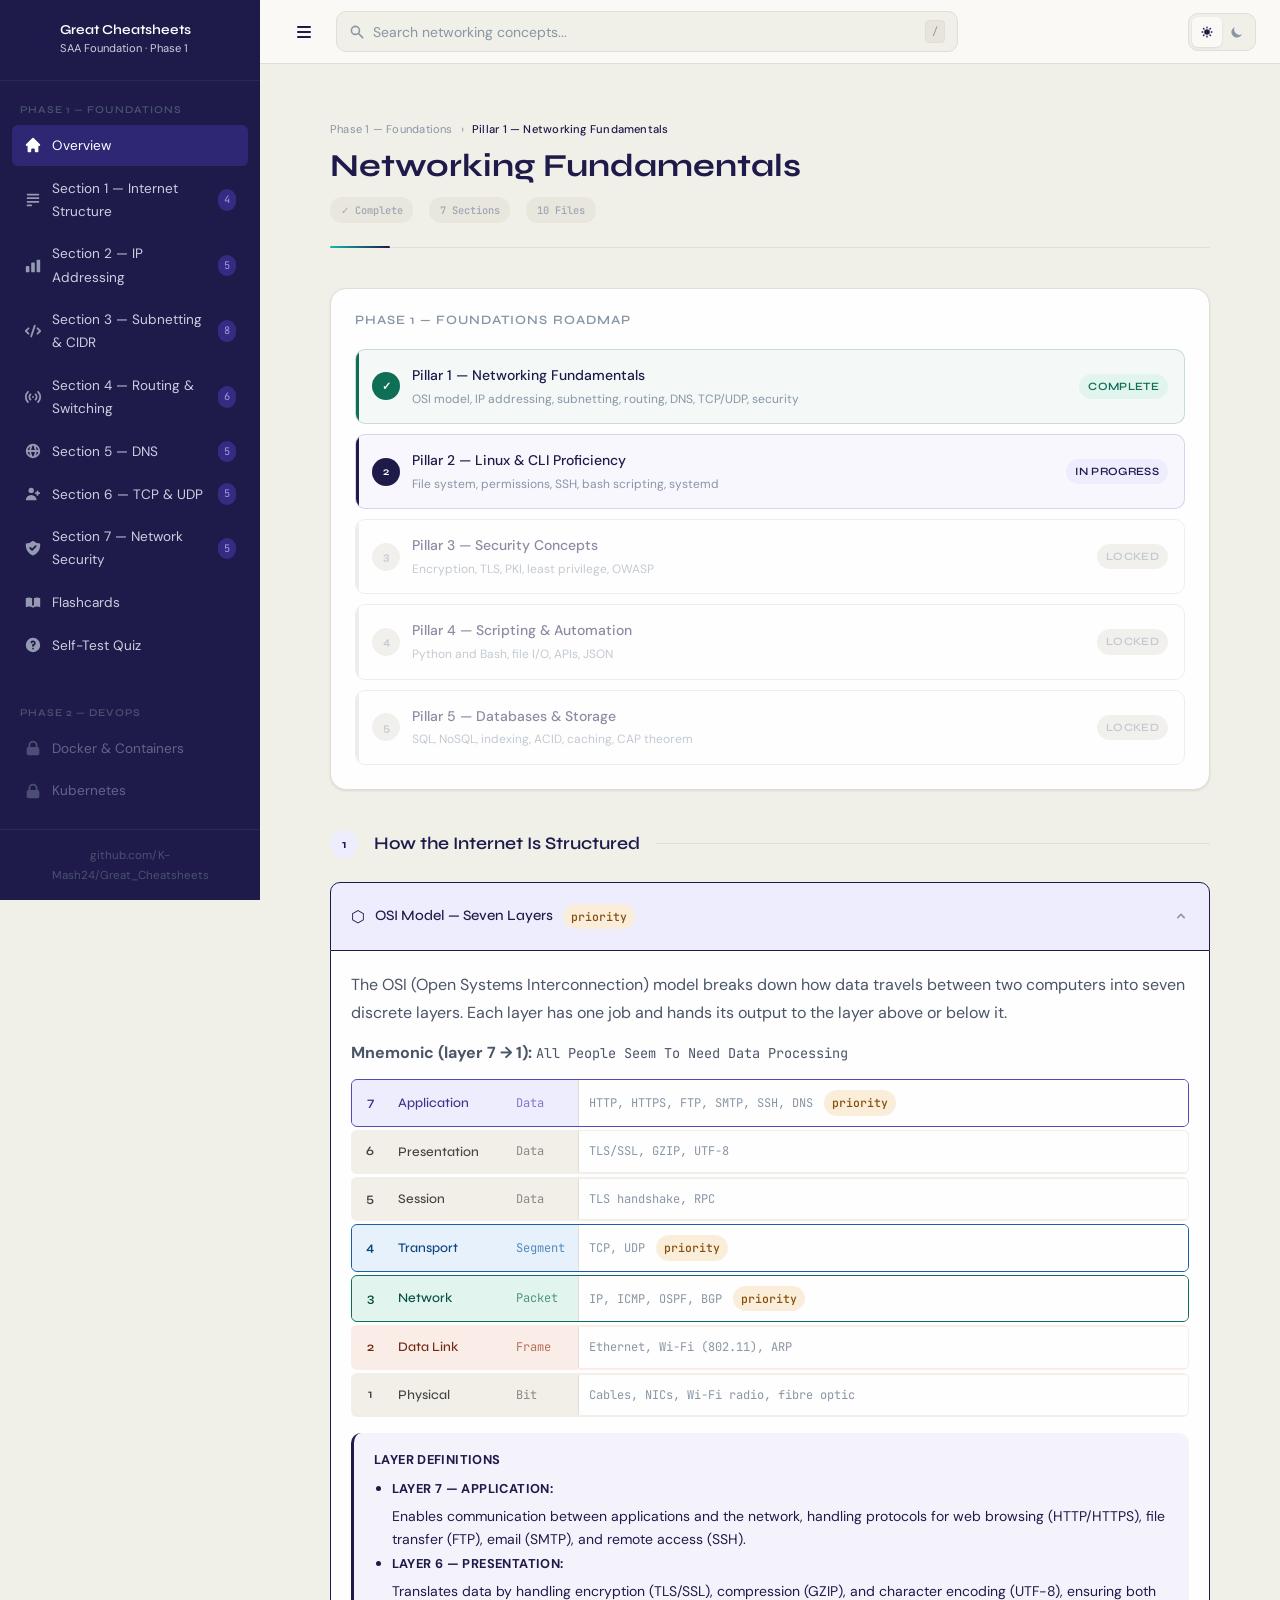
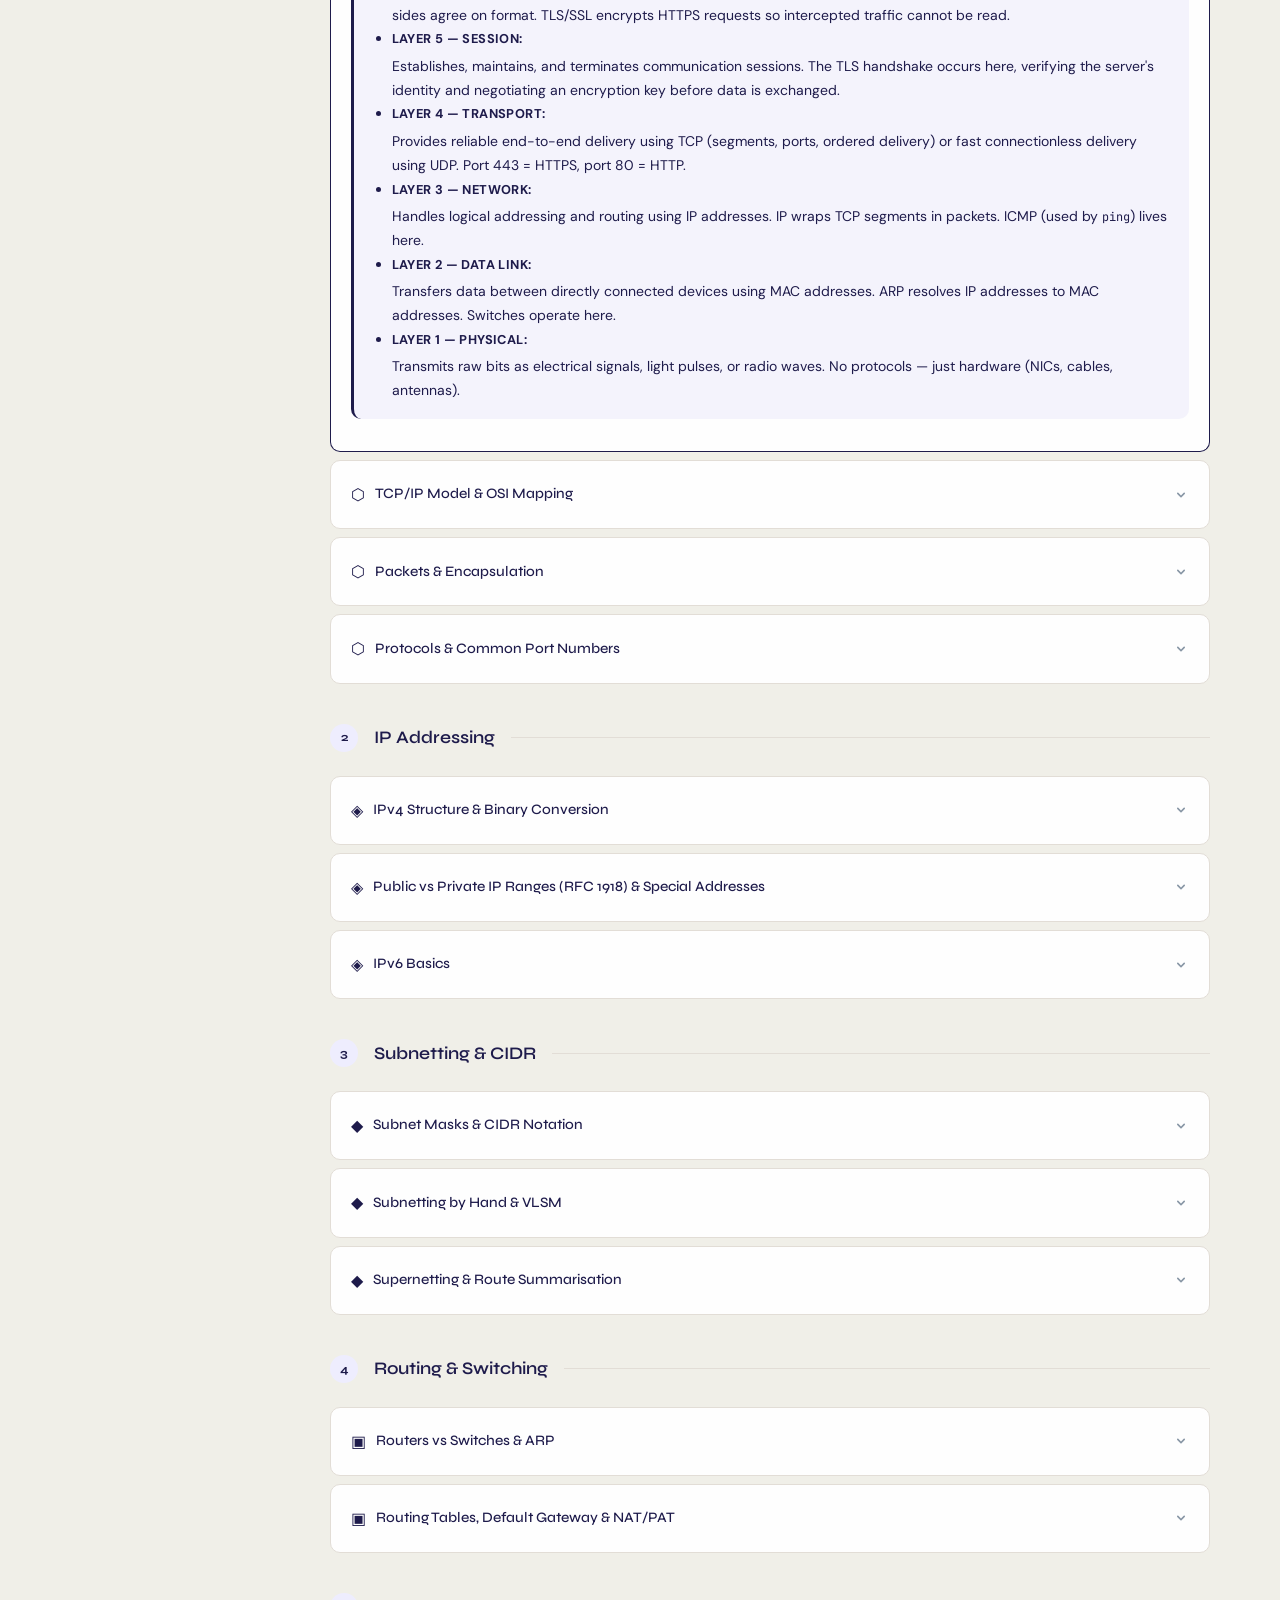
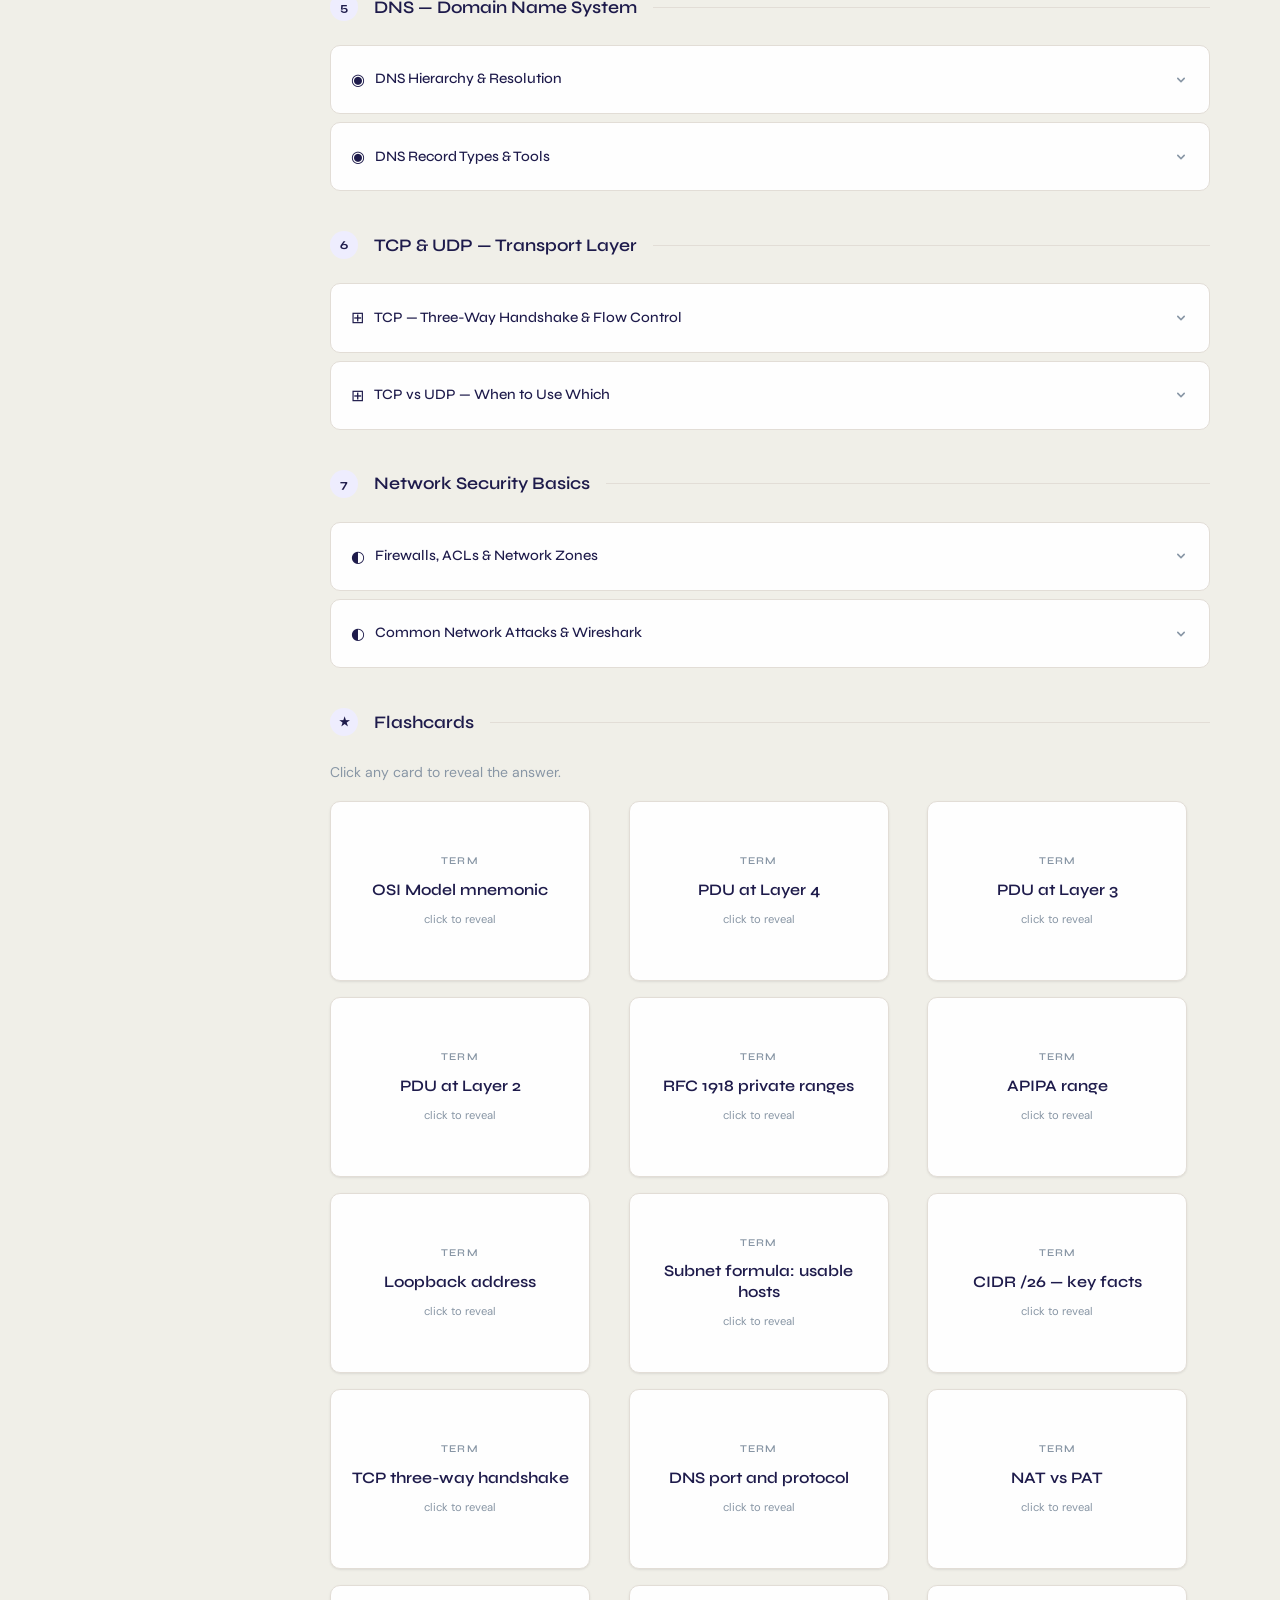
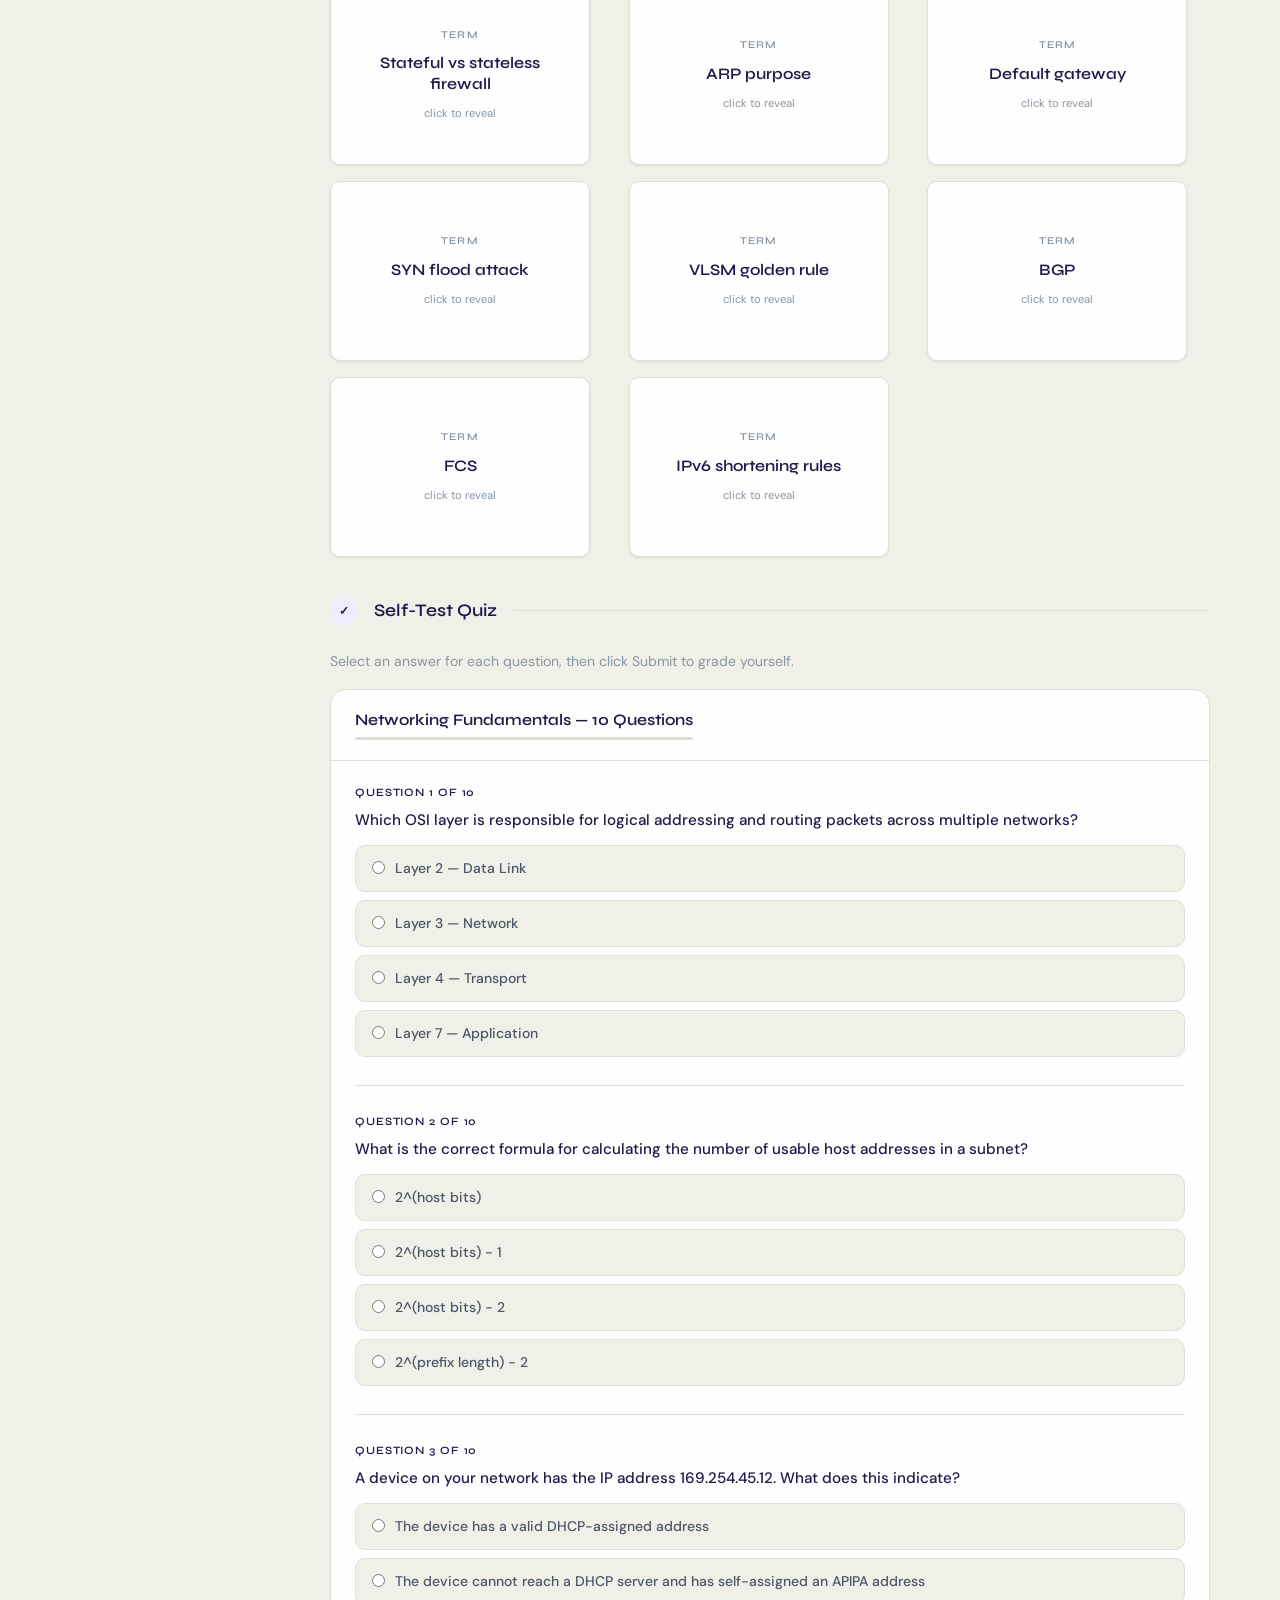
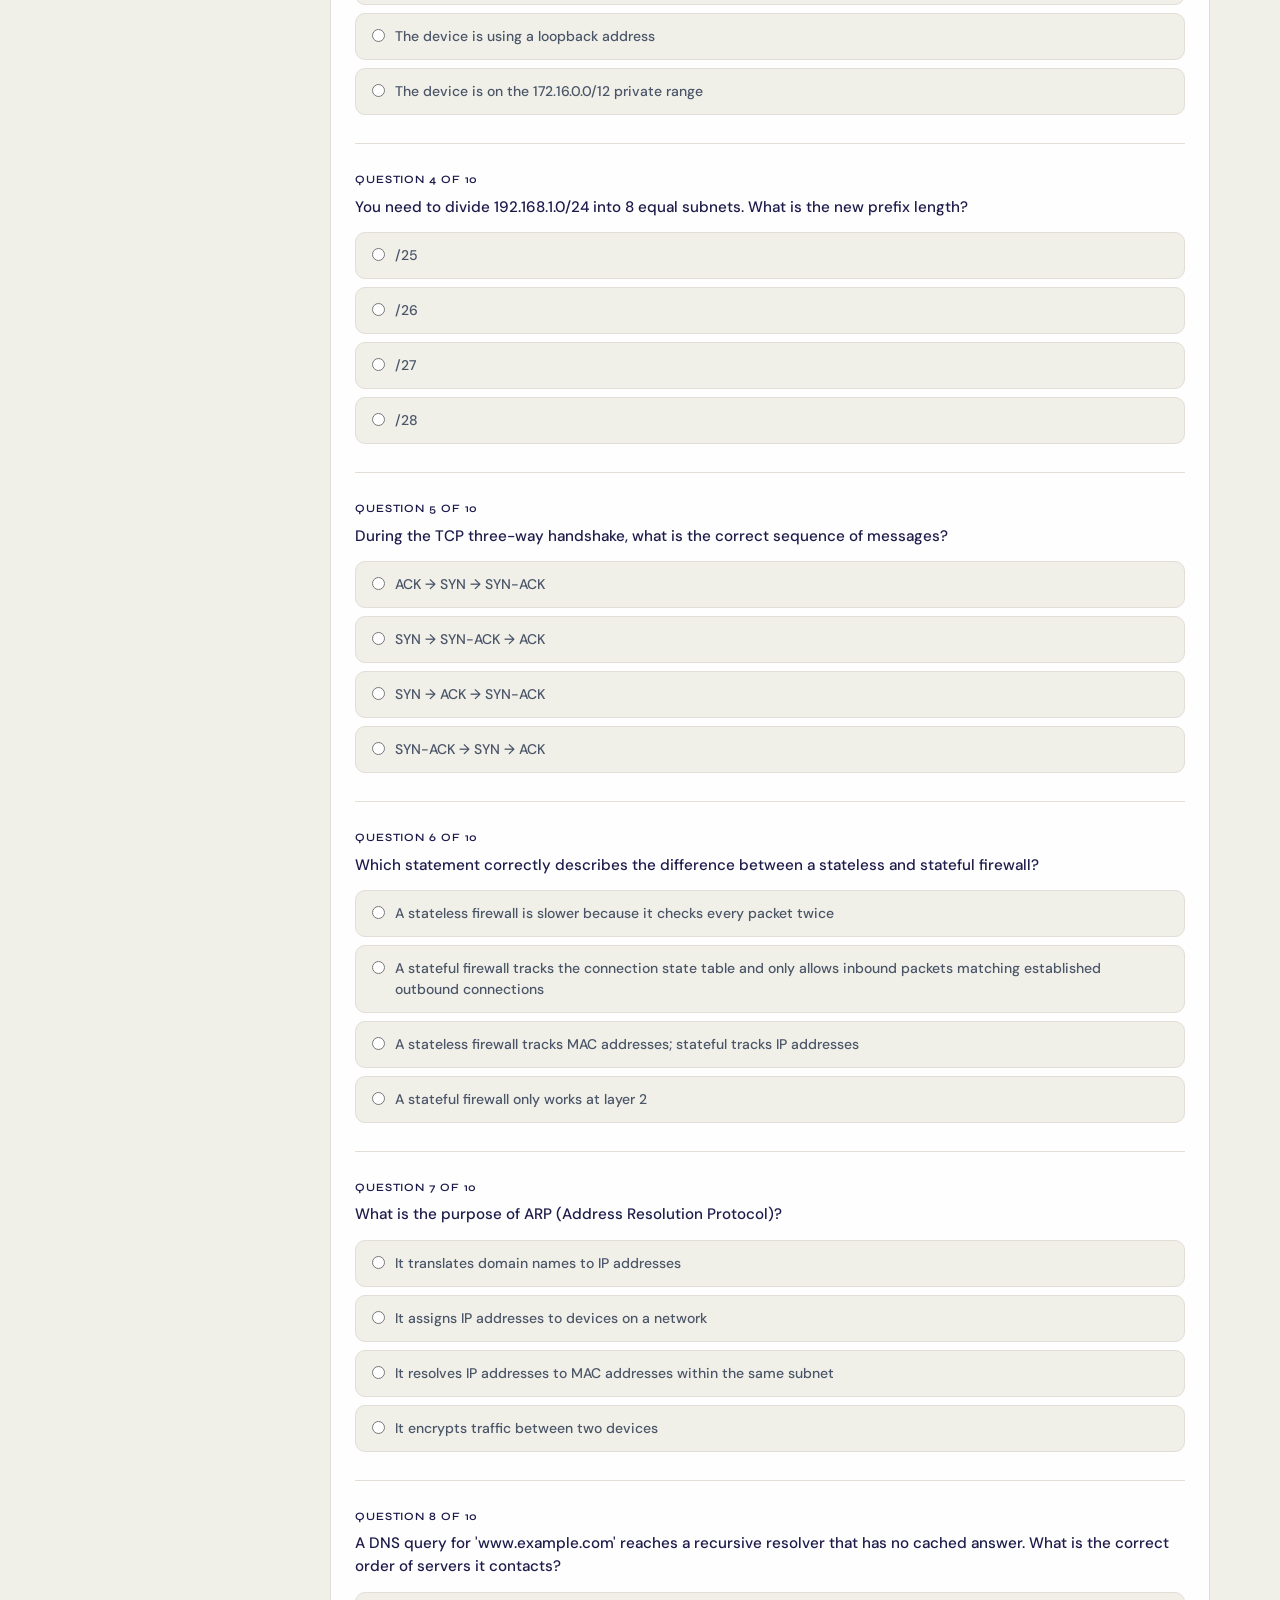
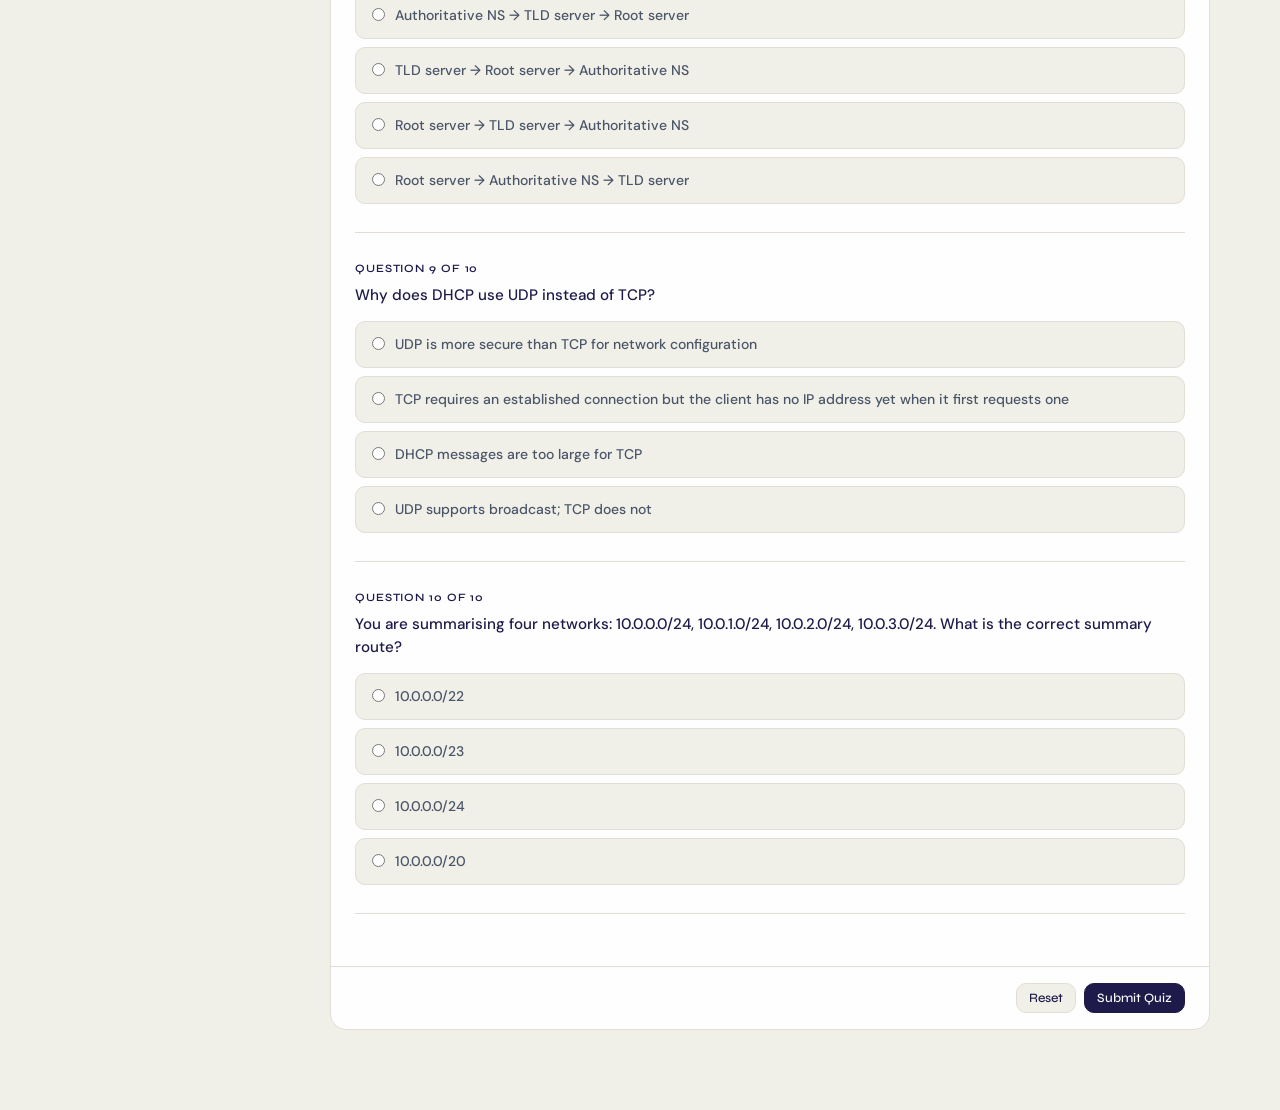
<file: pillar1.html>
<!DOCTYPE html>
<html lang="en" data-theme="light">
<head>
  <meta charset="UTF-8" />
  <meta name="viewport" content="width=device-width, initial-scale=1.0" />
  <title>Pillar 1 — Networking Fundamentals | Great Cheatsheets</title>
  <link rel="icon" type="image/x-icon" href="img/SoundCloud.ico">
  <link rel="stylesheet" href="style.css" />
  <link rel="preconnect" href="https://fonts.googleapis.com" />
</head>
<body>

<div class="app-shell">

  <!-- ═══════════════════════════════════════════
       SIDEBAR
  ═══════════════════════════════════════════ -->
  <aside class="sidebar" id="sidebar">
    <div class="sidebar-logo">
      <a href="#" class="logo-mark">
        <div class="logo-icon">GC</div>
        <div>
          <div class="logo-text">Great Cheatsheets</div>
          <div class="logo-sub">SAA Foundation · Phase 1</div>
        </div>
      </a>
    </div>

    <div class="sidebar-section-label">Phase 1 — Foundations</div>
    <nav class="sidebar-nav">
      <a class="nav-item active" href="#overview">
        <svg class="nav-icon" viewBox="0 0 20 20" fill="currentColor"><path d="M10.707 2.293a1 1 0 00-1.414 0l-7 7a1 1 0 001.414 1.414L4 10.414V17a1 1 0 001 1h2a1 1 0 001-1v-2a1 1 0 011-1h2a1 1 0 011 1v2a1 1 0 001 1h2a1 1 0 001-1v-6.586l.293.293a1 1 0 001.414-1.414l-7-7z"/></svg>
        Overview
      </a>
      <a class="nav-item" href="#s1">
        <svg class="nav-icon" viewBox="0 0 20 20" fill="currentColor"><path fill-rule="evenodd" d="M3 4a1 1 0 011-1h12a1 1 0 110 2H4a1 1 0 01-1-1zm0 4a1 1 0 011-1h12a1 1 0 110 2H4a1 1 0 01-1-1zm0 4a1 1 0 011-1h12a1 1 0 110 2H4a1 1 0 01-1-1zm0 4a1 1 0 011-1h4a1 1 0 110 2H4a1 1 0 01-1-1z" clip-rule="evenodd"/></svg>
        Section 1 — Internet Structure
        <span class="nav-badge">4</span>
      </a>
      <a class="nav-item" href="#s2">
        <svg class="nav-icon" viewBox="0 0 20 20" fill="currentColor"><path d="M2 11a1 1 0 011-1h2a1 1 0 011 1v5a1 1 0 01-1 1H3a1 1 0 01-1-1v-5zm6-4a1 1 0 011-1h2a1 1 0 011 1v9a1 1 0 01-1 1H9a1 1 0 01-1-1V7zm6-3a1 1 0 011-1h2a1 1 0 011 1v12a1 1 0 01-1 1h-2a1 1 0 01-1-1V4z"/></svg>
        Section 2 — IP Addressing
        <span class="nav-badge">5</span>
      </a>
      <a class="nav-item" href="#s3">
        <svg class="nav-icon" viewBox="0 0 20 20" fill="currentColor"><path fill-rule="evenodd" d="M12.316 3.051a1 1 0 01.633 1.265l-4 12a1 1 0 11-1.898-.632l4-12a1 1 0 011.265-.633zM5.707 6.293a1 1 0 010 1.414L3.414 10l2.293 2.293a1 1 0 11-1.414 1.414l-3-3a1 1 0 010-1.414l3-3a1 1 0 011.414 0zm8.586 0a1 1 0 011.414 0l3 3a1 1 0 010 1.414l-3 3a1 1 0 11-1.414-1.414L16.586 10l-2.293-2.293a1 1 0 010-1.414z" clip-rule="evenodd"/></svg>
        Section 3 — Subnetting & CIDR
        <span class="nav-badge">8</span>
      </a>
      <a class="nav-item" href="#s4">
        <svg class="nav-icon" viewBox="0 0 20 20" fill="currentColor"><path fill-rule="evenodd" d="M5.05 3.636a1 1 0 010 1.414 7 7 0 000 9.9 1 1 0 11-1.414 1.414 9 9 0 010-12.728 1 1 0 011.414 0zm9.9 0a1 1 0 011.414 0 9 9 0 010 12.728 1 1 0 11-1.414-1.414 7 7 0 000-9.9 1 1 0 010-1.414zM7.879 6.464a1 1 0 010 1.414 3 3 0 000 4.243 1 1 0 11-1.415 1.414 5 5 0 010-7.07 1 1 0 011.415 0zm4.242 0a1 1 0 011.415 0 5 5 0 010 7.072 1 1 0 01-1.415-1.415 3 3 0 000-4.242 1 1 0 010-1.415zM10 9a1 1 0 011 1v.01a1 1 0 11-2 0V10a1 1 0 011-1z" clip-rule="evenodd"/></svg>
        Section 4 — Routing & Switching
        <span class="nav-badge">6</span>
      </a>
      <a class="nav-item" href="#s5">
        <svg class="nav-icon" viewBox="0 0 20 20" fill="currentColor"><path fill-rule="evenodd" d="M4.083 9h1.946c.089-1.546.383-2.97.837-4.118A6.004 6.004 0 004.083 9zM10 2a8 8 0 100 16A8 8 0 0010 2zm0 2c-.076 0-.232.032-.465.262-.238.234-.497.623-.737 1.182-.389.907-.673 2.142-.766 3.556h3.936c-.093-1.414-.377-2.649-.766-3.556-.24-.56-.5-.948-.737-1.182C10.232 4.032 10.076 4 10 4zm3.971 5c-.089-1.546-.383-2.97-.837-4.118A6.004 6.004 0 0115.917 9h-1.946zm-2.003 2H8.032c.093 1.414.377 2.649.766 3.556.24.56.5.948.737 1.182.233.23.389.262.465.262.076 0 .232-.032.465-.262.238-.234.498-.623.737-1.182.389-.907.673-2.142.766-3.556zm1.166 4.118c.454-1.147.748-2.572.837-4.118h1.946a6.004 6.004 0 01-2.783 4.118zm-6.268 0C6.412 13.97 6.118 12.546 6.03 11H4.083a6.004 6.004 0 002.783 4.118z" clip-rule="evenodd"/></svg>
        Section 5 — DNS
        <span class="nav-badge">5</span>
      </a>
      <a class="nav-item" href="#s6">
        <svg class="nav-icon" viewBox="0 0 20 20" fill="currentColor"><path d="M8 9a3 3 0 100-6 3 3 0 000 6zM8 11a6 6 0 016 6H2a6 6 0 016-6zM16 7a1 1 0 10-2 0v1h-1a1 1 0 100 2h1v1a1 1 0 102 0v-1h1a1 1 0 100-2h-1V7z"/></svg>
        Section 6 — TCP & UDP
        <span class="nav-badge">5</span>
      </a>
      <a class="nav-item" href="#s7">
        <svg class="nav-icon" viewBox="0 0 20 20" fill="currentColor"><path fill-rule="evenodd" d="M2.166 4.999A11.954 11.954 0 0010 1.944 11.954 11.954 0 0017.834 5c.11.65.166 1.32.166 2.001 0 5.225-3.34 9.67-8 11.317C5.34 16.67 2 12.225 2 7c0-.682.057-1.35.166-2.001zm11.541 3.708a1 1 0 00-1.414-1.414L9 10.586 7.707 9.293a1 1 0 00-1.414 1.414l2 2a1 1 0 001.414 0l4-4z" clip-rule="evenodd"/></svg>
        Section 7 — Network Security
        <span class="nav-badge">5</span>
      </a>
      <a class="nav-item" href="#flashcards">
        <svg class="nav-icon" viewBox="0 0 20 20" fill="currentColor"><path d="M9 4.804A7.968 7.968 0 005.5 4c-1.255 0-2.443.29-3.5.804v10A7.969 7.969 0 015.5 14c1.669 0 3.218.51 4.5 1.385A7.962 7.962 0 0114.5 14c1.255 0 2.443.29 3.5.804v-10A7.968 7.968 0 0014.5 4c-1.255 0-2.443.29-3.5.804V12a1 1 0 11-2 0V4.804z"/></svg>
        Flashcards
      </a>
      <a class="nav-item" href="#quiz">
        <svg class="nav-icon" viewBox="0 0 20 20" fill="currentColor"><path fill-rule="evenodd" d="M18 10a8 8 0 11-16 0 8 8 0 0116 0zm-8-3a1 1 0 00-.867.5 1 1 0 11-1.731-1A3 3 0 0113 8a3.001 3.001 0 01-2 2.83V11a1 1 0 11-2 0v-1a1 1 0 011-1 1 1 0 100-2zm0 8a1 1 0 100-2 1 1 0 000 2z" clip-rule="evenodd"/></svg>
        Self-Test Quiz
      </a>
    </nav>

    <div class="sidebar-section-label">Phase 2 — DevOps</div>
    <nav class="sidebar-nav">
      <a class="nav-item" href="#" style="opacity:0.4; cursor:not-allowed;">
        <svg class="nav-icon" viewBox="0 0 20 20" fill="currentColor"><path fill-rule="evenodd" d="M5 9V7a5 5 0 0110 0v2a2 2 0 012 2v5a2 2 0 01-2 2H5a2 2 0 01-2-2v-5a2 2 0 012-2zm8-2v2H7V7a3 3 0 016 0z" clip-rule="evenodd"/></svg>
        Docker &amp; Containers
      </a>
      <a class="nav-item" href="#" style="opacity:0.4; cursor:not-allowed;">
        <svg class="nav-icon" viewBox="0 0 20 20" fill="currentColor"><path fill-rule="evenodd" d="M5 9V7a5 5 0 0110 0v2a2 2 0 012 2v5a2 2 0 01-2 2H5a2 2 0 01-2-2v-5a2 2 0 012-2zm8-2v2H7V7a3 3 0 016 0z" clip-rule="evenodd"/></svg>
        Kubernetes
      </a>
    </nav>

    <div class="sidebar-footer">
      <div style="font-size:0.72rem; color:#4a5270; text-align:center;">
        github.com/K-Mash24/Great_Cheatsheets
      </div>
    </div>
  </aside>

  <div class="sidebar-overlay" id="sidebarOverlay"></div>

  <!-- ═══════════════════════════════════════════
       MAIN CONTENT
  ═══════════════════════════════════════════ -->
  <div class="main-content">

    <!-- Top Bar -->
    <header class="topbar">
      <div class="topbar-left">
        <button class="hamburger" id="hamburger" aria-label="Toggle sidebar">
          <svg width="20" height="20" viewBox="0 0 20 20" fill="currentColor"><path fill-rule="evenodd" d="M3 5a1 1 0 011-1h12a1 1 0 110 2H4a1 1 0 01-1-1zM3 10a1 1 0 011-1h12a1 1 0 110 2H4a1 1 0 01-1-1zM3 15a1 1 0 011-1h12a1 1 0 110 2H4a1 1 0 01-1-1z" clip-rule="evenodd"/></svg>
        </button>
        <div class="search-bar">
          <svg width="16" height="16" viewBox="0 0 20 20" fill="currentColor"><path fill-rule="evenodd" d="M8 4a4 4 0 100 8 4 4 0 000-8zM2 8a6 6 0 1110.89 3.476l4.817 4.817a1 1 0 01-1.414 1.414l-4.816-4.816A6 6 0 012 8z" clip-rule="evenodd"/></svg>
          <input type="text" class="search-input" id="searchInput" placeholder="Search networking concepts..." autocomplete="off" />
          <kbd class="search-shortcut">/</kbd>
        </div>
      </div>
      <div class="topbar-right">
        <div class="theme-toggle" id="themeToggle" role="group" aria-label="Theme toggle">
          <button class="theme-toggle-btn active" id="lightBtn" aria-label="Light mode" title="Light mode">
            <svg width="14" height="14" viewBox="0 0 20 20" fill="currentColor"><path fill-rule="evenodd" d="M10 2a1 1 0 011 1v1a1 1 0 11-2 0V3a1 1 0 011-1zm4 8a4 4 0 11-8 0 4 4 0 018 0zm-.464 4.95l.707.707a1 1 0 001.414-1.414l-.707-.707a1 1 0 00-1.414 1.414zm2.12-10.607a1 1 0 010 1.414l-.706.707a1 1 0 11-1.414-1.414l.707-.707a1 1 0 011.414 0zM17 11a1 1 0 100-2h-1a1 1 0 100 2h1zm-7 4a1 1 0 011 1v1a1 1 0 11-2 0v-1a1 1 0 011-1zM5.05 6.464A1 1 0 106.465 5.05l-.708-.707a1 1 0 00-1.414 1.414l.707.707zm1.414 8.486l-.707.707a1 1 0 01-1.414-1.414l.707-.707a1 1 0 011.414 1.414zM4 11a1 1 0 100-2H3a1 1 0 000 2h1z" clip-rule="evenodd"/></svg>
          </button>
          <button class="theme-toggle-btn" id="darkBtn" aria-label="Dark mode" title="Dark mode">
            <svg width="14" height="14" viewBox="0 0 20 20" fill="currentColor"><path d="M17.293 13.293A8 8 0 016.707 2.707a8.001 8.001 0 1010.586 10.586z"/></svg>
          </button>
        </div>
      </div>
    </header>

    <!-- Page Body -->
    <main class="page-container" id="mainContent">

      <!-- Page Header -->
      <div class="page-header" id="overview">
        <div class="breadcrumb">
          <span>Phase 1 — Foundations</span>
          <span>›</span>
          <span class="crumb-active">Pillar 1 — Networking Fundamentals</span>
        </div>
        <h1>Networking Fundamentals</h1>
        <div class="page-meta">
          <span class="meta-badge complete">✓ Complete</span>
          <span class="meta-badge" style="background:var(--bg-tertiary);color:var(--text-muted);">7 Sections</span>
          <span class="meta-badge" style="background:var(--bg-tertiary);color:var(--text-muted);">10 Files</span>
        </div>
      </div>

      <!-- Roadmap Tracker -->
      <div class="roadmap-tracker">
        <h3>Phase 1 — Foundations Roadmap</h3>
        <div class="roadmap-phases">
          <div class="phase-item complete">
            <div class="phase-dot">✓</div>
            <div class="phase-content">
              <div class="phase-name">Pillar 1 — Networking Fundamentals</div>
              <div class="phase-desc">OSI model, IP addressing, subnetting, routing, DNS, TCP/UDP, security</div>
            </div>
            <span class="phase-status">COMPLETE</span>
          </div>
          <div class="phase-item in-progress">
            <div class="phase-dot">2</div>
            <div class="phase-content">
              <div class="phase-name">Pillar 2 — Linux &amp; CLI Proficiency</div>
              <div class="phase-desc">File system, permissions, SSH, bash scripting, systemd</div>
            </div>
            <span class="phase-status">IN PROGRESS</span>
          </div>
          <div class="phase-item locked">
            <div class="phase-dot">3</div>
            <div class="phase-content">
              <div class="phase-name">Pillar 3 — Security Concepts</div>
              <div class="phase-desc">Encryption, TLS, PKI, least privilege, OWASP</div>
            </div>
            <span class="phase-status">LOCKED</span>
          </div>
          <div class="phase-item locked">
            <div class="phase-dot">4</div>
            <div class="phase-content">
              <div class="phase-name">Pillar 4 — Scripting &amp; Automation</div>
              <div class="phase-desc">Python and Bash, file I/O, APIs, JSON</div>
            </div>
            <span class="phase-status">LOCKED</span>
          </div>
          <div class="phase-item locked">
            <div class="phase-dot">5</div>
            <div class="phase-content">
              <div class="phase-name">Pillar 5 — Databases &amp; Storage</div>
              <div class="phase-desc">SQL, NoSQL, indexing, ACID, caching, CAP theorem</div>
            </div>
            <span class="phase-status">LOCKED</span>
          </div>
        </div>
      </div>

      <!-- ══════════ SECTION 1 ══════════ -->
      <div class="section-divider" id="s1">
        <div class="section-number">1</div>
        <h2>How the Internet Is Structured</h2>
      </div>

      <!-- OSI Model -->
      <div class="accordion open" data-searchable>
        <div class="accordion-header" onclick="toggleAccordion(this)">
          <div class="accordion-title">
            <span class="acc-icon">⬡</span>
            OSI Model — Seven Layers
            <span class="tag priority">priority</span>
          </div>
          <svg class="accordion-chevron" width="16" height="16" viewBox="0 0 20 20" fill="currentColor"><path fill-rule="evenodd" d="M5.293 7.293a1 1 0 011.414 0L10 10.586l3.293-3.293a1 1 0 111.414 1.414l-4 4a1 1 0 01-1.414 0l-4-4a1 1 0 010-1.414z"/></svg>
        </div>
        <div class="accordion-body">
          <p>The OSI (Open Systems Interconnection) model breaks down how data travels between two computers into seven discrete layers. Each layer has one job and hands its output to the layer above or below it.</p>
          <p><strong>Mnemonic (layer 7 → 1):</strong> <code>All People Seem To Need Data Processing</code></p>
          <div class="osi-stack">
            <div class="osi-row priority-row" style="background:#eeedfe; border-color:#534ab7;">
              <div class="osi-num" style="background:#EEEDFE;color:#3C3489;">7</div>
              <div class="osi-name" style="background:#EEEDFE;color:#3C3489;">Application</div>
              <div class="osi-pdu" style="background:#EEEDFE;color:#534ab7;">Data</div>
              <div class="osi-protocols">HTTP, HTTPS, FTP, SMTP, SSH, DNS <span class="tag priority" style="margin-left:4px;">priority</span></div>
            </div>
            <div class="osi-row" style="background:#f1efe8;">
              <div class="osi-num" style="background:#f1efe8;color:#444441;">6</div>
              <div class="osi-name" style="background:#f1efe8;color:#444441;">Presentation</div>
              <div class="osi-pdu" style="background:#f1efe8;color:#5f5e5a;">Data</div>
              <div class="osi-protocols">TLS/SSL, GZIP, UTF-8</div>
            </div>
            <div class="osi-row" style="background:#f1efe8;">
              <div class="osi-num" style="background:#f1efe8;color:#444441;">5</div>
              <div class="osi-name" style="background:#f1efe8;color:#444441;">Session</div>
              <div class="osi-pdu" style="background:#f1efe8;color:#5f5e5a;">Data</div>
              <div class="osi-protocols">TLS handshake, RPC</div>
            </div>
            <div class="osi-row priority-row" style="background:#e6f1fb; border-color:#185fa5;">
              <div class="osi-num" style="background:#E6F1FB;color:#0C447C;">4</div>
              <div class="osi-name" style="background:#E6F1FB;color:#0C447C;">Transport</div>
              <div class="osi-pdu" style="background:#E6F1FB;color:#185fa5;">Segment</div>
              <div class="osi-protocols">TCP, UDP <span class="tag priority" style="margin-left:4px;">priority</span></div>
            </div>
            <div class="osi-row priority-row" style="background:#e1f5ee; border-color:#0f6e56;">
              <div class="osi-num" style="background:#E1F5EE;color:#085041;">3</div>
              <div class="osi-name" style="background:#E1F5EE;color:#085041;">Network</div>
              <div class="osi-pdu" style="background:#E1F5EE;color:#0f6e56;">Packet</div>
              <div class="osi-protocols">IP, ICMP, OSPF, BGP <span class="tag priority" style="margin-left:4px;">priority</span></div>
            </div>
            <div class="osi-row" style="background:#faece7;">
              <div class="osi-num" style="background:#FAECE7;color:#712B13;">2</div>
              <div class="osi-name" style="background:#FAECE7;color:#712B13;">Data Link</div>
              <div class="osi-pdu" style="background:#FAECE7;color:#993c1d;">Frame</div>
              <div class="osi-protocols">Ethernet, Wi-Fi (802.11), ARP</div>
            </div>
            <div class="osi-row" style="background:#f1efe8;">
              <div class="osi-num" style="background:#f1efe8;color:#444441;">1</div>
              <div class="osi-name" style="background:#f1efe8;color:#444441;">Physical</div>
              <div class="osi-pdu" style="background:#f1efe8;color:#5f5e5a;">Bit</div>
              <div class="osi-protocols">Cables, NICs, Wi-Fi radio, fibre optic</div>
            </div>
          </div>
          <div class="info-box note" style="margin-top:1rem;">
            <strong>Layer definitions</strong>
            <ul style="padding-left:1.1rem;margin-top:0.4rem;">
              <li><strong>Layer 7 — Application:</strong> Enables communication between applications and the network, handling protocols for web browsing (HTTP/HTTPS), file transfer (FTP), email (SMTP), and remote access (SSH).</li>
              <li><strong>Layer 6 — Presentation:</strong> Translates data by handling encryption (TLS/SSL), compression (GZIP), and character encoding (UTF-8), ensuring both sides agree on format. TLS/SSL encrypts HTTPS requests so intercepted traffic cannot be read.</li>
              <li><strong>Layer 5 — Session:</strong> Establishes, maintains, and terminates communication sessions. The TLS handshake occurs here, verifying the server's identity and negotiating an encryption key before data is exchanged.</li>
              <li><strong>Layer 4 — Transport:</strong> Provides reliable end-to-end delivery using TCP (segments, ports, ordered delivery) or fast connectionless delivery using UDP. Port 443 = HTTPS, port 80 = HTTP.</li>
              <li><strong>Layer 3 — Network:</strong> Handles logical addressing and routing using IP addresses. IP wraps TCP segments in packets. ICMP (used by <code>ping</code>) lives here.</li>
              <li><strong>Layer 2 — Data Link:</strong> Transfers data between directly connected devices using MAC addresses. ARP resolves IP addresses to MAC addresses. Switches operate here.</li>
              <li><strong>Layer 1 — Physical:</strong> Transmits raw bits as electrical signals, light pulses, or radio waves. No protocols — just hardware (NICs, cables, antennas).</li>
            </ul>
          </div>
        </div>
      </div>

      <!-- TCP/IP Model -->
      <div class="accordion" data-searchable>
        <div class="accordion-header" onclick="toggleAccordion(this)">
          <div class="accordion-title"><span class="acc-icon">⬡</span>TCP/IP Model &amp; OSI Mapping</div>
          <svg class="accordion-chevron" width="16" height="16" viewBox="0 0 20 20" fill="currentColor"><path fill-rule="evenodd" d="M5.293 7.293a1 1 0 011.414 0L10 10.586l3.293-3.293a1 1 0 111.414 1.414l-4 4a1 1 0 01-1.414 0l-4-4a1 1 0 010-1.414z"/></svg>
        </div>
        <div class="accordion-body">
          <p>The TCP/IP model is the practical framework that actually runs the internet. OSI is the theory; TCP/IP is the real-world implementation — four layers instead of seven, collapsing those rarely treated separately.</p>
          <div class="code-block"><pre>OSI model (7 layers)              TCP/IP model (4 layers)
─────────────────────             ──────────────────────────────────────
7 — Application   ─┐
6 — Presentation  ─┼──────────►  Layer 4 — Application
5 — Session       ─┘             (HTTP, HTTPS, DNS, SMTP, SSH, TLS/SSL)

4 — Transport     ───────────►   Layer 3 — Transport
                                 (TCP, UDP)

3 — Network       ───────────►   Layer 2 — Internet
                                 (IP, ICMP)

2 — Data link     ─┬──────────►  Layer 1 — Network access
1 — Physical      ─┘             (Ethernet, Wi-Fi, ARP, NICs, cables)</pre></div>
          <div class="info-box tip">
            <strong>Key distinction</strong>
            OSI is a <em>reference model</em> used for teaching and troubleshooting. TCP/IP is the <em>working model</em> — the actual protocol suite the internet runs on. Transport and Internet layers map exactly 1:1 between both models.
          </div>
        </div>
      </div>

      <!-- Encapsulation -->
      <div class="accordion" data-searchable>
        <div class="accordion-header" onclick="toggleAccordion(this)">
          <div class="accordion-title"><span class="acc-icon">⬡</span>Packets &amp; Encapsulation</div>
          <svg class="accordion-chevron" width="16" height="16" viewBox="0 0 20 20" fill="currentColor"><path fill-rule="evenodd" d="M5.293 7.293a1 1 0 011.414 0L10 10.586l3.293-3.293a1 1 0 111.414 1.414l-4 4a1 1 0 01-1.414 0l-4-4a1 1 0 010-1.414z"/></svg>
        </div>
        <div class="accordion-body">
          <p><strong>Encapsulation</strong> is the process by which each layer wraps the data from the layer above in its own header, adding only the information that layer needs. <strong>Decapsulation</strong> is the reverse — each layer strips its header on the receiving side.</p>
          <div class="code-block"><pre>SENDER — encapsulation (down the stack)
────────────────────────────────────────────
Layer 7  Data     → HTTP request (browser)
Layer 4  Segment  → [TCP header: ports, seq] + Data
Layer 3  Packet   → [IP header: src IP, dst IP] + Segment
Layer 2  Frame    → [MAC header] + Packet + [FCS trailer]
Layer 1  Bits     → 101101000110... (electrical/radio/light)

RECEIVER — decapsulation (up the stack)
────────────────────────────────────────────
Layer 1  Bits     → frame reconstructed
Layer 2  Frame    → MAC header checked + stripped → Packet
Layer 3  Packet   → IP header checked + stripped → Segment
Layer 4  Segment  → TCP header checked + stripped → Data
Layer 7  Data     → original HTTP request delivered</pre></div>
          <div class="info-box note">
            <strong>The gift analogy</strong>
            Think of encapsulation as a gift (your data) wrapped in multiple nested boxes. Each handler reads only their label and passes it on. The depot does not open the shipping box. Decapsulation is the receiver opening each box in reverse order until the original gift is revealed.
          </div>
          <p style="margin-top:0.75rem;"><strong>FCS (Frame Check Sequence)</strong> — a checksum added as a <em>trailer</em> (not a header) at layer 2. The receiver recalculates on arrival — mismatch means the frame was corrupted and is discarded. The only footer in the stack.</p>
        </div>
      </div>

      <!-- Protocols & Ports -->
      <div class="accordion" data-searchable>
        <div class="accordion-header" onclick="toggleAccordion(this)">
          <div class="accordion-title"><span class="acc-icon">⬡</span>Protocols &amp; Common Port Numbers</div>
          <svg class="accordion-chevron" width="16" height="16" viewBox="0 0 20 20" fill="currentColor"><path fill-rule="evenodd" d="M5.293 7.293a1 1 0 011.414 0L10 10.586l3.293-3.293a1 1 0 111.414 1.414l-4 4a1 1 0 01-1.414 0l-4-4a1 1 0 010-1.414z"/></svg>
        </div>
        <div class="accordion-body">
          <p>A <strong>protocol</strong> is an agreed set of rules two machines follow to understand each other. A <strong>port number</strong> gets data to the right application on a machine — the IP address is the building, the port is the flat number inside.</p>
          <p>Port ranges: <code>0–1023</code> well-known · <code>1024–49151</code> registered · <code>49152–65535</code> ephemeral</p>
          <div class="table-wrapper">
            <table class="data-table">
              <thead><tr><th>Port</th><th>Protocol</th><th>Transport</th><th>Category</th><th>Purpose</th></tr></thead>
              <tbody>
                <tr><td><code>20</code></td><td>FTP data</td><td><span class="tag tcp">TCP</span></td><td>File Transfer</td><td>Transfers actual file data</td></tr>
                <tr><td><code>21</code></td><td>FTP</td><td><span class="tag tcp">TCP</span></td><td>File Transfer</td><td>Control channel — commands and authentication</td></tr>
                <tr><td><code>22</code></td><td>SSH</td><td><span class="tag tcp">TCP</span></td><td>Security</td><td>Encrypted remote login and command execution</td></tr>
                <tr><td><code>23</code></td><td>Telnet</td><td><span class="tag tcp">TCP</span></td><td>Security</td><td>Unencrypted remote login — insecure, replaced by SSH</td></tr>
                <tr><td><code>25</code></td><td>SMTP</td><td><span class="tag tcp">TCP</span></td><td>Email</td><td>Sends email between mail servers</td></tr>
                <tr><td><code>53</code></td><td>DNS</td><td><span class="tag both">TCP+UDP</span></td><td>Infrastructure</td><td>Resolves hostnames to IPs. UDP for queries, TCP for large responses</td></tr>
                <tr><td><code>67/68</code></td><td>DHCP</td><td><span class="tag udp">UDP</span></td><td>Infrastructure</td><td>Assigns IP addresses. 67=server, 68=client</td></tr>
                <tr><td><code>80</code></td><td>HTTP</td><td><span class="tag tcp">TCP</span></td><td>Web</td><td>Unencrypted web traffic</td></tr>
                <tr><td><code>110</code></td><td>POP3</td><td><span class="tag tcp">TCP</span></td><td>Email</td><td>Downloads email to client, deletes from server</td></tr>
                <tr><td><code>143</code></td><td>IMAP</td><td><span class="tag tcp">TCP</span></td><td>Email</td><td>Reads email while keeping it on server</td></tr>
                <tr><td><code>443</code></td><td>HTTPS</td><td><span class="tag tcp">TCP</span></td><td>Web</td><td>HTTP encrypted with TLS — default modern browsing</td></tr>
                <tr><td><code>3306</code></td><td>MySQL</td><td><span class="tag tcp">TCP</span></td><td>Infrastructure</td><td>MySQL / MariaDB database connections</td></tr>
                <tr><td><code>3389</code></td><td>RDP</td><td><span class="tag tcp">TCP</span></td><td>Security</td><td>Graphical remote access to Windows machines</td></tr>
                <tr><td><code>5432</code></td><td>PostgreSQL</td><td><span class="tag tcp">TCP</span></td><td>Infrastructure</td><td>PostgreSQL database connections</td></tr>
              </tbody>
            </table>
          </div>
        </div>
      </div>

      <!-- ══════════ SECTION 2 ══════════ -->
      <div class="section-divider" id="s2">
        <div class="section-number">2</div>
        <h2>IP Addressing</h2>
      </div>

      <div class="accordion" data-searchable>
        <div class="accordion-header" onclick="toggleAccordion(this)">
          <div class="accordion-title"><span class="acc-icon">◈</span>IPv4 Structure &amp; Binary Conversion</div>
          <svg class="accordion-chevron" width="16" height="16" viewBox="0 0 20 20" fill="currentColor"><path fill-rule="evenodd" d="M5.293 7.293a1 1 0 011.414 0L10 10.586l3.293-3.293a1 1 0 111.414 1.414l-4 4a1 1 0 01-1.414 0l-4-4a1 1 0 010-1.414z"/></svg>
        </div>
        <div class="accordion-body">
          <p>A 32-bit numerical label written as four decimal octets separated by dots. Each octet = 8 bits, value always 0–255. The 0–255 range is a hard mathematical limit: 2⁸ = 256 values.</p>
          <div class="code-block"><pre>192      .    168      .    1        .    1
11000000      10101000      00000001      00000001
 octet 1       octet 2       octet 3       octet 4
 (8 bits)      (8 bits)      (8 bits)      (8 bits)
                    total = 32 bits</pre></div>
          <p><strong>Network ID</strong> — the portion identifying which network a device belongs to. <strong>Host ID</strong> — the portion identifying the specific device. In <code>192.168.1.5</code>, network ID = <code>192.168.1</code>, host ID = <code>5</code> (with a /24 mask).</p>
          <p><strong>Network address</strong> — first address in the block, host bits all zeros. Cannot be assigned to a device. <strong>Broadcast address</strong> — last address in the block, host bits all ones (255). Delivered to every device on the subnet.</p>
          <p><strong>Powers of 2 method for binary conversion:</strong></p>
          <div class="code-block"><pre>Bit position:   7      6      5      4      3      2      1      0
Power of 2:   128     64     32     16      8      4      2      1

Converting 192: 128 fits (rem 64) → 64 fits (rem 0) → all others: 0
Result: 11000000

Converting 168: 128 fits (rem 40) → 32 fits (rem 8) → 8 fits (rem 0)
Result: 10101000

Converting 1:   only the 1-position fits
Result: 00000001

Full address 192.168.1.1 → 11000000.10101000.00000001.00000001</pre></div>
        </div>
      </div>

      <div class="accordion" data-searchable>
        <div class="accordion-header" onclick="toggleAccordion(this)">
          <div class="accordion-title"><span class="acc-icon">◈</span>Public vs Private IP Ranges (RFC 1918) &amp; Special Addresses</div>
          <svg class="accordion-chevron" width="16" height="16" viewBox="0 0 20 20" fill="currentColor"><path fill-rule="evenodd" d="M5.293 7.293a1 1 0 011.414 0L10 10.586l3.293-3.293a1 1 0 111.414 1.414l-4 4a1 1 0 01-1.414 0l-4-4a1 1 0 010-1.414z"/></svg>
        </div>
        <div class="accordion-body">
          <p>IPv4 has only ~4.3 billion addresses (2³²). RFC 1918 designates three ranges as <strong>private</strong> — never routable on the public internet, reusable across any private network.</p>
          <div class="table-wrapper">
            <table class="data-table">
              <thead><tr><th>Range</th><th>CIDR</th><th>Addresses</th><th>Common use</th></tr></thead>
              <tbody>
                <tr><td><code>10.0.0.0 – 10.255.255.255</code></td><td><code>10.0.0.0/8</code></td><td>16,777,216</td><td>Large enterprise</td></tr>
                <tr><td><code>172.16.0.0 – 172.31.255.255</code></td><td><code>172.16.0.0/12</code></td><td>1,048,576</td><td>Mid-size networks</td></tr>
                <tr><td><code>192.168.0.0 – 192.168.255.255</code></td><td><code>192.168.0.0/16</code></td><td>65,536</td><td>Home &amp; small office</td></tr>
              </tbody>
            </table>
          </div>
          <p style="margin-top:0.75rem;">Special addresses:</p>
          <div class="table-wrapper">
            <table class="data-table">
              <thead><tr><th>Address / Range</th><th>Name</th><th>Meaning</th></tr></thead>
              <tbody>
                <tr><td><code>127.0.0.1</code></td><td>Loopback</td><td>This machine itself — traffic never leaves the host. Also: <code>localhost</code></td></tr>
                <tr><td><code>255.255.255.255</code></td><td>Limited broadcast</td><td>All devices on the local segment. Does not cross routers</td></tr>
                <tr><td><code>169.254.0.0/16</code></td><td>APIPA</td><td>Self-assigned fallback when DHCP is unreachable. Seeing this = DHCP failed</td></tr>
                <tr><td><code>0.0.0.0</code></td><td>Zero address</td><td>Unknown source address (pre-DHCP) or default route in routing tables</td></tr>
              </tbody>
            </table>
          </div>
        </div>
      </div>

      <div class="accordion" data-searchable>
        <div class="accordion-header" onclick="toggleAccordion(this)">
          <div class="accordion-title"><span class="acc-icon">◈</span>IPv6 Basics</div>
          <svg class="accordion-chevron" width="16" height="16" viewBox="0 0 20 20" fill="currentColor"><path fill-rule="evenodd" d="M5.293 7.293a1 1 0 011.414 0L10 10.586l3.293-3.293a1 1 0 111.414 1.414l-4 4a1 1 0 01-1.414 0l-4-4a1 1 0 010-1.414z"/></svg>
        </div>
        <div class="accordion-body">
          <p>IPv6 uses 128 bits, providing 2¹²⁸ ≈ 340 undecillion addresses. Written as eight groups of four hexadecimal digits separated by colons.</p>
          <div class="code-block"><pre>IPv4:   32 bits  → 4 groups of  8 bits → decimal   (0–255)
IPv6:  128 bits  → 8 groups of 16 bits → hex       (0000–ffff)

Full:   2001:0db8:0000:0000:0000:0000:0000:0001
Rule 1 (drop leading zeros): 2001:db8:0:0:0:0:0:1
Rule 2 (collapse zero run):  2001:db8::1

Expanding 2001:db8::1 → 3 groups shown → 8-3=5 zeros hidden
→ 2001:0db8:0000:0000:0000:0000:0000:0001</pre></div>
          <div class="table-wrapper">
            <table class="data-table">
              <thead><tr><th>Type</th><th>Prefix</th><th>IPv4 equivalent</th><th>Purpose</th></tr></thead>
              <tbody>
                <tr><td>Global unicast</td><td><code>2000::/3</code></td><td>Public IPv4</td><td>Globally routable</td></tr>
                <tr><td>Link-local</td><td><code>fe80::/10</code></td><td>APIPA <code>169.254.x.x</code></td><td>Auto-assigned, local segment only</td></tr>
                <tr><td>Loopback</td><td><code>::1</code></td><td><code>127.0.0.1</code></td><td>This machine itself</td></tr>
                <tr><td>Multicast</td><td><code>ff00::/8</code></td><td><code>255.255.255.255</code></td><td>One-to-many (replaces broadcast)</td></tr>
              </tbody>
            </table>
          </div>
        </div>
      </div>

      <!-- ══════════ SECTION 3 ══════════ -->
      <div class="section-divider" id="s3">
        <div class="section-number">3</div>
        <h2>Subnetting &amp; CIDR</h2>
      </div>

      <div class="accordion" data-searchable>
        <div class="accordion-header" onclick="toggleAccordion(this)">
          <div class="accordion-title"><span class="acc-icon">◆</span>Subnet Masks &amp; CIDR Notation</div>
          <svg class="accordion-chevron" width="16" height="16" viewBox="0 0 20 20" fill="currentColor"><path fill-rule="evenodd" d="M5.293 7.293a1 1 0 011.414 0L10 10.586l3.293-3.293a1 1 0 111.414 1.414l-4 4a1 1 0 01-1.414 0l-4-4a1 1 0 010-1.414z"/></svg>
        </div>
        <div class="accordion-body">
          <p>A <strong>subnet mask</strong> is a 32-bit number that defines the boundary between network ID and host ID. 1-bits = network, 0-bits = host. All 1s always appear before all 0s.</p>
          <p><strong>CIDR notation</strong> expresses an address and its mask together. The prefix length is the count of consecutive 1-bits.</p>
          <div class="code-block"><pre>192.168.1.0 + 255.255.255.0  →  192.168.1.0/24

255.255.255.0 in binary:
11111111.11111111.11111111.00000000  (24 ones)</pre></div>
          <div class="table-wrapper">
            <table class="data-table">
              <thead><tr><th>Prefix</th><th>Subnet mask</th><th>Host bits</th><th>Block size</th><th>Usable hosts</th></tr></thead>
              <tbody>
                <tr><td><code>/8</code></td><td>255.0.0.0</td><td>24</td><td>16,777,216</td><td>16,777,214</td></tr>
                <tr><td><code>/16</code></td><td>255.255.0.0</td><td>16</td><td>65,536</td><td>65,534</td></tr>
                <tr><td><code>/24</code></td><td>255.255.255.0</td><td>8</td><td>256</td><td>254</td></tr>
                <tr><td><code>/26</code></td><td>255.255.255.192</td><td>6</td><td>64</td><td>62</td></tr>
                <tr><td><code>/28</code></td><td>255.255.255.240</td><td>4</td><td>16</td><td>14</td></tr>
                <tr><td><code>/30</code></td><td>255.255.255.252</td><td>2</td><td>4</td><td>2 (point-to-point links)</td></tr>
                <tr><td><code>/32</code></td><td>255.255.255.255</td><td>0</td><td>1</td><td>0 (single host route)</td></tr>
              </tbody>
            </table>
          </div>
        </div>
      </div>

      <div class="accordion" data-searchable>
        <div class="accordion-header" onclick="toggleAccordion(this)">
          <div class="accordion-title"><span class="acc-icon">◆</span>Subnetting by Hand &amp; VLSM</div>
          <svg class="accordion-chevron" width="16" height="16" viewBox="0 0 20 20" fill="currentColor"><path fill-rule="evenodd" d="M5.293 7.293a1 1 0 011.414 0L10 10.586l3.293-3.293a1 1 0 111.414 1.414l-4 4a1 1 0 01-1.414 0l-4-4a1 1 0 010-1.414z"/></svg>
        </div>
        <div class="accordion-body">
          <p><strong>The four-step method:</strong> (1) Determine bits to borrow · (2) Calculate new mask · (3) Calculate block size · (4) List subnet boundaries</p>
          <div class="code-block"><pre>Example: Divide 192.168.1.0/24 into 4 equal subnets
4 subnets → 2² → borrow 2 bits → new prefix /26
Block size: 2⁶ = 64

Subnet 1:  192.168.1.0    → 192.168.1.63    (hosts: .1–.62)
Subnet 2:  192.168.1.64   → 192.168.1.127   (hosts: .65–.126)
Subnet 3:  192.168.1.128  → 192.168.1.191   (hosts: .129–.190)
Subnet 4:  192.168.1.192  → 192.168.1.255   (hosts: .193–.254)</pre></div>
          <div class="info-box tip">
            <strong>Subnets must be powers of 2</strong>
            You cannot create exactly 3 equal subnets. Round up to the next power of 2 (4 subnets) and leave the unused one reserved for future growth.
          </div>
          <p><strong>VLSM (Variable Length Subnet Masking)</strong> — allows different subnets to have different prefix lengths. Golden rule: always allocate largest requirement first.</p>
          <div class="code-block"><pre>192.168.1.0/24 — VLSM example
Finance (50 hosts) → /26 → 192.168.1.0    – 192.168.1.63   (62 usable)
HR (25 hosts)      → /27 → 192.168.1.64   – 192.168.1.95   (30 usable)
IT (10 hosts)      → /28 → 192.168.1.96   – 192.168.1.111  (14 usable)
Router link (2)    → /30 → 192.168.1.112  – 192.168.1.115  (2 usable)
Unused:                     192.168.1.116  – 192.168.1.255</pre></div>
        </div>
      </div>

      <div class="accordion" data-searchable>
        <div class="accordion-header" onclick="toggleAccordion(this)">
          <div class="accordion-title"><span class="acc-icon">◆</span>Supernetting &amp; Route Summarisation</div>
          <svg class="accordion-chevron" width="16" height="16" viewBox="0 0 20 20" fill="currentColor"><path fill-rule="evenodd" d="M5.293 7.293a1 1 0 011.414 0L10 10.586l3.293-3.293a1 1 0 111.414 1.414l-4 4a1 1 0 01-1.414 0l-4-4a1 1 0 010-1.414z"/></svg>
        </div>
        <div class="accordion-body">
          <p>Supernetting combines multiple contiguous networks into one summary route — the opposite of subnetting. The prefix gets <em>shorter</em>. Used to reduce routing table size.</p>
          <div class="code-block"><pre>Summarise: 192.168.0.0/24, 192.168.1.0/24, 192.168.2.0/24, 192.168.3.0/24

In binary (third octet):
192.168.0.0 → 000000|00  ─┐
192.168.1.0 → 000000|01   │  common bits = 22
192.168.2.0 → 000000|10   │  diverge at bit 23
192.168.3.0 → 000000|11  ─┘

Summary route: 192.168.0.0/22  (covers all four)

Subnetting:    /24 → /26 /26 /26 /26  (prefix gets longer)
Supernetting:  /24 /24 /24 /24 → /22  (prefix gets shorter)</pre></div>
          <div class="info-box note">
            <strong>Requirements for valid summarisation</strong>
            Networks must be contiguous · Number summarised must be a power of 2 · Summary address must fall on correct block boundary
          </div>
        </div>
      </div>

      <!-- ══════════ SECTION 4 ══════════ -->
      <div class="section-divider" id="s4">
        <div class="section-number">4</div>
        <h2>Routing &amp; Switching</h2>
      </div>

      <div class="accordion" data-searchable>
        <div class="accordion-header" onclick="toggleAccordion(this)">
          <div class="accordion-title"><span class="acc-icon">▣</span>Routers vs Switches &amp; ARP</div>
          <svg class="accordion-chevron" width="16" height="16" viewBox="0 0 20 20" fill="currentColor"><path fill-rule="evenodd" d="M5.293 7.293a1 1 0 011.414 0L10 10.586l3.293-3.293a1 1 0 111.414 1.414l-4 4a1 1 0 01-1.414 0l-4-4a1 1 0 010-1.414z"/></svg>
        </div>
        <div class="accordion-body">
          <div class="table-wrapper">
            <table class="data-table">
              <thead><tr><th>Feature</th><th>Switch</th><th>Router</th></tr></thead>
              <tbody>
                <tr><td>OSI Layer</td><td>Layer 2 — Data link</td><td>Layer 3 — Network</td></tr>
                <tr><td>Address used</td><td>MAC address</td><td>IP address</td></tr>
                <tr><td>Scope</td><td>Within one subnet</td><td>Between different networks</td></tr>
                <tr><td>Primary function</td><td>Frame delivery to correct port</td><td>Packet forwarding to next hop</td></tr>
              </tbody>
            </table>
          </div>
          <p style="margin-top:0.75rem;"><strong>ARP (Address Resolution Protocol)</strong> — resolves IP addresses to MAC addresses within the same subnet. Device broadcasts: "Who has IP x.x.x.x?" Owner replies with MAC. Result stored in ARP cache.</p>
          <div class="code-block"><pre>At each router hop along the path:
  IP header:  UNCHANGED (src/dst IP stay the same end-to-end)
  MAC header: REPLACED   (new src/dst MAC for each hop)

Your laptop → [MAC:laptop→R1] [IP:laptop→server]
Router 1    → [MAC:R1→R2]     [IP:laptop→server]
Router 2    → [MAC:R2→server] [IP:laptop→server]</pre></div>
        </div>
      </div>

      <div class="accordion" data-searchable>
        <div class="accordion-header" onclick="toggleAccordion(this)">
          <div class="accordion-title"><span class="acc-icon">▣</span>Routing Tables, Default Gateway &amp; NAT/PAT</div>
          <svg class="accordion-chevron" width="16" height="16" viewBox="0 0 20 20" fill="currentColor"><path fill-rule="evenodd" d="M5.293 7.293a1 1 0 011.414 0L10 10.586l3.293-3.293a1 1 0 111.414 1.414l-4 4a1 1 0 01-1.414 0l-4-4a1 1 0 010-1.414z"/></svg>
        </div>
        <div class="accordion-body">
          <p>A <strong>routing table</strong> maps destination networks to next hops. The router uses <strong>longest prefix match</strong> — the most specific matching entry always wins. <code>0.0.0.0/0</code> is the default route — catches all unmatched traffic.</p>
          <p>The <strong>default gateway</strong> is your machine's exit point — the router's private-side IP (typically <code>192.168.1.1</code> at home).</p>
          <p><strong>NAT (Network Address Translation)</strong> — translates private source IPs to the router's public IP as traffic leaves. Reverses on return. <strong>PAT (Port Address Translation)</strong> extends this by using unique port numbers to track multiple simultaneous connections — many private devices sharing one public IP.</p>
          <div class="code-block"><pre>PAT translation table:
192.168.1.5:51234 → 41.90.64.22:51234  (laptop)
192.168.1.7:51235 → 41.90.64.22:51235  (phone)
192.168.1.9:51236 → 41.90.64.22:51236  (TV)
All three share one public IP — differentiated by port number</pre></div>
          <p><strong>Dynamic routing protocols:</strong> RIP (small networks) · OSPF (enterprise) · BGP (internet backbone — holds the public internet together) · EIGRP (Cisco)</p>
        </div>
      </div>

      <!-- ══════════ SECTION 5 ══════════ -->
      <div class="section-divider" id="s5">
        <div class="section-number">5</div>
        <h2>DNS — Domain Name System</h2>
      </div>

      <div class="accordion" data-searchable>
        <div class="accordion-header" onclick="toggleAccordion(this)">
          <div class="accordion-title"><span class="acc-icon">◉</span>DNS Hierarchy &amp; Resolution</div>
          <svg class="accordion-chevron" width="16" height="16" viewBox="0 0 20 20" fill="currentColor"><path fill-rule="evenodd" d="M5.293 7.293a1 1 0 011.414 0L10 10.586l3.293-3.293a1 1 0 111.414 1.414l-4 4a1 1 0 01-1.414 0l-4-4a1 1 0 010-1.414z"/></svg>
        </div>
        <div class="accordion-body">
          <p>DNS translates hostnames to IP addresses. Operates at layer 7 on port 53 (UDP for standard queries, TCP for large responses).</p>
          <p><strong>Hierarchy:</strong> Root servers (13 sets, labeled a–m) → TLD servers (.com, .org, .ke) → Authoritative name servers (hold actual records)</p>
          <div class="code-block"><pre>Full resolution for www.google.com:
1. Browser cache      → cached? done
2. OS cache/hosts     → cached? done (/etc/hosts or C:\Windows\...)
3. Recursive resolver → cached? done (else queries on your behalf)
4. Root server        → "Ask .com TLD at x.x.x.x"
5. .com TLD server    → "Ask Google's nameserver at y.y.y.y"
6. Authoritative NS   → "www.google.com = 142.250.185.68"
7. Answer cached (TTL) and returned to your browser
8. Browser connects to 142.250.185.68
Typical completion: under 100 milliseconds</pre></div>
          <p><strong>TTL (Time To Live)</strong> — seconds a record can be cached. Low TTL = faster propagation but more queries. High TTL = less traffic but slower changes.</p>
        </div>
      </div>

      <div class="accordion" data-searchable>
        <div class="accordion-header" onclick="toggleAccordion(this)">
          <div class="accordion-title"><span class="acc-icon">◉</span>DNS Record Types &amp; Tools</div>
          <svg class="accordion-chevron" width="16" height="16" viewBox="0 0 20 20" fill="currentColor"><path fill-rule="evenodd" d="M5.293 7.293a1 1 0 011.414 0L10 10.586l3.293-3.293a1 1 0 111.414 1.414l-4 4a1 1 0 01-1.414 0l-4-4a1 1 0 010-1.414z"/></svg>
        </div>
        <div class="accordion-body">
          <div class="table-wrapper">
            <table class="data-table">
              <thead><tr><th>Record</th><th>Full name</th><th>Purpose</th></tr></thead>
              <tbody>
                <tr><td><code>A</code></td><td>Address</td><td>Maps hostname → IPv4 address</td></tr>
                <tr><td><code>AAAA</code></td><td>IPv6 Address</td><td>Maps hostname → IPv6 address</td></tr>
                <tr><td><code>CNAME</code></td><td>Canonical Name</td><td>Alias — maps one hostname to another hostname</td></tr>
                <tr><td><code>MX</code></td><td>Mail Exchange</td><td>Mail server for a domain. Contains hostname, not IP</td></tr>
                <tr><td><code>NS</code></td><td>Name Server</td><td>Identifies authoritative name servers for a domain</td></tr>
                <tr><td><code>TXT</code></td><td>Text</td><td>Arbitrary text — domain verification, SPF, security records</td></tr>
                <tr><td><code>PTR</code></td><td>Pointer</td><td>Reverse DNS — IP address → hostname</td></tr>
                <tr><td><code>SOA</code></td><td>Start of Authority</td><td>Admin info about a DNS zone</td></tr>
              </tbody>
            </table>
          </div>
          <div class="code-block" style="margin-top:0.75rem;"><pre class="code-comment"># dig — standard DNS query tool (Linux/macOS)</pre><pre><span class="code-keyword">dig</span> google.com              <span class="code-comment"># A record</span>
<span class="code-keyword">dig</span> google.com MX           <span class="code-comment"># MX records</span>
<span class="code-keyword">dig</span> @8.8.8.8 google.com     <span class="code-comment"># query Google's DNS server</span>
<span class="code-keyword">dig</span> +short google.com       <span class="code-comment"># IP only</span>
<span class="code-keyword">dig</span> +trace google.com       <span class="code-comment"># full resolution path</span>

<span class="code-comment"># nslookup — works on Linux, macOS, Windows</span>
<span class="code-keyword">nslookup</span> google.com
<span class="code-keyword">nslookup</span> -type=MX google.com</pre></div>
        </div>
      </div>

      <!-- ══════════ SECTION 6 ══════════ -->
      <div class="section-divider" id="s6">
        <div class="section-number">6</div>
        <h2>TCP &amp; UDP — Transport Layer</h2>
      </div>

      <div class="accordion" data-searchable>
        <div class="accordion-header" onclick="toggleAccordion(this)">
          <div class="accordion-title"><span class="acc-icon">⊞</span>TCP — Three-Way Handshake &amp; Flow Control</div>
          <svg class="accordion-chevron" width="16" height="16" viewBox="0 0 20 20" fill="currentColor"><path fill-rule="evenodd" d="M5.293 7.293a1 1 0 011.414 0L10 10.586l3.293-3.293a1 1 0 111.414 1.414l-4 4a1 1 0 01-1.414 0l-4-4a1 1 0 010-1.414z"/></svg>
        </div>
        <div class="accordion-body">
          <p>TCP is registered post — tracked, signed for, re-sent if lost. UDP is dropping a flyer through a letterbox — fast, no confirmation.</p>
          <div class="code-block"><pre>Three-way handshake (connection establishment):
Client ──── SYN ──────────────► Server   "I want to connect"
Client ◄─── SYN-ACK ─────────── Server   "Acknowledged — I am ready"
Client ──── ACK ──────────────► Server   "Confirmed — connected"

Four-way termination:
Client ──── FIN ──────────────► Server
Client ◄─── ACK ─────────────── Server
Client ◄─── FIN ─────────────── Server
Client ──── ACK ──────────────► Server</pre></div>
          <p><strong>Sliding window (flow control)</strong> — the receiver advertises a window size (max unacknowledged data it can buffer). Sender cannot exceed it. Window grows as receiver frees buffer space.</p>
          <p><strong>Congestion control</strong> — slow start (window doubles each round trip) → congestion avoidance (linear growth) → packet loss detected (window shrinks sharply).</p>
          <p><strong>Socket</strong> = IP address + port number. A connection is uniquely identified by the four-tuple: (src IP, src port, dst IP, dst port). Ephemeral ports: 49152–65535.</p>
        </div>
      </div>

      <div class="accordion" data-searchable>
        <div class="accordion-header" onclick="toggleAccordion(this)">
          <div class="accordion-title"><span class="acc-icon">⊞</span>TCP vs UDP — When to Use Which</div>
          <svg class="accordion-chevron" width="16" height="16" viewBox="0 0 20 20" fill="currentColor"><path fill-rule="evenodd" d="M5.293 7.293a1 1 0 011.414 0L10 10.586l3.293-3.293a1 1 0 111.414 1.414l-4 4a1 1 0 01-1.414 0l-4-4a1 1 0 010-1.414z"/></svg>
        </div>
        <div class="accordion-body">
          <div class="table-wrapper">
            <table class="data-table">
              <thead><tr><th>Feature</th><th>TCP</th><th>UDP</th></tr></thead>
              <tbody>
                <tr><td>Connection</td><td>Connection-oriented</td><td>Connectionless</td></tr>
                <tr><td>Reliability</td><td>Guaranteed delivery</td><td>No guarantees</td></tr>
                <tr><td>Ordering</td><td>In-order delivery</td><td>Not guaranteed</td></tr>
                <tr><td>Speed</td><td>Slower (overhead)</td><td>Faster (minimal overhead)</td></tr>
                <tr><td>Header size</td><td>20 bytes minimum</td><td>8 bytes</td></tr>
                <tr><td>Use cases</td><td>HTTP, FTP, SSH, email</td><td>DNS, VoIP, streaming, gaming, DHCP</td></tr>
              </tbody>
            </table>
          </div>
          <p style="margin-top:0.75rem;">DHCP uses UDP because the client has no IP address yet — it cannot establish a TCP connection.</p>
        </div>
      </div>

      <!-- ══════════ SECTION 7 ══════════ -->
      <div class="section-divider" id="s7">
        <div class="section-number">7</div>
        <h2>Network Security Basics</h2>
      </div>

      <div class="accordion" data-searchable>
        <div class="accordion-header" onclick="toggleAccordion(this)">
          <div class="accordion-title"><span class="acc-icon">◐</span>Firewalls, ACLs &amp; Network Zones</div>
          <svg class="accordion-chevron" width="16" height="16" viewBox="0 0 20 20" fill="currentColor"><path fill-rule="evenodd" d="M5.293 7.293a1 1 0 011.414 0L10 10.586l3.293-3.293a1 1 0 111.414 1.414l-4 4a1 1 0 01-1.414 0l-4-4a1 1 0 010-1.414z"/></svg>
        </div>
        <div class="accordion-body">
          <p><strong>Stateless firewall</strong> — examines each packet in isolation. Matches source IP, destination IP, protocol, port. Cannot understand connection context. Fast but limited.</p>
          <p><strong>Stateful firewall</strong> — tracks every active connection in a state table. Only allows inbound packets that correspond to established outbound connections. Standard in modern networks.</p>
          <p><strong>ACL (Access Control List)</strong> — ordered list of permit/deny rules on a router interface. Rules evaluated top-to-bottom. First match wins. Every ACL has an implicit deny all at the end — if no rule matches, traffic is silently dropped.</p>
          <div class="code-block"><pre>Internet (untrusted)
       │
       ▼ firewall
┌─────────────┐
│     DMZ     │  ← web servers, mail servers, public DNS
│(semi-trusted)│   publicly accessible, isolated from internal
└─────────────┘
       │
       ▼ firewall
┌─────────────┐
│  Internal   │  ← workstations, databases
│  (trusted)  │   never directly accessible from internet
└─────────────┘</pre></div>
        </div>
      </div>

      <div class="accordion" data-searchable>
        <div class="accordion-header" onclick="toggleAccordion(this)">
          <div class="accordion-title"><span class="acc-icon">◐</span>Common Network Attacks &amp; Wireshark</div>
          <svg class="accordion-chevron" width="16" height="16" viewBox="0 0 20 20" fill="currentColor"><path fill-rule="evenodd" d="M5.293 7.293a1 1 0 011.414 0L10 10.586l3.293-3.293a1 1 0 111.414 1.414l-4 4a1 1 0 01-1.414 0l-4-4a1 1 0 010-1.414z"/></svg>
        </div>
        <div class="accordion-body">
          <div class="table-wrapper">
            <table class="data-table">
              <thead><tr><th>Attack</th><th>Layer</th><th>Mechanism</th><th>Effect</th></tr></thead>
              <tbody>
                <tr><td>DoS</td><td>Any</td><td>Traffic flood from one source</td><td>Service unavailable</td></tr>
                <tr><td>DDoS</td><td>Any</td><td>Flood from botnet</td><td>Service unavailable, hard to block</td></tr>
                <tr><td>SYN flood</td><td>L4</td><td>Incomplete TCP handshakes</td><td>Connection table exhausted</td></tr>
                <tr><td>IP spoofing</td><td>L3</td><td>Forged source IP</td><td>Origin disguised, access control bypass</td></tr>
                <tr><td>MITM</td><td>Any</td><td>Intercepts traffic between two parties</td><td>Data exposed or altered</td></tr>
                <tr><td>ARP spoofing</td><td>L2</td><td>Forged ARP replies poison caches</td><td>Traffic redirected to attacker</td></tr>
                <tr><td>Port scanning</td><td>L4</td><td>Probe port range for open services</td><td>Reconnaissance for further attack</td></tr>
              </tbody>
            </table>
          </div>
          <p style="margin-top:0.75rem;"><strong>Wireshark</strong> — packet analyser. Captures live traffic and displays each packet at every layer. Capture filters (before capture) and display filters (after capture).</p>
          <div class="code-block"><pre><span class="code-comment"># Common Wireshark display filters</span>
http                         <span class="code-comment"># HTTP packets only</span>
ip.addr == 192.168.1.5       <span class="code-comment"># traffic involving this IP</span>
tcp.flags.syn == 1           <span class="code-comment"># SYN packets (detect SYN floods)</span>
dns                          <span class="code-comment"># DNS queries and responses</span>
arp                          <span class="code-comment"># ARP packets (detect spoofing)</span></pre></div>
        </div>
      </div>

      <!-- ══════════ FLASHCARDS ══════════ -->
      <div class="section-divider" id="flashcards">
        <div class="section-number">★</div>
        <h2>Flashcards</h2>
      </div>
      <p style="margin-bottom:1rem;color:var(--text-muted);font-size:0.875rem;">Click any card to reveal the answer.</p>
      <div class="flashcard-grid" id="flashcardGrid">
        <!-- JS will render these -->
      </div>

      <!-- ══════════ QUIZ ══════════ -->
      <div class="section-divider" id="quiz">
        <div class="section-number">✓</div>
        <h2>Self-Test Quiz</h2>
      </div>
      <p style="margin-bottom:1rem;color:var(--text-muted);font-size:0.875rem;">Select an answer for each question, then click Submit to grade yourself.</p>

      <div class="quiz-container">
        <div class="quiz-header">
          <div>
            <h3>Networking Fundamentals — 10 Questions</h3>
            <div class="quiz-progress-bar"><div class="quiz-progress-fill" id="quizProgressFill" style="width:0%"></div></div>
          </div>
        </div>
        <div class="quiz-body" id="quizBody">
          <!-- JS will render questions -->
        </div>
        <div class="quiz-footer">
          <div class="quiz-feedback" id="quizFeedback"></div>
          <div style="display:flex;gap:8px;margin-left:auto;">
            <button class="btn btn-secondary btn-sm" onclick="resetQuiz()">Reset</button>
            <button class="btn btn-primary btn-sm" onclick="submitQuiz()">Submit Quiz</button>
          </div>
        </div>
        <div class="quiz-score" id="quizScore">
          <div class="score-circle">
            <div class="score-number" id="scoreNum">0/10</div>
            <div class="score-label">score</div>
          </div>
          <div class="score-message" id="scoreMsg"></div>
          <button class="btn btn-primary btn-sm" onclick="resetQuiz()">Try Again</button>
        </div>
      </div>

      <!-- No results -->
      <div class="no-results" id="noResults">
        <svg width="40" height="40" viewBox="0 0 20 20" fill="currentColor" style="margin-bottom:0.75rem;color:var(--text-muted);"><path fill-rule="evenodd" d="M8 4a4 4 0 100 8 4 4 0 000-8zM2 8a6 6 0 1110.89 3.476l4.817 4.817a1 1 0 01-1.414 1.414l-4.816-4.816A6 6 0 012 8z" clip-rule="evenodd"/></svg>
        <p>No results found for your search.</p>
      </div>

    </main>
  </div>
</div>

<!-- Scroll to top -->
<button class="scroll-top" id="scrollTop" aria-label="Scroll to top" onclick="window.scrollTo({top:0,behavior:'smooth'})">
  <svg width="18" height="18" viewBox="0 0 20 20" fill="currentColor"><path fill-rule="evenodd" d="M14.707 12.707a1 1 0 01-1.414 0L10 9.414l-3.293 3.293a1 1 0 01-1.414-1.414l4-4a1 1 0 011.414 0l4 4a1 1 0 010 1.414z" clip-rule="evenodd"/></svg>
</button>

<script>
// ═══════════════════════════════════════════
// DATA
// ═══════════════════════════════════════════

const FLASHCARDS = [
  { term: "OSI Model mnemonic", answer: "All People Seem To Need Data Processing — layers 7 to 1: Application, Presentation, Session, Transport, Network, Data Link, Physical" },
  { term: "PDU at Layer 4", answer: "Segment — TCP breaks data into numbered segments with source/destination port numbers and sequence numbers" },
  { term: "PDU at Layer 3", answer: "Packet — IP wraps the segment adding source and destination IP addresses. Routers forward at this layer" },
  { term: "PDU at Layer 2", answer: "Frame — Ethernet wraps the packet with MAC addresses + FCS trailer. Switches operate here" },
  { term: "RFC 1918 private ranges", answer: "10.0.0.0/8 (enterprise) · 172.16.0.0/12 (mid-size) · 192.168.0.0/16 (home/office)" },
  { term: "APIPA range", answer: "169.254.0.0/16 — self-assigned when DHCP fails. Seeing 169.254.x.x = DHCP unreachable" },
  { term: "Loopback address", answer: "127.0.0.1 — traffic sent here never leaves the host. Also accessible as 'localhost'" },
  { term: "Subnet formula: usable hosts", answer: "2^(host bits) − 2. Subtract 2 for network address and broadcast address" },
  { term: "CIDR /26 — key facts", answer: "Mask: 255.255.255.192 · Block size: 64 · Usable hosts: 62 · Subnets from /24: 4" },
  { term: "TCP three-way handshake", answer: "SYN (client initiates) → SYN-ACK (server confirms + sends seq) → ACK (client confirms). Connection established" },
  { term: "DNS port and protocol", answer: "Port 53. UDP for standard queries (small, fast). TCP for large responses (zone transfers, 512+ byte replies)" },
  { term: "NAT vs PAT", answer: "NAT = IP translation only (one private per public). PAT = IP + port translation (many private per public IP)" },
  { term: "Stateful vs stateless firewall", answer: "Stateless: examines each packet in isolation. Stateful: tracks connection state table — only allows responses to established outbound connections" },
  { term: "ARP purpose", answer: "Address Resolution Protocol — resolves IP addresses to MAC addresses within a subnet. Broadcasts 'Who has x.x.x.x?' and caches the reply" },
  { term: "Default gateway", answer: "The router's private-side IP configured on every device. Traffic to destinations outside the local subnet is forwarded here" },
  { term: "SYN flood attack", answer: "Attacker sends many SYN packets but never completes the handshake. Target's connection table fills with half-open connections, refusing legitimate traffic" },
  { term: "VLSM golden rule", answer: "Always allocate subnets from largest host requirement to smallest. Prevents large subnets consuming space needed by smaller ones" },
  { term: "BGP", answer: "Border Gateway Protocol — holds the public internet together. ISPs use it to advertise address blocks and determine routing paths globally" },
  { term: "FCS", answer: "Frame Check Sequence — a checksum trailer added at Layer 2. Receiver recalculates; mismatch = frame corrupted and discarded. Only footer in the stack" },
  { term: "IPv6 shortening rules", answer: "Rule 1: drop leading zeros in each group (0db8 → db8). Rule 2: replace one consecutive run of all-zero groups with :: (can appear only once)" }
];

const QUIZ_QUESTIONS = [
  {
    q: "Which OSI layer is responsible for logical addressing and routing packets across multiple networks?",
    options: ["Layer 2 — Data Link", "Layer 3 — Network", "Layer 4 — Transport", "Layer 7 — Application"],
    correct: 1,
    explain: "Layer 3 (Network) handles IP addressing and routing. Routers operate exclusively at this layer, reading the IP header to forward packets hop-by-hop."
  },
  {
    q: "What is the correct formula for calculating the number of usable host addresses in a subnet?",
    options: ["2^(host bits)", "2^(host bits) − 1", "2^(host bits) − 2", "2^(prefix length) − 2"],
    correct: 2,
    explain: "2^(host bits) − 2. You subtract 2 to exclude the network address (host bits all zeros) and broadcast address (host bits all ones)."
  },
  {
    q: "A device on your network has the IP address 169.254.45.12. What does this indicate?",
    options: ["The device has a valid DHCP-assigned address", "The device cannot reach a DHCP server and has self-assigned an APIPA address", "The device is using a loopback address", "The device is on the 172.16.0.0/12 private range"],
    correct: 1,
    explain: "169.254.0.0/16 is the APIPA (Automatic Private IP Addressing) range. Seeing a 169.254.x.x address means DHCP failed — the device is isolated from the broader network."
  },
  {
    q: "You need to divide 192.168.1.0/24 into 8 equal subnets. What is the new prefix length?",
    options: ["/25", "/26", "/27", "/28"],
    correct: 2,
    explain: "8 subnets = 2³, so you borrow 3 bits. /24 + 3 = /27. Each /27 subnet has a block size of 32 and 30 usable hosts."
  },
  {
    q: "During the TCP three-way handshake, what is the correct sequence of messages?",
    options: ["ACK → SYN → SYN-ACK", "SYN → SYN-ACK → ACK", "SYN → ACK → SYN-ACK", "SYN-ACK → SYN → ACK"],
    correct: 1,
    explain: "SYN (client initiates) → SYN-ACK (server acknowledges and sends its sequence number) → ACK (client confirms). Connection is now established."
  },
  {
    q: "Which statement correctly describes the difference between a stateless and stateful firewall?",
    options: [
      "A stateless firewall is slower because it checks every packet twice",
      "A stateful firewall tracks the connection state table and only allows inbound packets matching established outbound connections",
      "A stateless firewall tracks MAC addresses; stateful tracks IP addresses",
      "A stateful firewall only works at layer 2"
    ],
    correct: 1,
    explain: "A stateful firewall maintains a state table of active connections. Inbound packets that don't match an established outbound connection are dropped — protecting against forged/injected packets."
  },
  {
    q: "What is the purpose of ARP (Address Resolution Protocol)?",
    options: [
      "It translates domain names to IP addresses",
      "It assigns IP addresses to devices on a network",
      "It resolves IP addresses to MAC addresses within the same subnet",
      "It encrypts traffic between two devices"
    ],
    correct: 2,
    explain: "ARP resolves an IP address to its corresponding MAC address on the local subnet. The device broadcasts 'Who has IP x.x.x.x?' and the owner replies with its MAC address."
  },
  {
    q: "A DNS query for 'www.example.com' reaches a recursive resolver that has no cached answer. What is the correct order of servers it contacts?",
    options: [
      "Authoritative NS → TLD server → Root server",
      "TLD server → Root server → Authoritative NS",
      "Root server → TLD server → Authoritative NS",
      "Root server → Authoritative NS → TLD server"
    ],
    correct: 2,
    explain: "Root server → tells the resolver which TLD server handles .com. TLD server → tells the resolver which authoritative NS handles example.com. Authoritative NS → returns the actual IP address."
  },
  {
    q: "Why does DHCP use UDP instead of TCP?",
    options: [
      "UDP is more secure than TCP for network configuration",
      "TCP requires an established connection but the client has no IP address yet when it first requests one",
      "DHCP messages are too large for TCP",
      "UDP supports broadcast; TCP does not"
    ],
    correct: 1,
    explain: "When a device first joins a network, it has no IP address — it cannot establish a TCP connection (which requires source/destination IPs). UDP allows the initial broadcast to 255.255.255.255 without a prior connection."
  },
  {
    q: "You are summarising four networks: 10.0.0.0/24, 10.0.1.0/24, 10.0.2.0/24, 10.0.3.0/24. What is the correct summary route?",
    options: ["10.0.0.0/22", "10.0.0.0/23", "10.0.0.0/24", "10.0.0.0/20"],
    correct: 0,
    explain: "The four networks share the first 22 bits (10.0.000000xx in the third octet — they diverge at bit 23). Summary = 10.0.0.0/22. Block size 2^10 = 1024 addresses, range 10.0.0.0 → 10.0.3.255 ✓"
  }
];

// ═══════════════════════════════════════════
// THEME TOGGLE
// ═══════════════════════════════════════════

const html = document.documentElement;
const lightBtn = document.getElementById('lightBtn');
const darkBtn = document.getElementById('darkBtn');

function setTheme(theme) {
  html.setAttribute('data-theme', theme);
  localStorage.setItem('gc-theme', theme);
  lightBtn.classList.toggle('active', theme === 'light');
  darkBtn.classList.toggle('active', theme === 'dark');
}

lightBtn.addEventListener('click', () => setTheme('light'));
darkBtn.addEventListener('click', () => setTheme('dark'));

const saved = localStorage.getItem('gc-theme');
if (saved) setTheme(saved);
else if (window.matchMedia('(prefers-color-scheme: dark)').matches) setTheme('dark');

// ═══════════════════════════════════════════
// SIDEBAR TOGGLE (mobile)
// ═══════════════════════════════════════════

const sidebar = document.getElementById('sidebar');
const hamburger = document.getElementById('hamburger');
const overlay = document.getElementById('sidebarOverlay');

hamburger.addEventListener('click', () => {
  sidebar.classList.toggle('open');
  overlay.classList.toggle('show');
});
overlay.addEventListener('click', () => {
  sidebar.classList.remove('open');
  overlay.classList.remove('show');
});

// Close sidebar on nav item click (mobile)
document.querySelectorAll('.sidebar-nav .nav-item').forEach(item => {
  item.addEventListener('click', () => {
    sidebar.classList.remove('open');
    overlay.classList.remove('show');
  });
});

// Active nav highlight on scroll
const navItems = document.querySelectorAll('.sidebar-nav .nav-item[href^="#"]');
const sections = ['overview','s1','s2','s3','s4','s5','s6','s7','flashcards','quiz'];

function updateActiveNav() {
  let current = '';
  sections.forEach(id => {
    const el = document.getElementById(id);
    if (el && window.scrollY >= el.offsetTop - 120) current = '#' + id;
  });
  navItems.forEach(item => {
    item.classList.toggle('active', item.getAttribute('href') === current);
  });
}
window.addEventListener('scroll', updateActiveNav, { passive: true });

// ═══════════════════════════════════════════
// ACCORDION
// ═══════════════════════════════════════════

function toggleAccordion(header) {
  const accordion = header.closest('.accordion');
  accordion.classList.toggle('open');
}

// ═══════════════════════════════════════════
// SEARCH
// ═══════════════════════════════════════════

const searchInput = document.getElementById('searchInput');
const noResults = document.getElementById('noResults');

function removeHighlights(el) {
  el.querySelectorAll('.highlight').forEach(h => {
    h.outerHTML = h.textContent;
  });
}

function highlightText(el, term) {
  if (!term) return;
  const walker = document.createTreeWalker(el, NodeFilter.SHOW_TEXT);
  const nodes = [];
  while (walker.nextNode()) nodes.push(walker.currentNode);
  nodes.forEach(node => {
    if (!node.textContent.toLowerCase().includes(term.toLowerCase())) return;
    const span = document.createElement('span');
    span.innerHTML = node.textContent.replace(
      new RegExp(`(${term.replace(/[.*+?^${}()|[\]\\]/g,'\\$&')})`, 'gi'),
      '<mark class="highlight">$1</mark>'
    );
    node.parentNode.replaceChild(span, node);
  });
}

searchInput.addEventListener('input', function() {
  const term = this.value.trim().toLowerCase();
  const accordions = document.querySelectorAll('.accordion[data-searchable]');
  let visibleCount = 0;

  accordions.forEach(acc => {
    // Remove previous highlights
    removeHighlights(acc);

    if (!term) {
      acc.classList.remove('search-hidden');
      visibleCount++;
      return;
    }

    const text = acc.textContent.toLowerCase();
    if (text.includes(term)) {
      acc.classList.remove('search-hidden');
      acc.classList.add('open');
      highlightText(acc, this.value.trim());
      visibleCount++;
    } else {
      acc.classList.add('search-hidden');
    }
  });

  noResults.classList.toggle('show', term !== '' && visibleCount === 0);
});

// Keyboard shortcut: / focuses search
document.addEventListener('keydown', e => {
  if (e.key === '/' && document.activeElement !== searchInput) {
    e.preventDefault();
    searchInput.focus();
  }
  if (e.key === 'Escape') searchInput.blur();
});

// ═══════════════════════════════════════════
// FLASHCARDS
// ═══════════════════════════════════════════

function renderFlashcards() {
  const grid = document.getElementById('flashcardGrid');
  grid.innerHTML = FLASHCARDS.map((card, i) => `
    <div class="flashcard" onclick="this.classList.toggle('flipped')" role="button" aria-label="Flashcard: ${card.term}">
      <div class="flashcard-inner">
        <div class="flashcard-front">
          <div class="card-label">Term</div>
          <div class="card-term">${card.term}</div>
          <div class="card-hint">click to reveal</div>
        </div>
        <div class="flashcard-back">
          <div class="card-answer">${card.answer}</div>
        </div>
      </div>
    </div>
  `).join('');
}

renderFlashcards();

// ═══════════════════════════════════════════
// QUIZ
// ═══════════════════════════════════════════

let userAnswers = new Array(QUIZ_QUESTIONS.length).fill(null);

function renderQuiz() {
  const body = document.getElementById('quizBody');
  body.innerHTML = QUIZ_QUESTIONS.map((q, qi) => `
    <div class="quiz-question" id="qq${qi}" style="margin-bottom:1.75rem; padding-bottom:1.75rem; border-bottom: 1px solid var(--border-color);">
      <span class="q-number">Question ${qi + 1} of ${QUIZ_QUESTIONS.length}</span>
      ${q.q}
      <div class="quiz-options" style="margin-top:0.875rem;">
        ${q.options.map((opt, oi) => `
          <label class="quiz-option" id="opt${qi}_${oi}" onclick="selectOption(${qi}, ${oi})">
            <input type="radio" name="q${qi}" value="${oi}" />
            <span>${opt}</span>
          </label>
        `).join('')}
      </div>
    </div>
  `).join('');
}

function selectOption(qi, oi) {
  userAnswers[qi] = oi;
  document.querySelectorAll(`#qq${qi} .quiz-option`).forEach((opt, i) => {
    opt.classList.toggle('selected', i === oi);
  });
  const answered = userAnswers.filter(a => a !== null).length;
  document.getElementById('quizProgressFill').style.width = (answered / QUIZ_QUESTIONS.length * 100) + '%';
}

function submitQuiz() {
  const answered = userAnswers.filter(a => a !== null).length;
  if (answered < QUIZ_QUESTIONS.length) {
    const fb = document.getElementById('quizFeedback');
    fb.className = 'quiz-feedback incorrect';
    fb.textContent = `Please answer all ${QUIZ_QUESTIONS.length} questions before submitting. (${answered}/${QUIZ_QUESTIONS.length} answered)`;
    return;
  }

  let score = 0;
  QUIZ_QUESTIONS.forEach((q, qi) => {
    const isCorrect = userAnswers[qi] === q.correct;
    if (isCorrect) score++;
    document.querySelectorAll(`#qq${qi} .quiz-option`).forEach((opt, oi) => {
      if (oi === q.correct) opt.classList.add('correct');
      else if (oi === userAnswers[qi] && !isCorrect) opt.classList.add('incorrect');
      opt.style.pointerEvents = 'none';
    });
    // Show explanation
    const qEl = document.getElementById(`qq${qi}`);
    const existing = qEl.querySelector('.quiz-explain');
    if (!existing) {
      const explain = document.createElement('div');
      explain.className = 'info-box ' + (isCorrect ? 'tip' : 'warning');
      explain.style.marginTop = '0.75rem';
      explain.innerHTML = `<strong>${isCorrect ? 'Correct' : 'Incorrect'}</strong>${q.explain}`;
      qEl.appendChild(explain);
    }
  });

  document.getElementById('quizFeedback').style.display = 'none';
  document.getElementById('quizScore').classList.add('show');
  document.getElementById('scoreNum').textContent = score + '/' + QUIZ_QUESTIONS.length;
  const pct = Math.round(score / QUIZ_QUESTIONS.length * 100);
  let msg = '';
  if (pct === 100) msg = 'Perfect score — outstanding command of networking fundamentals.';
  else if (pct >= 80) msg = 'Strong result — revisit any incorrect questions and you are ready to move on.';
  else if (pct >= 60) msg = 'Good foundation — review the sections where you made errors before advancing.';
  else msg = 'Keep studying — revisit the accordion sections above, then try again.';
  document.getElementById('scoreMsg').textContent = pct + '% — ' + msg;
  document.getElementById('quizScore').scrollIntoView({ behavior: 'smooth', block: 'nearest' });
}

function resetQuiz() {
  userAnswers = new Array(QUIZ_QUESTIONS.length).fill(null);
  document.getElementById('quizScore').classList.remove('show');
  document.getElementById('quizFeedback').className = 'quiz-feedback';
  document.getElementById('quizProgressFill').style.width = '0%';
  renderQuiz();
}

renderQuiz();

// ═══════════════════════════════════════════
// SCROLL TO TOP
// ═══════════════════════════════════════════

const scrollTopBtn = document.getElementById('scrollTop');
window.addEventListener('scroll', () => {
  scrollTopBtn.classList.toggle('show', window.scrollY > 400);
}, { passive: true });
</script>

</body>
</html>
</file>
<file: style.css>
/* ============================================================
   GREAT CHEATSHEETS — Global Stylesheet (Optimised)
   Scalable across all 5 pillars + home page
   ============================================================ */

/* ── Google Fonts (with font-display swap) ── */
@import url("https://fonts.googleapis.com/css2?family=JetBrains+Mono:wght@400;500&family=Syne:wght@400;500;600;700&family=DM+Sans:ital,opsz,wght@0,9..40,300;0,9..40,400;0,9..40,500;1,9..40,300&display=swap");

/* ── CSS Variables — Light Mode ── */
:root {
  transition:
    background-color 0.3s ease,
    color 0.3s ease;
  --font-display: "Syne", sans-serif;
  --font-body: "DM Sans", sans-serif;
  --font-mono: "JetBrains Mono", monospace;

  --bg-primary: #f0efe8;
  --bg-secondary: #faf9f6;
  --bg-tertiary: #e8e4dc;
  --bg-card: #fefefe;
  --bg-sidebar: #1e1b4b;
  --bg-code: #1e1b4b;

  --text-primary: #1e1b4b;
  --text-secondary: #4a5568;
  --text-muted: #8896a5;
  --text-sidebar: #c8d0e0;
  --text-sidebar-active: #ffffff;
  --text-on-accent: #ffffff;
  --text-sidebar-muted: #8b8ba0;

  --accent-primary: #1e1b4b;
  --accent-secondary: #14b8a6;
  --accent-warning: #e67e22;
  --accent-danger: #e74c3c;
  --accent-info: #2980b9;

  --border-color: #e2ddd6;
  --border-strong: #c8c0b8;

  --shadow-sm: 0 1px 3px rgba(0, 0, 0, 0.06), 0 1px 2px rgba(0, 0, 0, 0.04);
  --shadow-md: 0 4px 12px rgba(0, 0, 0, 0.08), 0 2px 4px rgba(0, 0, 0, 0.04);
  --shadow-lg: 0 10px 30px rgba(0, 0, 0, 0.1), 0 4px 8px rgba(0, 0, 0, 0.06);

  --radius-sm: 6px;
  --radius-md: 10px;
  --radius-lg: 16px;
  --radius-xl: 24px;

  --sidebar-width: 260px;
  --topbar-height: 64px;
  --transition: all 0.2s cubic-bezier(0.4, 0, 0.2, 1);

  --pillar-color: #1e1b4b;
  --pillar-color-light: #eeedfe;
  --pillar-color-mid: #312e81;

  --logo-bg: #faf7f0;
  --logo-text-color: #1e1b4b;

  /* Sidebar theme-aware variables (light mode defaults) */
  --sidebar-border: rgba(255, 255, 255, 0.06);
  --sidebar-section-label: #4a5270;
  --sidebar-active-bg: rgba(83, 70, 212, 0.3);
  --sidebar-hover-bg: rgba(255, 255, 255, 0.06);
}

/* ── Dark Mode ── */
[data-theme="dark"] {
  --bg-primary: #0a0a14;
  --bg-secondary: #141428;
  --bg-tertiary: #0e0e1c;
  --bg-card: #18182a;
  --bg-sidebar: #0a0a16;
  --bg-code: #0d0d1a;

  --text-primary: #e8e6f0;
  --text-secondary: #a0a8bc;
  --text-muted: #606880;
  --text-sidebar: #8890a8;
  --text-sidebar-active: #ffffff;
  --text-sidebar-muted: #515b80;

  --accent-primary: #7c72e8;
  --accent-secondary: #2dd4bf;

  --border-color: #2a2a40;
  --border-strong: #3a3a54;

  --shadow-sm: 0 1px 3px rgba(0, 0, 0, 0.3);
  --shadow-md: 0 4px 12px rgba(0, 0, 0, 0.4);
  --shadow-lg: 0 10px 30px rgba(0, 0, 0, 0.5);

  --pillar-color: #7c72e8;
  --pillar-color-light: #1e1e38;
  --pillar-color-mid: #312e81;

  --logo-bg: #e8e6f0;
  --logo-text-color: #7c72e8;

  /* Sidebar theme-aware variables (dark mode defaults) */
  --sidebar-border: rgba(255, 255, 255, 0.06);
  --sidebar-section-label: #4a5270;
  --sidebar-active-bg: rgba(124, 114, 232, 0.25);
  --sidebar-hover-bg: rgba(255, 255, 255, 0.06);
}

/* ============================================================
   STARRY BACKGROUND - currentColor
   ============================================================ */

#starCanvas {
  position: fixed;
  top: 0;
  left: 0;
  width: 100%;
  height: 100%;
  z-index: 0;
  pointer-events: none;
  display: block;
  transition: opacity 0.8s ease;
}

/* Ensure content is above stars */
.app-shell,
.main-content,
.page-container,
.sidebar,
.topbar {
  position: relative;
  z-index: 1;
}

   /* ============================================================
   TAB 5 — STARS & SNOW (Complete fresh styles)
   ============================================================ */

/* --- Container --- */
.stars-tab-container {
  padding: 0.5rem 1rem 1rem;
  max-width: 100%;
}

/* --- Mode Selector (Top) --- */
.mode-selector-top {
  display: flex;
  align-items: center;
  gap: 0.75rem;
  flex-wrap: wrap;
  padding: 0.75rem 1rem;
  margin-bottom: 1rem;
  background: var(--bg-tertiary);
  border-radius: var(--radius-md);
  border: 1px solid var(--border-color);
}

.mode-selector-top label {
  font-size: 0.85rem;
  font-weight: 600;
  color: var(--text-primary);
  font-family: var(--font-display);
}

.mode-selector-top select {
  padding: 0.4rem 0.8rem;
  border-radius: var(--radius-sm);
  border: 1px solid var(--border-color);
  background: var(--bg-card);
  color: var(--text-primary);
  font-size: 0.85rem;
  font-family: var(--font-body);
  cursor: pointer;
  min-width: 140px;
}

.mode-selector-top select:focus {
  outline: none;
  border-color: var(--accent-primary);
  box-shadow: 0 0 0 2px rgba(83, 70, 212, 0.1);
}

.mode-hint {
  font-size: 0.7rem;
  color: var(--text-muted);
}

/* --- Shared Details Containers --- */
.star-container,
.snow-container {
  border: 1px solid var(--border-color);
  border-radius: var(--radius-md);
  background: var(--bg-card);
  overflow: hidden;
  transition: border-color 0.3s ease, box-shadow 0.3s ease;
  margin: 1rem 0;
}

.star-container:hover,
.snow-container:hover {
  border-color: var(--accent-primary);
  box-shadow: var(--shadow-sm);
}

.star-container summary,
.snow-container summary {
  padding: 0.75rem 1rem;
  cursor: pointer;
  font-family: var(--font-display);
  font-weight: 600;
  font-size: 0.9rem;
  color: var(--text-primary);
  list-style: none;
  display: flex;
  align-items: center;
  gap: 0.5rem;
  user-select: none;
  transition: background 0.2s ease;
  border-radius: var(--radius-sm);
}

.star-container summary::-webkit-details-marker,
.snow-container summary::-webkit-details-marker {
  display: none;
}

.star-container summary::before,
.snow-container summary::before {
  content: "▶";
  font-size: 0.65rem;
  transition: transform 0.25s ease;
  color: var(--text-muted);
  margin-right: 0.25rem;
  display: inline-block;
}

.star-container[open] summary::before,
.snow-container[open] summary::before {
  transform: rotate(90deg);
}

.star-container summary:hover,
.snow-container summary:hover {
  background: var(--bg-tertiary);
}

.star-content,
.snow-content {
  padding: 1rem 1rem 1.25rem;
  display: flex;
  flex-direction: column;
  gap: 0.75rem;
  background: var(--bg-secondary);
  border-top: 1px solid var(--border-color);
}

.star-description,
.snow-description {
  font-size: 0.85rem;
  color: var(--text-muted);
  margin: 0;
}

/* --- Preset Grids --- */
.star-preset-grid,
.snow-preset-grid {
  display: grid;
  grid-template-columns: repeat(auto-fill, minmax(140px, 1fr));
  gap: 0.75rem;
}

/* --- Preset Buttons (shared styles) --- */
.star-preset-btn,
.snow-preset-btn {
  display: flex;
  flex-direction: column;
  align-items: center;
  gap: 4px;
  padding: 1rem 0.5rem;
  border: 2px solid var(--border-color);
  border-radius: var(--radius-md);
  background: var(--bg-card);
  cursor: pointer;
  transition: var(--transition);
  font-family: var(--font-body);
  text-align: center;
}

.star-preset-btn:hover,
.snow-preset-btn:hover {
  border-color: var(--accent-primary);
  transform: translateY(-2px);
  box-shadow: var(--shadow-sm);
}

.star-preset-btn.active,
.snow-preset-btn.active {
  border-color: var(--accent-primary);
  background: var(--pillar-color-light);
  box-shadow: 0 0 0 2px rgba(83, 70, 212, 0.15);
}

.star-preset-btn .preset-icon,
.snow-preset-btn .preset-icon {
  font-size: 1.5rem;
  line-height: 1.2;
}

.star-preset-btn .preset-name,
.snow-preset-btn .preset-name {
  font-weight: 600;
  font-size: 0.85rem;
  color: var(--text-primary);
  margin-top: 2px;
}

.star-preset-btn .preset-desc,
.snow-preset-btn .preset-desc {
  font-size: 0.65rem;
  color: var(--text-muted);
  margin-top: 1px;
}

/* --- Customize Sections --- */
.star-customize,
.snow-customize {
  margin-top: 0.5rem;
  border: 1px solid var(--border-color);
  border-radius: var(--radius-md);
  background: var(--bg-tertiary);
  overflow: hidden;
}

.star-customize summary,
.snow-customize summary {
  padding: 0.4rem 0.75rem;
  cursor: pointer;
  font-weight: 500;
  font-size: 0.8rem;
  color: var(--text-secondary);
  list-style: none;
  display: flex;
  align-items: center;
  gap: 0.5rem;
  user-select: none;
  transition: background 0.2s ease;
  border-radius: var(--radius-sm);
}

.star-customize summary::-webkit-details-marker,
.snow-customize summary::-webkit-details-marker {
  display: none;
}

.star-customize summary::before,
.snow-customize summary::before {
  content: "▶";
  font-size: 0.6rem;
  transition: transform 0.25s ease;
  color: var(--text-muted);
  margin-right: 0.25rem;
  display: inline-block;
}

.star-customize[open] summary::before,
.snow-customize[open] summary::before {
  transform: rotate(90deg);
}

.star-customize summary:hover,
.snow-customize summary:hover {
  background: var(--bg-secondary);
}

.star-customize > div,
.snow-customize > div {
  padding: 0.75rem;
  background: var(--bg-card);
  border-top: 1px solid var(--border-color);
}

/* --- Controls Grid --- */
.custom-controls-grid {
  display: grid;
  grid-template-columns: 1fr 1fr;
  gap: 0.75rem;
  margin-top: 0.75rem;
}

.custom-controls-grid .full-width {
  grid-column: 1 / -1;
}

/* --- Control Groups --- */
.star-control-group,
.snow-control-group {
  display: flex;
  flex-direction: column;
  gap: 4px;
}

.star-control-group label,
.snow-control-group label {
  font-size: 0.75rem;
  color: var(--text-secondary);
  font-weight: 500;
  display: flex;
  justify-content: space-between;
  align-items: center;
}

.star-control-group input[type="range"],
.snow-control-group input[type="range"] {
  width: 100%;
  accent-color: var(--accent-primary);
  background: var(--bg-primary);
  height: 4px;
  border-radius: 2px;
  cursor: pointer;
}

.star-control-group input[type="range"]::-webkit-slider-thumb,
.snow-control-group input[type="range"]::-webkit-slider-thumb {
  -webkit-appearance: none;
  appearance: none;
  width: 14px;
  height: 14px;
  border-radius: 50%;
  background: var(--accent-primary);
  cursor: pointer;
  border: 2px solid var(--bg-card);
  box-shadow: var(--shadow-sm);
}

.star-control-group input[type="range"]::-moz-range-thumb,
.snow-control-group input[type="range"]::-moz-range-thumb {
  width: 14px;
  height: 14px;
  border-radius: 50%;
  background: var(--accent-primary);
  cursor: pointer;
  border: 2px solid var(--bg-card);
  box-shadow: var(--shadow-sm);
}

/* --- Apply Buttons --- */
#applyCustomStars,
#snowApplyBtn {
  margin-top: 0.75rem;
  align-self: flex-start;
}

/* --- Advanced Settings --- */
/* .star-advanced-settings {
  margin-top: 0.75rem;
  padding-top: 0.75rem;
  border-top: 1px solid var(--border-color);
} */

.advanced-settings-container {
  border: 1px solid var(--border-color);
  border-radius: var(--radius-md);
  overflow: hidden;
}

.advanced-settings-container summary {
  padding: 0.75rem 1rem;
  cursor: pointer;
  font-family: var(--font-display);
  font-weight: 600;
  font-size: 0.9rem;
  color: var(--accent-primary);
  list-style: none;
  display: flex;
  align-items: center;
  gap: 0.5rem;
  user-select: none;
  transition: background 0.2s ease;
}

.advanced-settings-container summary::-webkit-details-marker {
  display: none;
}

.advanced-settings-container summary::before {
  content: "▶";
  font-size: 0.65rem;
  transition: transform 0.25s ease;
  color: var(--text-muted);
  margin-right: 0.25rem;
  display: inline-block;
}

.advanced-settings-container[open] summary::before {
  transform: rotate(90deg);
}

.advanced-settings-container summary:hover {
  background: var(--bg-tertiary);
}

.advanced-settings-content {
  padding: 1rem 1rem 1.25rem;
  display: flex;
  flex-direction: column;
  gap: 0.75rem;
  background: var(--bg-secondary);
  border-top: 1px solid var(--border-color);
}

/* --- Setting Groups (reused) --- */
.setting-group {
  display: flex;
  flex-direction: column;
  gap: 0.3rem;
}

.setting-group label {
  display: flex;
  align-items: center;
  gap: 0.75rem;
  font-size: 0.85rem;
  color: var(--text-secondary);
  font-weight: 500;
  flex-wrap: wrap;
}

.setting-group .setting-label {
  min-width: 90px;
  font-weight: 500;
  color: var(--text-primary);
  font-size: 0.8rem;
}

.setting-group input[type="range"] {
  flex: 1;
  min-width: 120px;
  accent-color: var(--accent-primary);
  height: 4px;
  background: var(--bg-tertiary);
  border-radius: 2px;
  cursor: pointer;
}

.setting-value {
  min-width: 40px;
  text-align: center;
  font-family: var(--font-mono);
  font-size: 0.8rem;
  color: var(--text-primary);
  background: var(--bg-tertiary);
  padding: 0.1rem 0.4rem;
  border-radius: var(--radius-sm);
}

/* --- Select Group --- */
.select-group {
  display: flex;
  align-items: center;
  gap: 0.5rem;
  padding: 0.4rem 0.6rem;
  background: var(--bg-tertiary);
  border-radius: var(--radius-sm);
  flex-wrap: wrap;
}

.select-group label {
  font-size: 0.8rem;
  font-weight: 500;
  color: var(--text-secondary);
  white-space: nowrap;
}

.select-group .hint {
  font-size: 0.7rem;
  color: var(--text-muted);
  margin-left: 0.25rem;
}

/* --- Custom Font Input --- */
.custom-font-input {
  display: flex;
  gap: 0.5rem;
  align-items: center;
  margin-left: 90px;
  flex-wrap: wrap;
}

.custom-font-input input {
  flex: 1;
  min-width: 180px;
  padding: 0.4rem 0.6rem;
  border: 1px solid var(--border-color);
  border-radius: var(--radius-sm);
  background: var(--bg-primary);
  color: var(--text-primary);
  font-family: var(--font-mono);
  font-size: 0.8rem;
}

.custom-font-input input:focus {
  outline: none;
  border-color: var(--accent-primary);
  box-shadow: 0 0 0 3px rgba(83, 70, 212, 0.1);
}

.custom-font-input button {
  padding: 0.4rem 0.9rem;
  border: 1px solid var(--accent-primary);
  border-radius: var(--radius-sm);
  background: var(--accent-primary);
  color: white;
  cursor: pointer;
  font-family: var(--font-body);
  font-size: 0.8rem;
  transition: var(--transition);
  white-space: nowrap;
}

.custom-font-input button:hover {
  opacity: 0.85;
  transform: translateY(-1px);
}

/* --- Import / Export --- */
.import-export-buttons {
  display: flex;
  gap: 0.75rem;
  flex-wrap: wrap;
  align-items: center;
}

.import-export-buttons .btn {
  font-size: 0.8rem;
  padding: 0.4rem 0.9rem;
}

#importFileInput {
  display: none;
}

.import-export-note {
  font-size: 0.7rem;
  color: var(--text-muted);
  margin-top: 0.25rem;
  line-height: 1.4;
}

.settings-divider {
  border: none;
  border-top: 1px solid var(--border-color);
  margin: 0.25rem 0;
}

/* --- Responsive --- */
@media (max-width: 768px) {
  .stars-tab-container {
    padding: 0.25rem 0.5rem;
  }

  .mode-selector-top {
    flex-direction: column;
    align-items: stretch;
    gap: 0.5rem;
    padding: 0.75rem;
  }

  .mode-selector-top select {
    width: 100%;
  }

  .star-preset-grid,
  .snow-preset-grid {
    grid-template-columns: repeat(auto-fill, minmax(100px, 1fr));
    gap: 0.5rem;
  }

  .star-preset-btn .preset-desc,
  .snow-preset-btn .preset-desc {
    display: none;
  }

  .custom-controls-grid {
    grid-template-columns: 1fr;
  }

  .custom-font-input {
    margin-left: 0;
    flex-direction: column;
    align-items: stretch;
  }

  .custom-font-input input {
    min-width: unset;
    width: 100%;
  }

  .custom-font-input button {
    width: 100%;
  }

  .import-export-buttons {
    flex-direction: column;
    align-items: stretch;
  }

  .import-export-buttons .btn {
    width: 100%;
    justify-content: center;
  }

  .setting-group label {
    flex-direction: column;
    align-items: flex-start;
    gap: 0.3rem;
  }

  .setting-group .setting-label {
    min-width: auto;
  }

  .setting-group input[type="range"] {
    width: 100%;
    min-width: unset;
  }

  .select-group {
    flex-direction: column;
    align-items: stretch;
    gap: 0.3rem;
  }

  .select-group select {
    width: 100%;
    min-width: unset;
  }
}

@media (max-width: 480px) {
  .star-preset-grid,
  .snow-preset-grid {
    grid-template-columns: repeat(2, 1fr);
    gap: 0.4rem;
  }

  .star-preset-btn,
  .snow-preset-btn {
    padding: 0.75rem 0.3rem;
  }

  .star-preset-btn .preset-name,
  .snow-preset-btn .preset-name {
    font-size: 0.7rem;
  }

  .mode-selector-top label {
    font-size: 0.75rem;
  }
}

/* ── Accent Overrides ── */
.progress-fill {
  background: linear-gradient(
    90deg,
    var(--accent-primary),
    var(--accent-secondary)
  );
}
.floating-ring-fill,
.global-ring-fill {
  stroke: var(--accent-secondary);
}
.section-complete-checkbox input:checked {
  background: var(--accent-secondary);
  border-color: var(--accent-secondary);
}
.pillar-chip.active {
  background: var(--pillar-color-light);
  border-color: var(--accent-primary);
  box-shadow: 0 0 0 2px rgba(30, 27, 75, 0.2);
}
.ring-label-title {
  color: var(--accent-primary);
}
.phase2-ring {
  stroke: var(--accent-secondary) !important;
}
.phase2-ring-container .ring-label-title {
  color: var(--accent-secondary);
}
.copy-btn:hover {
  background: var(--accent-secondary);
}

/* ── Reset & Base ── */
*,
*::before,
*::after {
  box-sizing: border-box;
  margin: 0;
  padding: 0;
  font-family: var(--font-body);
}
html {
  scroll-behavior: smooth;
  font-size: 16px;
  scroll-padding-top: 100px;
}
body {
  font-family: var(--font-body);
  background: var(--bg-primary);
  color: var(--text-primary);
  line-height: 1.7;
  min-height: 100vh;
  transition:
    background 0.3s ease,
    color 0.3s ease;
}

/* ── Typography ── */
h1,
h2,
h3,
h4,
h5 {
  font-family: var(--font-display);
  line-height: 1.2;
  color: var(--text-primary);
}
h1 {
  font-size: 2.2rem;
  font-weight: 700;
}
h2 {
  font-size: 1.6rem;
  font-weight: 600;
}
h3 {
  font-size: 1.2rem;
  font-weight: 600;
}
h4 {
  font-size: 1rem;
  font-weight: 600;
}
p {
  color: var(--text-secondary);
  line-height: 1.75;
  margin-bottom: 0.75rem;
}
p:last-child {
  margin-bottom: 0;
}
a {
  color: var(--accent-primary);
  text-decoration: none;
  transition: var(--transition);
}
a:hover {
  opacity: 0.8;
}
code,
pre {
  font-family: var(--font-mono);
  font-size: 0.85em;
}

/* ── Layout ── */
.app-shell {
  display: flex;
  min-height: 100vh;
}

/* ── Sidebar ── */
.sidebar {
  width: var(--sidebar-width);
  background: var(--bg-sidebar);
  position: fixed;
  top: 0;
  left: 0;
  height: 100vh;
  overflow-y: auto;
  overflow-x: hidden;
  z-index: 100;
  display: flex;
  flex-direction: column;
  transition: transform 0.3s cubic-bezier(0.4, 0, 0.2, 1);
  scrollbar-width: thin;
  scrollbar-color: #2a2a40 transparent;
}
.sidebar::-webkit-scrollbar {
  width: 4px;
}
.sidebar::-webkit-scrollbar-track {
  background: transparent;
}
.sidebar::-webkit-scrollbar-thumb {
  background: var(--sidebar-border);
  border-radius: 4px;
}

.logo-mark {
  display: flex;
  align-items: center;
  gap: 4px;
  text-decoration: none;
}
.logo-icon {
  width: 40px;
  height: 40px;
  border-radius: var(--radius-sm);
  display: flex;
  align-items: center;
  justify-content: center;
  flex-shrink: 0;
  cursor: pointer;
}
.logo-text {
  font-family: var(--font-display);
  font-size: 0.85rem;
  font-weight: 600;
  color: #ffffff;
  line-height: 1.2;
}
.logo-sub {
  font-size: 0.7rem;
  color: var(--text-sidebar);
  font-weight: 400;
  font-family: var(--font-body);
}
/* ── Sidebar ── */
.sidebar-logo {
  padding: 1.25rem 1rem;
  border-bottom: 1px solid var(--sidebar-border);
}
.sidebar-section-label {
  padding: 1.25rem 1.25rem 0.4rem;
  font-size: 0.65rem;
  font-weight: 600;
  letter-spacing: 0.1em;
  text-transform: uppercase;
  color: var(--sidebar-section-label);
  font-family: var(--font-display);
}

.sidebar-nav {
  padding: 0 0.75rem 1rem;
  flex: 1;
}

.nav-item {
  display: flex;
  align-items: center;
  gap: 10px;
  padding: 0.55rem 0.75rem;
  border-radius: var(--radius-sm);
  cursor: pointer;
  text-decoration: none;
  color: var(--text-sidebar);
  font-size: 0.85rem;
  font-weight: 400;
  transition: var(--transition);
  margin-bottom: 2px;
  border: none;
  background: none;
  width: 100%;
  text-align: left;
}
.nav-item:hover {
  background: var(--sidebar-hover-bg);
  color: var(--text-sidebar-active);
}
.nav-item.active {
  background: var(--sidebar-active-bg);
  color: var(--text-sidebar-active);
}
.nav-icon {
  width: 18px;
  height: 18px;
  flex-shrink: 0;
  opacity: 0.7;
}
.nav-item.active .nav-icon {
  opacity: 1;
}
.nav-badge {
  margin-left: auto;
  font-size: 0.65rem;
  padding: 2px 6px;
  border-radius: 20px;
  background: rgba(83, 70, 212, 0.4);
  color: #a09be8;
  font-family: var(--font-mono);
}
.nav-item.disabled,
.nav-item.soon {
  opacity: 0.5;
  cursor: not-allowed;
  /* pointer-events: none; */
}

.sidebar-footer {
  padding: 1rem 0.75rem;
  border-top: 1px solid var(--sidebar-border);
}
.sidebar-footer-text {
  font-size: 0.6rem;
  color: var(--text-sidebar-muted);
  text-align: center;
  font-family: var(--font-mono);
  line-height: 1.4;
}

/* ── Main Content Area ── */
.main-content {
  margin-left: var(--sidebar-width);
  flex: 1;
  min-width: 0;
  display: flex;
  flex-direction: column;
  transition: margin-left 0.3s cubic-bezier(0.4, 0, 0.2, 1);
}

/* ── Sidebar Collapsed State ── */
.sidebar.collapsed {
  transform: translateX(-100%);
}
.sidebar.collapsed ~ .main-content {
  margin-left: 0;
}

/* ── Top Bar ── */
.topbar {
  height: var(--topbar-height);
  background: var(--bg-secondary);
  border-bottom: 1px solid var(--border-color);
  display: flex;
  align-items: center;
  gap: 1rem;
  padding: 0 1.5rem;
  position: sticky;
  top: 0;
  z-index: 90;
  backdrop-filter: blur(8px);
  -webkit-backdrop-filter: blur(8px);
}
.topbar-left {
  display: flex;
  align-items: center;
  gap: 12px;
  flex: 1;
}

/* ── Animated Hamburger ── */
.hamburger {
  display: flex;
  padding: 0.4rem;
  background: none;
  border: none;
  cursor: pointer;
  color: var(--text-primary);
  border-radius: var(--radius-sm);
  align-items: center;
  justify-content: center;
  position: relative;
  z-index: 102;
  width: 40px;
  height: 40px;
  transition: background 0.2s ease;
}
.hamburger:hover {
  background: var(--bg-tertiary);
}
.hamburger .hamburger-box {
  width: 18px;
  height: 14px;
  display: flex;
  flex-direction: column;
  justify-content: space-between;
  position: relative;
}
.hamburger .hamburger-line {
  display: block;
  height: 2.5px;
  width: 100%;
  border-radius: 2px;
  background: currentColor;
  transition: all 0.3s cubic-bezier(0.4, 0, 0.2, 1);
  transform-origin: center;
  position: absolute;
}
.hamburger .hamburger-line:nth-child(1) {
  top: 0;
}
.hamburger .hamburger-line:nth-child(2) {
  top: 50%;
  transform: translateY(-50%);
}
.hamburger .hamburger-line:nth-child(3) {
  bottom: 0;
}
.hamburger.active .hamburger-line:nth-child(1) {
  top: 50%;
  transform: translateY(-50%) rotate(45deg);
}
.hamburger.active .hamburger-line:nth-child(2) {
  opacity: 0;
  transform: translateX(-20px) scale(0);
}
.hamburger.active .hamburger-line:nth-child(3) {
  bottom: 50%;
  transform: translateY(50%) rotate(-45deg);
}

/* ── Search Bar ── */
.search-bar {
  display: flex;
  align-items: center;
  gap: 8px;
  background: var(--bg-primary);
  border: 1px solid var(--border-color);
  border-radius: var(--radius-md);
  padding: 0.45rem 0.75rem;
  flex: 1;
  max-width: 70%;
  transition: var(--transition);
}
.search-bar:focus-within {
  border-color: var(--accent-primary);
  box-shadow: 0 0 0 3px rgba(83, 70, 212, 0.1);
}
.search-bar svg {
  color: var(--text-muted);
  flex-shrink: 0;
}
.search-input {
  border: none;
  background: transparent;
  color: var(--text-primary);
  font-family: var(--font-body);
  font-size: 0.875rem;
  flex: 1;
  outline: none;
  min-width: 0;
}
.search-input::placeholder {
  color: var(--text-muted);
}
.search-shortcut {
  font-family: var(--font-mono);
  font-size: 0.65rem;
  color: var(--text-muted);
  background: var(--bg-tertiary);
  border: 1px solid var(--border-color);
  padding: 2px 6px;
  border-radius: 4px;
}

.topbar-right {
  display: flex;
  align-items: center;
  gap: 8px;
}

/* ── Theme Toggle ── */
.theme-toggle {
  display: flex;
  align-items: center;
  gap: 0;
  background: var(--bg-primary);
  border: 1px solid var(--border-color);
  border-radius: var(--radius-md);
  padding: 3px;
}
.theme-toggle-btn {
  width: 30px;
  height: 30px;
  border-radius: var(--radius-sm);
  border: none;
  background: none;
  display: flex;
  align-items: center;
  justify-content: center;
  cursor: pointer;
  color: var(--text-muted);
  transition: var(--transition);
}
.theme-toggle-btn.active {
  background: var(--bg-secondary);
  color: var(--text-primary);
  box-shadow: var(--shadow-sm);
}

/* ── Sidebar Edge Toggle ── */
#sidebarEdgeToggle {
  position: fixed;
  top: 50%;
  left: 0;
  transform: translateY(-50%);
  z-index: 999;
  width: 20px;
  height: 44px;
  background: var(--bg-card);
  border: 1px solid var(--border-color);
  border-left: none;
  border-radius: 0 var(--radius-sm) var(--radius-sm) 0;
  cursor: pointer;
  display: flex !important;
  align-items: center;
  justify-content: center;
  color: var(--text-muted);
  transition: left 0.3s cubic-bezier(0.4, 0, 0.2, 1),
              background 0.2s ease,
              box-shadow 0.2s ease,
              opacity 0.3s ease,
              transform 0.3s ease;
  box-shadow: var(--shadow-md);
  padding: 0;
  visibility: visible !important;
  opacity: 0; /* Hidden by default (JS controls this) */
  pointer-events: none; /* Not clickable when hidden */
}

/* Show state (controlled by JS) */
#sidebarEdgeToggle.visible {
  opacity: 0.7;
  pointer-events: auto;
}

#sidebarEdgeToggle:hover {
  opacity: 1 !important;
  background: var(--pillar-color-light);
  color: var(--accent-primary);
  box-shadow: var(--shadow-lg);
}

#sidebarEdgeToggle:active {
  transform: translateY(-50%) scale(0.92);
}

/* ── Chevron Icon ── */
#sidebarEdgeToggle .toggle-chevron {
  width: 18px;
  height: 18px;
  stroke: currentColor;
  stroke-width: 2;
  stroke-linecap: round;
  stroke-linejoin: round;
  transition: transform 0.3s cubic-bezier(0.4, 0, 0.2, 1);
  flex-shrink: 0;
}

/* ── Tooltip ── */
#sidebarEdgeToggle .toggle-tooltip {
  position: absolute;
  left: 28px;
  background: var(--bg-card);
  color: var(--text-primary);
  padding: 4px 10px;
  border-radius: var(--radius-sm);
  font-size: 0.65rem;
  font-family: var(--font-mono);
  border: 1px solid var(--border-color);
  box-shadow: var(--shadow-md);
  white-space: nowrap;
  opacity: 0;
  pointer-events: none;
  transition: opacity 0.2s ease, transform 0.2s ease;
  font-weight: 500;
  transform: translateX(-5px);
}

#sidebarEdgeToggle:hover .toggle-tooltip {
  opacity: 1;
  transform: translateX(0);
}

/* ── Position when sidebar is open (moves with sidebar) ── */
#sidebarEdgeToggle.sidebar-open {
  left: 260px; /* Matches --sidebar-width */
}

/* ── Mobile adjustments ── */
@media (max-width: 768px) {
  #sidebarEdgeToggle {
    top: 56px;
    transform: translateY(0);
    height: 36px;
    width: 18px;
    border-radius: 0 var(--radius-sm) var(--radius-sm) 0;
  }
  
  #sidebarEdgeToggle .toggle-chevron {
    width: 14px;
    height: 14px;
  }
  
  #sidebarEdgeToggle .toggle-tooltip {
    display: none;
  }
  
  #sidebarEdgeToggle:active {
    transform: scale(0.92);
  }
}

/* ── Dark theme ── */
[data-theme="dark"] #sidebarEdgeToggle {
  border-color: var(--border-color);
  background: var(--bg-card);
}

[data-theme="dark"] #sidebarEdgeToggle:hover {
  background: var(--pillar-color-light);
}

/* ── Reduced motion ── */
@media (prefers-reduced-motion: reduce) {
  #sidebarEdgeToggle,
  #sidebarEdgeToggle .toggle-chevron {
    transition: none !important;
  }
}
/* Sidebar Edge Toggle Button - always visible on the left edge */
.sidebar-edge-toggle {
  user-select: none;
  -webkit-tap-highlight-color: transparent;
}

.sidebar-edge-toggle:active {
  transform: translateY(-50%) scale(0.92) !important;
}

/* On mobile, hide the edge toggle (hamburger takes over) */
@media (max-width: 768px) {
  .sidebar-edge-toggle {
    display: none !important;
  }
}

/* ── Accordion Toggle Button ── */
.accordion-toggle-btn {
  background: var(--bg-card) !important;
  border: 1px solid var(--border-color) !important;
  border-radius: var(--radius-sm) !important;
  padding: 4px 8px !important;
  cursor: pointer !important;
  display: flex !important;
  align-items: center !important;
  justify-content: center !important;
  color: var(--text-muted) !important;
  transition: background 0.2s ease,
              color 0.2s ease,
              box-shadow 0.2s ease,
              transform 0.15s ease !important;
  box-shadow: var(--shadow-sm) !important;
  margin-right: 8px !important;
  height: 32px !important;
  width: 32px !important;
  flex-shrink: 0 !important;
}

.accordion-toggle-btn:hover {
  background: var(--pillar-color-light) !important;
  color: var(--accent-primary) !important;
  box-shadow: var(--shadow-md) !important;
}

.accordion-toggle-btn:active {
  transform: scale(0.92) !important;
}

/* ── SVG icon inside the button ── */
.accordion-toggle-btn svg {
  width: 16px;
  height: 16px;
  stroke: currentColor;
  stroke-width: 2;
  stroke-linecap: round;
  stroke-linejoin: round;
  transition: transform 0.3s cubic-bezier(0.4, 0, 0.2, 1);
  flex-shrink: 0;
}

/* ── Tooltip ── */
.accordion-toggle-btn .toggle-tooltip {
  position: absolute;
  bottom: calc(100% + 8px);
  left: 50%;
  transform: translateX(-50%);
  background: var(--bg-card);
  color: var(--text-primary);
  padding: 4px 10px;
  border-radius: var(--radius-sm);
  font-size: 0.65rem;
  font-family: var(--font-mono);
  border: 1px solid var(--border-color);
  box-shadow: var(--shadow-md);
  white-space: nowrap;
  opacity: 0;
  pointer-events: none;
  transition: opacity 0.2s ease, transform 0.2s ease;
  font-weight: 500;
  transform: translateX(-50%) translateY(-5px);
}

.accordion-toggle-btn:hover .toggle-tooltip {
  opacity: 1;
  transform: translateX(-50%) translateY(0);
}

/* ── Dark theme ── */
[data-theme="dark"] .accordion-toggle-btn {
  border-color: var(--border-color);
  background: var(--bg-card);
}

[data-theme="dark"] .accordion-toggle-btn:hover {
  background: var(--pillar-color-light);
}

/* ── Reduced motion ── */
@media (prefers-reduced-motion: reduce) {
  .accordion-toggle-btn,
  .accordion-toggle-btn svg {
    transition: none !important;
  }
}

/* ── Sidebar Overlay ── */
.sidebar-overlay {
  position: fixed;
  inset: 0;
  background: rgba(0, 0, 0, 0.5);
  z-index: 99;
  backdrop-filter: blur(2px);
  -webkit-backdrop-filter: blur(2px);
  opacity: 0;
  pointer-events: none;
  transition: opacity 0.3s cubic-bezier(0.4, 0, 0.2, 1);
  will-change: opacity;
}
.sidebar-overlay.show {
  opacity: 1;
  pointer-events: auto;
}
.sidebar.open ~ .sidebar-overlay,
.sidebar-overlay.show {
  display: block !important;
  opacity: 1 !important;
  pointer-events: auto !important;
}
.sidebar.collapsed ~ .sidebar-overlay {
  display: none !important;
  opacity: 0 !important;
  pointer-events: none !important;
}

/* ── Page Container ── */
.page-container {
  padding: 2rem 2.5rem 4rem;
  max-width: 960px;
  margin: 0 auto;
  width: 100%;
}

/* ── Page Header ── */
.page-header {
  margin-bottom: 2.5rem;
  padding-bottom: 1.5rem;
  border-bottom: 1px solid var(--border-color);
}

.page-header .header-left {
  display: flex;
  align-items: center;
  gap: 12px;
  flex-wrap: wrap;
}

.page-icon {
  width: 40px;
  flex-shrink: 0;
  color: var(--accent-primary);
  opacity: 0.8;
  transition: opacity 0.2s ease, transform 0.2s ease;
}

.page-icon:hover {
  opacity: 1;
  transform: scale(1.05);
}

/* Make the h1 sit next to the icon */
.page-header .header-left h1 {
  display: inline-flex;
  align-items: center;
  gap: 8px;
  margin: 0;
  width: 100%;
}

/* Responsive */
@media (max-width: 768px) {
  .page-icon {
    display: none;
  }
}

@media (max-width: 480px) {
  .page-icon {
    display: none;
  }
}

.breadcrumb {
  display: flex;
  align-items: center;
  gap: 6px;
  margin-bottom: 0.75rem;
  font-size: 0.8rem;
  color: var(--text-muted);
}
.crumb-active {
  color: var(--accent-primary);
  font-weight: 500;
}
.page-header h1 {
  font-size: 2rem;
  margin-bottom: 0.5rem;
  background: linear-gradient(
    135deg,
    var(--text-primary) 0%,
    var(--accent-primary) 100%
  );
  -webkit-background-clip: text;
  -webkit-text-fill-color: transparent;
  background-clip: text;
}
.page-meta {
  display: flex;
  align-items: center;
  gap: 1rem;
  margin-top: 0.75rem;
  flex-wrap: wrap;
}
.meta-badge {
  display: inline-flex;
  align-items: center;
  gap: 5px;
  font-size: 0.75rem;
  font-weight: 500;
  padding: 4px 10px;
  border-radius: 20px;
  font-family: var(--font-display);
}
.meta-badge.complete {
  background: #e1f5ee;
  color: #0f6e56;
}
[data-theme="dark"] .meta-badge.complete {
  background: #04342c;
  color: #5dcaa5;
}

/* ============================================================
   PAGE HEADER - Transparent & Elegant
   ============================================================ */

.page-header {
  margin-bottom: 2.5rem;
  padding: 1.5rem 0;
  position: relative;
  border-bottom: 1px solid var(--border-color);
  transition: all 0.3s ease;
}

/* Subtle gradient line */
.page-header::after {
  content: '';
  position: absolute;
  bottom: -1px;
  left: 0;
  width: 60px;
  height: 2px;
  background: linear-gradient(90deg, var(--accent-secondary), var(--accent-primary));
  border-radius: 2px;
}

/* --- Breadcrumb --- */
.page-header .breadcrumb {
  display: flex;
  align-items: center;
  gap: 0.5rem;
  margin-bottom: 0.5rem;
  font-size: 0.7rem;
  font-family: var(--font-mono);
  color: var(--text-muted);
  letter-spacing: 0.02em;
}

.page-header .breadcrumb .crumb-active {
  color: var(--accent-primary);
  font-weight: 500;
}

.page-header .breadcrumb .sep {
  color: var(--text-muted);
  opacity: 0.25;
}

/* --- Header Layout --- */
.page-header .header-content {
  display: flex;
  align-items: center;
  justify-content: space-between;
  flex-wrap: wrap;
  gap: 1rem;
}

.page-header .header-left {
  flex: 1;
  min-width: 200px;
}

.page-header .header-left h1 {
  font-weight: 700;
  font-family: var(--font-display);
  margin: 0;
  line-height: 1.2;
  color: var(--text-primary);
  letter-spacing: -0.02em;
}

.page-header .header-left h1 .highlight {
  color: var(--accent-secondary);
}

/* --- Meta Badges --- */
.page-header .meta-badges {
  display: flex;
  gap: 0.5rem;
  flex-wrap: wrap;
  margin-top: 0.4rem;
}

.page-header .meta-badge {
  display: inline-flex;
  align-items: center;
  gap: 0.3rem;
  font-size: 0.65rem;
  font-weight: 500;
  padding: 0.2rem 0.6rem;
  border-radius: 12px;
  font-family: var(--font-mono);
  background: var(--bg-tertiary);
  color: var(--text-muted);
  border: 1px solid transparent;
  transition: all 0.2s ease;
  opacity: 0.8;
}

.page-header .meta-badge .icon {
  font-size: 0.65rem;
}

.page-header .meta-badge.status-complete {
  background: rgba(20, 184, 166, 0.08);
  color: var(--accent-secondary);
  border-color: rgba(20, 184, 166, 0.15);
  opacity: 1;
}

.page-header .meta-badge.status-progress {
  background: rgba(30, 27, 75, 0.06);
  color: var(--accent-primary);
  border-color: rgba(30, 27, 75, 0.1);
  opacity: 1;
}

.page-header .meta-badge.status-locked {
  opacity: 0.5;
}

.page-header .meta-badge.quiz-passed {
  background: rgba(20, 184, 166, 0.08);
  color: var(--accent-secondary);
  border-color: rgba(20, 184, 166, 0.15);
  opacity: 1;
}

/* --- Completion Ring (Minimal) --- */
.page-header .completion-ring {
  position: relative;
  width: 48px;
  height: 48px;
  flex-shrink: 0;
  margin-left: 0.5rem;
}

.page-header .completion-ring svg {
  width: 48px;
  height: 48px;
  transform: rotate(-90deg);
}

.page-header .completion-ring .ring-bg {
  fill: none;
  stroke: var(--bg-tertiary);
  stroke-width: 3;
}

.page-header .completion-ring .ring-fill {
  fill: none;
  stroke: var(--accent-secondary);
  stroke-width: 3;
  stroke-linecap: round;
  transition: stroke-dashoffset 0.8s cubic-bezier(0.4, 0, 0.2, 1);
}

.page-header .completion-ring .ring-label {
  position: absolute;
  top: 50%;
  left: 50%;
  transform: translate(-50%, -50%);
  text-align: center;
  line-height: 1;
}

.page-header .completion-ring .ring-label .pct {
  display: block;
  font-size: 0.65rem;
  font-weight: 700;
  font-family: var(--font-mono);
  color: var(--text-primary);
}

.page-header .completion-ring .ring-label .label {
  display: none;
}

/* --- Decorative dot pattern (subtle) --- */
.page-header .header-dots {
  position: absolute;
  right: 0;
  top: 50%;
  transform: translateY(-50%);
  display: flex;
  gap: 4px;
  opacity: 0.06;
  pointer-events: none;
}

.page-header .header-dots span {
  display: block;
  width: 4px;
  height: 4px;
  border-radius: 50%;
  background: var(--text-primary);
}

.header-text {
  width: 100%;
  display: flex;
  gap: 6px;
  align-items: center;
  flex-direction: row;
};

/* ============================================================
   RESPONSIVE
   ============================================================ */

@media (max-width: 768px) {
  .page-header {
    padding: 1.25rem 0;
  }
  
  .page-header .header-content {
    flex-direction: column;
    align-items: flex-start;
  }
  
  .page-header .header-left h1 {
    font-size: 1.4rem;
  }
  
  .page-header .completion-ring {
    align-self: flex-end;
    margin-top: -2.5rem;
    width: 40px;
    height: 40px;
  }
  
  .page-header .completion-ring svg {
    width: 40px;
    height: 40px;
  }
  
  .page-header .completion-ring .ring-label .pct {
    font-size: 0.55rem;
  }
  
  .page-header .meta-badge {
    font-size: 0.6rem;
    padding: 0.15rem 0.5rem;
  }
  
  .page-header .breadcrumb {
    font-size: 0.6rem;
  }
  
  .page-header::after {
    width: 40px;
  }
  
  .page-header .header-dots {
    display: none;
  }
}

@media (max-width: 480px) {
  .page-header {
    padding: 1rem 0;
  }
  
  .page-header .header-left h1 {
    font-size: 1.15rem;
  }
  
  .page-header .meta-badge {
    font-size: 0.55rem;
    padding: 0.1rem 0.4rem;
    border-radius: 10px;
  }
  
  .page-header .completion-ring {
    width: 34px;
    height: 34px;
  }
  
  .page-header .completion-ring svg {
    width: 34px;
    height: 34px;
  }
  
  .page-header .completion-ring .ring-label .pct {
    font-size: 0.5rem;
  }
}

/* ============================================================
   DARK MODE
   ============================================================ */

[data-theme="dark"] .page-header {
  border-bottom-color: rgba(255, 255, 255, 0.06);
}

[data-theme="dark"] .page-header .meta-badge {
  background: rgba(255, 255, 255, 0.04);
  color: var(--text-muted);
}

[data-theme="dark"] .page-header .meta-badge.status-complete {
  background: rgba(45, 212, 191, 0.1);
  border-color: rgba(45, 212, 191, 0.15);
}

[data-theme="dark"] .page-header .meta-badge.status-progress {
  background: rgba(124, 114, 232, 0.1);
  border-color: rgba(124, 114, 232, 0.15);
}

/* ============================================================
   HERO SECTION - Stylized with Animations
   ============================================================ */

/* --- Hero Container --- */
.hero-section {
  position: relative;
  padding: 2rem 0 2.5rem;
  overflow: hidden;
}

/* --- Decorative background elements --- */
.hero-section::before {
  content: '';
  position: absolute;
  top: -30%;
  right: -10%;
  width: 400px;
  height: 400px;
  background: radial-gradient(circle, rgba(20, 184, 166, 0.06) 0%, transparent 70%);
  pointer-events: none;
  border-radius: 50%;
  z-index: 0;
}

.hero-section::after {
  content: '';
  position: absolute;
  bottom: -20%;
  left: -5%;
  width: 300px;
  height: 300px;
  background: radial-gradient(circle, rgba(30, 27, 75, 0.05) 0%, transparent 70%);
  pointer-events: none;
  border-radius: 50%;
  z-index: 0;
}

/* --- Tagline --- */
.hero-tagline {
  display: flex;
  align-items: center;
  gap: 0.75rem;
  margin-bottom: 1rem;
  position: relative;
  z-index: 1;
}

.hero-tagline .line {
  flex: 0 0 40px;
  height: 2px;
  background: var(--accent-secondary);
  border-radius: 2px;
  transition: flex 0.3s ease;
}

.hero-tagline .label {
  font-size: 0.7rem;
  font-weight: 600;
  text-transform: uppercase;
  letter-spacing: 0.2em;
  color: var(--accent-secondary);
  white-space: nowrap;
  font-family: var(--font-display);
}

/* --- Title --- */
.hero-title {
  position: relative;
  z-index: 1;
  margin: 0 0 0.5rem 0;
  line-height: 1.05;
}

.hero-title .gradient-text {
  font-size: 3.2rem;
  font-weight: 700;
  font-family: var(--font-display);
  background: linear-gradient(135deg, var(--text-primary) 0%, var(--accent-primary) 50%, var(--accent-secondary) 100%);
  -webkit-background-clip: text;
  -webkit-text-fill-color: transparent;
  background-clip: text;
  display: inline-block;
  animation: shimmer 4s ease-in-out infinite;
  background-size: 200% 200%;
}

@keyframes shimmer {
  0%, 100% { background-position: 0% 50%; }
  50% { background-position: 100% 50%; }
}

.hero-title .sub-text {
  display: block;
  font-size: 1.4rem;
  font-weight: 400;
  color: var(--text-muted);
  font-family: var(--font-body);
  -webkit-text-fill-color: var(--text-muted);
  margin-top: 0.15rem;
}

/* --- Subtitle --- */
.hero-subtitle {
  position: relative;
  z-index: 1;
  font-size: 1.05rem;
  color: var(--text-secondary);
  max-width: 520px;
  line-height: 1.7;
  margin: 0.75rem 0 0.5rem 0;
  font-family: var(--font-body);
}

.hero-subtitle .highlight {
  font-weight: 600;
  color: var(--text-primary);
}

.hero-subtitle .badge {
  display: inline-block;
  background: rgba(20, 184, 166, 0.1);
  padding: 0.1rem 0.6rem;
  border-radius: 20px;
  font-weight: 500;
  color: var(--accent-secondary);
  transition: all 0.3s ease;
  border: 1px solid rgba(20, 184, 166, 0.1);
}

.hero-subtitle .badge:hover {
  background: rgba(20, 184, 166, 0.15);
  transform: translateY(-1px);
}

.hero-subtitle .divider {
  color: var(--text-muted);
  opacity: 0.4;
  margin: 0 0.25rem;
}

/* --- Pill Badges --- */
.hero-pills {
  display: flex;
  gap: 1.5rem;
  flex-wrap: wrap;
  padding-top: 0.75rem;
  position: relative;
  z-index: 1;
}

.hero-pills .pill {
  font-size: 0.8rem;
  color: var(--text-muted);
  display: flex;
  align-items: center;
  gap: 0.5rem;
  font-family: var(--font-body);
  transition: all 0.3s ease;
  padding: 0.3rem 0.1rem;
  border-bottom: 2px solid transparent;
}

.hero-pills .pill:hover {
  color: var(--text-primary);
  border-bottom-color: var(--accent-secondary);
}

.hero-pills .pill .icon {
  font-size: 0.9rem;
}

.hero-pills .dot {
  display: inline-block;
  width: 6px;
  height: 6px;
  border-radius: 50%;
  background: var(--accent-secondary);
  flex-shrink: 0;
  animation: pulse-dot 2s ease-in-out infinite;
}

@keyframes pulse-dot {
  0%, 100% { opacity: 1; transform: scale(1); }
  50% { opacity: 0.4; transform: scale(0.7); }
}

/* --- Floating Decorative Elements --- */
.hero-float-icon {
  position: absolute;
  z-index: 0;
  font-size: 1.5rem;
  opacity: 0.12;
  pointer-events: none;
}

.hero-float-icon:nth-child(1) {
  top: 5%;
  right: 15%;
  animation: float 6s ease-in-out infinite;
}

.hero-float-icon:nth-child(2) {
  bottom: 10%;
  left: 10%;
  animation: float 8s ease-in-out infinite 1s;
}

@keyframes float {
  0%, 100% { transform: translateY(0) rotate(0deg); }
  50% { transform: translateY(-10px) rotate(5deg); }
}

/* ============================================================
   RESPONSIVE
   ============================================================ */

@media (max-width: 768px) {
  .hero-title .gradient-text {
    font-size: 2.4rem;
  }
  
  .hero-title .sub-text {
    font-size: 1.1rem;
  }
  
  .hero-subtitle {
    font-size: 0.95rem;
  }
  
  .hero-tagline .line {
    flex: 0 0 24px;
  }
  
  .hero-tagline .label {
    font-size: 0.6rem;
    letter-spacing: 0.15em;
  }
  
  .hero-pills {
    gap: 1rem;
  }
  
  .hero-pills .pill {
    font-size: 0.7rem;
  }
  
  .hero-section::before {
    width: 200px;
    height: 200px;
    top: -10%;
  }
  
  .hero-section::after {
    width: 150px;
    height: 150px;
  }
}

@media (max-width: 480px) {
  .hero-title .gradient-text {
    font-size: 1.8rem;
  }
  
  .hero-title .sub-text {
    font-size: 0.9rem;
  }
  
  .hero-subtitle {
    font-size: 0.85rem;
  }
  
  .hero-pills {
    gap: 0.75rem;
  }
  
  .hero-pills .pill {
    font-size: 0.65rem;
  }
  
  .hero-tagline .line {
    flex: 0 0 16px;
  }
  
  .hero-tagline .label {
    font-size: 0.5rem;
    letter-spacing: 0.1em;
  }
}

/* ============================================================
   DARK MODE ADJUSTMENTS
   ============================================================ */

[data-theme="dark"] .hero-section::before {
  background: radial-gradient(circle, rgba(45, 212, 191, 0.08) 0%, transparent 70%);
}

[data-theme="dark"] .hero-section::after {
  background: radial-gradient(circle, rgba(124, 114, 232, 0.06) 0%, transparent 70%);
}

[data-theme="dark"] .hero-subtitle .badge {
  background: rgba(45, 212, 191, 0.12);
  border-color: rgba(45, 212, 191, 0.15);
}

[data-theme="dark"] .hero-pills .pill:hover {
  color: var(--text-sidebar-active);
}

/* ── Roadmap Tracker ── */
.roadmap-tracker {
  background: var(--bg-card);
  border: 1px solid var(--border-color);
  border-radius: var(--radius-lg);
  padding: 1.5rem;
  margin-bottom: 2.5rem;
  box-shadow: var(--shadow-sm);
}
.roadmap-tracker h3 {
  font-size: 0.8rem;
  letter-spacing: 0.08em;
  text-transform: uppercase;
  color: var(--text-muted);
  margin-bottom: 1.25rem;
  font-family: var(--font-display);
}
.roadmap-phases {
  display: flex;
  flex-direction: column;
  gap: 10px;
}
.phase-item {
  display: flex;
  align-items: center;
  gap: 12px;
  padding: 0.875rem 1rem;
  border-radius: var(--radius-md);
  border: 1px solid var(--border-color);
  transition: var(--transition);
  position: relative;
  overflow: hidden;
}
.phase-item::before {
  content: "";
  position: absolute;
  left: 0;
  top: 0;
  bottom: 0;
  width: 3px;
  border-radius: 0 2px 2px 0;
}
.phase-item.complete {
  background: rgba(15, 110, 86, 0.04);
  border-color: rgba(15, 110, 86, 0.2);
}
.phase-item.complete::before {
  background: #0f6e56;
}
.phase-item.in-progress {
  background: rgba(83, 70, 212, 0.04);
  border-color: rgba(83, 70, 212, 0.2);
}
.phase-item.in-progress::before {
  background: var(--accent-primary);
}
.phase-item.locked {
  opacity: 0.5;
}
.phase-item.locked::before {
  background: var(--border-color);
}
.phase-dot {
  width: 28px;
  height: 28px;
  border-radius: 50%;
  display: flex;
  align-items: center;
  justify-content: center;
  font-size: 0.7rem;
  font-weight: 600;
  flex-shrink: 0;
  font-family: var(--font-display);
}
.phase-item.complete .phase-dot {
  background: #0f6e56;
  color: white;
}
.phase-item.in-progress .phase-dot {
  background: var(--accent-primary);
  color: white;
}
.phase-item.locked .phase-dot {
  background: var(--bg-tertiary);
  color: var(--text-muted);
  border: 1px solid var(--border-color);
}
.phase-content {
  flex: 1;
  min-width: 0;
}
.phase-name {
  font-size: 0.875rem;
  font-weight: 500;
  color: var(--text-primary);
}
.phase-desc {
  font-size: 0.75rem;
  color: var(--text-muted);
  margin-top: 1px;
}
.phase-status {
  font-size: 0.7rem;
  font-weight: 600;
  padding: 3px 9px;
  border-radius: 20px;
  font-family: var(--font-display);
  letter-spacing: 0.03em;
  white-space: nowrap;
}
.phase-item.complete .phase-status {
  background: #e1f5ee;
  color: #0f6e56;
}
.phase-item.in-progress .phase-status {
  background: var(--pillar-color-light);
  color: var(--pillar-color);
}
.phase-item.locked .phase-status {
  background: var(--bg-tertiary);
  color: var(--text-muted);
}
[data-theme="dark"] .phase-item.complete .phase-status {
  background: #04342c;
  color: #5dcaa5;
}
[data-theme="dark"] .phase-item.in-progress .phase-status {
  background: #1e1e38;
  color: #a09be8;
}

/* ── Section Divider ── */
.section-divider {
  display: flex;
  align-items: center;
  gap: 1rem;
  margin: 2.5rem 0 1.5rem;
}
.section-divider h2 {
  font-size: 1.1rem;
  white-space: nowrap;
  color: var(--text-primary);
}
.section-divider::after {
  content: "";
  flex: 1;
  height: 1px;
  background: var(--border-color);
}
.section-number {
  width: 28px;
  height: 28px;
  border-radius: 50%;
  background: var(--pillar-color-light);
  color: var(--pillar-color);
  font-size: 0.75rem;
  font-weight: 700;
  display: flex;
  align-items: center;
  justify-content: center;
  flex-shrink: 0;
  font-family: var(--font-display);
}

/* ── Accordion ── */
.accordion {
  margin-bottom: 0.5rem;
}
.accordion-header {
  background: var(--bg-card);
  border: 1px solid var(--border-color);
  border-radius: var(--radius-md);
  width: 100%;
  text-align: left;
  display: flex;
  align-items: center;
  justify-content: space-between;
  padding: 1.25rem;
  cursor: pointer;
  transition: var(--transition);
  font-family: inherit;
}
.accordion-header:hover {
  border-color: var(--accent-primary);
  background: var(--pillar-color-light);
}
.accordion.open .accordion-header {
  border-bottom-left-radius: 0;
  border-bottom-right-radius: 0;
  border-bottom-color: transparent;
  background: var(--pillar-color-light);
  border-color: var(--accent-primary);
}
.accordion-title {
  display: flex;
  align-items: center;
  gap: 10px;
  font-size: 0.9rem;
  font-weight: 500;
  color: var(--text-primary);
  font-family: var(--font-display);
}
.acc-icon {
  font-size: 1rem;
  color: var(--pillar-color);
}
.accordion-chevron {
  color: var(--text-muted);
  transition: transform 0.25s ease;
  flex-shrink: 0;
}
.accordion.open .accordion-chevron {
  transform: rotate(180deg);
}
.accordion-body {
  display: none;
  padding: 1.25rem;
  background: var(--bg-card);
  border: 1px solid var(--accent-primary);
  border-top: none;
  border-radius: 0 0 var(--radius-md) var(--radius-md);
}
.accordion.open .accordion-body {
  display: block;
}

/* ── Code Blocks ── */
.code-block {
  background: var(--bg-code);
  border-radius: var(--radius-md);
  padding: 1rem 1.25rem;
  overflow-x: auto;
  margin: 0.75rem 0;
  border: 1px solid rgba(255, 255, 255, 0.06);
  position: relative;
}
.code-block pre {
  color: #cdd6f4;
  font-size: 0.8rem;
  line-height: 1.7;
  white-space: pre;
}
.code-comment {
  color: #6c7086;
}
.code-keyword {
  color: #cba6f7;
}
.code-string {
  color: #a6e3a1;
}
.code-number {
  color: #fab387;
}
.code-operator {
  color: #89dceb;
}

/* ── Info Boxes ── */
.info-box {
  padding: 1rem 1.25rem;
  border-radius: var(--radius-md);
  margin: 0.75rem 0;
  border-left: 3px solid;
  font-size: 0.875rem;
}
.info-box.note {
  background: rgba(83, 70, 212, 0.06);
  border-color: var(--accent-primary);
}
.info-box.tip {
  background: rgba(15, 110, 86, 0.06);
  border-color: #0f6e56;
}
.info-box.warning {
  background: rgba(230, 126, 34, 0.06);
  border-color: var(--accent-warning);
}
.info-box strong {
  display: block;
  margin-bottom: 0.3rem;
  font-size: 0.8rem;
  letter-spacing: 0.03em;
  text-transform: uppercase;
}
.info-box.note strong {
  color: var(--accent-primary);
}
.info-box.tip strong {
  color: #0f6e56;
}
.info-box.warning strong {
  color: var(--accent-warning);
}

/* ── Data Tables ── */
.table-wrapper {
  overflow-x: auto;
  border: 1px solid var(--border-color);
  border-radius: var(--radius-md);
  margin: 0.75rem 0;
}
.data-table {
  width: 100%;
  border-collapse: collapse;
  font-size: 0.83rem;
}
.data-table thead th {
  background: var(--bg-tertiary);
  color: var(--text-primary);
  font-family: var(--font-display);
  font-weight: 600;
  font-size: 0.75rem;
  text-transform: uppercase;
  letter-spacing: 0.05em;
  padding: 0.6rem 0.875rem;
  text-align: left;
  border-bottom: 2px solid var(--border-color);
}
.data-table tbody td {
  padding: 0.6rem 0.875rem;
  border-bottom: 1px solid var(--border-color);
  color: var(--text-secondary);
  vertical-align: top;
}
.data-table tbody tr:last-child td {
  border-bottom: none;
}
.data-table code {
  background: var(--pillar-color-light);
  color: var(--accent-secondary);
  padding: 2px 6px;
  border-radius: 4px;
  font-size: 0.8em;
}

/* ── Tags ── */
.tag {
  display: inline-flex;
  align-items: center;
  gap: 4px;
  font-size: 0.72rem;
  font-weight: 500;
  padding: 3px 8px;
  border-radius: 20px;
  font-family: var(--font-mono);
  white-space: nowrap;
}
.tag.tcp {
  background: #e6f1fb;
  color: #185fa5;
}
.tag.udp {
  background: #e1f5ee;
  color: #0f6e56;
}
.tag.both {
  background: #eeedfe;
  color: #534ab7;
}
.tag.priority {
  background: #faeeda;
  color: #854f0b;
}
[data-theme="dark"] .tag.tcp {
  background: #042c53;
  color: #85b7eb;
}
[data-theme="dark"] .tag.udp {
  background: #04342c;
  color: #5dcaa5;
}
[data-theme="dark"] .tag.both {
  background: #26215c;
  color: #afa9ec;
}
[data-theme="dark"] .tag.priority {
  background: #412402;
  color: #ef9f27;
}

/* ── OSI Visual ── */
.osi-stack {
  display: flex;
  flex-direction: column;
  gap: 3px;
  margin: 0.75rem 0;
}
.osi-row {
  display: flex;
  align-items: center;
  gap: 0;
  border-radius: var(--radius-sm);
  overflow: hidden;
  border: 1px solid transparent;
  transition: var(--transition);
}
.osi-row:hover {
  transform: translateX(4px);
  box-shadow: var(--shadow-sm);
}
.osi-num {
  width: 36px;
  min-width: 36px;
  text-align: center;
  font-size: 0.8rem;
  font-weight: 600;
  padding: 10px 0;
  font-family: var(--font-display);
}
.osi-name {
  width: 120px;
  min-width: 120px;
  padding: 10px 10px;
  font-size: 0.82rem;
  font-weight: 500;
  font-family: var(--font-display);
}
.osi-pdu {
  width: 70px;
  min-width: 70px;
  padding: 10px 8px;
  font-size: 0.75rem;
  font-family: var(--font-mono);
  opacity: 0.7;
}
.osi-protocols {
  flex: 1;
  padding: 10px 10px;
  font-size: 0.75rem;
  background: var(--bg-card);
  border-left: 1px solid var(--border-color);
  color: var(--text-muted);
  font-family: var(--font-mono);
}
.osi-row.priority-row {
  border-color: var(--accent-primary);
}

/* ── Flashcards ── */
.flashcard-grid {
  display: grid;
  grid-template-columns: repeat(auto-fill, minmax(260px, 1fr));
  gap: 1rem;
  margin: 1rem 0;
}
.flashcard {
  height: 160px;
  perspective: 1000px;
  cursor: pointer;
}
.flashcard-inner {
  width: 100%;
  height: 100%;
  position: relative;
  transform-style: preserve-3d;
  transition: transform 0.5s cubic-bezier(0.4, 0, 0.2, 1);
}
.flashcard.flipped .flashcard-inner {
  transform: rotateY(180deg);
}
.flashcard-front,
.flashcard-back {
  position: absolute;
  inset: 0;
  backface-visibility: hidden;
  -webkit-backface-visibility: hidden;
  border-radius: var(--radius-md);
  border: 1px solid var(--border-color);
  display: flex;
  flex-direction: column;
  align-items: center;
  justify-content: center;
  padding: 1.25rem;
  text-align: center;
}
.flashcard-front {
  background: var(--bg-card);
  box-shadow: var(--shadow-sm);
}
.card-label {
  font-size: 0.65rem;
  font-weight: 600;
  text-transform: uppercase;
  letter-spacing: 0.1em;
  color: var(--text-muted);
  margin-bottom: 0.6rem;
  font-family: var(--font-display);
}
.card-term {
  font-family: var(--font-display);
  font-size: 1rem;
  font-weight: 600;
  color: var(--text-primary);
  line-height: 1.3;
}
.card-hint {
  font-size: 0.7rem;
  color: var(--text-muted);
  margin-top: 0.6rem;
}
.flashcard-back {
  background: var(--pillar-color-light);
  border-color: var(--accent-primary);
  transform: rotateY(180deg);
}
.card-answer {
  font-size: 0.82rem;
  color: var(--text-primary);
  line-height: 1.6;
}

/* ── Flashcard Scroller ── */
.flashcard-count {
  margin-left: auto;
  font-size: 0.7rem;
  font-family: var(--font-mono);
  background: var(--bg-tertiary);
  padding: 2px 8px;
  border-radius: 20px;
  color: var(--text-muted);
}
.flashcard-scroller-container {
  position: relative;
  margin: 1rem 0;
}
.flashcard-scroller {
  overflow-x: auto;
  scroll-behavior: smooth;
  -webkit-overflow-scrolling: touch;
  scrollbar-width: thin;
  scrollbar-color: var(--accent-primary) var(--border-color);
  padding: 0.5rem 0.25rem;
}
.flashcard-scroller::-webkit-scrollbar {
  height: 6px;
}
.flashcard-scroller::-webkit-scrollbar-track {
  background: var(--border-color);
  border-radius: 3px;
}
.flashcard-scroller::-webkit-scrollbar-thumb {
  background: var(--accent-primary);
  border-radius: 3px;
}
.flashcard-track {
  display: flex;
  gap: 1rem;
  padding: 0.25rem 0.5rem;
  min-width: min-content;
}
.flashcard {
  width: 260px;
  height: 180px;
  flex-shrink: 0;
  perspective: 1000px;
  cursor: pointer;
}
.flashcard-nav-buttons {
  display: flex;
  justify-content: center;
  gap: 0.5rem;
}
.flashcard-nav {
  width: 29px;
  height: auto;
  border-radius: var(--radius-sm);
  border: 1px solid var(--border-color);
  background: var(--bg-card);
  cursor: pointer;
  display: inline-flex;
  align-items: center;
  justify-content: center;
  font-size: 1rem;
  font-weight: 600;
  color: var(--text-primary);
  transition: var(--transition);
}
.flashcard-nav:hover {
  border-color: var(--accent-primary);
  color: var(--accent-primary);
}

/* ── Quiz ── */
.quiz-container {
  background: var(--bg-card);
  border: 1px solid var(--border-color);
  border-radius: var(--radius-lg);
  overflow: hidden;
  margin: 1rem 0;
}
.quiz-header {
  padding: 1.25rem 1.5rem;
  border-bottom: 1px solid var(--border-color);
  display: flex;
  align-items: center;
  justify-content: space-between;
}
.quiz-header h3 {
  font-size: 1rem;
  font-weight: 600;
}
.quiz-progress-bar {
  height: 3px;
  background: var(--border-color);
  border-radius: 2px;
  margin-top: 0.5rem;
  overflow: hidden;
}
.quiz-progress-fill {
  height: 100%;
  background: var(--accent-primary);
  border-radius: 2px;
  transition: width 0.4s ease;
}
.quiz-body {
  padding: 1.5rem;
}
.quiz-question {
  font-size: 0.95rem;
  font-weight: 500;
  color: var(--text-primary);
  margin-bottom: 1.25rem;
  line-height: 1.5;
}
.q-number {
  font-size: 0.7rem;
  font-weight: 600;
  text-transform: uppercase;
  letter-spacing: 0.08em;
  color: var(--accent-primary);
  display: block;
  margin-bottom: 0.4rem;
  font-family: var(--font-display);
}
.quiz-options {
  display: flex;
  flex-direction: column;
  gap: 0.5rem;
}
.quiz-option {
  display: flex;
  align-items: flex-start;
  gap: 10px;
  padding: 0.75rem 1rem;
  border: 1px solid var(--border-color);
  border-radius: var(--radius-md);
  cursor: pointer;
  transition: var(--transition);
  background: var(--bg-primary);
}
.quiz-option:hover {
  border-color: var(--accent-primary);
  background: var(--pillar-color-light);
}
.quiz-option.selected {
  border-color: var(--accent-primary);
  background: var(--pillar-color-light);
}
.quiz-option.correct {
  border-color: #0f6e56;
  background: rgba(15, 110, 86, 0.08);
}
.quiz-option.incorrect {
  border-color: var(--accent-danger);
  background: rgba(231, 76, 60, 0.08);
}
.quiz-option input[type="radio"] {
  margin-top: 3px;
  flex-shrink: 0;
  accent-color: var(--accent-primary);
}
.quiz-option span {
  font-size: 0.875rem;
  color: var(--text-secondary);
  cursor: pointer;
  line-height: 1.5;
}
.quiz-footer {
  padding: 1rem 1.5rem;
  border-top: 1px solid var(--border-color);
  display: flex;
  align-items: center;
  justify-content: space-between;
  gap: 1rem;
  flex-wrap: wrap;
}
.quiz-feedback {
  font-size: 0.85rem;
  font-weight: 500;
  padding: 0.4rem 0.875rem;
  border-radius: var(--radius-sm);
  display: none;
}
.quiz-feedback.correct {
  background: rgba(15, 110, 86, 0.1);
  color: #0f6e56;
  display: block;
}
.quiz-feedback.incorrect {
  background: rgba(231, 76, 60, 0.1);
  color: var(--accent-danger);
  display: block;
}
.quiz-score {
  text-align: center;
  padding: 2rem;
  display: none;
}
.quiz-score.show {
  display: block;
}
.score-circle {
  width: 80px;
  height: 80px;
  border-radius: 50%;
  background: var(--pillar-color-light);
  border: 3px solid var(--accent-primary);
  display: flex;
  flex-direction: column;
  align-items: center;
  justify-content: center;
  margin: 0 auto 1rem;
}
.score-number {
  font-family: var(--font-display);
  font-size: 1.4rem;
  font-weight: 700;
  color: var(--accent-primary);
  line-height: 1;
}
.score-label {
  font-size: 0.65rem;
  color: var(--text-muted);
}
.score-message {
  font-size: 0.875rem;
  color: var(--text-secondary);
  margin-bottom: 1rem;
}

/* ── Buttons ── */
.btn {
  display: inline-flex;
  align-items: center;
  justify-content: center;
  gap: 6px;
  padding: 0.55rem 1.1rem;
  border-radius: var(--radius-md);
  font-size: 0.875rem;
  font-weight: 500;
  font-family: var(--font-display);
  cursor: pointer;
  transition: var(--transition);
  border: 1px solid transparent;
  text-decoration: none;
  white-space: nowrap;
}
.btn-primary {
  background: var(--accent-primary);
  color: white;
  border-color: var(--accent-primary);
}
.btn-primary:hover {
  opacity: 0.88;
  transform: translateY(-1px);
}
.btn-secondary {
  background: var(--bg-primary);
  color: var(--text-primary);
  border-color: var(--border-color);
}
.btn-secondary:hover {
  border-color: var(--accent-primary);
  color: var(--accent-primary);
}
.btn-sm {
  padding: 0.375rem 0.75rem;
  font-size: 0.8rem;
}

.btn-set {
  background: var(--bg-tertiary);
  border: 1px solid var(--border-color);
  border-radius: var(--radius-md);
  padding: 0.4rem 0.8rem;
  font-size: 0.75rem;
  cursor: pointer;
  transition: var(--transition);
  color: var(--text-primary);
}
.btn-set:hover {
  border-color: var(--accent-primary);
  background: var(--pillar-color-light);
  color: var(--accent-primary);
}

/* ── Search ── */
.highlight {
  background: rgba(239, 180, 48, 0.3);
  border-radius: 2px;
  padding: 0 2px;
}
.search-hidden {
  display: none !important;
}

.no-results {
  text-align: center;
  padding: 3rem;
  color: var(--text-muted);
  display: none;
}
.no-results.show {
  display: block;
}

.search-results-dropdown {
  backdrop-filter: blur(8px);
  -webkit-backdrop-filter: blur(8px);
  max-height: 400px;
  overflow-y: auto;
  scrollbar-width: thin;
}
.search-results-dropdown::-webkit-scrollbar {
  width: 6px;
}
.search-results-dropdown::-webkit-scrollbar-track {
  background: var(--bg-tertiary);
  border-radius: 3px;
}
.search-results-dropdown::-webkit-scrollbar-thumb {
  background: var(--border-strong);
  border-radius: 3px;
}
.search-result-item mark,
.search-results-dropdown mark {
  background: rgba(239, 180, 48, 0.4);
  border-radius: 2px;
  padding: 0 2px;
}

/* ── Scroll to Top ── */
.scroll-top {
  position: fixed;
  bottom: 20px;
  right: 20px;
  width: 40px;
  height: 40px;
  background: var(--accent-primary);
  color: white;
  border: none;
  border-radius: var(--radius-md);
  cursor: pointer;
  display: flex;
  align-items: center;
  justify-content: center;
  box-shadow: var(--shadow-md);
  opacity: 0;
  transform: translateY(10px);
  transition: var(--transition);
  z-index: 200;
}
.scroll-top.show {
  opacity: 1;
  transform: translateY(0);
}
.scroll-top:hover {
  transform: translateY(-2px);
  box-shadow: var(--shadow-lg);
}

/* ── Copy Button ── */
.copy-btn {
  opacity: 0.5;
  transition:
    opacity 0.2s,
    background 0.2s;
}
.copy-btn:hover {
  opacity: 1;
  background: var(--accent-primary);
  color: white;
}

/* ============================================================
   PROGRESS RING + SCROLLER
   ============================================================ */
.progress-ring-container {
  display: flex;
  flex-direction: column;
  align-items: center;
  justify-content: center;
  margin-bottom: 0.5rem;
  padding-bottom: 1rem;
  border-bottom: 1px solid var(--border-color);
}
.progress-ring-wrapper {
  position: relative;
  width: 180px;
  height: 180px;
  margin-bottom: 0.75rem;
}
.progress-ring-percent {
  position: absolute;
  top: 50%;
  left: 50%;
  transform: translate(-50%, -50%);
  font-family: var(--font-display);
  font-size: 2rem;
  font-weight: 700;
  color: var(--text-primary);
}
.progress-ring-label {
  text-align: center;
}
.ring-label-title {
  font-family: var(--font-display);
  font-size: 1rem;
  font-weight: 600;
  color: var(--accent-primary);
}
.ring-label-sub {
  font-size: 0.7rem;
  color: var(--text-muted);
  margin-top: 2px;
}

.progress-scroller-container {
  position: relative;
  width: auto;
  margin-top: 1rem;
}
.scroller-arrow {
  position: absolute;
  top: -1.5rem;
  left: 50%;
  transform: translateX(-50%);
  color: var(--accent-primary);
  animation: bounce 1.5s ease-in-out infinite;
  z-index: 5;
}
@keyframes bounce {
  0%,
  100% {
    transform: translateX(-50%) translateY(0);
  }
  50% {
    transform: translateX(-50%) translateY(6px);
  }
}

.progress-scroller {
  overflow-x: auto;
  scroll-behavior: smooth;
  -webkit-overflow-scrolling: touch;
  scrollbar-width: thin;
  scrollbar-color: var(--accent-primary) var(--border-color);
}
.progress-scroller::-webkit-scrollbar {
  height: 4px;
}
.progress-scroller::-webkit-scrollbar-track {
  background: var(--border-color);
  border-radius: 4px;
}
.progress-scroller::-webkit-scrollbar-thumb {
  background: var(--accent-primary);
  border-radius: 4px;
}
.scroller-track {
  display: flex;
  gap: 0.75rem;
  padding: 0.5rem 0 1rem;
  min-width: min-content;
}

/* ── Pillar Chips ── */
.pillar-chip {
  display: flex;
  align-items: center;
  gap: 8px;
  padding: 0.7rem 1.2rem;
  border-radius: var(--radius-md);
  border: 1px solid var(--border-color);
  background: var(--bg-card);
  cursor: pointer;
  transition: var(--transition);
  font-family: var(--font-body);
  font-size: 0.85rem;
  white-space: nowrap;
  min-width: 120px;
}
.pillar-chip:hover:not(.locked) {
  border-color: var(--accent-primary);
  transform: translateY(-2px);
  box-shadow: var(--shadow-sm);
}
.pillar-chip.complete {
  background: rgba(15, 110, 86, 0.08);
  border-color: var(--accent-secondary);
}
.pillar-chip.complete .chip-status {
  color: var(--accent-secondary);
}
.pillar-chip.active {
  background: var(--pillar-color-light);
  border-color: var(--accent-primary);
  box-shadow: 0 0 0 2px rgba(83, 70, 212, 0.2);
}
.pillar-chip.locked {
  opacity: 0.5;
  cursor: not-allowed;
  pointer-events: none;
}
.chip-icon {
  font-size: 1.1rem;
}
.chip-name {
  font-weight: 500;
  color: var(--text-primary);
}
.chip-status {
  font-size: 0.75rem;
  margin-left: auto;
  color: var(--text-muted);
}

/* ── Scroller Navigation ── */
.scroller-nav-buttons {
  display: flex;
  gap: 0.5rem;
  margin-right: 1.5rem;
  justify-content: flex-end;
}
.scroller-nav {
  width: 32px;
  height: 32px;
  border-radius: var(--radius-sm);
  border: 1px solid var(--border-color);
  background: var(--bg-card);
  cursor: pointer;
  display: flex;
  align-items: center;
  justify-content: center;
  font-size: 1.2rem;
  font-weight: 600;
  color: var(--text-primary);
  transition: var(--transition);
}
.scroller-nav:hover {
  border-color: var(--accent-primary);
  color: var(--accent-primary);
}

/* ── Progress Modal ── */
.progress-modal {
  position: fixed;
  top: 0;
  left: 0;
  width: 100%;
  height: 100%;
  background: rgba(0, 0, 0, 0.5);
  backdrop-filter: blur(4px);
  z-index: 1000;
  display: flex;
  align-items: center;
  justify-content: center;
}
.progress-modal .scroller-track {
  flex-wrap: wrap;
  justify-content: center;
  gap: 0.2rem;
  padding: 0.5rem;
}
.progress-modal .pillar-chip {
  min-width: auto;
  padding: 0.5rem 0.8rem;
  font-size: 0.8rem;
}
.progress-modal .progress-ring-container {
  width: 100%;
  margin-bottom: 1rem;
  border-bottom: none;
  padding-bottom: 0;
}
.progress-modal .progress-ring-wrapper {
  margin: 0 auto;
  display: flex;
  justify-content: center;
  align-items: center;
}

.progress-modal-content {
  background: var(--bg-card);
  border-radius: var(--radius-lg);
  box-shadow: var(--shadow-lg);
  border: 1px solid var(--border-color);
  max-width: 70%;
  width: 90%;
  max-height: 85vh;
  overflow-y: auto;
  scrollbar-color: #2a2a40 transparent;
}
.progress-modal-header {
  display: flex;
  justify-content: space-between;
  align-items: center;
  padding: 1rem 1.25rem;
  border-bottom: 1px solid var(--border-color);
}
.progress-modal-header h3 {
  margin: 0;
  font-size: 1.1rem;
}
.modal-close {
  background: none;
  border: none;
  font-size: 1.5rem;
  cursor: pointer;
  color: var(--text-muted);
  line-height: 1;
}
.modal-close:hover {
  color: var(--accent-danger);
}

.progress-modal-tabs {
  display: flex;
  flex-wrap: wrap;
  border-bottom: 1px solid var(--border-color);
  padding: 0 1rem;
}
.tab-button {
  padding: 0.6rem 1rem;
  background: none;
  border: none;
  cursor: pointer;
  font-family: var(--font-display);
  font-size: 0.85rem;
  color: var(--text-muted);
  transition: var(--transition);
}
.tab-button.active {
  color: var(--accent-primary);
  border-bottom: 2px solid var(--accent-primary);
}
.tab-pane {
  display: none;
  padding: 1rem 0;
}
.tab-pane.active {
  display: block;
}

/* .progress-modal-footer {
  padding: 0.75rem 1.25rem;
  border-top: 1px solid var(--border-color);
  text-align: center;
} */

/* Phase 2 specific */
.phase2-ring {
  stroke: var(--accent-secondary) !important;
}
.phase2-ring-container .ring-label-title {
  color: var(--accent-secondary);
}
.pillar-chip.phase2-chip {
  border-left: 3px solid transparent;
}
.pillar-chip.phase2-chip.complete {
  background: rgba(15, 110, 86, 0.08);
  border-color: var(--accent-secondary);
  border-left-color: var(--accent-secondary);
}
.pillar-chip.phase2-chip.active {
  background: rgba(15, 110, 86, 0.12);
  border-color: var(--accent-secondary);
  box-shadow: 0 0 0 2px rgba(15, 110, 86, 0.2);
}
.phase2-arrow {
  color: var(--accent-secondary);
}
.scroller-nav.phase2-prev:hover,
.scroller-nav.phase2-next:hover {
  border-color: var(--accent-secondary);
  color: var(--accent-secondary);
}

/* ============================================================
   HOME PAGE SPECIFIC
   ============================================================ */
.home-hero {
  padding: 3rem 0 2.5rem;
  border-bottom: 1px solid var(--border-color);
  margin-bottom: 2.5rem;
  position: relative;
  overflow: hidden;
}
.home-hero::before {
  content: "";
  position: absolute;
  top: -60px;
  right: -80px;
  width: 420px;
  height: 420px;
  background: radial-gradient(
    circle,
    rgba(83, 70, 212, 0.07) 0%,
    transparent 70%
  );
  pointer-events: none;
}
.hero-eyebrow {
  display: inline-flex;
  align-items: center;
  gap: 6px;
  font-size: 0.72rem;
  font-weight: 600;
  letter-spacing: 0.12em;
  text-transform: uppercase;
  color: var(--accent-primary);
  font-family: var(--font-display);
  background: var(--pillar-color-light);
  padding: 4px 12px;
  border-radius: 20px;
  margin-bottom: 1.1rem;
  border: 1px solid rgba(83, 70, 212, 0.18);
}
.hero-eyebrow .dot {
  width: 6px;
  height: 6px;
  border-radius: 50%;
  background: var(--accent-primary);
  animation: pulse 2s ease-in-out infinite;
}
@keyframes pulse {
  0%,
  100% {
    opacity: 1;
    transform: scale(1);
  }
  50% {
    opacity: 0.4;
    transform: scale(0.7);
  }
}
.home-hero h1 {
  font-size: 2.6rem;
  font-weight: 700;
  line-height: 1.15;
  margin-bottom: 0.9rem;
  max-width: 620px;
  background: linear-gradient(
    135deg,
    var(--text-primary) 30%,
    var(--accent-primary) 100%
  );
  -webkit-background-clip: text;
  -webkit-text-fill-color: transparent;
  background-clip: text;
}
.home-hero p {
  font-size: 1rem;
  color: var(--text-secondary);
  max-width: 520px;
  line-height: 1.7;
  margin-bottom: 1.5rem;
}
.hero-stats {
  display: flex;
  gap: 2rem;
  flex-wrap: wrap;
}
.hero-stat {
  display: flex;
  flex-direction: column;
}
.stat-num {
  font-family: var(--font-display);
  font-size: 1.5rem;
  font-weight: 700;
  color: var(--text-primary);
  line-height: 1;
}
.stat-label {
  font-size: 0.72rem;
  color: var(--text-muted);
  margin-top: 3px;
  font-weight: 400;
}
.stat-divider {
  width: 1px;
  background: var(--border-color);
  align-self: stretch;
}

/* ── Overall Progress ── */
.overall-progress {
  background: var(--bg-card);
  border: 1px solid var(--border-color);
  border-radius: var(--radius-lg);
  padding: 1.25rem 1.5rem;
  margin: 2.5rem 0;
  box-shadow: var(--shadow-sm);
}
.overall-progress-header {
  display: flex;
  align-items: center;
  justify-content: space-between;
  margin-bottom: 1rem;
}
.overall-progress-header h3 {
  font-size: 0.78rem;
  font-weight: 600;
  letter-spacing: 0.08em;
  text-transform: uppercase;
  color: var(--text-muted);
  font-family: var(--font-display);
}
.progress-pct {
  font-family: var(--font-mono);
  font-size: 0.8rem;
  color: var(--accent-primary);
  font-weight: 500;
}
.progress-track {
  height: 8px;
  background: var(--bg-tertiary);
  border-radius: 8px;
  overflow: hidden;
  margin-bottom: 0.75rem;
}
.progress-fill {
  height: 100%;
  border-radius: 8px;
  background: linear-gradient(
    90deg,
    var(--accent-primary),
    var(--accent-secondary)
  );
  transition: width 0.8s cubic-bezier(0.4, 0, 0.2, 1);
}
.progress-segments {
  display: flex;
  gap: 6px;
  flex-wrap: wrap;
}
.progress-seg {
  display: flex;
  align-items: center;
  gap: 5px;
  font-size: 0.7rem;
  color: var(--text-muted);
  font-family: var(--font-mono);
}
.seg-dot {
  width: 8px;
  height: 8px;
  border-radius: 50%;
  flex-shrink: 0;
}
.seg-dot.complete {
  background: var(--accent-secondary);
}
.seg-dot.active {
  background: var(--accent-primary);
}
.seg-dot.locked {
  background: var(--border-strong);
}

/* ── Phase Headers ── */
.phase-header {
  display: flex;
  align-items: center;
  justify-content: space-between;
  margin: 2.5rem 0 1.25rem;
}
.phase-header-left {
  display: flex;
  align-items: center;
  gap: 10px;
}
.phase-label {
  font-family: var(--font-display);
  font-size: 1.05rem;
  font-weight: 600;
  color: var(--text-primary);
}
.phase-tag {
  font-size: 0.68rem;
  font-weight: 600;
  padding: 3px 9px;
  border-radius: 20px;
  font-family: var(--font-display);
  letter-spacing: 0.04em;
}
.phase-tag.active {
  background: rgba(83, 70, 212, 0.12);
  color: var(--accent-primary);
}
.phase-tag.locked-tag {
  background: var(--bg-tertiary);
  color: var(--text-muted);
  border: 1px solid var(--border-color);
}
.phase-divider {
  flex: 1;
  height: 1px;
  background: var(--border-color);
  margin-left: 1rem;
}

/* ── Pillar Cards ── */
.pillars-grid {
  display: grid;
  grid-template-columns: repeat(auto-fill, minmax(280px, 1fr));
  gap: 1rem;
}
.pillar-card {
  background: var(--bg-card);
  border: 1px solid var(--border-color);
  border-radius: var(--radius-lg);
  padding: 1.4rem;
  display: flex;
  flex-direction: column;
  gap: 1rem;
  transition: var(--transition);
  position: relative;
  overflow: hidden;
  text-decoration: none;
}
.pillar-card::before {
  content: "";
  position: absolute;
  top: 0;
  left: 0;
  right: 0;
  height: 3px;
  border-radius: var(--radius-lg) var(--radius-lg) 0 0;
}
.pillar-card.complete::before {
  background: var(--accent-secondary);
}
.pillar-card.in-progress::before {
  background: var(--accent-primary);
}
.pillar-card.locked-card::before {
  background: var(--border-color);
}
.pillar-card:hover:not(.locked-card) {
  box-shadow: var(--shadow-md);
  transform: translateY(-2px);
  border-color: var(--accent-primary);
}
.pillar-card.locked-card,
.pillar-card.coming-soon {
  opacity: 0.55;
  /* cursor: not-allowed; */
}
.card-top {
  display: flex;
  align-items: flex-start;
  justify-content: space-between;
  gap: 0.75rem;
}
.card-icon {
  width: 40px;
  height: 40px;
  border-radius: var(--radius-md);
  display: flex;
  align-items: center;
  justify-content: center;
  font-size: 1.15rem;
  flex-shrink: 0;
}
.card-icon.net {
  background: rgba(83, 70, 212, 0.12);
}
.card-icon.linux {
  background: rgba(15, 110, 86, 0.12);
}
.card-icon.sec {
  background: rgba(231, 76, 60, 0.1);
}
.card-icon.script {
  background: rgba(230, 126, 34, 0.1);
}
.card-icon.db {
  background: rgba(41, 128, 185, 0.1);
}
.card-icon.docker {
  background: rgba(0, 150, 220, 0.1);
}
.card-icon.k8s {
  background: rgba(50, 108, 229, 0.1);
}
.card-icon.cicd {
  background: rgba(130, 80, 200, 0.1);
}
.card-icon.terraform {
  background: rgba(94, 50, 168, 0.1);
}
.card-icon.monitor {
  background: rgba(231, 76, 60, 0.1);
}

.card-status-badge {
  font-size: 0.67rem;
  font-weight: 600;
  padding: 3px 9px;
  border-radius: 20px;
  font-family: var(--font-display);
  white-space: nowrap;
  flex-shrink: 0;
}
.card-status-badge.complete {
  background: #e1f5ee;
  color: #0f6e56;
}
.card-status-badge.locked-badge {
  background: var(--bg-tertiary);
  color: var(--text-muted);
}
[data-theme="dark"] .card-status-badge.complete {
  background: #04342c;
  color: #5dcaa5;
}

.card-number {
  font-family: var(--font-mono);
  font-size: 0.65rem;
  color: var(--text-muted);
  margin-bottom: 0.2rem;
}
.card-title {
  font-family: var(--font-display);
  font-size: 0.95rem;
  font-weight: 600;
  color: var(--text-primary);
  line-height: 1.3;
}
.card-desc {
  font-size: 0.8rem;
  color: var(--text-muted);
  line-height: 1.55;
  flex: 1;
}
.card-footer {
  display: flex;
  align-items: center;
  justify-content: space-between;
  gap: 0.5rem;
  padding-top: 0.75rem;
  border-top: 1px solid var(--border-color);
}
.card-meta-pills {
  display: flex;
  gap: 5px;
  flex-wrap: wrap;
}
.meta-pill {
  font-size: 0.66rem;
  font-family: var(--font-mono);
  padding: 2px 7px;
  border-radius: 20px;
  background: var(--bg-tertiary);
  color: var(--text-muted);
  border: 1px solid var(--border-color);
}
.card-arrow {
  width: 26px;
  height: 26px;
  border-radius: 50%;
  display: flex;
  align-items: center;
  justify-content: center;
  border: 1px solid var(--border-color);
  color: var(--text-muted);
  flex-shrink: 0;
  transition: var(--transition);
}
.pillar-card:hover:not(.locked-card) .card-arrow {
  background: var(--accent-primary);
  border-color: var(--accent-primary);
  color: white;
}
.card-progress {
  height: 3px;
  background: var(--bg-tertiary);
  border-radius: 3px;
  overflow: hidden;
}
.card-progress-fill {
  height: 100%;
  border-radius: 3px;
}
.card-progress-fill.complete {
  background: var(--accent-secondary);
  width: 100%;
}
.card-progress-fill.not-started {
  background: var(--border-color);
  width: 0%;
}

/* ── Study Path Timeline ── */
.study-path {
  background: var(--bg-card);
  border: 1px solid var(--border-color);
  border-radius: var(--radius-lg);
  padding: 1.5rem;
  margin-top: 2.5rem;
  box-shadow: var(--shadow-sm);
}
.study-path h3 {
  font-size: 0.78rem;
  font-weight: 600;
  letter-spacing: 0.08em;
  text-transform: uppercase;
  color: var(--text-muted);
  font-family: var(--font-display);
  margin-bottom: 1.25rem;
}
.path-timeline {
  display: flex;
  flex-direction: column;
  gap: 0;
}
.path-item {
  display: flex;
  gap: 1rem;
  position: relative;
}
.path-item:not(:last-child)::after {
  content: "";
  position: absolute;
  left: 13px;
  top: 28px;
  bottom: 0;
  width: 2px;
  background: var(--border-color);
}
.path-item.complete:not(:last-child)::after {
  background: rgba(15, 110, 86, 0.3);
}
.path-item.in-progress:not(:last-child)::after {
  background: linear-gradient(
    to bottom,
    rgba(83, 70, 212, 0.4),
    var(--border-color)
  );
}
.path-dot-wrap {
  flex-shrink: 0;
  display: flex;
  flex-direction: column;
  align-items: center;
  padding-top: 2px;
}
.path-dot {
  width: 26px;
  height: 26px;
  border-radius: 50%;
  display: flex;
  align-items: center;
  justify-content: center;
  font-size: 0.7rem;
  font-weight: 600;
  font-family: var(--font-display);
  z-index: 1;
  position: relative;
}
.path-item.complete .path-dot {
  background: var(--accent-secondary);
  color: black;
}
.path-item.in-progress .path-dot {
  background: var(--accent-primary);
  color: black;
  box-shadow: 0 0 0 4px rgba(83, 70, 212, 0.15);
}
.path-item.locked-path .path-dot {
  background: var(--bg-tertiary);
  color: var(--text-muted);
  border: 1px solid var(--border-color);
}
.path-content {
  padding-bottom: 1.5rem;
  flex: 1;
  min-width: 0;
}
.path-item:last-child .path-content {
  padding-bottom: 0;
}
.path-name {
  font-family: var(--font-display);
  font-size: 0.875rem;
  font-weight: 500;
  color: var(--text-primary);
  margin-bottom: 2px;
}
.path-sub {
  font-size: 0.76rem;
  color: var(--text-muted);
  line-height: 1.5;
}

/* ── Floating Progress Ring ── */
.floating-progress-ring {
  position: fixed;
  bottom: 80px;
  right: 20px;
  width: 60px;
  height: 60px;
  background: var(--bg-card);
  border-radius: 50%;
  box-shadow: var(--shadow-md);
  display: flex;
  align-items: center;
  justify-content: center;
  z-index: 200;
  cursor: pointer;
  transition: transform 0.2s;
  border: 1px solid var(--border-color);
}
.floating-progress-ring:hover {
  transform: scale(1.05);
}
.floating-ring-svg {
  width: 54px;
  height: 54px;
  transform: rotate(-90deg);
}
.floating-ring-bg {
  stroke: var(--border-color);
}
.floating-ring-fill {
  stroke: var(--accent-secondary);
  stroke-dasharray: 163.36;
  stroke-dashoffset: 163.36;
  transition: stroke-dashoffset 0.4s ease;
}
.floating-ring-percent {
  position: absolute;
  font-size: 0.7rem;
  font-weight: bold;
  font-family: var(--font-mono);
  color: var(--text-primary);
  background: var(--bg-card);
  width: 32px;
  height: 32px;
  border-radius: 50%;
  display: flex;
  align-items: center;
  justify-content: center;
}

/* ── Global Floating Ring ── */
.global-floating-ring {
  position: fixed;
  bottom: 80px;
  right: 20px;
  width: 60px;
  height: 60px;
  background: var(--bg-card);
  border-radius: 50%;
  box-shadow: var(--shadow-md);
  display: flex;
  align-items: center;
  justify-content: center;
  z-index: 200;
  cursor: pointer;
  transition: transform 0.2s;
  border: 1px solid var(--border-color);
}
.global-floating-ring:hover {
  transform: scale(1.05);
}
.global-ring-svg {
  width: 54px;
  height: 54px;
  transform: rotate(-90deg);
}
.global-ring-bg {
  stroke: var(--border-color);
}
.global-ring-fill {
  stroke: var(--accent-primary);
  stroke-dasharray: 163.36;
  stroke-dashoffset: 163.36;
  transition: stroke-dashoffset 0.4s ease;
}
.global-ring-percent {
  position: absolute;
  font-size: 0.7rem;
  font-weight: bold;
  font-family: var(--font-mono);
  color: var(--text-primary);
  background: var(--bg-card);
  width: 32px;
  height: 32px;
  border-radius: 50%;
  display: flex;
  align-items: center;
  justify-content: center;
}

/* ── Section Complete Checkboxes ── */
.section-complete-checkbox {
  display: inline-flex;
  align-items: center;
  gap: 6px;
  font-size: 0.7rem;
  font-family: var(--font-mono);
  cursor: pointer;
  background: var(--bg-tertiary);
  padding: 4px 8px;
  border-radius: 20px;
  transition: background 0.2s;
}
.section-complete-checkbox:hover {
  background: var(--pillar-color-light);
}
.section-complete-checkbox input {
  appearance: none;
  -webkit-appearance: none;
  width: 16px;
  height: 16px;
  border: 2px solid var(--border-strong);
  border-radius: 4px;
  margin: 0;
  position: relative;
  cursor: pointer;
  background: var(--bg-card);
}
.section-complete-checkbox input:checked {
  background: var(--accent-secondary);
  border-color: var(--accent-secondary);
}
.section-complete-checkbox input:checked::after {
  content: "✓";
  position: absolute;
  font-size: 11px;
  font-weight: bold;
  color: white;
  left: 2px;
  top: -1px;
}
.section-complete-checkbox span {
  color: var(--text-secondary);
}

/* ============================================================
   MODAL PREVIEW MODE – Transparent
   ============================================================ */

/* Make the modal background more transparent and blur less */
#progressModal.modal-preview-mode {
  background: rgba(0, 0, 0, 0.007) !important;
  backdrop-filter: blur(1.5px) !important;
}

/* Dim the modal content (card) */
#progressModal.modal-preview-mode .progress-modal-content {
  opacity: 0.05;
  pointer-events: none;
  transition: opacity 0.3s ease;
}

/* ============================================================
   PILLAR DETAILS TAB
   ============================================================ */
#pillarDetailContainer .pillar-checklist {
  display: flex;
  flex-direction: column;
  gap: 0.5rem;
  max-height: 320px;
  overflow-y: auto;
  padding-right: 0.5rem;
}
#pillarDetailContainer .pillar-checklist-item {
  display: flex;
  align-items: center;
  gap: 0.75rem;
  padding: 0.5rem 0.75rem;
  background: var(--bg-primary);
  border-radius: var(--radius-md);
  border: 1px solid var(--border-color);
  transition: var(--transition);
}
#pillarDetailContainer .pillar-checklist-item:hover {
  background: var(--pillar-color-light);
  border-color: var(--accent-primary);
}
#pillarDetailContainer .pillar-detail-cb {
  appearance: none;
  -webkit-appearance: none;
  width: 18px;
  height: 18px;
  border: 2px solid var(--border-strong);
  border-radius: 4px;
  margin: 0;
  position: relative;
  cursor: pointer;
  background: var(--bg-card);
  flex-shrink: 0;
  transition: var(--transition);
}
#pillarDetailContainer .pillar-detail-cb:checked {
  background: var(--accent-secondary);
  border-color: var(--accent-secondary);
}
#pillarDetailContainer .pillar-detail-cb:checked::after {
  content: "✓";
  position: absolute;
  font-size: 12px;
  font-weight: bold;
  color: white;
  left: 2px;
  top: -1px;
}
#pillarDetailContainer .pillar-checklist-item label {
  flex: 1;
  font-size: 0.85rem;
  font-weight: 500;
  color: var(--text-primary);
  cursor: pointer;
  font-family: var(--font-body);
}
#pillarDetailContainer .pillar-checklist-item label:hover {
  color: var(--accent-primary);
}
#pillarDetailContainer .pillar-checklist-status {
  font-size: 0.7rem;
  font-family: var(--font-mono);
  color: var(--text-muted);
  width: 20px;
  text-align: center;
}
#pillarDetailContainer .pillar-checklist::-webkit-scrollbar {
  width: 6px;
}
#pillarDetailContainer .pillar-checklist::-webkit-scrollbar-track {
  background: var(--bg-tertiary);
  border-radius: 3px;
}
#pillarDetailContainer .pillar-checklist::-webkit-scrollbar-thumb {
  background: var(--border-strong);
  border-radius: 3px;
}
#pillarDetailContainer .pillar-checklist::-webkit-scrollbar-thumb:hover {
  background: var(--accent-primary);
}
#pillarDetailContainer .pillar-checklist-item[data-quiz="true"] {
  background: rgba(15, 110, 86, 0.05);
  border-color: var(--accent-secondary);
}
#pillarDetailContainer .pillar-checklist-item[data-quiz="true"] label {
  font-weight: 600;
  color: var(--accent-secondary);
}

/* ============================================================
   KEY CONCEPTS & METHODOLOGY
   ============================================================ */
.key-concepts-list {
  margin: 0.75rem 0 0 0;
  display: grid;
  grid-template-columns: auto 1fr;
  gap: 0.5rem 1rem;
}
.key-concepts-list dt {
  font-weight: 600;
  color: var(--text-primary);
  font-family: var(--font-display);
  font-size: 0.85rem;
  white-space: nowrap;
}
.key-concepts-list dd {
  margin: 0;
  color: var(--text-secondary);
  font-size: 0.85rem;
}

.method-section {
  background: var(--bg-card);
  border-radius: var(--radius-lg);
  padding: 1.5rem;
  margin-bottom: 2rem;
  border: 1px solid var(--border-color);
}
.method-flex-row {
  display: flex;
  flex-wrap: wrap;
  gap: 1rem;
  margin: 1.25rem 0;
}
.method-card {
  flex: 1;
  min-width: 180px;
  background: var(--bg-primary);
  border-radius: var(--radius-md);
  padding: 0.75rem;
  border-left: 3px solid var(--accent-primary);
}
.method-card.secondary {
  border-left-color: var(--accent-secondary);
}
.method-badge {
  background: var(--pillar-color-light);
  padding: 0.25rem 0.75rem;
  border-radius: 20px;
  font-size: 0.75rem;
  display: inline-flex;
  align-items: center;
  gap: 4px;
}

.overview-description {
  background: var(--bg-card);
  border-radius: var(--radius-lg);
  padding: 1.5rem;
  margin: 2rem 0;
  border: 1px solid var(--border-color);
  box-shadow: var(--shadow-sm);
}
.overview-description h3 {
  font-size: 1.4rem;
  font-weight: 700;
  margin-bottom: 0.75rem;
  color: var(--text-primary);
}
.overview-description h4 {
  font-size: 1.1rem;
  font-weight: 600;
  margin: 1rem 0 0.5rem;
  color: var(--text-primary);
}
.overview-description p {
  margin-bottom: 0.75rem;
  line-height: 1.6;
  color: var(--text-secondary);
}
.overview-description ul {
  padding-left: 1.5rem;
  margin-bottom: 1rem;
}
.overview-description li {
  margin-bottom: 0.5rem;
  color: var(--text-secondary);
}
.overview-description hr {
  margin: 1rem 0;
  border: none;
  border-top: 1px solid var(--border-color);
}
.overview-description .info-box {
  margin-top: 0.5rem;
  background: rgba(15, 110, 86, 0.05);
}

/* ============================================================
   PILLAR DETAILS — STACK BELOW 800px (Ring Top, Content Below)
   ============================================================ */

@media (max-width: 600px) {
  
  /* ── Pillar Details Container ── */
  #pillarDetailContainer > div[style*="display: flex"] {
    flex-direction: column !important;
    align-items: center !important;
    gap: 1rem !important;
    padding: 0.5rem !important;
  }

  /* ── Ring Wrapper ── */
  #pillarDetailContainer .pillar-ring-wrapper {
    width: 180px !important;
    height: 180px !important;
    margin: 0 auto !important;
  }

  #pillarDetailContainer .pillar-ring-wrapper svg {
    width: 180px !important;
    height: 180px !important;
  }

  #pillarDetailContainer .pillar-ring-percent {
    font-size: 1.2rem !important;
  }

  /* ── Checklist ── */
  #pillarDetailContainer .pillar-checklist {
    width: 100% !important;
    max-height: 250px !important;
    overflow-y: auto !important;
  }

  #pillarDetailContainer .pillar-checklist-item {
    padding: 0.4rem 0.6rem !important;
    font-size: 0.8rem !important;
  }

  #pillarDetailContainer .pillar-detail-cb {
    width: 16px !important;
    height: 16px !important;
  }

  #pillarDetailContainer .pillar-detail-cb:checked::after {
    font-size: 10px !important;
    left: 1px !important;
    top: -2px !important;
  }

  /* ── Progress Text ── */
  #pillarDetailContainer > div[style*="margin-top"] {
    text-align: center !important;
    font-size: 0.75rem !important;
    padding: 0.5rem 0 !important;
  }

  /* ── Flex container override ── */
  #pillarDetailContainer .pillar-detail-content {
    display: flex !important;
    flex-direction: column !important;
    align-items: center !important;
    gap: 0.75rem !important;
    width: 100% !important;
  }
}

/* ============================================================
   MENTAL MODEL CARDS
   ============================================================ */
.accordion-body-cards {
  padding: 0.75rem !important;
}
.mental-model-grid {
  display: grid;
  grid-template-columns: 1fr 1fr;
  gap: 0.75rem;
}
.mental-card {
  background: var(--bg-card);
  border: 1px solid var(--border-color);
  border-radius: var(--radius-md);
  padding: 0.875rem;
  transition: var(--transition);
}
.mental-card:hover {
  border-color: var(--accent-primary);
  transform: translateY(-2px);
  box-shadow: var(--shadow-sm);
}
.mental-card-full {
  grid-column: 1 / -1;
}
.mental-card-header {
  display: flex;
  align-items: center;
  gap: 0.5rem;
  margin-bottom: 0.5rem;
}
.mental-icon {
  font-size: 1.2rem;
  flex-shrink: 0;
}
.mental-title {
  font-weight: 600;
  font-size: 0.8rem;
  color: var(--accent-primary);
}
.mental-card:nth-child(1) .mental-title {
  color: var(--accent-primary);
}
.mental-card:nth-child(2) .mental-title {
  color: var(--accent-secondary);
}
.mental-card:nth-child(3) .mental-title {
  color: var(--accent-warning);
}
.mental-card:nth-child(4) .mental-title {
  color: var(--accent-danger);
}
.mental-card:nth-child(5) .mental-title {
  color: var(--accent-info);
}
.mental-card:nth-child(6) .mental-title {
  color: var(--accent-secondary);
}
.mental-card:nth-child(7) .mental-title {
  color: var(--accent-warning);
}
.mental-card-body {
  font-size: 0.85rem;
  color: var(--text-secondary);
  line-height: 1.5;
}
.mental-card-body code {
  background: var(--pillar-color-light);
  color: var(--pillar-color);
  padding: 2px 6px;
  border-radius: 4px;
  font-size: 0.8em;
}
.mental-card-body strong {
  color: var(--text-primary);
}

/* ============================================================
   SIDEBAR PROGRESS INDICATORS
   ============================================================ */
.sidebar-progress-bar {
  width: 40px;
  height: 4px;
  background: var(--border-color);
  border-radius: 2px;
  margin-left: auto;
  overflow: hidden;
}
.sidebar-progress-fill {
  height: 100%;
  width: 0%;
  background: var(--accent-secondary);
  border-radius: 2px;
  transition: width 0.3s;
}
.pillar-progress-percent {
  margin-left: auto;
  font-size: 0.65rem;
  font-family: var(--font-mono);
  color: var(--text-sidebar-muted);
}

/* ============================================================
   BACKUP TAB
   ============================================================ */
#backupContainer {
  padding: 1.5rem;
}
.backup-tab-header {
  margin-bottom: 1.5rem;
  padding-bottom: 0.75rem;
  border-bottom: 1px solid var(--border-color);
}
.backup-tab-header h4 {
  font-size: 1rem;
  margin-bottom: 0.25rem;
  font-family: var(--font-display);
}
.backup-tab-header p {
  font-size: 0.8rem;
  color: var(--text-muted);
}
.backup-status-card {
  background: var(--bg-tertiary);
  border-radius: var(--radius-md);
  padding: 1rem;
  margin-bottom: 1.5rem;
}
.backup-status-item {
  display: flex;
  justify-content: space-between;
  align-items: center;
  padding: 0.5rem 0;
  border-bottom: 1px solid var(--border-color);
}
.backup-status-item:last-child {
  border-bottom: none;
}
.status-label {
  font-weight: 600;
  font-size: 0.8rem;
}
.status-value {
  font-family: var(--font-mono);
  font-size: 0.75rem;
}
.status-value.configured {
  color: var(--accent-secondary);
}
.status-value.missing {
  color: var(--accent-warning);
}
.backup-settings {
  background: var(--bg-card);
  border: 1px solid var(--border-color);
  border-radius: var(--radius-md);
  padding: 1rem;
  margin-bottom: 1.5rem;
}
.backup-settings h5 {
  font-size: 0.85rem;
  margin-bottom: 0.75rem;
  font-family: var(--font-display);
}
.backup-form-group {
  margin-bottom: 0.75rem;
}
.backup-form-group label {
  display: block;
  font-size: 0.7rem;
  font-weight: 600;
  margin-bottom: 0.25rem;
}
.backup-form-group input {
  width: 100%;
  padding: 0.5rem;
  border: 1px solid var(--border-color);
  border-radius: var(--radius-sm);
  background: var(--bg-primary);
  color: var(--text-primary);
  font-family: var(--font-mono);
  font-size: 0.75rem;
}
.backup-form-group small {
  font-size: 0.65rem;
  color: var(--text-muted);
  display: block;
  margin-top: 0.25rem;
}
.backup-actions {
  background: var(--bg-card);
  border: 1px solid var(--border-color);
  border-radius: var(--radius-md);
  padding: 1rem;
  margin-bottom: 1.5rem;
}
.backup-actions h5 {
  font-size: 0.85rem;
  margin-bottom: 0.75rem;
  font-family: var(--font-display);
}
.backup-button-group {
  display: flex;
  gap: 1rem;
  flex-wrap: wrap;
}
.backup-button-group .btn {
  flex: 1;
  display: inline-flex;
  align-items: center;
  justify-content: center;
  gap: 0.5rem;
}
.btn-icon {
  font-size: 1rem;
}
.backup-note {
  font-size: 0.7rem;
  color: var(--accent-warning);
  margin-top: 0.75rem;
}
.backup-info {
  background: var(--bg-tertiary);
  border-radius: var(--radius-md);
  padding: 1rem;
}
.backup-info h5 {
  font-size: 0.8rem;
  margin-bottom: 0.5rem;
  font-family: var(--font-display);
}
.backup-info ul {
  margin: 0;
  padding-left: 1.2rem;
  font-size: 0.75rem;
  color: var(--text-secondary);
}
.backup-info li {
  margin-bottom: 0.25rem;
}
.backup-info code {
  font-size: 0.7rem;
}

/* ============================================================
   GITHUB CTA
   ============================================================ */
.github-cta {
  margin-top: 2.5rem;
  background: var(--bg-sidebar);
  border-radius: var(--radius-lg);
  padding: 1.5rem;
  display: flex;
  align-items: flex-start;
  justify-content: space-between;
  gap: 1.5rem;
  flex-wrap: wrap;
}
.github-repos {
  display: flex;
  flex-direction: column;
  gap: 1rem;
  flex: 1;
  min-width: 0;
}
.github-repo-row {
  display: flex;
  align-items: center;
  gap: 14px;
}
.github-icon {
  width: 38px;
  height: 38px;
  background: rgba(255, 255, 255, 0.08);
  border-radius: var(--radius-md);
  display: flex;
  align-items: center;
  justify-content: center;
  color: #c8d0e0;
  flex-shrink: 0;
}
.github-cta-text .cta-title {
  font-family: var(--font-display);
  font-size: 0.875rem;
  font-weight: 600;
  color: #ffffff;
  margin-bottom: 2px;
}
.github-cta-text .cta-sub {
  font-size: 0.72rem;
  color: #6878a0;
  font-family: var(--font-mono);
}
.github-cta-divider {
  height: 1px;
  background: rgba(255, 255, 255, 0.07);
}
.github-cta-buttons {
  display: flex;
  flex-direction: column;
  gap: 8px;
  flex-shrink: 0;
  align-self: center;
}
.btn-github {
  display: inline-flex;
  align-items: center;
  gap: 7px;
  padding: 0.5rem 1rem;
  background: rgba(255, 255, 255, 0.09);
  border: 1px solid rgba(255, 255, 255, 0.12);
  border-radius: var(--radius-md);
  font-size: 0.8rem;
  font-weight: 500;
  font-family: var(--font-display);
  color: #c8d0e0;
  text-decoration: none;
  transition: var(--transition);
  white-space: nowrap;
}
.btn-github:hover {
  background: rgba(255, 255, 255, 0.14);
  color: #ffffff;
}

/* ============================================================
   IMAGE LIGHTBOX
   ============================================================ */
.image-lightbox {
  display: none;
  position: fixed;
  top: 0;
  left: 0;
  width: 100%;
  height: 100%;
  background: rgba(0, 0, 0, 0.95);
  z-index: 10000;
  cursor: zoom-out;
  backdrop-filter: blur(8px);
}
.image-lightbox.active {
  display: flex;
  align-items: center;
  justify-content: center;
}
.lightbox-img-container {
  position: relative;
  width: 100%;
  height: 100%;
  display: flex;
  align-items: center;
  justify-content: center;
  overflow: hidden;
  cursor: grab;
}
.lightbox-img-container:active {
  cursor: grabbing;
}
.lightbox-img {
  max-width: 90vw;
  max-height: 85vh;
  width: auto;
  height: auto;
  object-fit: contain;
  transition: transform 0.2s ease;
  user-select: none;
  pointer-events: auto;
  border-radius: var(--radius-md);
  box-shadow: var(--shadow-lg);
}
.lightbox-img.zoomed {
  max-width: none;
  max-height: none;
  cursor: grab;
}
.lightbox-img.zoomed:active {
  cursor: grabbing;
}
.lightbox-controls {
  position: fixed;
  bottom: 20px;
  left: 50%;
  transform: translateX(-50%);
  display: flex;
  gap: 12px;
  background: rgba(0, 0, 0, 0.7);
  backdrop-filter: blur(8px);
  padding: 8px 16px;
  border-radius: 40px;
  z-index: 10001;
  border: 1px solid rgba(255, 255, 255, 0.2);
}
.lightbox-controls button {
  background: rgba(255, 255, 255, 0.2);
  border: none;
  color: white;
  width: 36px;
  height: 36px;
  border-radius: 50%;
  cursor: pointer;
  font-size: 1.2rem;
  font-weight: bold;
  transition: background 0.2s;
  display: inline-flex;
  align-items: center;
  justify-content: center;
}
.lightbox-controls button:hover {
  background: var(--accent-primary);
}
.lightbox-controls button.active {
  background: var(--accent-primary);
  border: 1px solid white;
}
.lightbox-close {
  position: fixed;
  top: 20px;
  right: 20px;
  background: rgba(0, 0, 0, 0.7);
  backdrop-filter: blur(8px);
  border: none;
  color: white;
  width: 44px;
  height: 44px;
  border-radius: 50%;
  cursor: pointer;
  font-size: 1.5rem;
  z-index: 10001;
  transition: background 0.2s;
}
.lightbox-close:hover {
  background: var(--accent-danger);
}
.lightbox-zoom-info {
  position: fixed;
  bottom: 90px;
  left: 50%;
  transform: translateX(-50%);
  background: rgba(0, 0, 0, 0.6);
  backdrop-filter: blur(4px);
  padding: 4px 12px;
  border-radius: 20px;
  font-size: 0.7rem;
  color: white;
  font-family: var(--font-mono);
  pointer-events: none;
  z-index: 10001;
}
.fit-to-screen-btn {
  font-size: 0.9rem !important;
  width: auto !important;
  padding: 0 12px !important;
  border-radius: 30px !important;
  gap: 6px;
}

/* ============================================================
   TOASTS & INDICATORS
   ============================================================ */
.coming-soon-toast {
  position: fixed;
  bottom: 20px;
  left: 50%;
  transform: translateX(-50%);
  background: var(--accent-primary);
  color: white;
  padding: 10px 20px;
  border-radius: 40px;
  font-size: 0.8rem;
  font-weight: 500;
  z-index: 1000;
  animation: fadeInUp 0.3s ease;
  box-shadow: var(--shadow-md);
}
@keyframes fadeInUp {
  from {
    opacity: 0;
    transform: translateX(-50%) translateY(10px);
  }
  to {
    opacity: 1;
    transform: translateX(-50%) translateY(0);
  }
}

.offline-indicator {
  position: fixed;
  bottom: 20px;
  left: 50%;
  transform: translateX(-50%);
  display: inline-flex;
  align-items: center;
  gap: 8px;
  font-size: 0.72rem;
  font-weight: 600;
  letter-spacing: 0.12em;
  text-transform: uppercase;
  font-family: var(--font-display);
  color: var(--accent-warning);
  background: rgba(230, 126, 34, 0.12);
  padding: 8px 16px;
  border-radius: 40px;
  border: 1px solid rgba(230, 126, 34, 0.25);
  z-index: 100000;
  opacity: 0;
  transition: opacity 0.3s ease;
  pointer-events: none;
  backdrop-filter: blur(8px);
}
.offline-indicator.show {
  opacity: 1;
}
.offline-indicator .offline-dot {
  width: 6px;
  height: 6px;
  border-radius: 50%;
  background: var(--accent-warning);
  animation: pulse-warning 2s ease-in-out infinite;
}
@keyframes pulse-warning {
  0%,
  100% {
    opacity: 1;
    transform: scale(1);
  }
  50% {
    opacity: 0.4;
    transform: scale(0.7);
  }
}

.offline-toast {
  position: fixed;
  bottom: 80px;
  left: 50%;
  transform: translateX(-50%);
  background: var(--bg-card);
  border: 1px solid var(--border-color);
  border-radius: 40px;
  padding: 10px 20px;
  display: flex;
  align-items: center;
  gap: 10px;
  font-size: 0.85rem;
  color: var(--text-primary);
  box-shadow: var(--shadow-lg);
  z-index: 10001;
  animation: slideUpFade 0.3s ease;
}
@keyframes slideUpFade {
  from {
    opacity: 0;
    transform: translateX(-50%) translateY(20px);
  }
  to {
    opacity: 1;
    transform: translateX(-50%) translateY(0);
  }
}

.global-toast {
  position: fixed;
  bottom: 5%;
  left: 50%;
  transform: translateX(-50%);
  background: var(--bg-card);
  border-left: 4px solid var(--accent-primary);
  border-radius: var(--radius-md);
  padding: 12px 20px;
  display: flex;
  align-items: center;
  gap: 12px;
  box-shadow: var(--shadow-md);
  z-index: 10001;
  animation: toastSlideIn 0.2s ease;
  font-size: 0.85rem;
  color: var(--text-primary);
}
.global-toast.success {
  border-left-color: var(--accent-secondary);
}
.global-toast.error {
  border-left-color: var(--accent-danger);
}
@keyframes toastSlideIn {
  from {
    opacity: 0;
    transform: translateX(-50%) translateY(20px);
  }
  to {
    opacity: 1;
    transform: translateX(-50%) translateY(0);
  }
}

/* ============================================================
   PWA INSTALL BANNER
   ============================================================ */
.pwa-install-banner {
  position: fixed;
  bottom: 20px;
  left: 20px;
  right: 20px;
  background: var(--bg-card);
  border: 1px solid var(--border-color);
  border-radius: var(--radius-lg);
  box-shadow: var(--shadow-lg);
  z-index: 10000;
  transform: translateY(100px);
  opacity: 0;
  transition:
    transform 0.3s ease,
    opacity 0.3s ease;
}
.pwa-install-banner.show {
  transform: translateY(0);
  opacity: 1;
}
.pwa-install-content {
  display: flex;
  align-items: center;
  gap: 12px;
  padding: 12px 16px;
}
.pwa-install-icon {
  font-size: 2rem;
}
.pwa-install-text {
  flex: 1;
}
.pwa-install-text strong {
  display: block;
  font-size: 0.9rem;
  font-family: var(--font-display);
}
.pwa-install-text small {
  font-size: 0.7rem;
  color: var(--text-muted);
}
.pwa-dismiss-btn {
  background: none;
  border: none;
  font-size: 1.2rem;
  cursor: pointer;
  color: var(--text-muted);
  padding: 4px 8px;
  transition: var(--transition);
}
.pwa-dismiss-btn:hover {
  color: var(--accent-danger);
}

/* ============================================================
   GIST BACKUP
   ============================================================ */
.gist-backup-container {
  display: flex;
  justify-content: center;
  gap: 12px;
  margin-top: 12px;
  padding-top: 8px;
  border-top: 1px solid rgba(255, 255, 255, 0.06);
}
.btn-gist {
  background: rgba(255, 255, 255, 0.06);
  border: none;
  cursor: pointer;
  padding: 6px 12px;
  font-size: 0.7rem;
  color: var(--text-sidebar-muted);
  transition: var(--transition);
  border-radius: var(--radius-sm);
  font-family: var(--font-mono);
}
.btn-gist:hover {
  background: rgba(255, 255, 255, 0.12);
  color: var(--accent-secondary);
}

/* ============================================================
   RESPONSIVE - MOBILE (max-width: 768px)
   ============================================================ */
@media (max-width: 768px) {
  .sidebar { /* --- Sidebar - Hidden by default --- */
    transform: translateX(-100%) !important;
    transition: transform 0.3s cubic-bezier(0.4, 0, 0.2, 1) !important;
    width: var(--sidebar-width) !important;
    position: fixed !important;
    top: 0 !important;
    left: 0 !important;
    height: 100vh !important;
    z-index: 100 !important;
    overflow-y: auto !important;
    background: var(--bg-sidebar) !important;
    display: flex !important;
    flex-direction: column !important;
  }
  
  /* --- Sidebar - Visible when open --- */
  .sidebar.open {
    transform: translateX(0) !important;
  }
  
  /* --- Ensure collapsed doesn't override open --- */
  .sidebar.collapsed {
    transform: translateX(-100%) !important;
  }
  
  .sidebar.collapsed.open {
    transform: translateX(0) !important;
  }
  
  /* --- Overlay --- */
  .sidebar-overlay {
    display: none !important;
    position: fixed !important;
    inset: 0 !important;
    background: rgba(0, 0, 0, 0.5) !important;
    z-index: 99 !important;
    backdrop-filter: blur(2px) !important;
    opacity: 0 !important;
    transition: opacity 0.3s cubic-bezier(0.4, 0, 0.2, 1) !important;
  }
  
  .sidebar-overlay.show {
    display: block !important;
    opacity: 1 !important;
    pointer-events: auto !important;
  }
  
  /* --- Main Content --- */
  .main-content {
    margin-left: 0 !important;
    width: 100% !important;
  }
  
  /* --- Hamburger - Always visible --- */
  .hamburger {
    display: flex !important;
  }
  
  /* --- Hide Desktop Toggle --- */
  .sidebar-toggle {
    display: none !important;
  }
  
  /* --- Page Container --- */
  .page-container {
    padding: 1.25rem 1rem 3rem;
  }
  
  /* --- Search Bar --- */
  .search-bar {
    max-width: 100%;
  }
  .search-shortcut {
    display: none;
  }
  
  /* --- Flashcard Grid --- */
  .flashcard-grid {
    grid-template-columns: 1fr;
  }
  
  /* --- Page Header --- */
  .page-header h1 {
    font-size: 1.5rem;
  }
  .roadmap-phases {
    gap: 8px;
  }
  
  /* --- Homepage --- */
  .home-hero h1 {
    font-size: 1.9rem;
  }
  .hero-stats {
    gap: 1.25rem;
  }
  .pillars-grid {
    grid-template-columns: 1fr;
  }
  
  /* --- GitHub CTA --- */
  .github-cta {
    flex-direction: column;
  }
  .github-cta-buttons {
    flex-direction: row;
    flex-wrap: wrap;
  }
  
  /* --- Progress Ring --- */
  .progress-ring-wrapper {
    width: 120px;
    height: 120px;
  }
  .progress-ring-percent {
    font-size: 1.3rem;
  }
  .ring-label-title {
    font-size: 0.9rem;
  }
  .ring-label-sub {
    font-size: 0.6rem;
  }
  .progress-scroller-container {
    margin-top: 2rem;
  }
  .scroller-arrow {
    top: -1rem;
  }
  .scroller-arrow svg {
    width: 18px;
    height: 18px;
  }
  
  /* --- Pillar Chips --- */
  .pillar-chip {
    padding: 0.5rem 0.8rem;
    min-width: 90px;
    gap: 6px;
  }
  .chip-icon {
    font-size: 0.9rem;
  }
  .chip-name {
    font-size: 0.7rem;
  }
  .chip-status {
    font-size: 0.65rem;
  }
  .scroller-nav {
    width: 28px;
    height: 28px;
    font-size: 1rem;
  }
  .scroller-nav-buttons {
    margin-top: 0.25rem;
  }
  
  /* --- Floating Rings --- */
  .global-floating-ring {
    bottom: 70px;
  }
  .floating-progress-ring {
    bottom: 70px;
    right: 15px;
    width: 50px;
    height: 50px;
  }
  .floating-ring-svg {
    width: 44px;
    height: 44px;
  }
  .floating-ring-percent {
    width: 28px;
    height: 28px;
    font-size: 0.6rem;
  }
  
  /* --- Scroll Top --- */
  .scroll-top {
    bottom: 15px;
    right: 15px;
    width: 35px;
    height: 35px;
  }
  
  /* --- Mental Model Cards --- */
  .mental-model-grid {
    grid-template-columns: 1fr;
    gap: 0.5rem;
  }
  .mental-card {
    padding: 0.75rem;
  }
  .mental-card-full {
    grid-column: 1;
  }
  .mental-card-body {
    font-size: 0.8rem;
  }
  .mental-icon {
    font-size: 1rem;
  }
  .mental-title {
    font-size: 0.75rem;
  }
  
  /* --- Flashcards --- */
  .flashcard {
    width: 220px;
    height: 160px;
  }
  .card-term {
    font-size: 0.85rem;
  }
  .card-answer {
    font-size: 0.75rem;
  }
  
  /* --- Section Divider --- */
  .section-divider {
    flex-wrap: wrap;
    gap: 0.5rem;
  }
  .section-divider h2 {
    font-size: 1rem;
    white-space: normal;
    flex: 1;
  }
  .section-complete-checkbox {
    margin-left: 0 !important;
  }
  
  /* --- Accordion --- */
  .accordion-header {
    padding: 0.875rem;
  }
  .accordion-title {
    font-size: 0.8rem;
    flex-wrap: wrap;
    gap: 6px;
  }
  .accordion-body {
    padding: 0.875rem;
  }
  .accordion-body p,
  .accordion-body li {
    font-size: 0.8rem;
  }
  .code-block pre {
    font-size: 0.7rem;
  }
  .info-box {
    padding: 0.75rem;
    font-size: 0.8rem;
  }
  .info-box ul {
    padding-left: 1rem;
  }
  
  /* --- Tables --- */
  .table-wrapper {
    margin: 0.5rem 0;
  }
  .data-table {
    font-size: 0.7rem;
  }
  .data-table thead th,
  .data-table tbody td {
    padding: 0.4rem 0.5rem;
  }
  
  /* --- Breadcrumb --- */
  .breadcrumb {
    font-size: 0.7rem;
    flex-wrap: wrap;
  }
  .page-meta {
    gap: 0.5rem;
  }
  .meta-badge {
    font-size: 0.65rem;
    padding: 2px 8px;
  }
  
  /* --- Phase Items --- */
  .phase-item {
    flex-wrap: wrap;
    gap: 8px;
  }
  .phase-dot {
    width: 24px;
    height: 24px;
    font-size: 0.6rem;
  }
  .phase-name {
    font-size: 0.8rem;
  }
  .phase-desc {
    font-size: 0.7rem;
  }
  .phase-status {
    font-size: 0.6rem;
    padding: 2px 6px;
    margin-left: auto;
  }
  
  /* --- Roadmap Tracker --- */
  .roadmap-tracker {
    padding: 1rem;
    margin-bottom: 1.5rem;
  }
  .roadmap-tracker h3 {
    font-size: 0.7rem;
  }
  
  /* --- Overview --- */
  .overview-content .info-box {
    margin-bottom: 1rem !important;
  }
  .overview-description {
    padding: 1rem;
    margin: 1.5rem 0;
  }
  .overview-description h3 {
    font-size: 1.2rem;
  }
  .overview-description h4 {
    font-size: 1rem;
  }
  
  /* --- PWA --- */
  .pwa-install-banner {
    left: auto;
    right: 20px;
    max-width: 380px;
  }
  
  /* --- Lightbox --- */
  .lightbox-controls button {
    width: 44px;
    height: 44px;
    font-size: 1.3rem;
  }
  .lightbox-close {
    top: 10px;
    right: 10px;
    width: 40px;
    height: 40px;
  }
  .fit-to-screen-btn {
    width: auto !important;
    padding: 0 10px !important;
    font-size: 0.8rem !important;
  }
  
  /* --- Key Concepts --- */
  .key-concepts-list {
    grid-template-columns: 1fr;
    gap: 0.25rem;
  }
  .key-concepts-list dt {
    margin-top: 0.5rem;
  }
  .key-concepts-list dt:first-of-type {
    margin-top: 0;
  }
  .key-concepts-list dd {
    margin-left: 0.75rem;
  }
  
  /* --- Misc --- */
  .flashcard-nav-buttons {
    margin-top: 0.5rem;
  }
  .flashcard-nav {
    width: 32px;
    height: 32px;
    font-size: 1rem;
  }
  .flashcard-count {
    font-size: 0.6rem;
  }
  .github-cta {
    padding: 1rem;
  }
  .github-repo-row {
    gap: 8px;
  }
  .github-icon {
    width: 32px;
    height: 32px;
  }
  .github-cta-text .cta-title {
    font-size: 0.75rem;
  }
  .github-cta-text .cta-sub {
    font-size: 0.6rem;
  }
  .btn-github {
    padding: 0.35rem 0.75rem;
    font-size: 0.7rem;
  }
  .btn-sm {
    padding: 0.5rem 0.75rem;
  }
  
  /* --- Touch Targets --- */
  button,
  .btn,
  .nav-item,
  .accordion-header,
  .quiz-option,
  .flashcard {
    cursor: pointer;
  }
  
  /* --- Prevent Horizontal Scroll --- */
  body {
    overflow-x: hidden;
  }
  .app-shell {
    overflow-x: hidden;
  }
  .main-content {
    overflow-x: hidden;
  }
  .page-container {
    overflow-x: hidden;
  }
  
  /* --- Pillar Details --- */
  #pillarDetailContainer .pillar-checklist-item {
    padding: 0.4rem 0.6rem;
  }
  #pillarDetailContainer .pillar-checklist-item label {
    font-size: 0.75rem;
  }
  #pillarDetailContainer .pillar-detail-cb {
    width: 16px;
    height: 16px;
  }
  #pillarDetailContainer .pillar-detail-cb:checked::after {
    font-size: 10px;
    left: 1px;
    top: -2px;
  }
}

/* ============================================================
   RESPONSIVE - EXTRA SMALL (max-width: 480px)
   ============================================================ */
@media (max-width: 480px) {
  .progress-ring-wrapper {
    width: 100px;
    height: 100px;
  }
  .progress-ring-percent {
    font-size: 1.1rem;
  }
  .ring-label-title {
    font-size: 0.8rem;
  }
  .pillar-chip {
    padding: 0.4rem 0.6rem;
    min-width: 75px;
    gap: 4px;
  }
  .chip-icon {
    font-size: 0.8rem;
  }
  .chip-name {
    font-size: 0.65rem;
  }
  .chip-status {
    font-size: 0.6rem;
  }
  .scroller-arrow {
    display: none;
  }
  .progress-scroller-container {
    margin-top: 0.75rem;
  }
  .scroller-track {
    gap: 0.5rem;
  }
  .global-floating-ring {
    bottom: 60px;
    width: 50px;
    height: 50px;
  }
  .global-ring-svg {
    width: 44px;
    height: 44px;
  }
  .accordion-body-cards {
    padding: 0.5rem !important;
  }
  .mental-card {
    padding: 0.625rem;
  }
  .mental-card-body {
    font-size: 0.75rem;
  }
  .mental-card-header {
    gap: 0.35rem;
    margin-bottom: 0.35rem;
  }
  .pwa-install-icon {
    font-size: 1.5rem;
  }
  .pwa-install-content {
    gap: 8px;
    padding: 10px 12px;
  }
  .pwa-install-text strong {
    font-size: 0.8rem;
  }
  .search-bar {
    padding: 0.35rem 0.6rem;
  }
  .search-input {
    font-size: 0.8rem;
  }
  .search-bar svg {
    width: 14px;
    height: 14px;
  }
  .theme-toggle-btn {
    width: 28px;
    height: 28px;
  }
  .theme-toggle-btn svg {
    width: 12px;
    height: 12px;
  }
  .osi-pdu,
  .osi-protocols {
    display: none;
  }
  .osi-name {
    width: auto;
    flex: 1;
  }
  .data-table {
    font-size: 0.78rem;
  }
  .data-table thead th,
  .data-table tbody td {
    padding: 0.5rem 0.6rem;
  }
  .key-concepts-list dt {
    font-size: 0.8rem;
  }
  .key-concepts-list dd {
    font-size: 0.75rem;
  }
  .flashcard {
    width: 200px;
    height: 150px;
  }
  .card-term {
    font-size: 0.8rem;
  }
  .card-answer {
    font-size: 0.7rem;
  }
}

/* ============================================================
   PERSONALIZATION – DESKTOP ONLY (tab6)
   ============================================================ */
@media (max-width: 800px) {
  .tab-button[data-tab="tab5"], 
  .tab-button[data-tab="tab6"] {
    display: none !important;
  }
  #tab5,
  #tab6 {
    display: none !important;
  }
}

/* Theme card styles */
.theme-card {
  background: var(--bg-card);
  border: 2px solid var(--border-color);
  border-radius: var(--radius-md);
  padding: 0.75rem 0.5rem;
  cursor: pointer;
  transition: all 0.2s ease;
  text-align: center;
  display: flex;
  flex-direction: column;
  align-items: center;
  gap: 0.25rem;
  min-height: 100px;
}

.theme-card:hover {
  transform: translateY(-2px);
  box-shadow: var(--shadow-md);
  border-color: var(--accent-primary);
}

.theme-card.active {
  border-color: var(--accent-primary);
  background: var(--pillar-color-light);
  box-shadow: 0 0 0 2px rgba(83, 70, 212, 0.15);
}

.theme-card.preview {
  border-color: var(--accent-secondary);
  box-shadow: 0 0 0 2px rgba(20, 184, 166, 0.2);
}

.theme-card .theme-actions {
  display: flex;
  gap: 6px;
  margin-top: 6px;
  width: 100%;
}

.theme-card .theme-preview-btn,
.theme-card .theme-apply-btn {
  flex: 1;
  padding: 4px 8px;
  font-size: 0.65rem;
  border-radius: var(--radius-sm);
  cursor: pointer;
  transition: all 0.2s ease;
  font-family: var(--font-body);
}

.theme-card .theme-preview-btn {
  border: 1px solid var(--border-color);
  background: var(--bg-primary);
  color: var(--text-secondary);
}

.theme-card .theme-preview-btn:hover {
  border-color: var(--accent-secondary);
  color: var(--accent-secondary);
}

.theme-card .theme-apply-btn {
  border: 1px solid var(--accent-primary);
  background: var(--accent-secondary);
  color: white;
}

.theme-card .theme-apply-btn:hover {
  opacity: 0.85;
  transform: scale(1.02);
}

.theme-card .theme-icon {
  font-size: 1.2rem;
}

.theme-card .theme-name {
  font-weight: 600;
  font-size: 0.8rem;
  color: var(--text-primary);
}

.theme-card .theme-swatches {
  display: flex;
  gap: 6px;
  margin-top: 4px;
  flex-wrap: wrap;
  justify-content: center;
}

.theme-card .theme-swatch {
  display: inline-block;
  width: 22px;
  height: 22px;
  border-radius: 4px;
  border: 1px solid rgba(0, 0, 0, 0.08);
  flex-shrink: 0;
}

[data-theme="dark"] .theme-card .theme-swatch {
  border-color: rgba(255, 255, 255, 0.15);
}

.theme-grid {
  display: grid;
  grid-template-columns: repeat(auto-fill, minmax(150px, 1fr));
  gap: 0.75rem;
  max-height: 350px;
  overflow-y: auto;
  padding: 0.25rem 0.5rem 0.25rem 0.25rem;
  scrollbar-width: thin;
}

.theme-grid::-webkit-scrollbar {
  width: 6px;
}
.theme-grid::-webkit-scrollbar-track {
  background: var(--bg-tertiary);
  border-radius: 3px;
}
.theme-grid::-webkit-scrollbar-thumb {
  background: var(--border-strong);
  border-radius: 3px;
}
.theme-grid::-webkit-scrollbar-thumb:hover {
  background: var(--accent-primary);
}

/* ============================================================
   RESPONSIVE – Tab7 & Custom Color Editor
   ============================================================ */

@media (max-width: 800px) {
  .tab-button[data-tab="tab7"] {
    display: none !important;
  }
  #tab7 {
    display: none !important;
  }
  #openCustomColorBtn {
    display: none !important;
  }
}

@media (max-width: 768px) {
  .custom-color-editor .color-editor-grid {
    grid-template-columns: 1fr;
    max-height: 400px;
  }
  
  .custom-color-editor .editor-header {
    flex-direction: column;
    align-items: flex-start;
    gap: 0.5rem;
  }
  
  .custom-color-editor .color-control-row {
    flex-wrap: wrap;
  }
  
  .custom-color-editor .color-hex-input {
    min-width: 80px;
  }
  
  .custom-color-editor .slider-group {
    flex-wrap: wrap;
  }
  
  .custom-color-editor .slider-group label {
    min-width: 100%;
  }
  
  .custom-color-editor .preset-grid {
    gap: 3px;
  }
  
  .custom-color-editor .preset-color-btn {
    width: 24px;
    height: 24px;
  }
}

@media (max-width: 480px) {
  .custom-color-editor {
    padding: 0.25rem 0.5rem;
  }
  
  .custom-color-editor .color-editor-grid {
    max-height: 300px;
  }
  
  .custom-color-editor .color-hex-input {
    font-size: 0.7rem;
    padding: 0.2rem 0.3rem;
  }
  
  .custom-color-editor .color-picker {
    width: 28px;
    height: 28px;
  }
  
  .custom-color-editor .color-preview {
    width: 24px;
    height: 24px;
  }
  
  .custom-color-editor .preset-color-btn {
    width: 20px;
    height: 20px;
  }
}

/* ============================================================
   REDUCED MOTION & HIGH CONTRAST
   ============================================================ */

/* Reduced Motion */
.reduced-motion * {
  animation-duration: 0.001s !important;
  transition-duration: 0.001s !important;
}

.reduced-motion .hero-title .gradient-text {
  animation: none !important;
}

.reduced-motion .global-floating-ring {
  animation: none !important;
}

.reduced-motion .floating-progress-ring {
  animation: none !important;
}

/* High Contrast */
.high-contrast {
  --text-primary: #000000;
  --text-secondary: #222222;
  --text-muted: #444444;
  --bg-primary: #ffffff;
  --bg-secondary: #f0f0f0;
  --bg-card: #ffffff;
  --border-color: #666666;
  --border-strong: #333333;
}

[data-theme="dark"] .high-contrast {
  --text-primary: #ffffff;
  --text-secondary: #e0e0e0;
  --text-muted: #b0b0b0;
  --bg-primary: #000000;
  --bg-secondary: #111111;
  --bg-card: #0a0a0a;
  --border-color: #888888;
  --border-strong: #aaaaaa;
}

.high-contrast .theme-card {
  border-width: 2px !important;
}

.high-contrast .btn {
  border-width: 2px !important;
}

.high-contrast .pillar-card {
  border-width: 2px !important;
}

.high-contrast .phase-item {
  border-width: 2px !important;
}


/* ============================================================
   UNIFIED DROPDOWN STYLING
   ============================================================ */

/* Base dropdown style - apply to any select element */
.styled-select,
select.styled-select,
.theme-loader select,
.advanced-settings-content select {
  padding: 0.4rem 0.75rem;
  border: 1px solid var(--border-color);
  border-radius: var(--radius-sm);
  background: var(--bg-card);
  color: var(--text-primary);
  font-family: var(--font-body);
  font-size: 0.8rem;
  cursor: pointer;
  min-width: 140px;
  transition: border-color 0.2s ease, box-shadow 0.2s ease;
  appearance: none;
  background-image: url("data:image/svg+xml,%3Csvg xmlns='http://www.w3.org/2000/svg' width='12' height='8' viewBox='0 0 12 8'%3E%3Cpath d='M1 1l5 5 5-5' stroke='%238896a5' stroke-width='1.5' fill='none' stroke-linecap='round'/%3E%3C/svg%3E");
  background-repeat: no-repeat;
  background-position: right 0.75rem center;
  padding-right: 2rem;
}

.styled-select:focus,
select.styled-select:focus,
.theme-loader select:focus,
.advanced-settings-content select:focus {
  outline: none;
  border-color: var(--accent-primary);
  box-shadow: 0 0 0 3px rgba(83, 70, 212, 0.1);
}

.styled-select:hover,
select.styled-select:hover,
.theme-loader select:hover,
.advanced-settings-content select:hover {
  border-color: var(--accent-primary);
}

/* Styled select with label container */
.select-group {
  display: flex;
  align-items: center;
  gap: 0.5rem;
  padding: 0.4rem 0.6rem;
  background: var(--bg-tertiary);
  border-radius: var(--radius-sm);
  flex-wrap: wrap;
}

.select-group label {
  font-size: 0.8rem;
  font-weight: 500;
  color: var(--text-secondary);
  white-space: nowrap;
}

.select-group .hint {
  font-size: 0.7rem;
  color: var(--text-muted);
  margin-left: 0.25rem;
}

@media (max-width: 480px) {
  .select-group {
    flex-direction: column;
    align-items: stretch;
    gap: 0.3rem;
  }
  
  .select-group select,
  .styled-select,
  select.styled-select {
    width: 100%;
    min-width: unset;
  }
}

/* ============================================================
   UTILITY CLASSES FOR ACCORDION CONTENT
   ============================================================ */

/* ── Compact Lists (replaces inline padding/margin on <ul>/<ol>) ── */
.compact-list {
  padding-left: 1.2rem;
  margin: 0.25rem 0 0.5rem 0;
}

.compact-list li {
  margin-bottom: 0.3rem;
  line-height: 1.6;
}

/* ── Ordered variant with wider indent ── */
.compact-list.ordered {
  padding-left: 1.5rem;
  list-style-type: decimal;
}

/* ── Sub-heading inside accordion bodies ── */
.accordion-body h4.sub-heading {
  font-size: 0.95rem;
  font-weight: 600;
  margin: 0.75rem 0 0.25rem 0;
  color: var(--text-primary);
}

/* ── Clean answer body inside <details> ── */
.details-answer-body {
  padding-top: 0.5rem;
  font-size: 0.85rem;
  line-height: 1.6;
}

.details-answer-body p {
  margin-bottom: 0.5rem;
}

.details-answer-body p:last-child {
  margin-bottom: 0;
}

/* ── Ensure ASCII diagrams inside code-block look natural ── */
.code-block pre.ascii-art {
  color: var(--text-primary); 
  /* override default code-block color if you prefer lighter/gray */ 
  font-size: 0.75rem;
  line-height: 1.8;
  white-space: pre;
}

/* ── Details styling (replaces inline on <details>) ── */
.details-box {
  margin-top: 0.75rem;
  background: var(--bg-tertiary);
  border-radius: var(--radius-md);
  padding: 0.75rem;
}

.details-box summary {
  cursor: pointer;
  font-weight: 600;
  color: var(--text-primary);
}

/* ── Info-box with top margin (replaces inline margin) ── */
.info-box.mt {
  margin-top: 0.75rem;
}

/* ── RJ45 Cable Practice Widget ── */
.rj45-practice {
  margin-top: 1.25rem;
  background: var(--bg-tertiary);
  border: 1px solid var(--border-color);
  border-radius: var(--radius-lg);
  padding: 1.25rem;
}

.rj45-practice-header h4 {
  margin: 0 0 0.25rem 0;
  color: var(--text-primary);
  font-family: var(--font-display);
  font-size: 1rem;
}

.rj45-practice-header p {
  margin: 0 0 1rem 0;
  color: var(--text-secondary);
  font-size: 0.85rem;
}

.rj45-mode-buttons {
  display: flex;
  gap: 0.5rem;
  flex-wrap: wrap;
  margin-bottom: 1rem;
}

.rj45-mode-buttons .btn.active-mode {
  background: var(--accent-primary);
  color: var(--text-on-accent);
  border-color: var(--accent-primary);
}

.rj45-end-label {
  font-size: 0.75rem;
  font-weight: 600;
  text-transform: uppercase;
  letter-spacing: 0.04em;
  color: var(--text-muted);
  margin-bottom: 0.4rem;
}

.rj45-end-row {
  display: flex;
  gap: 0.4rem;
  margin-bottom: 1rem;
  flex-wrap: wrap;
}

.rj45-pin {
  width: 52px;
  text-align: center;
}

.rj45-pin-num {
  font-size: 0.7rem;
  color: var(--text-muted);
  margin-bottom: 3px;
}

.rj45-swatch {
  width: 100%;
  height: 34px;
  border-radius: var(--radius-sm);
  border: 2px solid var(--border-color);
  cursor: default;
}

.rj45-swatch.editable {
  cursor: pointer;
  background: var(--bg-primary);
}

.rj45-swatch.editable:hover {
  border-color: var(--accent-secondary);
}

.rj45-swatch.selected {
  border-color: var(--accent-primary);
  box-shadow: 0 0 0 2px var(--accent-primary);
}

.rj45-swatch.correct {
  border-color: var(--accent-secondary);
  box-shadow: 0 0 0 2px var(--accent-secondary);
}

.rj45-swatch.incorrect {
  border-color: var(--accent-danger);
  box-shadow: 0 0 0 2px var(--accent-danger);
}

.rj45-hint {
  font-size: 0.65rem;
  color: var(--accent-danger);
  margin-top: 2px;
  line-height: 1.2;
}

.rj45-palette {
  display: flex;
  gap: 0.4rem;
  flex-wrap: wrap;
  padding: 0.75rem;
  background: var(--bg-primary);
  border-radius: var(--radius-md);
  margin-bottom: 1rem;
}

.rj45-swatch-btn {
  width: 40px;
  height: 40px;
  border-radius: var(--radius-sm);
  border: 2px solid var(--border-color);
  cursor: pointer;
  transition: var(--transition);
  padding: 0;
}

.rj45-swatch-btn:hover {
  transform: translateY(-2px);
  border-color: var(--accent-primary);
}

.rj45-actions {
  display: flex;
  gap: 0.5rem;
  align-items: center;
  flex-wrap: wrap;
}

.rj45-result {
  margin-top: 0.75rem;
  font-size: 0.85rem;
  font-weight: 500;
}

.rj45-result.pass {
  color: var(--accent-secondary);
}

.rj45-result.fail {
  color: var(--accent-danger);
}

.rj45-bin-empty {
  color: var(--text-muted);
  font-size: 0.8rem;
  padding: 0.4rem;
}

@media (max-width: 640px) {
  .rj45-pin { width: 40px; }
  .rj45-swatch { height: 28px; }
  .rj45-swatch-btn { width: 34px; height: 34px; }
}

.subnet-given {
  font-size: 0.9rem;
  color: var(--text-primary);
  margin-bottom: 1rem;
  padding: 0.6rem 0.8rem;
  background: var(--bg-primary);
  border-radius: var(--radius-md);
}

.subnet-fields {
  display: grid;
  grid-template-columns: repeat(auto-fit, minmax(180px, 1fr));
  gap: 0.9rem;
  margin-bottom: 1rem;
}

.subnet-field label {
  display: block;
  font-size: 0.75rem;
  font-weight: 600;
  color: var(--text-muted);
  margin-bottom: 0.3rem;
}

.subnet-field input {
  width: 100%;
  padding: 0.5rem 0.6rem;
  border-radius: var(--radius-sm);
  border: 2px solid var(--border-color);
  background: var(--bg-primary);
  color: var(--text-primary);
  font-family: var(--font-mono);
  font-size: 0.85rem;
}

.subnet-field input:focus {
  outline: none;
  border-color: var(--accent-secondary);
}

.subnet-field input.correct {
  border-color: var(--accent-secondary);
  box-shadow: 0 0 0 2px var(--accent-secondary);
}

.subnet-field input.incorrect {
  border-color: var(--accent-danger);
  box-shadow: 0 0 0 2px var(--accent-danger);
}

.subnet-field input:disabled {
  opacity: 0.85;
}

.subnet-ref-inputs {
  grid-template-columns: 2fr 1fr;
  margin-bottom: 0;
}

.subnet-field-prefix .subnet-prefix-wrap {
  display: flex;
  align-items: center;
  gap: 0.3rem;
}

.subnet-field-prefix .subnet-prefix-wrap span {
  color: var(--text-muted);
  font-family: var(--font-mono);
  font-size: 0.95rem;
}

.subnet-field-prefix input {
  width: 100%;
}

.subnet-details {
  margin-top: 0.5rem;
}

.subnet-details summary {
  font-size: 0.78rem;
}

/* ── Code-block inside details (already styled) ── */
.details-box .code-block {
  margin-top: 0.5rem;
}

.pdf-export-section {
  background: var(--bg-card);
  border: 1px solid var(--border-color);
  border-radius: var(--radius-md);
  padding: 1rem;
  margin: 1.5rem;
}

.pdf-export-section h5 {
  font-size: 0.85rem;
  margin-bottom: 0.5rem;
  font-family: var(--font-display);
}

.pdf-export-note {
  font-size: 0.75rem;
  color: var(--text-muted);
  margin-bottom: 0.75rem;
}

.pdf-export-button-wrap {
  display: flex;
}

.pdf-export-button-wrap .btn {
  display: inline-flex;
  align-items: center;
  gap: 0.5rem;
}

/* ── PDF / Print Export ── */
.pdf-export-filter {
  display: flex;
  align-items: center;
  gap: 0.5rem;
  font-size: 0.8rem;
  color: var(--text-secondary);
  margin-bottom: 0.85rem;
  cursor: pointer;
}

.pdf-export-filter input {
  width: 16px;
  height: 16px;
  cursor: pointer;
}

.print-only { display: none; }

.print-exclude {
    display: none !important;
  }

@media print {
  @page {
    margin: 1.8cm 1.5cm;
  }

  * {
    -webkit-print-color-adjust: exact !important;
    print-color-adjust: exact !important;
    color-adjust: exact !important;
  }

  html, body {
    background: #ffffff !important;
    color: #111111 !important;
    font-size: 11pt;
    line-height: 1.55;
  }

  body {
    orphans: 3;
    widows: 3;
  }

  /* Hide all interactive/navigational chrome */
  .page-header,
  .sidebar,
  .sidebar-overlay,
  .overview-content,
  .quiz-container,
  .topbar,
  .progress-modal,
  .rj45-practice,
  .btn,
  canvas,
  .scroller-nav,
  .scroller-arrow,
  .flashcard-nav-buttons,
  .quiz-footer,
  .quiz-progress-bar,
  .lightbox,
  .accordion-chevron,
  .search-bar,
  .theme-toggle,
  .floating-progress-ring,
  .flashcard-scroller-container,
  #quiz,
  #overview,
  #resources,
  #flashcards,
  #extra,
  #js-sectionPBX-container,
  #scrollTop,
  .github-cta,
  .global-toast {
    display: none !important;
  }

  .main-content {
    margin: 0 !important;
    padding: 0 !important;
    width: 100% !important;
  }

  .print-only {
    display: block !important;
  }

  /* ── Cover block + generated TOC (injected by JS) ── */
  .print-cover {
    margin-bottom: 1.5rem;
    padding-bottom: 1rem;
    border-bottom: 2px solid #111111;
  }
  .print-cover h1 {
    font-size: 20pt;
    margin-bottom: 0.25rem;
  }
  .print-cover .print-meta {
    font-size: 9pt;
    color: #444444;
  }
  .print-toc {
    margin-bottom: 2rem;
    padding-bottom: 1rem;
    border-bottom: 1px solid #999999;
    break-after: page;
  }
  .print-toc h2 {
    font-size: 13pt;
    margin-bottom: 0.5rem;
  }
  .print-toc ol {
    margin: 0;
    padding-left: 1.4rem;
    font-size: 10pt;
  }
  .print-toc li {
    margin-bottom: 0.3rem;
  }

  /* ── Typography ── */
  h1, h2, h3, h4, h5, h6 {
    color: #111111 !important;
    break-after: avoid;
    page-break-after: avoid;
  }
  h1 { font-size: 18pt; margin-top: 0; }
  h2 { font-size: 15pt; margin-top: 1.4rem; }
  h3 { font-size: 12.5pt; margin-top: 1.1rem; }
  p, li { orphans: 3; widows: 3; }

  /* ── Accordions: force fully open, no interactive affordances ── */
  .accordion-body {
    display: block !important;
    max-height: none !important;
    background: #ffffff !important;
    border: 1px solid #cccccc !important;
  }
  .accordion-header {
    background: #f2f2f2 !important;
    border: 1px solid #cccccc !important;
    cursor: default !important;
  }
  .accordion-title {
    color: #111111 !important;
    font-size: 11.5pt;
  }
  .accordion {
    break-inside: avoid-page;
  }

  /* ── Details / expandable answers ── */
  details {
    display: block !important;
    break-inside: avoid-page;
  }
  details > *:not(summary) {
    display: block !important;
  }
  details summary {
    font-weight: 600;
    color: #111111 !important;
  }
  details summary::-webkit-details-marker,
  details summary::marker {
    display: none;
  }

  /* ── Links: show destination URL for external links ── */
  a {
    color: #111111 !important;
    text-decoration: underline;
  }
  a[href^="http"]::after {
    content: " (" attr(href) ")";
    font-size: 8.5pt;
    color: #555555;
    word-break: break-all;
  }
  a[href^="#"]::after,
  .sidebar a::after {
    content: "";
  }

  /* ── Code blocks: force readable dark-on-light ── */
  .code-block {
    background: #f5f5f5 !important;
    border: 1px solid #cccccc !important;
    break-inside: avoid-page;
  }
  .code-block pre {
    color: #111111 !important;
    white-space: pre-wrap !important;
    word-break: break-word;
    font-size: 9.5pt;
  }
  .code-comment  { color: #6a6a6a !important; font-style: italic; }
  .code-keyword  { color: #6b3fa0 !important; font-weight: 600; }
  .code-string   { color: #1e7a3d !important; }
  .code-number   { color: #b5560a !important; }
  .code-operator { color: #0b6e8f !important; }

  /* ── Info boxes: border-only, label already in markup ── */
  .info-box {
    background: #fafafa !important;
    break-inside: avoid-page;
  }
  .info-box.note    { border-left-color: #3730a3 !important; }
  .info-box.tip     { border-left-color: #0f6e56 !important; }
  .info-box.warning { border-left-color: #b5560a !important; }

  /* ── Data tables: repeat header row across page breaks ── */
  .table-wrapper {
    overflow: visible !important;
    border: 1px solid #999999 !important;
  }
  .data-table {
    width: 100% !important;
    font-size: 9.5pt;
  }
  .data-table thead {
    display: table-header-group;
  }
  .data-table tr {
    break-inside: avoid;
  }
  .data-table th {
    background: #e8e8e8 !important;
    color: #111111 !important;
    border: 1px solid #999999 !important;
  }
  .data-table td {
    border: 1px solid #cccccc !important;
    color: #111111 !important;
  }
  .data-table tbody tr:nth-child(even) {
    background: #f7f7f7 !important;
  }

  /* ── Tags/badges: outlined pills instead of filled color blocks ── */
  .tag {
    border: 1px solid #999999 !important;
    background: #ffffff !important;
    color: #111111 !important;
  }

  /* ── Images ── */
  img {
    max-width: 100% !important;
    height: auto !important;
    box-shadow: none !important;
    break-inside: avoid-page;
  }

  /* ── Flashcards: unfold 3D flip into stacked Q/A, grid instead of horizontal scroll ── */
  .flashcard-scroller,
  .flashcard-track,
  .flashcard-grid {
    display: grid !important;
    grid-template-columns: repeat(2, 1fr) !important;
    overflow: visible !important;
    gap: 0.75rem !important;
    width: 100% !important;
  }
  .flashcard {
    width: auto !important;
    height: auto !important;
    perspective: none !important;
    break-inside: avoid-page;
  }
  .flashcard-inner {
    position: static !important;
    transform: none !important;
    display: block !important;
  }
  .flashcard-front,
  .flashcard-back {
    position: static !important;
    transform: none !important;
    backface-visibility: visible !important;
    border: 1px solid #cccccc !important;
    background: #ffffff !important;
    padding: 0.75rem !important;
    display: block !important;
    text-align: left !important;
  }
  .flashcard-front { border-bottom: none !important; border-radius: 4px 4px 0 0 !important; }
  .flashcard-back  { border-top: none !important; border-radius: 0 0 4px 4px !important; margin-bottom: 0.5rem; }
  .card-label::before { content: "Q: "; }
  .flashcard-back .card-label::before { content: "A: "; }

  /* ── Quiz: clean static question list, no interactive chrome ── */
  .quiz-option {
    border: 1px solid #cccccc !important;
    background: #ffffff !important;
    break-inside: avoid-page;
  }
  .quiz-option.selected,
  .quiz-option.correct,
  .quiz-option.incorrect {
    background: #ffffff !important;
    border-color: #cccccc !important;
  }
  .quiz-container {
    break-inside: avoid-page;
  }

  /* ── Print export banner ── */
  .print-export-banner {
    display: block !important;
    border: 1px solid #999999;
    padding: 0.5rem 0.75rem;
    margin-bottom: 1rem;
    font-size: 9pt;
    color: #333333;
    break-after: avoid;
  }
}
</file>
